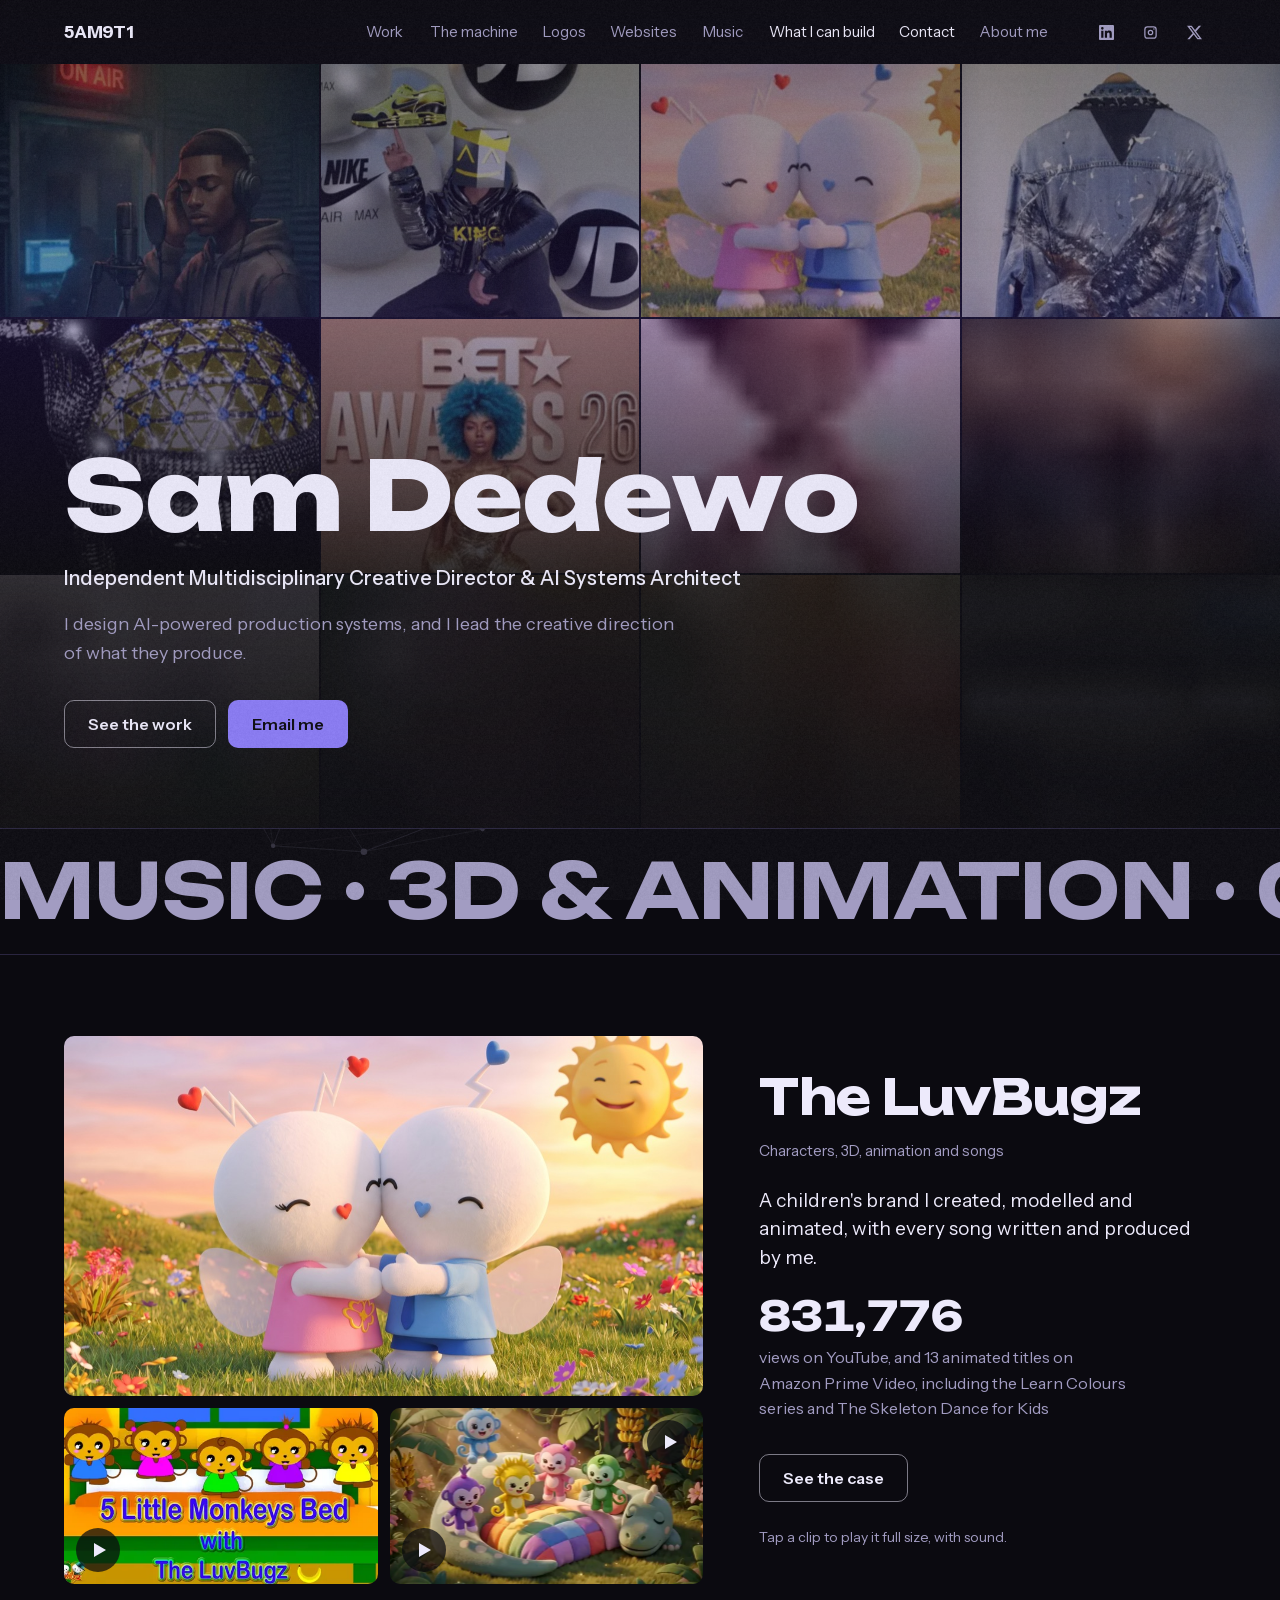
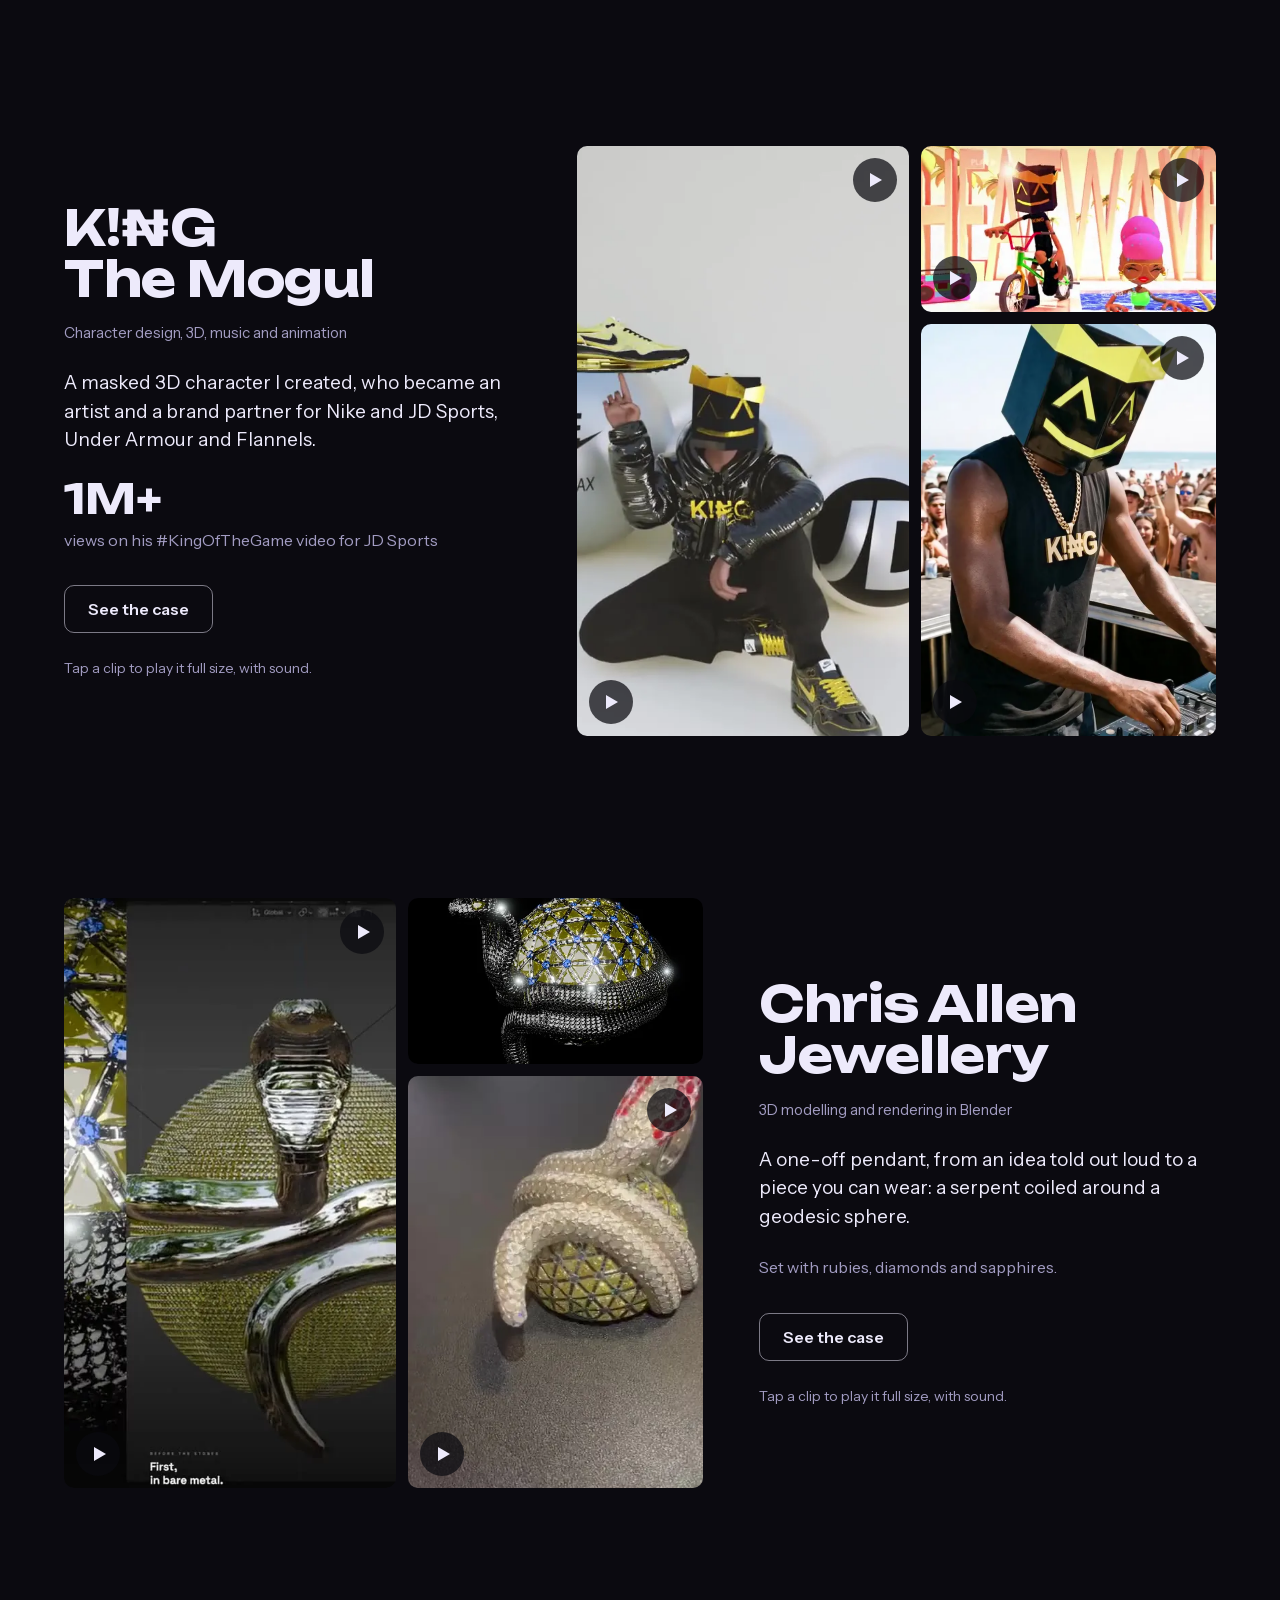
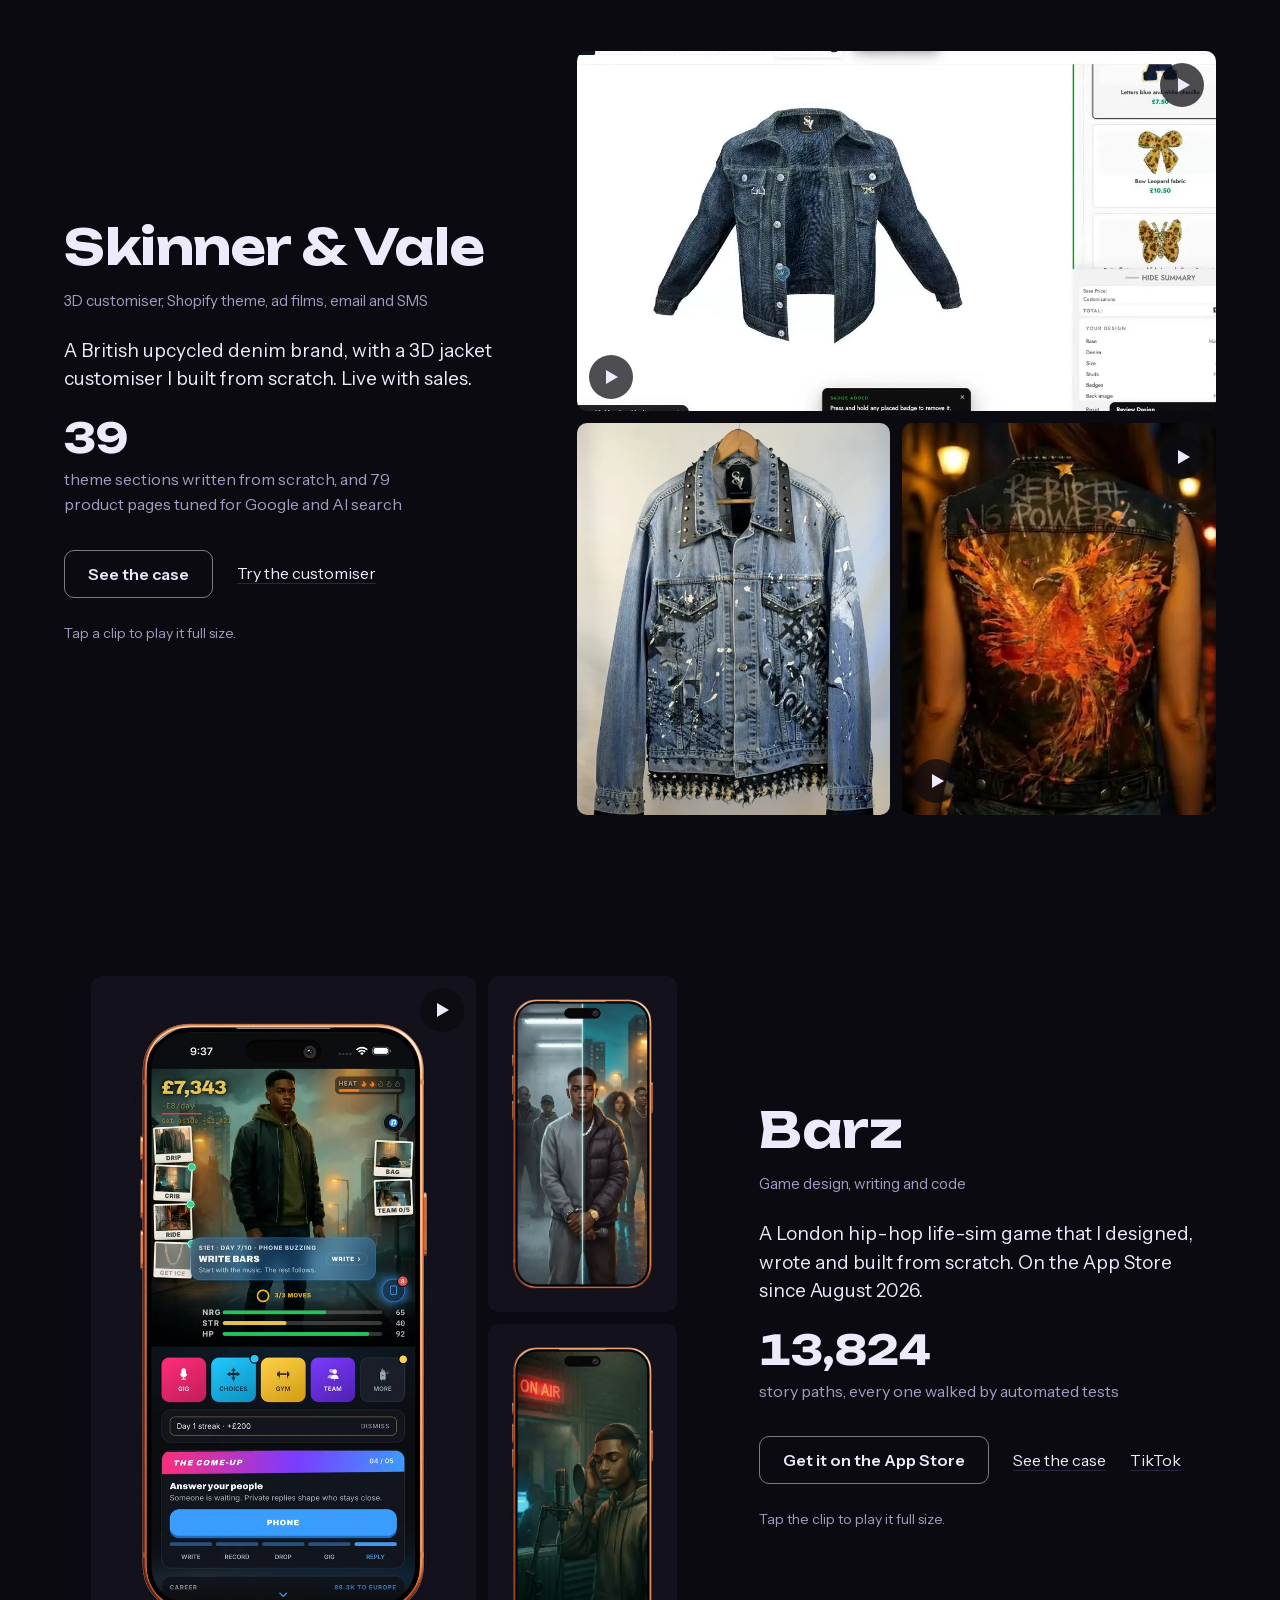
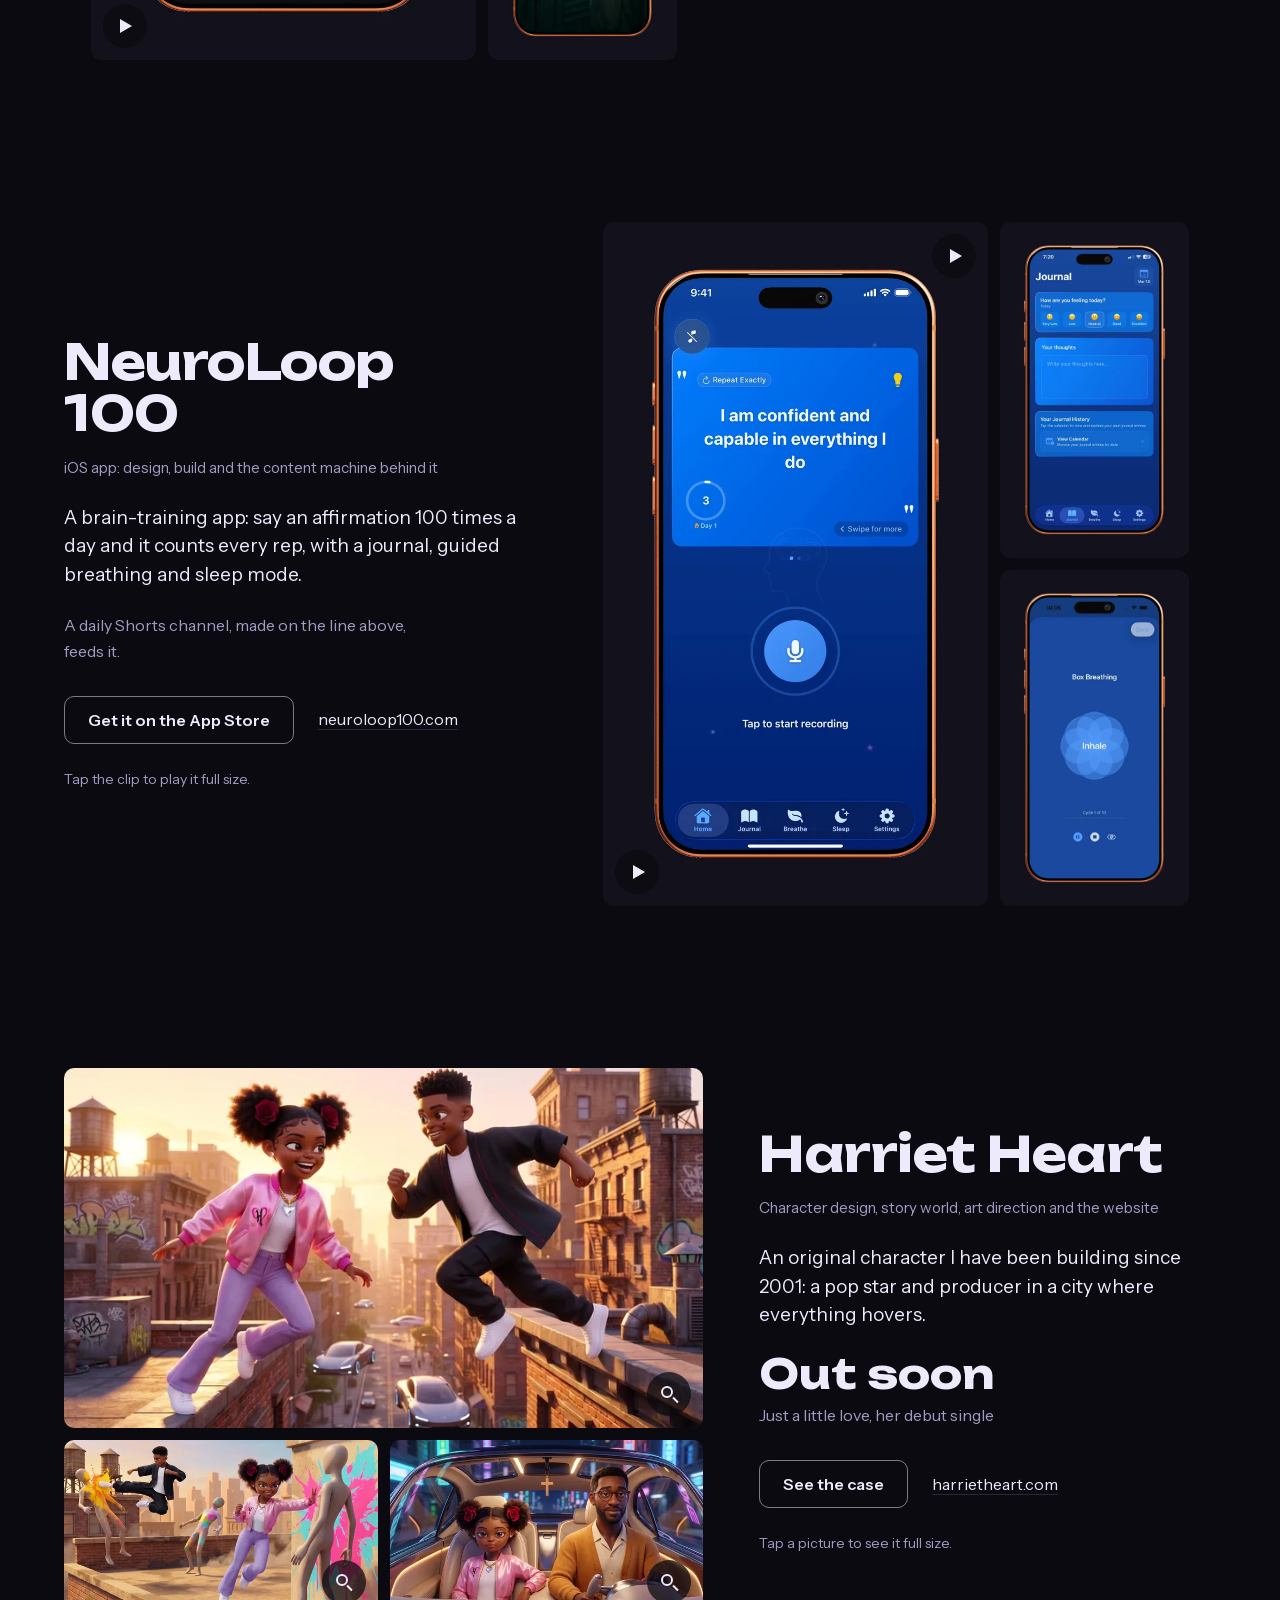
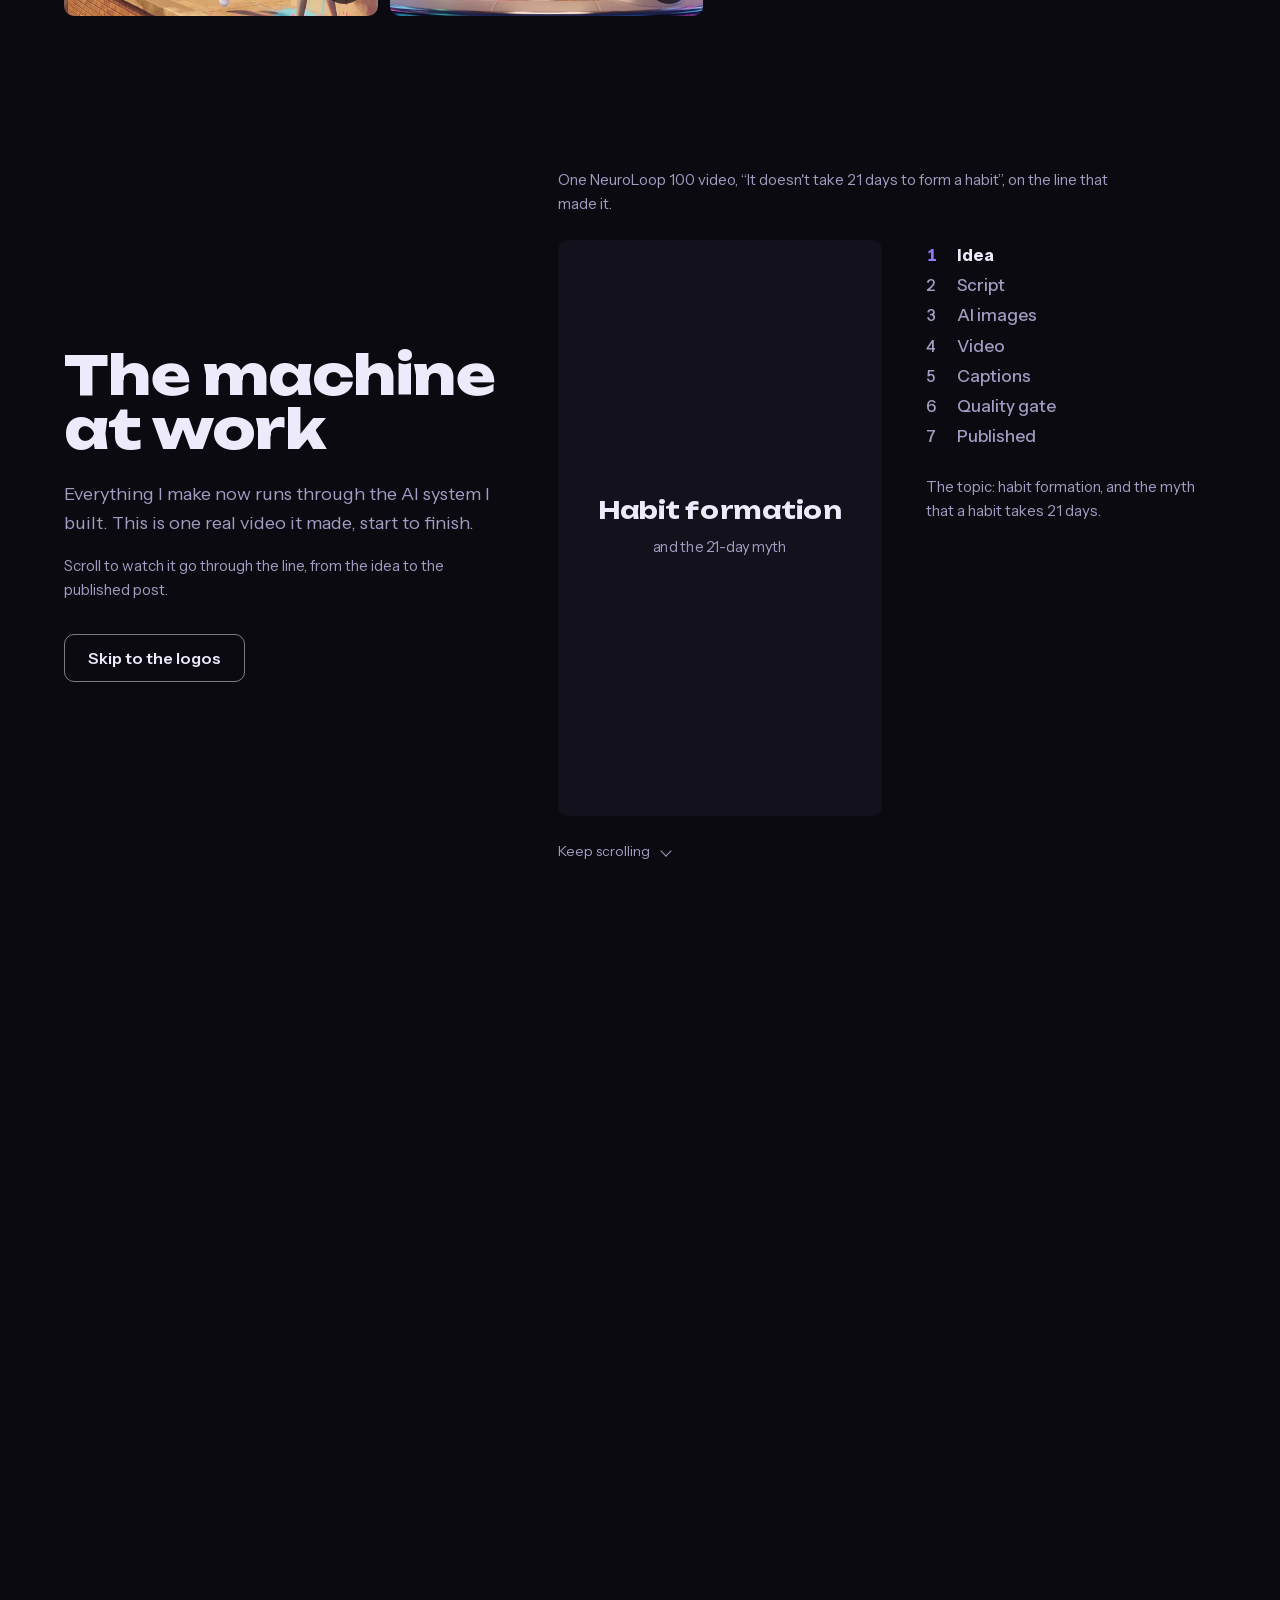
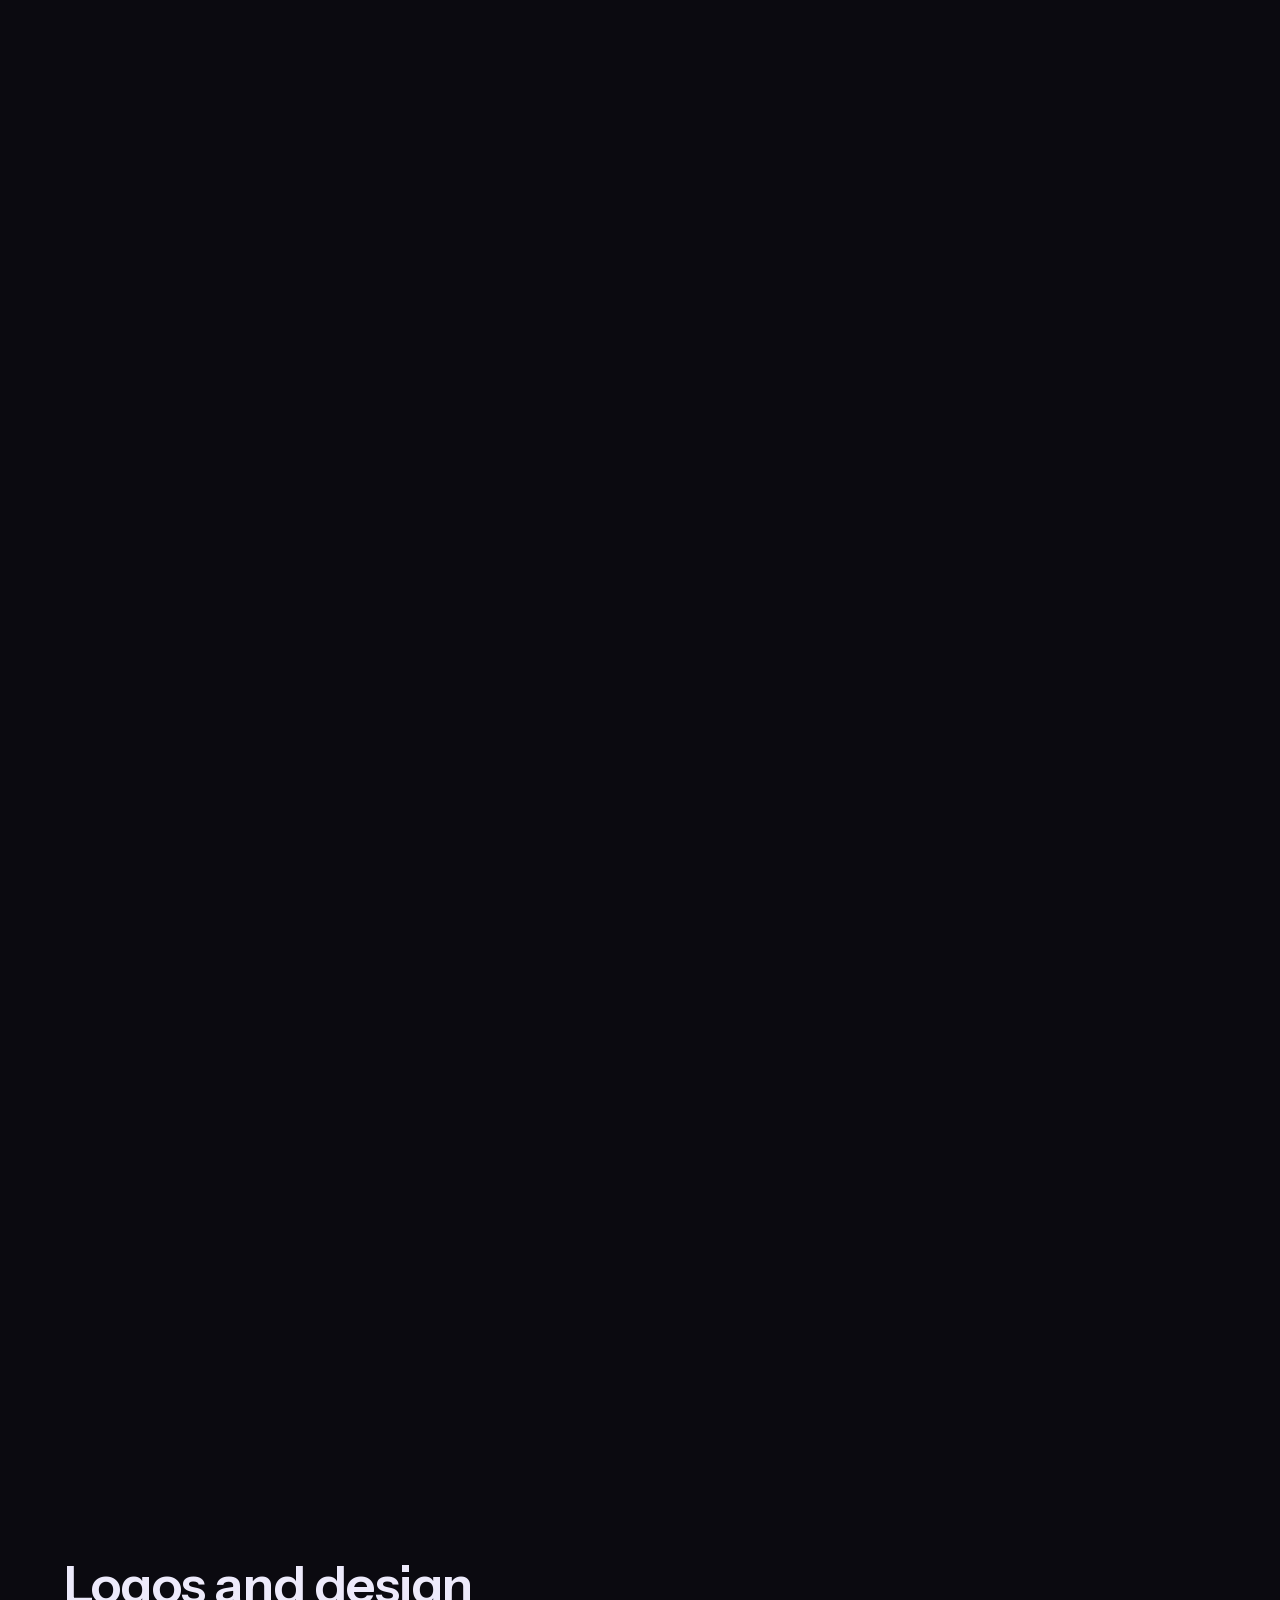
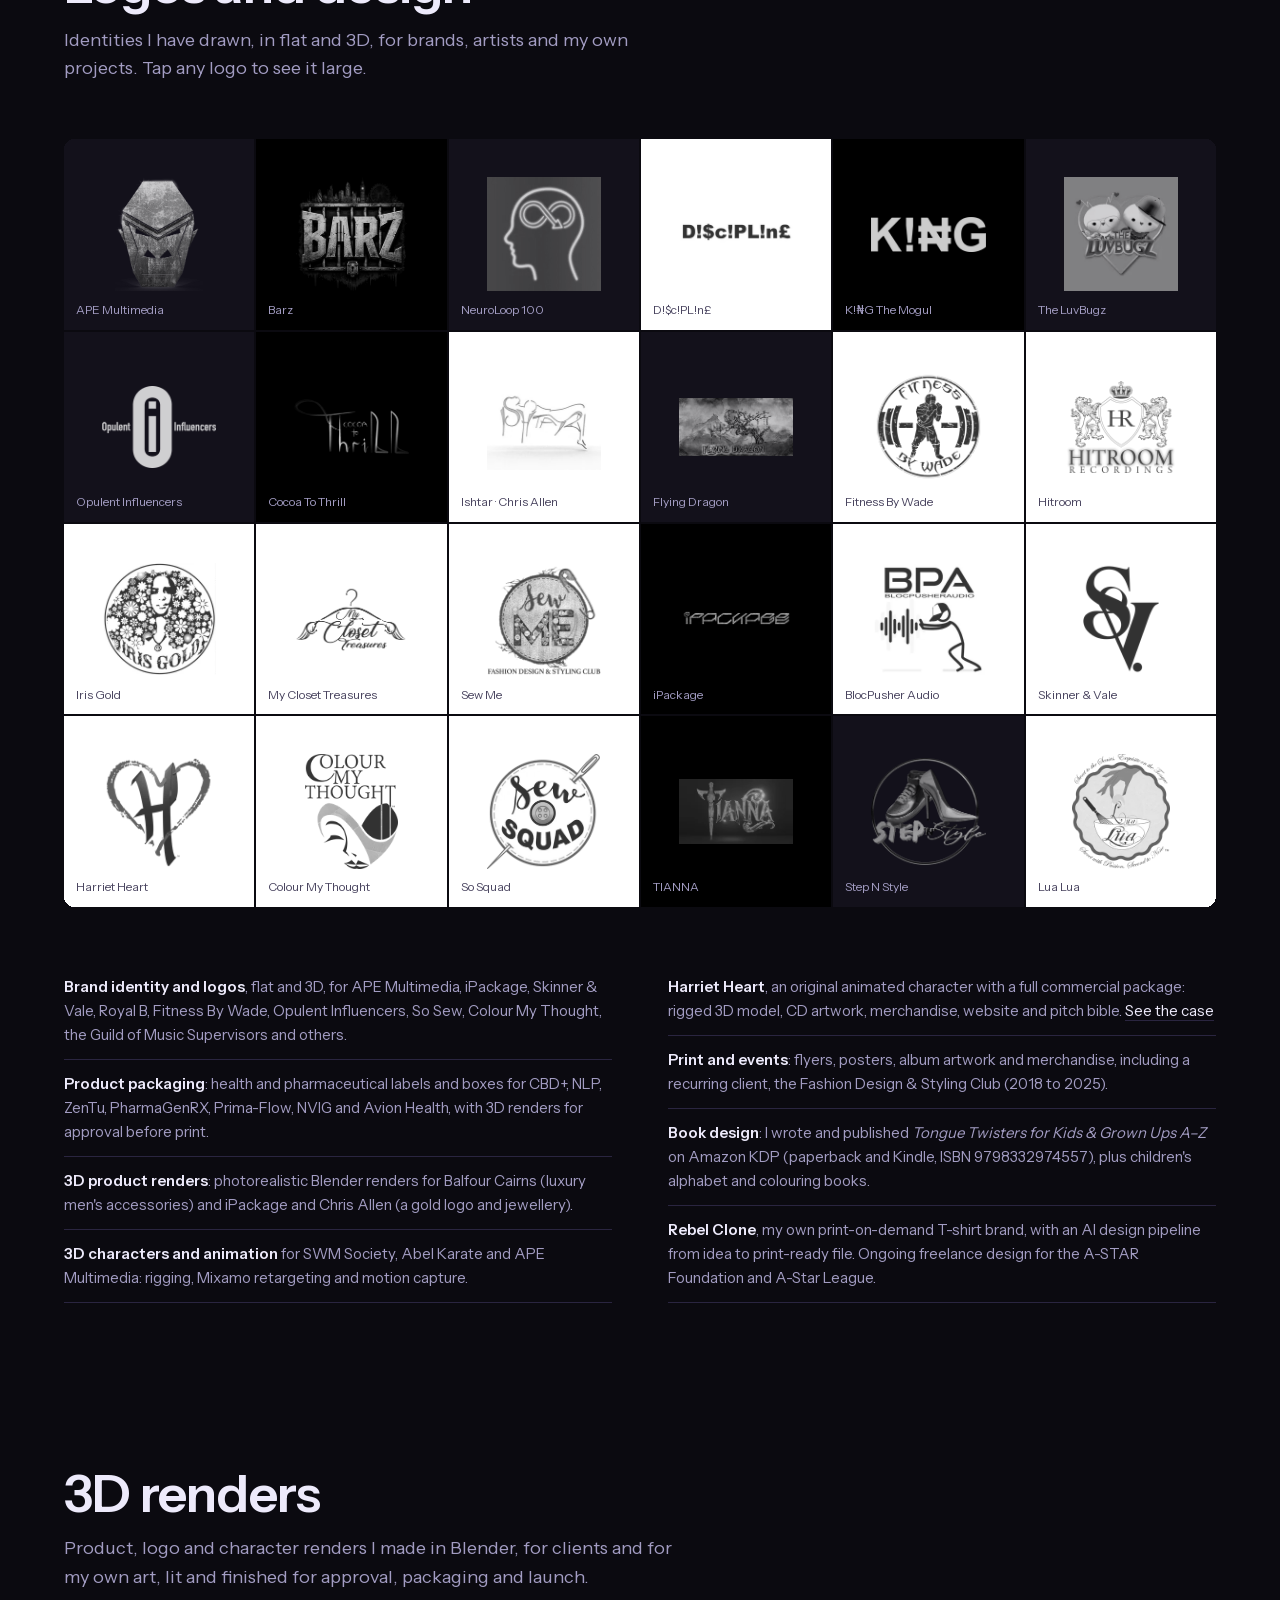
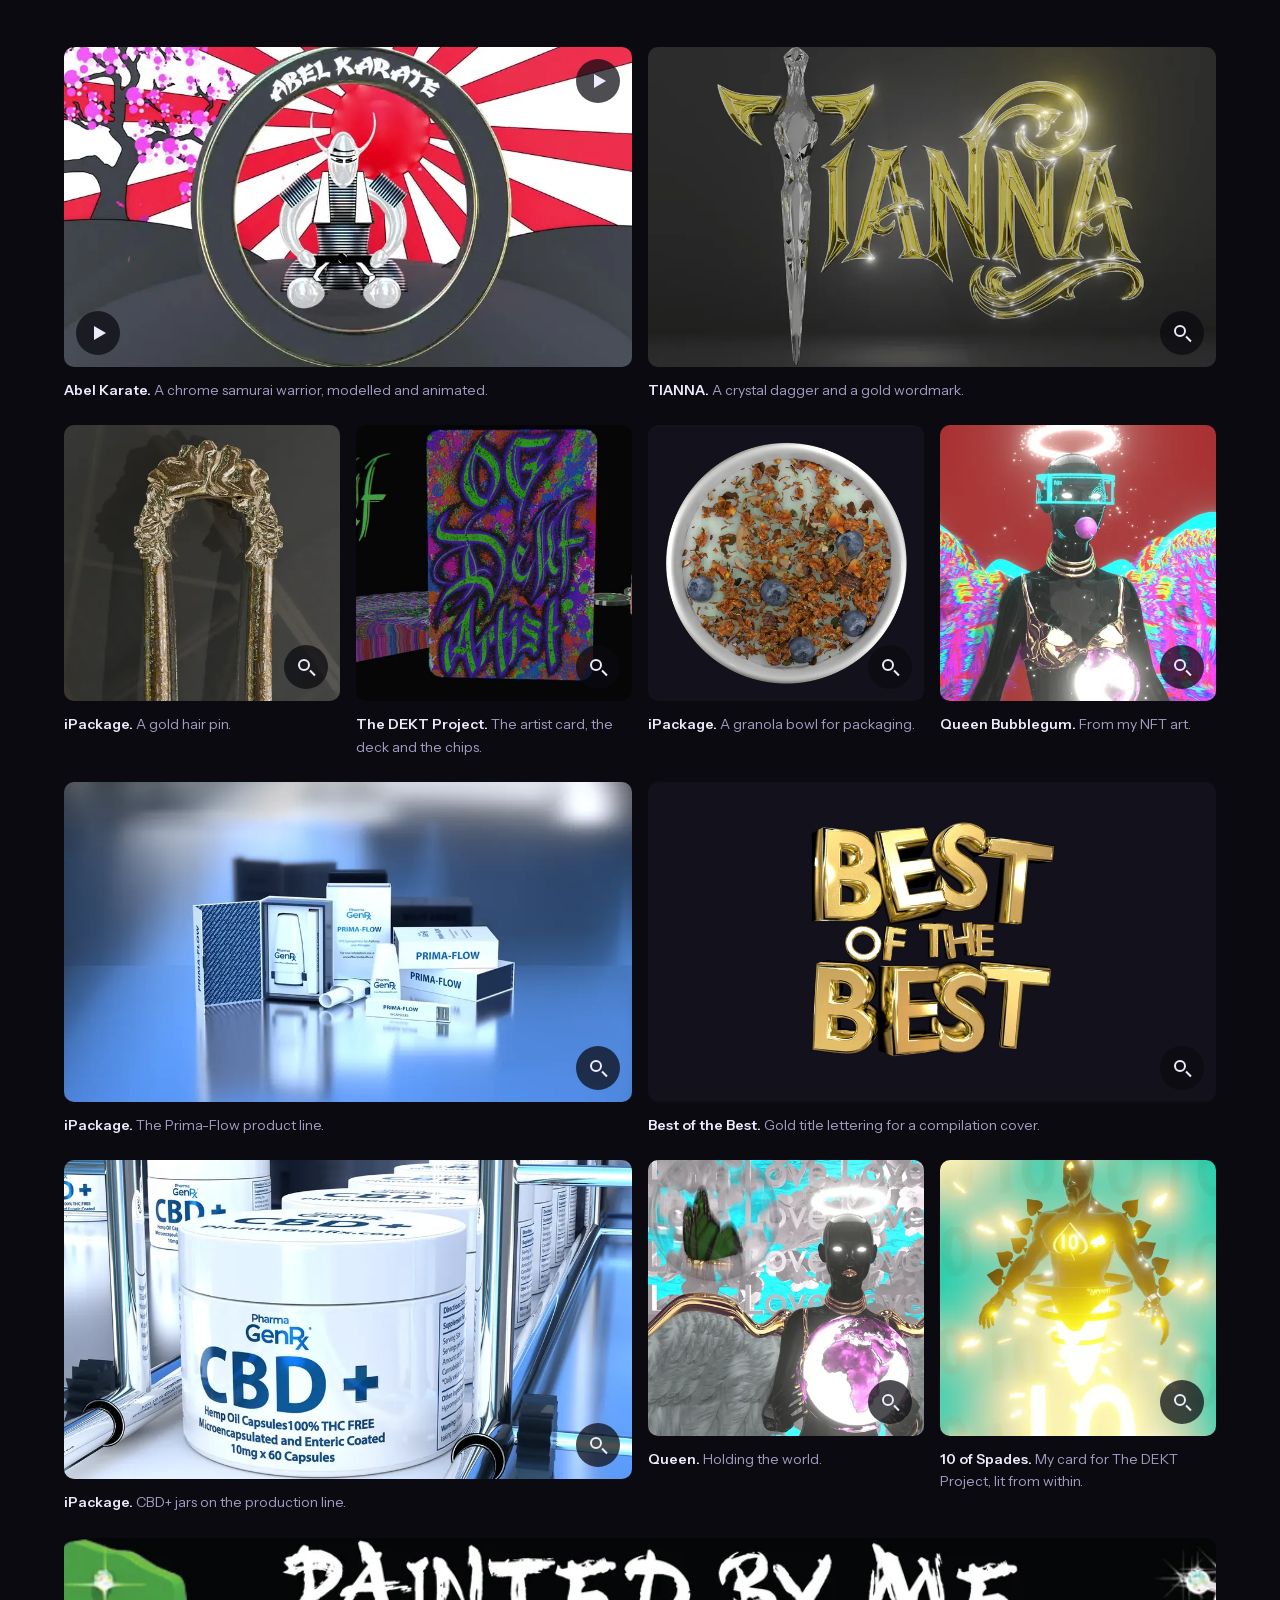
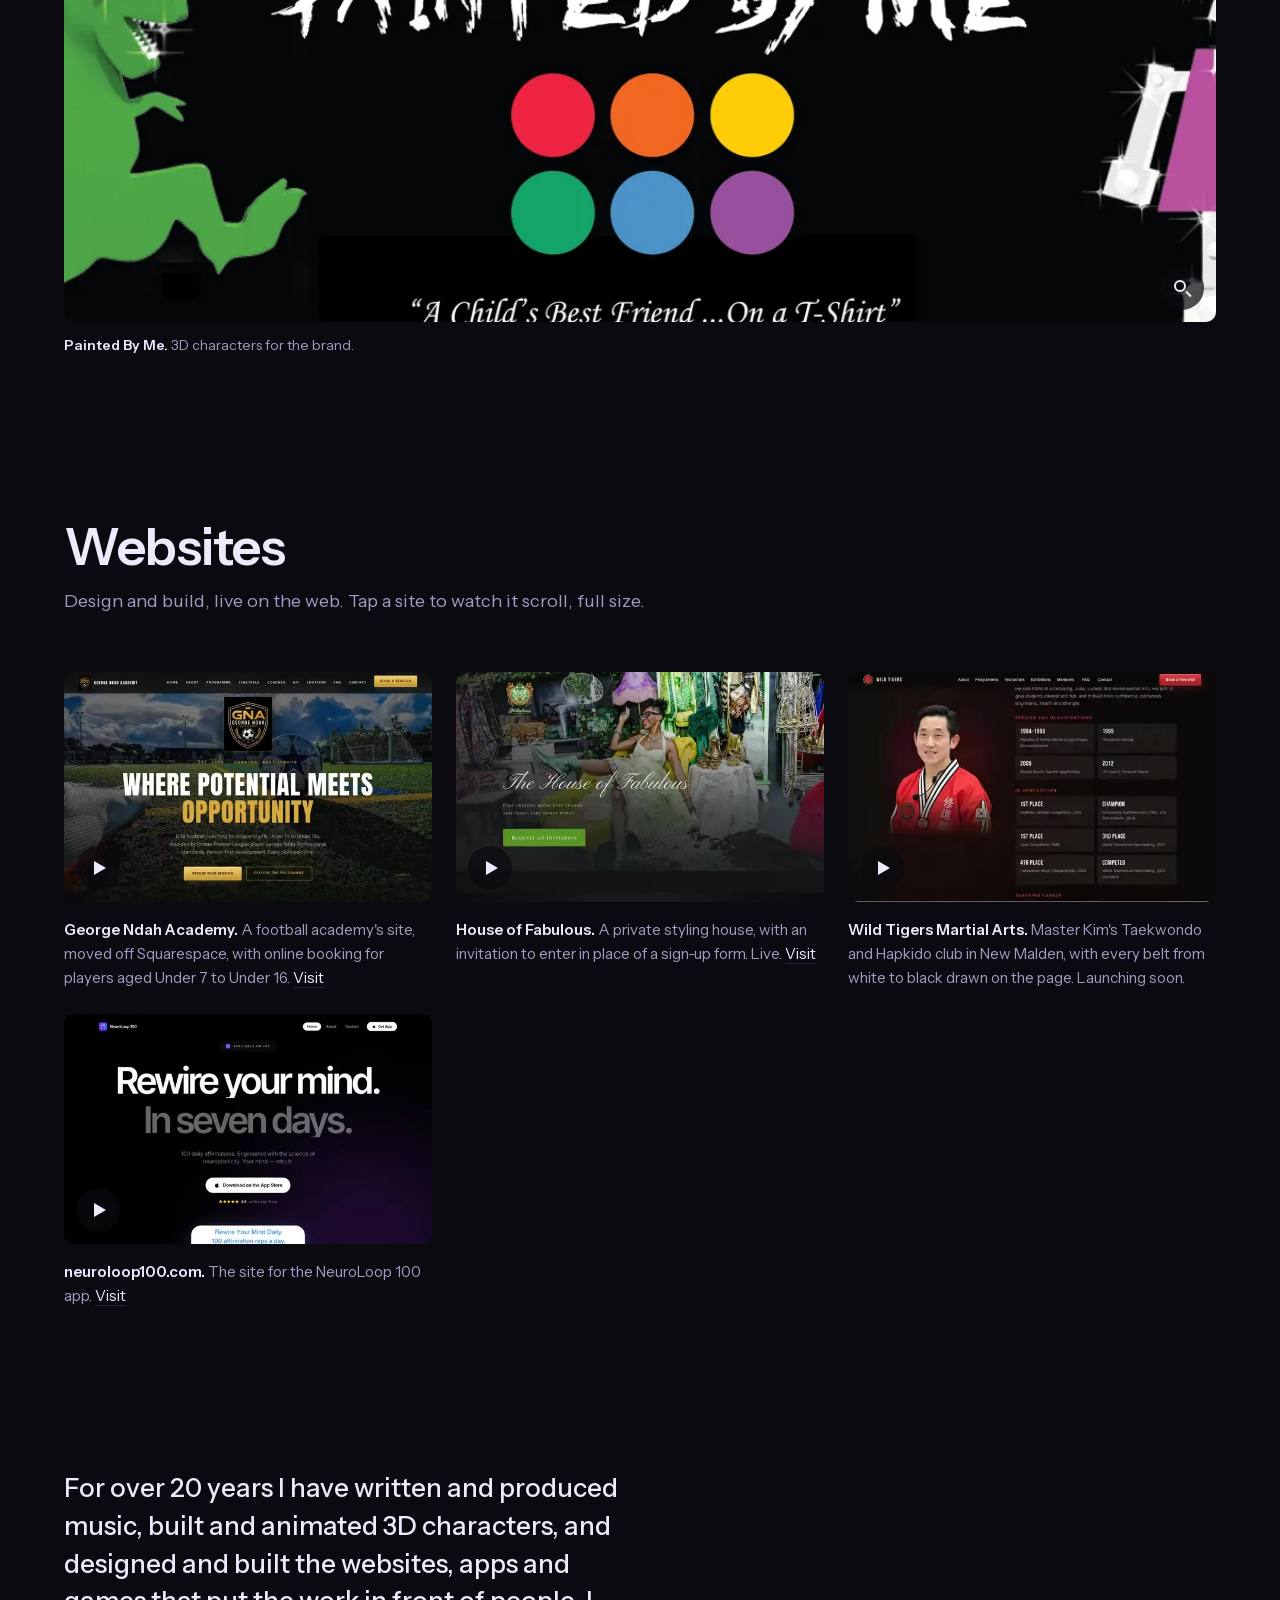
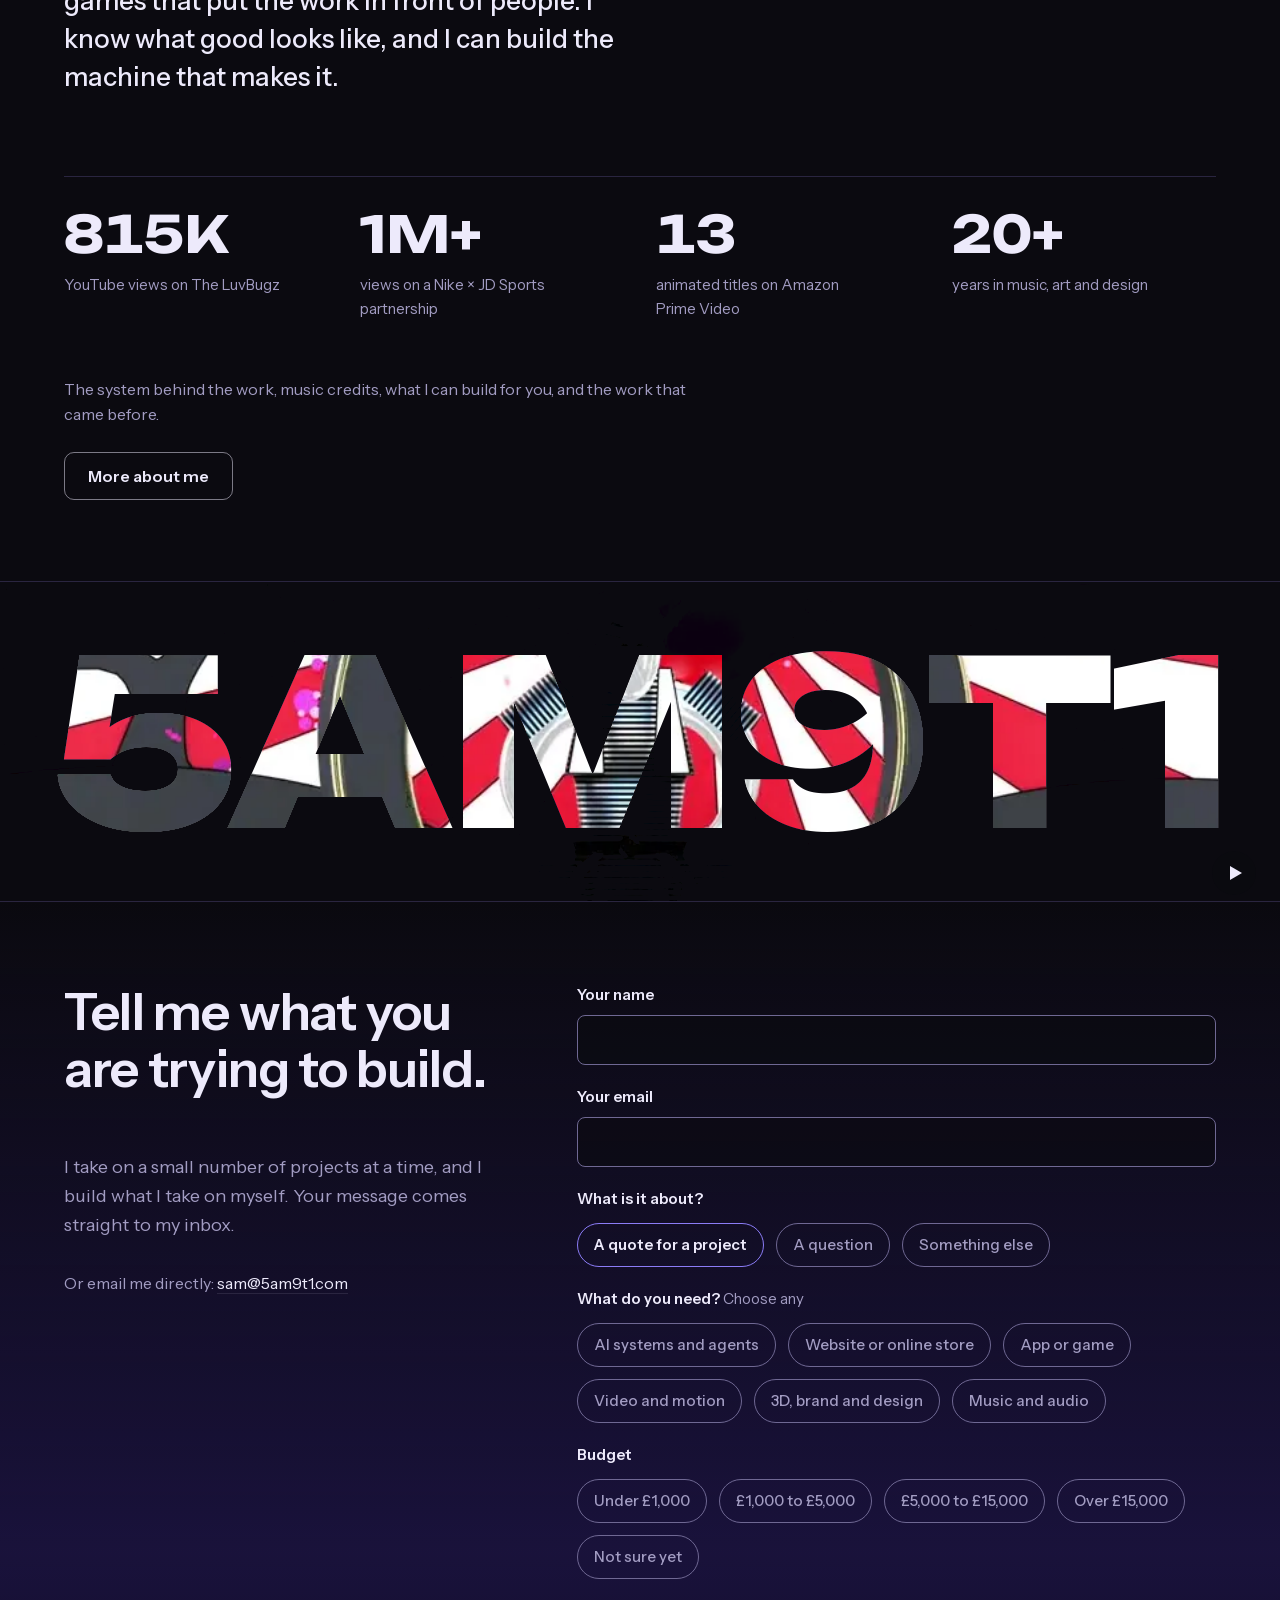
<file: index.html>
<!doctype html>
<html lang="en-GB">
<head>
<meta charset="utf-8">
<meta name="viewport" content="width=device-width, initial-scale=1">
<title>Sam Dedewo · Creative Director and AI Systems Architect · 5AM9T1</title>
<meta name="description" content="Sam Dedewo, creative director and AI systems architect. Music for film, 3D characters for Nike and JD Sports, The LuvBugz on Prime Video, games and apps.">
<link rel="canonical" href="https://5am9t1.com/">
<meta name="robots" content="index, follow, max-snippet:-1, max-image-preview:large, max-video-preview:-1">
<meta name="author" content="Sam Dedewo">
<meta name="theme-color" content="#0B0A10">
<meta property="og:type" content="profile">
<meta property="og:site_name" content="5AM9T1">
<meta property="og:locale" content="en_GB">
<meta property="og:title" content="Sam Dedewo · Creative Director and AI Systems Architect">
<meta property="og:description" content="I design AI-powered production systems, and I lead the creative direction of what they produce.">
<meta property="og:url" content="https://5am9t1.com/">
<meta property="og:image" content="https://5am9t1.com/assets/img/og-share-v4.jpg">
<meta property="og:image:width" content="1200">
<meta property="og:image:height" content="630">
<meta property="og:image:alt" content="Work by Sam Dedewo: The LuvBugz, Harriet Heart, a Skinner and Vale jacket, the Chris Allen pendant, K!₦G The Mogul and Barz">
<meta property="profile:first_name" content="Sam">
<meta property="profile:last_name" content="Dedewo">
<meta name="twitter:card" content="summary_large_image">
<meta name="twitter:site" content="@5am9t1">
<meta name="twitter:creator" content="@5am9t1">
<meta name="twitter:title" content="Sam Dedewo · Creative Director and AI Systems Architect">
<meta name="twitter:description" content="I design AI-powered production systems, and I lead the creative direction of what they produce.">
<meta name="twitter:image" content="https://5am9t1.com/assets/img/og-share-v4.jpg">
<link rel="preload" href="/assets/fonts/InstrumentSans-400-700-latin.woff2" as="font" type="font/woff2" crossorigin>
<link rel="preload" href="/assets/fonts/Unbounded-800-latin.woff2" as="font" type="font/woff2" crossorigin>
<link rel="icon" href="/favicon.svg" type="image/svg+xml">
<script src="/assets/top.js?v=20260925b"></script>
<script>try{if(sessionStorage.getItem("sd-intro"))document.documentElement.classList.add("seen-intro");else sessionStorage.setItem("sd-intro","1")}catch(e){}</script>
<link rel="stylesheet" href="/assets/site.css?v=20261112">
<link rel="stylesheet" href="/assets/dress.css?v=20261020">
<script type="application/ld+json">
{
  "@context": "https://schema.org",
  "@graph": [
    {
      "@type": "WebSite",
      "@id": "https://5am9t1.com/#website",
      "url": "https://5am9t1.com/",
      "name": "5AM9T1",
      "inLanguage": "en-GB",
      "publisher": {
        "@id": "https://5am9t1.com/#sam"
      }
    },
    {
      "@type": "ProfilePage",
      "@id": "https://5am9t1.com/#page",
      "url": "https://5am9t1.com/",
      "name": "Sam Dedewo · Creative Director and AI Systems Architect",
      "isPartOf": {
        "@id": "https://5am9t1.com/#website"
      },
      "mainEntity": {
        "@id": "https://5am9t1.com/#sam"
      },
      "dateModified": "2026-09-21",
      "speakable": {
        "@type": "SpeakableSpecification",
        "cssSelector": [
          ".hero-copy .lead",
          ".intro",
          ".proof"
        ]
      }
    },
    {
      "@type": "Person",
      "@id": "https://5am9t1.com/#sam",
      "name": "Sam Dedewo",
      "alternateName": [
        "Wilfred Samson Dedewo",
        "5AM9T1"
      ],
      "jobTitle": "Independent Multidisciplinary Creative Director and AI Systems Architect",
      "description": "Creative director, songwriter, producer and AI systems architect. Creator of The LuvBugz and K!₦G The Mogul, and builder of the Barz game and the MissionControl AI operating system.",
      "url": "https://5am9t1.com/",
      "email": "mailto:sam@5am9t1.com",
      "image": "https://5am9t1.com/assets/img/og-share-v4.jpg",
      "sameAs": [
        "https://www.linkedin.com/in/samdedewo",
        "https://www.instagram.com/5am9t1",
        "https://x.com/5am9t1",
        "https://github.com/5am9t1"
      ],
      "brand": {
        "@type": "Brand",
        "name": "5AM9T1"
      },
      "knowsAbout": [
        "Creative direction",
        "AI systems",
        "AI agents",
        "Songwriting",
        "Music production",
        "Film scoring",
        "3D character design",
        "Animation",
        "Game development",
        "iOS apps",
        "Shopify",
        "SEO",
        "Generative engine optimisation"
      ]
    },
    {
      "@type": "ItemList",
      "name": "Selected work by Sam Dedewo",
      "itemListElement": [
        {
          "@type": "ListItem",
          "position": 1,
          "item": {
            "@type": "CreativeWorkSeries",
            "name": "The LuvBugz",
            "creator": {
              "@id": "https://5am9t1.com/#sam"
            },
            "url": "https://5am9t1.com/work/the-luvbugz/",
            "description": "A children's animation brand with 13 titles on Amazon Prime Video and 831,776 YouTube views.",
            "sameAs": [
              "https://theluvbugz.net/"
            ]
          }
        },
        {
          "@type": "ListItem",
          "position": 2,
          "item": {
            "@type": "CreativeWork",
            "name": "K!₦G The Mogul",
            "creator": {
              "@id": "https://5am9t1.com/#sam"
            },
            "description": "A masked 3D character and music artist, with paid partnerships for Nike and JD Sports, Under Armour and Flannels.",
            "sameAs": [
              "https://www.tiktok.com/@kingthemogul",
              "https://www.youtube.com/@kingthemogul",
              "https://www.instagram.com/kingthemogul"
            ],
            "url": "https://5am9t1.com/work/king-the-mogul/"
          }
        },
        {
          "@type": "ListItem",
          "position": 3,
          "item": {
            "@type": "CreativeWork",
            "name": "Chris Allen Jewellery pendant",
            "creator": {
              "@id": "https://5am9t1.com/#sam"
            },
            "description": "A serpent coiled around a geodesic sphere, modelled in Blender and set with rubies, diamonds and sapphires.",
            "url": "https://5am9t1.com/work/chris-allen-pendant/"
          }
        },
        {
          "@type": "ListItem",
          "position": 4,
          "item": {
            "@type": "WebSite",
            "name": "Skinner & Vale",
            "url": "https://5am9t1.com/work/skinner-and-vale/",
            "creator": {
              "@id": "https://5am9t1.com/#sam"
            },
            "sameAs": [
              "https://skinnerandvale.com/"
            ]
          }
        },
        {
          "@type": "ListItem",
          "position": 5,
          "item": {
            "@type": "VideoGame",
            "name": "Barz: UK Rap Life Sim",
            "author": {
              "@id": "https://5am9t1.com/#sam"
            },
            "gamePlatform": "iOS",
            "url": "https://5am9t1.com/work/barz/",
            "sameAs": [
              "https://apps.apple.com/us/app/barz-uk-rap-life-sim/id6785560902"
            ]
          }
        },
        {
          "@type": "ListItem",
          "position": 6,
          "item": {
            "@type": "MobileApplication",
            "name": "NeuroLoop 100",
            "author": {
              "@id": "https://5am9t1.com/#sam"
            },
            "operatingSystem": "iOS",
            "applicationCategory": "EducationalApplication",
            "url": "https://apps.apple.com/gb/app/neuroloop-100/id6748347800"
          }
        },
        {
          "@type": "ListItem",
          "position": 7,
          "item": {
            "@type": "CreativeWork",
            "name": "Harriet Heart",
            "creator": {
              "@id": "https://5am9t1.com/#sam"
            },
            "url": "https://5am9t1.com/work/harriet-heart/",
            "description": "An original character in development since 2001: a pop star and producer in Vellacity, a city where everything hovers.",
            "sameAs": [
              "https://harrietheart.com/"
            ]
          }
        },
        {
          "@type": "ListItem",
          "position": 8,
          "item": {
            "@type": "WebSite",
            "name": "George Ndah Academy",
            "url": "https://georgendahacademy.co.uk/",
            "creator": {
              "@id": "https://5am9t1.com/#sam"
            }
          }
        },
        {
          "@type": "ListItem",
          "position": 9,
          "item": {
            "@type": "Movie",
            "name": "Reasonable Excuse",
            "director": {
              "@type": "Person",
              "name": "Samona Williams"
            },
            "musicBy": {
              "@id": "https://5am9t1.com/#sam"
            }
          }
        }
      ]
    },
    {
      "@type": "VideoObject",
      "name": "5 Little Monkeys Bed with The LuvBugz, 372,000 views",
      "description": "The most watched LuvBugz video, with 372,000 views on YouTube. Song, characters and animation by Sam Dedewo.",
      "thumbnailUrl": "https://5am9t1.com/assets/opt/luvbugz-yt-960.webp",
      "uploadDate": "2019-04-03",
      "duration": "PT4M19S",
      "creator": {
        "@id": "https://5am9t1.com/#sam"
      },
      "embedUrl": "https://www.youtube-nocookie.com/embed/95kkbQ9k9Z0",
      "url": "https://www.youtube.com/watch?v=95kkbQ9k9Z0"
    },
    {
      "@type": "VideoObject",
      "name": "The LuvBugz in 3D, the new series in production",
      "description": "The LuvBugz in 3D: a pilot from the new series Sam Dedewo is making.",
      "thumbnailUrl": "https://5am9t1.com/assets/media/luvbugz-pilot-poster.jpg",
      "uploadDate": "2026-09-22",
      "duration": "PT8S",
      "creator": {
        "@id": "https://5am9t1.com/#sam"
      },
      "contentUrl": "https://5am9t1.com/assets/media/luvbugz-pilot.mp4"
    },
    {
      "@type": "VideoObject",
      "name": "Nike Air Max, for JD Sports",
      "description": "The Nike Air Max and JD Sports partnership: K!₦G The Mogul spins an Air Max as Nike and JD balls drop around him.",
      "thumbnailUrl": "https://5am9t1.com/assets/media/ktm-jd-poster.jpg",
      "uploadDate": "2026-09-21",
      "duration": "PT15S",
      "creator": {
        "@id": "https://5am9t1.com/#sam"
      },
      "contentUrl": "https://5am9t1.com/assets/media/ktm-jd.mp4"
    },
    {
      "@type": "VideoObject",
      "name": "HEATWAVE, K!₦G The Mogul x Washington Heights",
      "description": "HEATWAVE, the music video by K!₦G The Mogul and Washington Heights. Music and animation by Sam Dedewo.",
      "thumbnailUrl": "https://5am9t1.com/assets/opt/ktm-heatwave-pool-poster.webp",
      "uploadDate": "2022-09-27",
      "duration": "PT3M6S",
      "creator": {
        "@id": "https://5am9t1.com/#sam"
      },
      "embedUrl": "https://www.youtube-nocookie.com/embed/ciSN3tahMcw",
      "url": "https://www.youtube.com/watch?v=ciSN3tahMcw"
    },
    {
      "@type": "VideoObject",
      "name": "K!₦G The Mogul on the decks",
      "description": "K!₦G The Mogul, the masked 3D character created by Sam Dedewo, on the decks at a beach party.",
      "thumbnailUrl": "https://5am9t1.com/assets/media/ktm-dj-poster.jpg",
      "uploadDate": "2026-09-21",
      "duration": "PT5S",
      "creator": {
        "@id": "https://5am9t1.com/#sam"
      },
      "contentUrl": "https://5am9t1.com/assets/media/ktm-dj.mp4"
    },
    {
      "@type": "VideoObject",
      "name": "The Chris Allen pendant, from the first block-out to the finished piece",
      "description": "The Chris Allen Jewellery pendant, from the first block-out in Blender to the finished piece in precious stones.",
      "thumbnailUrl": "https://5am9t1.com/assets/media/chris-reel-v2-poster.jpg",
      "uploadDate": "2026-09-22",
      "duration": "PT30S",
      "creator": {
        "@id": "https://5am9t1.com/#sam"
      },
      "contentUrl": "https://5am9t1.com/assets/media/chris-reel-v2.mp4"
    },
    {
      "@type": "VideoObject",
      "name": "The finished pendant, turning in the light",
      "description": "The finished pendant, a serpent coiled around a geodesic sphere, modelled in Blender by Sam Dedewo.",
      "thumbnailUrl": "https://5am9t1.com/assets/media/chris-ring-poster.jpg",
      "uploadDate": "2026-09-21",
      "duration": "PT8S",
      "creator": {
        "@id": "https://5am9t1.com/#sam"
      },
      "contentUrl": "https://5am9t1.com/assets/media/chris-ring.mp4"
    },
    {
      "@type": "VideoObject",
      "name": "The Skinner and Vale 3D customiser: badges placed on the jacket, then a turn",
      "description": "The Skinner & Vale 3D customiser built by Sam Dedewo: badges picked and placed on the jacket, then a full turn.",
      "thumbnailUrl": "https://5am9t1.com/assets/media/sv-badges-poster.jpg",
      "uploadDate": "2026-09-22",
      "duration": "PT20S",
      "creator": {
        "@id": "https://5am9t1.com/#sam"
      },
      "contentUrl": "https://5am9t1.com/assets/media/sv-badges.mp4"
    },
    {
      "@type": "VideoObject",
      "name": "The Phoenix gilet, an ad film for Skinner and Vale",
      "description": "The Phoenix gilet, an ad film for Skinner & Vale.",
      "thumbnailUrl": "https://5am9t1.com/assets/media/sv-phoenix-poster.jpg",
      "uploadDate": "2026-09-22",
      "duration": "PT5S",
      "creator": {
        "@id": "https://5am9t1.com/#sam"
      },
      "contentUrl": "https://5am9t1.com/assets/media/sv-phoenix.mp4"
    },
    {
      "@type": "VideoObject",
      "name": "Barz on an iPhone: the home screen, a fight won, writing bars, the gigs ladder and crowd control",
      "description": "Barz, the London hip-hop life-sim game by Sam Dedewo, on an iPhone: the home screen, a fight won, writing bars, the gigs ladder and crowd control.",
      "thumbnailUrl": "https://5am9t1.com/assets/media/barz-phone-poster.jpg",
      "uploadDate": "2026-09-26",
      "duration": "PT15S",
      "creator": {
        "@id": "https://5am9t1.com/#sam"
      },
      "contentUrl": "https://5am9t1.com/assets/media/barz-phone.mp4"
    },
    {
      "@type": "VideoObject",
      "name": "NeuroLoop 100 in use: an affirmation, the journal, box breathing and sleep mode",
      "description": "NeuroLoop 100, the iOS app by Sam Dedewo, in use: a daily affirmation, the journal, box breathing and sleep mode.",
      "thumbnailUrl": "https://5am9t1.com/assets/media/nl100-phone-poster.jpg",
      "uploadDate": "2026-09-22",
      "duration": "PT30S",
      "creator": {
        "@id": "https://5am9t1.com/#sam"
      },
      "contentUrl": "https://5am9t1.com/assets/media/nl100-phone.mp4"
    },
    {
      "@type": "VideoObject",
      "name": "Abel Karate: a chrome samurai warrior, modelled and animated",
      "description": "Abel Karate: a chrome samurai warrior, modelled and animated in 3D by Sam Dedewo.",
      "thumbnailUrl": "https://5am9t1.com/assets/renders/abel-karate-poster.jpg",
      "uploadDate": "2026-09-22",
      "duration": "PT11S",
      "creator": {
        "@id": "https://5am9t1.com/#sam"
      },
      "contentUrl": "https://5am9t1.com/assets/renders/abel-karate.mp4"
    },
    {
      "@type": "VideoObject",
      "name": "georgendahacademy.co.uk, from the top of the page to the bottom",
      "description": "georgendahacademy.co.uk, a website by Sam Dedewo, scrolled from top to bottom.",
      "thumbnailUrl": "https://5am9t1.com/assets/media/site-gna-poster.jpg",
      "uploadDate": "2026-09-22",
      "duration": "PT17S",
      "creator": {
        "@id": "https://5am9t1.com/#sam"
      },
      "contentUrl": "https://5am9t1.com/assets/media/site-gna.mp4"
    },
    {
      "@type": "VideoObject",
      "name": "House of Fabulous, from the top of the page to the bottom",
      "description": "House of Fabulous, a website by Sam Dedewo, scrolled from top to bottom.",
      "thumbnailUrl": "https://5am9t1.com/assets/media/site-hof-poster.jpg",
      "uploadDate": "2026-09-22",
      "duration": "PT15S",
      "creator": {
        "@id": "https://5am9t1.com/#sam"
      },
      "contentUrl": "https://5am9t1.com/assets/media/site-hof.mp4"
    },
    {
      "@type": "VideoObject",
      "name": "Wild Tigers Martial Arts, from the top of the page to the bottom",
      "description": "Wild Tigers Martial Arts, a website by Sam Dedewo for a Taekwondo and Hapkido club in New Malden, scrolled from top to bottom.",
      "thumbnailUrl": "https://5am9t1.com/assets/opt/site-wt-poster.webp",
      "uploadDate": "2026-11-08",
      "duration": "PT41S",
      "creator": {
        "@id": "https://5am9t1.com/#sam"
      },
      "contentUrl": "https://5am9t1.com/assets/media/site-wt-v2.mp4"
    },
    {
      "@type": "VideoObject",
      "name": "neuroloop100.com, from the top of the page to the bottom",
      "description": "neuroloop100.com, a website by Sam Dedewo, scrolled from top to bottom.",
      "thumbnailUrl": "https://5am9t1.com/assets/media/site-nl100-poster.jpg",
      "uploadDate": "2026-09-22",
      "duration": "PT14S",
      "creator": {
        "@id": "https://5am9t1.com/#sam"
      },
      "contentUrl": "https://5am9t1.com/assets/media/site-nl100.mp4"
    },
    {
      "@type": "VideoObject",
      "name": "It does not take 21 days to form a habit: a NeuroLoop 100 episode",
      "description": "A NeuroLoop 100 episode made by the production system Sam Dedewo built: idea, script, AI images, video, captions, quality check, published.",
      "thumbnailUrl": "https://5am9t1.com/assets/media/nl100-v8-poster.jpg",
      "uploadDate": "2026-03-27",
      "duration": "PT1M3S",
      "creator": {
        "@id": "https://5am9t1.com/#sam"
      },
      "embedUrl": "https://www.youtube-nocookie.com/embed/hjhBad4yG84",
      "url": "https://www.youtube.com/watch?v=hjhBad4yG84"
    }
  ]
}
</script>
</head>
<body>
<a class="skip" href="#main">Skip to content</a>
<div class="grain" aria-hidden="true"></div>

<header class="nav">
  <div class="wrap nav-inner">
    <a class="brand" href="/" aria-label="5AM9T1, home">5AM9T1</a>
    <nav aria-label="Sections">
      <ul class="nav-links">
        <li class="nav-hide"><a href="#work">Work</a></li>
        <li class="nav-hide"><a href="#machine">The machine</a></li>
        <li class="nav-hide"><a href="#logos">Logos</a></li>
        <li class="nav-hide"><a href="#websites">Websites</a></li>
        <li class="nav-hide"><a href="/about/#music">Music</a></li>
        <li><a class="nav-build" href="/about/#services">What I can build</a></li>
        <li><a class="nav-contact" href="#contact">Contact</a></li>
        <li class="nav-hide"><a href="/about/">About me</a></li>
        <li class="nav-social"><a class="social-icon" href="https://www.linkedin.com/in/samdedewo" aria-label="Sam Dedewo on LinkedIn" rel="me"><svg viewBox="0 0 24 24" width="18" height="18" fill="currentColor" aria-hidden="true"><path d="M20.45 20.45h-3.56v-5.57c0-1.33-.02-3.04-1.85-3.04-1.85 0-2.14 1.45-2.14 2.94v5.67H9.35V9h3.41v1.56h.05c.48-.9 1.64-1.85 3.37-1.85 3.6 0 4.27 2.37 4.27 5.46v6.28zM5.34 7.43a2.06 2.06 0 1 1 0-4.13 2.06 2.06 0 0 1 0 4.13zM7.12 20.45H3.56V9h3.56v11.45zM22.22 0H1.77C.79 0 0 .77 0 1.73v20.54C0 23.23.79 24 1.77 24h20.45c.98 0 1.78-.77 1.78-1.73V1.73C24 .77 23.2 0 22.22 0z"/></svg></a><a class="social-icon" href="https://www.instagram.com/5am9t1" aria-label="Sam Dedewo on Instagram" rel="me"><svg viewBox="0 0 24 24" width="18" height="18" fill="currentColor" aria-hidden="true"><path fill-rule="evenodd" d="M7 2h10a5 5 0 0 1 5 5v10a5 5 0 0 1-5 5H7a5 5 0 0 1-5-5V7a5 5 0 0 1 5-5zm0 2a3 3 0 0 0-3 3v10a3 3 0 0 0 3 3h10a3 3 0 0 0 3-3V7a3 3 0 0 0-3-3H7zm5 3.5a4.5 4.5 0 1 1 0 9 4.5 4.5 0 0 1 0-9zm0 2a2.5 2.5 0 1 0 0 5 2.5 2.5 0 0 0 0-5zm5.5-4.2a1.2 1.2 0 1 1 0 2.4 1.2 1.2 0 0 1 0-2.4z"/></svg></a><a class="social-icon" href="https://x.com/5am9t1" aria-label="Sam Dedewo on X" rel="me"><svg viewBox="0 0 24 24" width="18" height="18" fill="currentColor" aria-hidden="true"><path d="M18.9 1.15h3.68l-8.04 9.19L24 22.85h-7.41l-5.8-7.58-6.64 7.58H.47l8.6-9.83L0 1.15h7.59l5.24 6.93zM17.61 20.64h2.04L6.49 3.24H4.3z"/></svg></a></li>
      </ul>
    </nav>
  </div>
</header>

<main id="main">

<section class="hero" aria-labelledby="hero-title">
  <div class="wrap hero-copy">
    <h1 id="hero-title" class="bt" aria-label="Sam Dedewo"><span aria-hidden="true"><span class="bw"><span class="ch" style="--i:0">S</span><span class="ch" style="--i:1">a</span><span class="ch" style="--i:2">m</span></span> <span class="bw"><span class="ch" style="--i:3">D</span><span class="ch" style="--i:4">e</span><span class="ch" style="--i:5">d</span><span class="ch" style="--i:6">e</span><span class="ch" style="--i:7">w</span><span class="ch" style="--i:8">o</span></span></span></h1>
    <p class="role">Independent Multidisciplinary Creative Director &amp; AI Systems Architect</p>
    <p class="lead">I design AI-powered production systems, and I lead the creative direction of what they produce.</p>
    <div class="hero-actions">
      <a class="btn btn-secondary" href="#work">See the work</a>
      <a class="btn btn-primary" href="mailto:sam@5am9t1.com">Email me</a>
    </div>
  </div>

  <div class="wall">
    <a class="tile" href="#barz" aria-label="Barz, a mobile game"><img data-lqip style="background:url([data-uri]) center/cover" src="/assets/opt/barz-recording-600.webp" alt="Barz: a young man at the mic in a recording booth under an ON AIR sign" width="483" height="600" fetchpriority="high"></a>
    <a class="tile" href="#ktm" aria-label="K!₦G The Mogul, a 3D character"><img data-lqip style="background:url([data-uri]) center/cover" src="/assets/opt/ktm-jd-still-600.webp" alt="K!₦G The Mogul in his crown mask, crouched among giant JD and Nike Air Max spheres" width="514" height="600" fetchpriority="high"></a>
    <a class="tile" href="#luvbugz" aria-label="The LuvBugz, a children's brand"><img data-lqip style="background:url([data-uri]) center/cover" src="/assets/opt/luvbugz-hug-600.webp" alt="The LuvBugz hug in a meadow at sunset" width="600" height="335" fetchpriority="high"></a>
    <a class="tile" href="#sv" aria-label="Skinner and Vale, a denim brand"><img data-lqip style="background:url([data-uri]) center/cover" src="/assets/opt/sv-eagle-jacket-600.webp" alt="Skinner and Vale: a hand-painted eagle across the back of a denim jacket" width="450" height="600"></a>
    <a class="tile" href="#chris" aria-label="A pendant for Chris Allen Jewellery"><img data-lqip style="background:url([data-uri]) center/cover" src="/assets/opt/chris-gem-600.webp" alt="A render of the Chris Allen pendant: a serpent around a jewelled sphere" width="600" height="337"></a>
    <a class="tile" href="/about/#studio" aria-label="Kandi Girl, an AI artist in development"><img data-lqip style="background:url([data-uri]) center/cover" src="/assets/opt/kandi-carpet-600.webp" alt="Kandi Girl on a red carpet" width="335" height="600"></a>
    <a class="tile" href="#harriet" aria-label="Harriet Heart, an original character"><picture><source media="(min-width: 801px)" srcset="/assets/opt/hh/hh-hero-wall-720.webp"><img data-lqip style="background:url([data-uri]) center/cover;object-position:50% 8%" src="[data-uri]" alt="Harriet Heart in her pink jacket, smiling" width="720" height="894"></picture></a>
    <a class="tile" href="#barz" aria-label="Barz, a mobile game"><picture><source media="(min-width: 801px)" srcset="/assets/opt/barz-dex-600.webp"><img data-lqip style="background:url([data-uri]) center/cover" src="[data-uri]" alt="Barz: Dex walks through the estate at night" width="483" height="600"></picture></a>
    <a class="tile" href="#luvbugz" aria-label="The LuvBugz, a children's brand"><picture><source media="(min-width: 801px)" srcset="/assets/opt/luvbugz-spaceship-600.webp"><img data-lqip style="background:url([data-uri]) center/cover" src="[data-uri]" alt="The LuvBugz at the door of their spaceship" width="600" height="335"></picture></a>
    <a class="tile" href="#barz" aria-label="Barz, a mobile game"><picture><source media="(min-width: 801px)" srcset="/assets/opt/barz-estate-600.webp"><img data-lqip style="background:url([data-uri]) center/cover" src="[data-uri]" alt="Barz: a London estate at dusk" width="335" height="600"></picture></a>
    <a class="tile" href="/about/#studio" aria-label="Kandi Girl, an AI artist in development"><picture><source media="(min-width: 801px)" srcset="/assets/opt/kandi-portrait-600.webp"><img data-lqip style="background:url([data-uri]) center/cover" src="[data-uri]" alt="Kandi Girl, editorial portrait" width="337" height="600"></picture></a>
    <a class="tile" href="#websites" aria-label="George Ndah Academy website"><picture><source media="(min-width: 801px)" srcset="/assets/opt/gna-site-600.webp"><img data-lqip style="background:url([data-uri]) center/cover" src="[data-uri]" alt="The George Ndah Academy website in black and gold" width="600" height="375"></picture></a>
  </div>
  <div class="scrim"></div>
</section>

<div class="marquee" aria-hidden="true">
  <div class="marquee-track">
    <span>MUSIC · 3D &amp; ANIMATION · GAMES · APPS · E-COMMERCE · AI SYSTEMS · BRAND · FILM ·</span>
    <span>MUSIC · 3D &amp; ANIMATION · GAMES · APPS · E-COMMERCE · AI SYSTEMS · BRAND · FILM ·</span>
  </div>
</div>

<section class="chapters" id="work" aria-labelledby="work-title">
  <h2 class="visually-hidden" id="work-title">Selected work</h2>

  <article class="chapter" id="luvbugz" aria-labelledby="ch-luvbugz">
    <div class="wrap chapter-inner">
      <div class="chapter-media gallery g-land">
        <figure class="g-tile g-main">
          <img data-lqip style="background:url([data-uri]) center/cover" src="/assets/img/luvbugz-hug-1600.jpg" srcset="/assets/img/luvbugz-hug-1200.jpg 1200w, /assets/img/luvbugz-hug-1600.jpg 1600w" sizes="(max-width: 899px) 100vw, 680px" alt="The LuvBugz hug in a meadow at sunset" width="1600" height="893" loading="lazy" decoding="async">
        </figure>
        <figure class="g-tile">
          <img data-lqip style="background:url([data-uri]) center/cover" src="/assets/opt/luvbugz-yt-960.webp" alt="5 Little Monkeys Bed with The LuvBugz, the video thumbnail" width="960" height="540" loading="lazy" decoding="async">
          <button class="g-open" type="button" data-yt="95kkbQ9k9Z0" data-title="5 Little Monkeys Bed with The LuvBugz, 372,000 views" aria-label="Play 5 Little Monkeys Bed with The LuvBugz, with sound"><span class="g-play" aria-hidden="true"></span></button>
        </figure>
        <figure class="g-tile">
          <video data-lqip style="background:url([data-uri]) center/cover" muted loop playsinline preload="none" poster="/assets/opt/luvbugz-pilot-poster.webp" width="1280" height="720" aria-hidden="true"><source src="/assets/media/luvbugz-pilot.mp4" type="video/mp4"></video>
          <button class="g-open" type="button" data-src="/assets/media/luvbugz-pilot.mp4" data-title="The LuvBugz in 3D, the new series in production" aria-label="Play a shot from the new 3D LuvBugz series, full size"><span class="g-play" aria-hidden="true"></span></button>
        </figure>
      </div>
      <div class="chapter-copy">
        <h3 id="ch-luvbugz">The LuvBugz</h3>
        <p class="role">Characters, 3D, animation and songs</p>
        <p class="what">A children's brand I created, modelled and animated, with every song written and produced by me.</p>
        <p class="stat"><strong>831,776</strong> views on YouTube, and 13 animated titles on Amazon Prime Video, including the Learn Colours series and The Skeleton Dance for Kids</p>
        <div class="chapter-links"><a class="btn btn-secondary" href="/work/the-luvbugz/">See the case</a></div>
        <p class="g-hint">Tap a clip to play it full size, with sound.</p>
      </div>
    </div>
  </article>

  <article class="chapter flip" id="ktm" aria-labelledby="ch-ktm">
    <div class="wrap chapter-inner">
      <div class="chapter-media gallery g-port">
        <figure class="g-tile g-main">
          <video data-lqip style="background:url([data-uri]) center/cover" muted loop playsinline preload="none" poster="/assets/opt/ktm-jd-poster.webp" width="540" height="960" aria-hidden="true"><source src="/assets/media/ktm-jd.mp4" type="video/mp4"></video>
          <button class="g-open" type="button" data-src="/assets/media/ktm-jd.mp4" data-title="Nike Air Max, for JD Sports" aria-label="Play the Nike Air Max and JD Sports clip, with sound"><span class="g-play" aria-hidden="true"></span></button>
        </figure>
        <figure class="g-tile">
          <video data-lqip style="background:url([data-uri]) center/cover" muted loop playsinline preload="none" poster="/assets/opt/ktm-heatwave-pool-poster.webp" width="640" height="360" aria-hidden="true"><source src="/assets/media/ktm-heatwave-pool.mp4" type="video/mp4"></video>
          <button class="g-open" type="button" data-yt="ciSN3tahMcw" data-title="HEATWAVE, K!₦G The Mogul x Washington Heights" aria-label="Play the HEATWAVE music video, with sound"><span class="g-play" aria-hidden="true"></span></button>
        </figure>
        <figure class="g-tile">
          <video data-lqip style="background:url([data-uri]) center/cover" muted loop playsinline preload="none" poster="/assets/opt/ktm-dj-poster.webp" width="720" height="1280" aria-hidden="true"><source src="/assets/media/ktm-dj.mp4" type="video/mp4"></video>
          <button class="g-open" type="button" data-src="/assets/media/ktm-dj.mp4" data-title="K!₦G The Mogul on the decks" aria-label="Play K!₦G The Mogul on the decks, full size"><span class="g-play" aria-hidden="true"></span></button>
        </figure>
      </div>
      <div class="chapter-copy">
        <h3 id="ch-ktm">K!₦G The Mogul</h3>
        <p class="role">Character design, 3D, music and animation</p>
        <p class="what">A masked 3D character I created, who became an artist and a brand partner for Nike and JD Sports, Under Armour and Flannels.</p>
        <p class="stat"><strong>1M+</strong> views on his #KingOfTheGame video for JD Sports</p>
        <div class="chapter-links"><a class="btn btn-secondary" href="/work/king-the-mogul/">See the case</a></div>
        <p class="g-hint">Tap a clip to play it full size, with sound.</p>
      </div>
    </div>
  </article>

  <article class="chapter" id="chris" aria-labelledby="ch-chris">
    <div class="wrap chapter-inner">
      <div class="chapter-media gallery g-port">
        <figure class="g-tile g-main">
          <video data-lqip style="background:url([data-uri]) center/cover" muted loop playsinline preload="none" poster="/assets/opt/chris-reel-v2-poster.webp" width="540" height="960" aria-hidden="true"><source src="/assets/media/chris-reel-v2-preview.mp4" type="video/mp4"></video>
          <button class="g-open" type="button" data-src="/assets/media/chris-reel-v2.mp4" data-title="The Chris Allen pendant, from the first block-out to the finished piece" aria-label="Play the Chris Allen pendant film, with sound"><span class="g-play" aria-hidden="true"></span></button>
        </figure>
        <figure class="g-tile">
          <img data-lqip style="background:url([data-uri]) center/cover" src="/assets/opt/chris-gem-1200.webp" alt="The Blender render: a serpent coiled around a jewelled geodesic sphere" width="1200" height="675" loading="lazy" decoding="async">
        </figure>
        <figure class="g-tile">
          <video data-lqip style="background:url([data-uri]) center/cover" muted loop playsinline preload="none" poster="/assets/opt/chris-ring-poster.webp" width="464" height="832" aria-hidden="true"><source src="/assets/media/chris-ring.mp4" type="video/mp4"></video>
          <button class="g-open" type="button" data-src="/assets/media/chris-ring.mp4" data-title="The finished pendant, turning in the light" aria-label="Play the finished pendant, full size"><span class="g-play" aria-hidden="true"></span></button>
        </figure>
      </div>
      <div class="chapter-copy">
        <h3 id="ch-chris">Chris Allen Jewellery</h3>
        <p class="role">3D modelling and rendering in Blender</p>
        <p class="what">A one-off pendant, from an idea told out loud to a piece you can wear: a serpent coiled around a geodesic sphere.</p>
        <p class="stat">Set with rubies, diamonds and sapphires.</p>
        <div class="chapter-links"><a class="btn btn-secondary" href="/work/chris-allen-pendant/">See the case</a></div>
        <p class="g-hint">Tap a clip to play it full size, with sound.</p>
      </div>
    </div>
  </article>

  <article class="chapter flip" id="sv" aria-labelledby="ch-sv">
    <div class="wrap chapter-inner">
      <div class="chapter-media gallery g-land g-tall-row">
        <figure class="g-tile g-main">
          <video data-lqip style="background:url([data-uri]) center/cover" muted loop playsinline preload="none" poster="/assets/opt/sv-badges-poster.webp" width="1280" height="720" aria-hidden="true"><source src="/assets/media/sv-badges.mp4" type="video/mp4"></video>
          <button class="g-open" type="button" data-src="/assets/media/sv-badges.mp4" data-title="The Skinner and Vale 3D customiser: badges placed on the jacket, then a turn" aria-label="Play the 3D customiser, badges being placed, full size"><span class="g-play" aria-hidden="true"></span></button>
        </figure>
        <figure class="g-tile">
          <img data-lqip style="background:url([data-uri]) center/cover" src="/assets/opt/sv-eagle-900.webp" alt="The EAGLE denim jacket from Skinner and Vale, a hand-painted eagle across the back" width="900" height="1331" loading="lazy" decoding="async">
        </figure>
        <figure class="g-tile">
          <video data-lqip style="background:url([data-uri]) center/cover" muted loop playsinline preload="none" poster="/assets/opt/sv-phoenix-poster.webp" width="540" height="960" aria-hidden="true"><source src="/assets/media/sv-phoenix.mp4" type="video/mp4"></video>
          <button class="g-open" type="button" data-src="/assets/media/sv-phoenix.mp4" data-title="The Phoenix gilet, an ad film for Skinner and Vale" aria-label="Play the Phoenix gilet ad film, full size"><span class="g-play" aria-hidden="true"></span></button>
        </figure>
      </div>
      <div class="chapter-copy">
        <h3 id="ch-sv">Skinner &amp; Vale</h3>
        <p class="role">3D customiser, Shopify theme, ad films, email and SMS</p>
        <p class="what">A British upcycled denim brand, with a 3D jacket customiser I built from scratch. Live with sales.</p>
        <p class="stat"><strong>39</strong> theme sections written from scratch, and 79 product pages tuned for Google and AI search</p>
        <div class="chapter-links">
          <a class="btn btn-secondary" href="/work/skinner-and-vale/">See the case</a>
          <a class="link" href="https://skinnerandvale.com/pages/3d-customiser">Try the customiser</a>
        </div>
        <p class="g-hint">Tap a clip to play it full size.</p>
      </div>
    </div>
  </article>

  <article class="chapter" id="barz" aria-labelledby="ch-barz">
    <div class="wrap chapter-inner">
      <div class="chapter-media gallery g-port g-stack">
        <figure class="g-tile g-main">
          <video data-lqip style="background:url([data-uri]) center/cover" muted loop playsinline preload="none" poster="/assets/opt/barz-phone-poster.webp" width="720" height="1280" aria-hidden="true"><source src="/assets/media/barz-phone.mp4" type="video/mp4"></video>
          <button class="g-open" type="button" data-src="/assets/media/barz-phone.mp4" data-title="Barz on an iPhone: the home screen, a fight won, writing bars, the gigs ladder and crowd control" aria-label="Play Barz on an iPhone, full size"><span class="g-play" aria-hidden="true"></span></button>
        </figure>
        <figure class="g-tile">
          <img data-lqip style="background:url([data-uri]) center/cover" src="/assets/opt/barz-split-phone.webp" alt="Barz key art on an iPhone: one young man split down the middle, handcuffed in a prison corridor on one side, holding a mic on his estate on the other" width="540" height="960" loading="lazy" decoding="async">
        </figure>
        <figure class="g-tile">
          <img data-lqip style="background:url([data-uri]) center/cover" src="/assets/opt/barz-recording-phone.webp" alt="Barz on an iPhone: he records in the booth, headphones on, under the ON AIR sign" width="540" height="960" loading="lazy" decoding="async">
        </figure>
      </div>
      <div class="chapter-copy">
        <h3 id="ch-barz">Barz</h3>
        <p class="role">Game design, writing and code</p>
        <p class="what">A London hip-hop life-sim game that I designed, wrote and built from scratch. On the App Store since August 2026.</p>
        <p class="stat"><strong>13,824</strong> story paths, every one walked by automated tests</p>
        <div class="chapter-links">
          <a class="btn btn-secondary" href="https://apps.apple.com/us/app/barz-uk-rap-life-sim/id6785560902">Get it on the App Store</a>
          <a class="link" href="/work/barz/">See the case</a>
          <a class="link" href="https://www.tiktok.com/@barzrapgame">TikTok</a>
        </div>
        <p class="g-hint">Tap the clip to play it full size.</p>
      </div>
    </div>
  </article>

  <article class="chapter flip" id="nl100" aria-labelledby="ch-nl100">
    <div class="wrap chapter-inner">
      <div class="chapter-media gallery g-port g-stack">
        <figure class="g-tile g-main">
          <video data-lqip style="background:url([data-uri]) center/cover" muted loop playsinline preload="none" poster="/assets/opt/nl100-phone-poster.webp" width="720" height="1280" aria-hidden="true"><source src="/assets/media/nl100-phone.mp4" type="video/mp4"></video>
          <button class="g-open" type="button" data-src="/assets/media/nl100-phone.mp4" data-title="NeuroLoop 100 in use: an affirmation, the journal, box breathing and sleep mode" aria-label="Play NeuroLoop 100 in use, full size"><span class="g-play" aria-hidden="true"></span></button>
        </figure>
        <figure class="g-tile">
          <img data-lqip style="background:url([data-uri]) center/cover" src="/assets/opt/nl100-journal-phone.webp" alt="NeuroLoop 100 on an iPhone: the journal, with a mood check and a place for your thoughts" width="540" height="960" loading="lazy" decoding="async">
        </figure>
        <figure class="g-tile">
          <img data-lqip style="background:url([data-uri]) center/cover" src="/assets/opt/nl100-breathe-phone.webp" alt="NeuroLoop 100 on an iPhone: box breathing, with the Inhale cue" width="540" height="960" loading="lazy" decoding="async">
        </figure>
      </div>
      <div class="chapter-copy">
        <h3 id="ch-nl100">NeuroLoop 100</h3>
        <p class="role">iOS app: design, build and the content machine behind it</p>
        <p class="what">A brain-training app: say an affirmation 100 times a day and it counts every rep, with a journal, guided breathing and sleep mode.</p>
        <p class="stat">A daily Shorts channel, made on the line above, feeds it.</p>
        <div class="chapter-links">
          <a class="btn btn-secondary" href="https://apps.apple.com/gb/app/neuroloop-100/id6748347800">Get it on the App Store</a>
          <a class="link" href="https://neuroloop100.com/">neuroloop100.com</a>
        </div>
        <p class="g-hint">Tap the clip to play it full size.</p>
      </div>
    </div>
  </article>

  <article class="chapter" id="harriet" aria-labelledby="ch-harriet">
    <div class="wrap chapter-inner">
      <div class="chapter-media gallery g-land">
        <figure class="g-tile g-main">
          <img data-lqip style="background:url([data-uri]) center/cover" src="/assets/opt/hh/hh-k1-1360.webp" srcset="/assets/opt/hh/hh-k1-800.webp 800w, /assets/opt/hh/hh-k1-1360.webp 1360w" sizes="(max-width: 899px) 100vw, 680px" alt="Harriet Heart and her twin Hunter racing across a rooftop at sunset" width="1360" height="759" loading="lazy" decoding="async">
          <button class="g-open" type="button" data-img="/assets/img/hh/hh-k1-1920.webp" data-title="Harriet Heart and Hunter, the rooftop race" aria-label="View Harriet Heart and Hunter racing across a rooftop, full size"><span class="g-zoom" aria-hidden="true"></span></button>
        </figure>
        <figure class="g-tile">
          <img data-lqip style="background:url([data-uri]) center/cover" src="/assets/opt/hh/hh-k4-640.webp" alt="Harriet Heart and Hunter on a rooftop, paint bursting colour back onto drained grey figures" width="640" height="357" loading="lazy" decoding="async">
          <button class="g-open" type="button" data-img="/assets/img/hh/hh-k4-1920.webp" data-title="Harriet Heart gives the colour back" aria-label="View Harriet Heart and Hunter on a rooftop, paint bursting colour back, full size"><span class="g-zoom" aria-hidden="true"></span></button>
        </figure>
        <figure class="g-tile">
          <img data-lqip style="background:url([data-uri]) center/cover" src="/assets/opt/hh/hh-cab-640.webp" alt="Harriet Heart and her dad in his hover cab at night" width="640" height="357" loading="lazy" decoding="async">
          <button class="g-open" type="button" data-img="/assets/img/hh/hh-cab-1920.webp" data-title="Harriet Heart and her dad in his night cab" aria-label="View Harriet Heart and her dad in his hover cab, full size"><span class="g-zoom" aria-hidden="true"></span></button>
        </figure>
      </div>
      <div class="chapter-copy">
        <h3 id="ch-harriet">Harriet Heart</h3>
        <p class="role">Character design, story world, art direction and the website</p>
        <p class="what">An original character I have been building since 2001: a pop star and producer in a city where everything hovers.</p>
        <p class="stat"><strong>Out soon</strong> Just a little love, her debut single</p>
        <div class="chapter-links">
          <a class="btn btn-secondary" href="/work/harriet-heart/">See the case</a>
          <a class="link" href="https://harrietheart.com/">harrietheart.com</a>
        </div>
        <p class="g-hint">Tap a picture to see it full size.</p>
      </div>
    </div>
  </article>
</section>

<section class="reel" id="machine" aria-labelledby="machine-title">
  <div class="wrap reel-grid">
    <div class="line-copy">
      <h2 id="machine-title">The machine at work</h2>
      <p class="lead">Everything I make now runs through the AI system I built. This is one real video it made, start to finish.</p>
      <p class="hero-note">Scroll to watch it go through the line, from the idea to the published post.</p>
      <div class="hero-actions">
        <a class="btn btn-secondary" href="#logos">Skip to the logos</a>
      </div>
    </div>

    <figure class="line" aria-labelledby="line-title">
      <figcaption class="line-title" id="line-title">One NeuroLoop 100 video, “It doesn't take 21 days to form a habit”, on the line that made it.</figcaption>
      <div class="stage">
        <div class="s-layer s-idea" data-at="1">
          <p class="s-topic">Habit formation</p>
          <p class="s-sub">and the 21-day myth</p>
        </div>
        <ol class="s-layer s-script" data-at="2">
          <li style="--i:0"><strong>It doesn't take 21 days to form a habit.</strong> That number was never real.</li>
          <li style="--i:1"><strong>The real average is 66 days.</strong></li>
          <li style="--i:2"><strong>Missing one day doesn't break the habit.</strong></li>
          <li style="--i:3"><strong>66 days</strong> to automate a behaviour.</li>
          <li style="--i:4">Follow for daily brain facts.</li>
        </ol>
        <img class="s-layer s-bg" data-from="3" src="/assets/opt/nl100-v8-bg-540.webp" alt="The AI-made background: a transparent figure in profile with a glowing violet brain" width="540" height="960" decoding="async">
        <video class="s-layer s-video" data-from="4" data-reel muted loop playsinline preload="none" poster="/assets/opt/nl100-v8-poster.webp" width="540" height="960" aria-label="The finished video: the script's text over the background, with music"><source src="/assets/media/nl100-v8.mp4" type="video/mp4"></video>
      </div>
      <div class="line-progress" aria-hidden="true"><span></span><span></span><span></span><span></span><span></span><span></span><span></span></div>
      <ol class="steps">
        <li>
          <h3>Idea</h3>
          <div class="detail"><p>The topic: habit formation, and the myth that a habit takes 21 days.</p></div>
        </li>
        <li>
          <h3>Script</h3>
          <div class="detail"><p>A hook, three facts and a close, in the channel's 5-scene format. The facts come from a 2010 UCL study.</p></div>
        </li>
        <li>
          <h3>AI images</h3>
          <div class="detail">
            <p>The image prompt, written with the script:</p>
            <blockquote>“Transparent Black male figure in a purposeful standing pose … deep purple and violet bioluminescent habit loop circuits …”</blockquote>
            <p>One background, generated from it.</p>
          </div>
        </li>
        <li>
          <h3>Video</h3>
          <div class="detail">
            <p>The script's text and a music bed laid over the image, rendered in code with Remotion.</p>
            <p class="spec">63 seconds · 1080 × 1920 · 30 fps</p>
          </div>
        </li>
        <li>
          <h3>Captions</h3>
          <div class="detail">
            <p>A caption for each platform, written with the script. The Instagram one opens:</p>
            <blockquote>“21 days to form a habit? That was never backed by science.”</blockquote>
          </div>
        </li>
        <li>
          <h3>Quality gate</h3>
          <div class="detail">
            <p>The render check, run again on this exact file in September 2026:</p>
            <ul class="checks">
              <li style="--i:0">1080 × 1920, 1,890 frames at 30 fps</li>
              <li style="--i:1">Stereo audio present</li>
              <li style="--i:2">32 frames read by a vision model: no broken frames, no caption typos</li>
            </ul>
          </div>
        </li>
        <li>
          <h3>Published</h3>
          <div class="detail">
            <p>On YouTube since 27 March 2026, and scheduled the same day to TikTok, Instagram and X. <a class="link" href="https://www.youtube.com/shorts/hjhBad4yG84">Watch it on YouTube</a></p>
            <p class="line-proof"><strong>260+</strong> videos made on this line, for NeuroLoop 100 and DailyPrayersFirst.</p>
          </div>
        </li>
      </ol>
      <div class="line-foot">
        <p class="scroll-cue" aria-hidden="true">Keep scrolling</p>
        <a class="line-skip link" href="#logos">Skip to the logos</a>
      </div>
    </figure>
    <div class="reel-runway" aria-hidden="true"></div>
  </div>
</section>

<section class="section" id="logos" aria-labelledby="logos-title">
  <div class="wrap">
    <h2 id="logos-title">Logos and design</h2>
    <p class="section-lead">Identities I have drawn, in flat and 3D, for brands, artists and my own projects. Tap any logo to see it large.</p>
    <!--
      THE LOGO WALL. To add a logo:
        1. Put the file in /assets/logos/ (SVG best, or a transparent PNG/WebP about 600px wide).
        2. Copy the APE Multimedia <li> below, change the file name, the alt text and the name.
        3. A logo drawn in black: add class="logo on-light" so it sits on a light tile.
        4. Delete one placeholder <li data-placeholder> for each real logo you add.
      The grid reflows by itself at every width; there is no count to update.
    -->
    <ul class="logo-wall">
      <li class="logo">
        <img src="/assets/opt/ape-multimedia.webp" alt="APE Multimedia gorilla logo" width="460" height="600" loading="lazy">
        <span class="logo-name">APE Multimedia</span>
        <button class="g-open" type="button" data-img="/assets/logos/large/ape-multimedia.webp" data-bg="surface" data-title="APE Multimedia" aria-label="View the APE Multimedia logo full size"></button>
      </li>
      <li class="logo on-black">
        <img src="/assets/opt/barz.webp" alt="The Barz logo: a metal wordmark over the London skyline" width="583" height="600" loading="lazy">
        <span class="logo-name">Barz</span>
        <button class="g-open" type="button" data-img="/assets/logos/large/barz.webp" data-bg="black" data-title="Barz" aria-label="View the Barz logo full size"></button>
      </li>
      <li class="logo">
        <img src="/assets/opt/neuroloop-100.webp" alt="The NeuroLoop 100 app icon: a head in neon with an infinity loop" width="600" height="600" loading="lazy">
        <span class="logo-name">NeuroLoop 100</span>
        <button class="g-open" type="button" data-img="/assets/logos/large/neuroloop-100.webp" data-bg="surface" data-title="NeuroLoop 100" aria-label="View the NeuroLoop 100 logo full size"></button>
      </li>
      <li class="logo on-white">
        <img src="/assets/opt/discipline.webp" alt="The D!$c!PL!n£ wordmark" width="600" height="296" loading="lazy">
        <span class="logo-name">D!$c!PL!n£</span>
        <button class="g-open" type="button" data-img="/assets/logos/large/discipline.webp" data-bg="white" data-title="D!$c!PL!n£" aria-label="View the D!$c!PL!n£ logo full size"></button>
      </li>
      <li class="logo on-black">
        <img src="/assets/opt/king-the-mogul.webp" alt="The K!₦G wordmark" width="600" height="184" loading="lazy">
        <span class="logo-name">K!₦G The Mogul</span>
        <button class="g-open" type="button" data-img="/assets/logos/large/king-the-mogul.webp" data-bg="black" data-title="K!₦G The Mogul" aria-label="View the K!₦G The Mogul logo full size"></button>
      </li>
      <li class="logo">
        <img src="/assets/opt/the-luvbugz.webp" alt="The LuvBugz logo with Mr and Mrs LuvBug" width="600" height="600" loading="lazy">
        <span class="logo-name">The LuvBugz</span>
        <button class="g-open" type="button" data-img="/assets/logos/large/the-luvbugz.webp" data-bg="surface" data-title="The LuvBugz" aria-label="View the The LuvBugz logo full size"></button>
      </li>
      <li class="logo">
        <img src="/assets/opt/opulent-influencers.webp" alt="The Opulent Influencers logo" width="409" height="295" loading="lazy">
        <span class="logo-name">Opulent Influencers</span>
        <button class="g-open" type="button" data-img="/assets/logos/large/opulent-influencers.webp" data-bg="surface" data-title="Opulent Influencers" aria-label="View the Opulent Influencers logo full size"></button>
      </li>
      <li class="logo on-black">
        <img src="/assets/opt/cocoa-to-thrill.webp" alt="The Cocoa To Thrill logo in metal gold, rendered in Blender" width="600" height="287" loading="lazy">
        <span class="logo-name">Cocoa To Thrill</span>
        <button class="g-open" type="button" data-img="/assets/logos/large/cocoa-to-thrill.webp" data-bg="black" data-title="Cocoa To Thrill" aria-label="View the Cocoa To Thrill logo full size"></button>
      </li>
      <li class="logo on-white">
        <img src="/assets/opt/ishtar.webp" alt="The Ishtar logo in gold script" width="600" height="450" loading="lazy">
        <span class="logo-name">Ishtar · Chris Allen</span>
        <button class="g-open" type="button" data-img="/assets/logos/large/ishtar.webp" data-bg="white" data-title="Ishtar · Chris Allen" aria-label="View the Ishtar · Chris Allen logo full size"></button>
      </li>
      <li class="logo">
        <img src="/assets/opt/flying-dragon.webp" alt="Flying Dragon logo: a blossom tree over a mountain" width="600" height="303" loading="lazy">
        <span class="logo-name">Flying Dragon</span>
        <button class="g-open" type="button" data-img="/assets/logos/large/flying-dragon.webp" data-bg="surface" data-title="Flying Dragon" aria-label="View the Flying Dragon logo full size"></button>
      </li>
      <li class="logo on-white">
        <img src="/assets/opt/fitness-by-wade.webp" alt="Fitness By Wade logo" width="600" height="600" loading="lazy">
        <span class="logo-name">Fitness By Wade</span>
        <button class="g-open" type="button" data-img="/assets/logos/large/fitness-by-wade.webp" data-bg="white" data-title="Fitness By Wade" aria-label="View the Fitness By Wade logo full size"></button>
      </li>
      <li class="logo on-white">
        <img src="/assets/opt/hitroom.webp" alt="Hitroom crest and wordmark" width="600" height="485" loading="lazy">
        <span class="logo-name">Hitroom</span>
        <button class="g-open" type="button" data-img="/assets/logos/large/hitroom.webp" data-bg="white" data-title="Hitroom" aria-label="View the Hitroom logo full size"></button>
      </li>
      <li class="logo on-white">
        <img src="/assets/opt/iris-gold.webp" alt="Iris Gold logo, a portrait framed in flowers" width="600" height="589" loading="lazy">
        <span class="logo-name">Iris Gold</span>
        <button class="g-open" type="button" data-img="/assets/logos/large/iris-gold.webp" data-bg="white" data-title="Iris Gold" aria-label="View the Iris Gold logo full size"></button>
      </li>
      <li class="logo on-white">
        <img src="/assets/opt/my-closet-treasures.webp" alt="My Closet Treasures logo" width="600" height="362" loading="lazy">
        <span class="logo-name">My Closet Treasures</span>
        <button class="g-open" type="button" data-img="/assets/logos/large/my-closet-treasures.webp" data-bg="white" data-title="My Closet Treasures" aria-label="View the My Closet Treasures logo full size"></button>
      </li>
      <li class="logo on-white">
        <img src="/assets/opt/sew-me.webp" alt="Sew Me fashion design and styling club logo" width="600" height="600" loading="lazy">
        <span class="logo-name">Sew Me</span>
        <button class="g-open" type="button" data-img="/assets/logos/large/sew-me.webp" data-bg="white" data-title="Sew Me" aria-label="View the Sew Me logo full size"></button>
      </li>
      <li class="logo on-black">
        <img src="/assets/opt/ipackage.webp" alt="iPackage wordmark in gold" width="600" height="182" loading="lazy">
        <span class="logo-name">iPackage</span>
        <button class="g-open" type="button" data-img="/assets/logos/large/ipackage.webp" data-bg="black" data-title="iPackage" aria-label="View the iPackage logo full size"></button>
      </li>
      <li class="logo on-white">
        <img src="/assets/opt/blocpusher-audio.webp" alt="BPA, BlocPusher Audio logo" width="600" height="600" loading="lazy">
        <span class="logo-name">BlocPusher Audio</span>
        <button class="g-open" type="button" data-img="/assets/logos/large/blocpusher-audio.webp" data-bg="white" data-title="BlocPusher Audio" aria-label="View the BlocPusher Audio logo full size"></button>
      </li>
      <li class="logo on-white">
        <img src="/assets/opt/skinner-and-vale.webp" alt="Skinner and Vale SV monogram" width="600" height="600" loading="lazy">
        <span class="logo-name">Skinner &amp; Vale</span>
        <button class="g-open" type="button" data-img="/assets/logos/large/skinner-and-vale.webp" data-bg="white" data-title="Skinner &amp; Vale" aria-label="View the Skinner &amp; Vale logo full size"></button>
      </li>
      <li class="logo on-white">
        <img src="/assets/opt/harriet-heart.webp" alt="Harriet Heart logo, a pink heart around an H" width="600" height="600" loading="lazy">
        <span class="logo-name">Harriet Heart</span>
        <button class="g-open" type="button" data-img="/assets/logos/large/harriet-heart.webp" data-bg="white" data-title="Harriet Heart" aria-label="View the Harriet Heart logo full size"></button>
      </li>
      <li class="logo on-white">
        <img src="/assets/opt/colour-my-thought.webp" alt="The Colour My Thought logo: a pink profile and script lettering" width="490" height="600" loading="lazy">
        <span class="logo-name">Colour My Thought</span>
        <button class="g-open" type="button" data-img="/assets/logos/large/colour-my-thought.webp" data-bg="white" data-title="Colour My Thought" aria-label="View the Colour My Thought logo full size"></button>
      </li>
      <li class="logo on-white">
        <img src="/assets/opt/so-squad.webp" alt="The So Squad logo: a needle and button in a stitched circle" width="444" height="450" loading="lazy">
        <span class="logo-name">So Squad</span>
        <button class="g-open" type="button" data-img="/assets/logos/large/so-squad.webp" data-bg="white" data-title="So Squad" aria-label="View the So Squad logo full size"></button>
      </li>
      <li class="logo on-black">
        <img src="/assets/opt/tianna-logo.webp" alt="The TIANNA logo: a crystal dagger through a gold chrome wordmark" width="600" height="337" loading="lazy">
        <span class="logo-name">TIANNA</span>
        <button class="g-open" type="button" data-img="/assets/logos/large/tianna.webp" data-bg="black" data-title="TIANNA" aria-label="View the TIANNA logo full size"></button>
      </li>
      <li class="logo">
        <img src="/assets/opt/step-n-style.webp" alt="The Step N Style logo: a trainer and a heel in glossy 3D" width="600" height="563" loading="lazy">
        <span class="logo-name">Step N Style</span>
        <button class="g-open" type="button" data-img="/assets/logos/large/step-n-style.webp" data-bg="surface" data-title="Step N Style" aria-label="View the Step N Style logo full size"></button>
      </li>
      <li class="logo on-white">
        <img src="/assets/opt/lua-lua.webp" alt="Lua Lua logo: a hand drops an egg into a mixing bowl inside a scalloped blue badge" width="514" height="600" loading="lazy">
        <span class="logo-name">Lua Lua</span>
        <button class="g-open" type="button" data-img="/assets/logos/large/lua-lua.webp" data-bg="white" data-title="Lua Lua" aria-label="View the Lua Lua logo full size"></button>
      </li>
    </ul>
    <div class="design-more">
      <ul class="plain">
        <li><strong>Brand identity and logos</strong>, flat and 3D, for APE Multimedia, iPackage, Skinner &amp; Vale, Royal B, Fitness By Wade, Opulent Influencers, So Sew, Colour My Thought, the Guild of Music Supervisors and others.</li>
        <li><strong>Product packaging</strong>: health and pharmaceutical labels and boxes for CBD+, NLP, ZenTu, PharmaGenRX, Prima-Flow, NVIG and Avion Health, with 3D renders for approval before print.</li>
        <li><strong>3D product renders</strong>: photorealistic Blender renders for Balfour Cairns (luxury men's accessories) and iPackage and Chris Allen (a gold logo and jewellery).</li>
        <li><strong>3D characters and animation</strong> for SWM Society, Abel Karate and APE Multimedia: rigging, Mixamo retargeting and motion capture.</li>
      </ul>
      <ul class="plain">
        <li><strong>Harriet Heart</strong>, an original animated character with a full commercial package: rigged 3D model, CD artwork, merchandise, website and pitch bible. <a class="link" href="/work/harriet-heart/">See the case</a></li>
        <li><strong>Print and events</strong>: flyers, posters, album artwork and merchandise, including a recurring client, the Fashion Design &amp; Styling Club (2018 to 2025).</li>
        <li><strong>Book design</strong>: I wrote and published <em>Tongue Twisters for Kids &amp; Grown Ups A–Z</em> on Amazon KDP (paperback and Kindle, ISBN 9798332974557), plus children's alphabet and colouring books.</li>
        <li><strong>Rebel Clone</strong>, my own print-on-demand T-shirt brand, with an AI design pipeline from idea to print-ready file. Ongoing freelance design for the A-STAR Foundation and A-Star League.</li>
      </ul>
    </div>
  </div>
</section>

<section class="section" id="renders" aria-labelledby="renders-title">
  <div class="wrap">
    <h2 id="renders-title">3D renders</h2>
    <p class="section-lead">Product, logo and character renders I made in Blender, for clients and for my own art, lit and finished for approval, packaging and launch.</p>
    <div class="render-grid">
      <figure class="render r-wide">
        <div class="g-tile"><video data-lqip style="background:url([data-uri]) center/cover" muted loop playsinline preload="none" poster="/assets/opt/abel-karate-poster.webp" width="960" height="540" aria-hidden="true"><source src="/assets/renders/abel-karate.mp4" type="video/mp4"></video>
          <button class="g-open" type="button" data-src="/assets/renders/abel-karate.mp4" data-title="Abel Karate: a chrome samurai warrior, modelled and animated" aria-label="Play the Abel Karate animation, with sound"><span class="g-play" aria-hidden="true"></span></button></div>
        <figcaption><strong>Abel Karate.</strong> A chrome samurai warrior, modelled and animated.</figcaption>
      </figure>
      <figure class="render r-wide">
        <div class="g-tile"><img data-lqip style="background:url([data-uri]) center/cover" src="/assets/opt/tianna.webp" alt="TIANNA logo: a crystal dagger through a gold chrome wordmark" width="1200" height="675" loading="lazy" decoding="async">
          <button class="g-open" type="button" data-img="/assets/renders/tianna.webp" data-title="TIANNA: a crystal dagger and a gold wordmark" aria-label="View the TIANNA render full size"><span class="g-zoom" aria-hidden="true"></span></button></div>
        <figcaption><strong>TIANNA.</strong> A crystal dagger and a gold wordmark.</figcaption>
      </figure>
      <figure class="render">
        <div class="g-tile"><img data-lqip style="background:url([data-uri]) center/cover" src="/assets/opt/ipackage-hair-pin.webp" alt="A gold hair pin with a textured head, rendered for iPackage" width="1200" height="1200" loading="lazy" decoding="async">
          <button class="g-open" type="button" data-img="/assets/renders/ipackage-hair-pin.webp" data-title="iPackage: a gold hair pin" aria-label="View the hair pin render full size"><span class="g-zoom" aria-hidden="true"></span></button></div>
        <figcaption><strong>iPackage.</strong> A gold hair pin.</figcaption>
      </figure>
      <figure class="render">
        <div class="g-tile"><img data-lqip style="background:url([data-uri]) center/cover" src="/assets/opt/dekt-artist-card.webp" alt="A graffiti playing card reading OG DEKT Artist, with a fanned deck and poker chips on black" width="1080" height="1080" loading="lazy" decoding="async">
          <button class="g-open" type="button" data-img="/assets/renders/dekt-artist-card.webp" data-title="The DEKT Project: the artist card, the deck and the chips" aria-label="View the DEKT artist card render full size"><span class="g-zoom" aria-hidden="true"></span></button></div>
        <figcaption><strong>The DEKT Project.</strong> The artist card, the deck and the chips.</figcaption>
      </figure>
      <figure class="render r-contain">
        <div class="g-tile"><img src="/assets/opt/ipackage-granola.webp" alt="A bowl of granola with blueberries, seen from above" width="1200" height="1200" loading="lazy" decoding="async">
          <button class="g-open" type="button" data-img="/assets/renders/ipackage-granola.webp" data-title="iPackage: a granola bowl for packaging" aria-label="View the granola render full size"><span class="g-zoom" aria-hidden="true"></span></button></div>
        <figcaption><strong>iPackage.</strong> A granola bowl for packaging.</figcaption>
      </figure>
      <figure class="render">
        <div class="g-tile"><img data-lqip style="background:url([data-uri]) center/cover" src="/assets/opt/queen-bubblegum.webp" alt="A chrome figure with a halo, a visor and rainbow wings, blowing a bubble" width="1200" height="1200" loading="lazy" decoding="async">
          <button class="g-open" type="button" data-img="/assets/renders/queen-bubblegum.webp" data-title="Queen Bubblegum" aria-label="View A chrome figure with a halo, a visor and rainbow wings, blowing a bubble full size"><span class="g-zoom" aria-hidden="true"></span></button></div>
        <figcaption><strong>Queen Bubblegum.</strong> From my NFT art.</figcaption>
      </figure>
      <figure class="render r-wide">
        <div class="g-tile"><img data-lqip style="background:url([data-uri]) center/cover" src="/assets/opt/prima-flow.webp" alt="The Prima-Flow product line, boxes and bottles, lit on a blue stage" width="1200" height="675" loading="lazy" decoding="async">
          <button class="g-open" type="button" data-img="/assets/renders/prima-flow.webp" data-title="iPackage: the Prima-Flow product line" aria-label="View The Prima-Flow product line, boxes and bottles, lit on a blue stage full size"><span class="g-zoom" aria-hidden="true"></span></button></div>
        <figcaption><strong>iPackage.</strong> The Prima-Flow product line.</figcaption>
      </figure>
      <figure class="render r-wide r-contain">
        <div class="g-tile"><img src="/assets/opt/best-of-the-best.webp" alt="Best of the Best in gold 3D lettering" width="1200" height="675" loading="lazy" decoding="async">
          <button class="g-open" type="button" data-img="/assets/renders/best-of-the-best.webp" data-title="Best of the Best: gold title lettering" aria-label="View the Best of the Best render full size"><span class="g-zoom" aria-hidden="true"></span></button></div>
        <figcaption><strong>Best of the Best.</strong> Gold title lettering for a compilation cover.</figcaption>
      </figure>
      <figure class="render r-wide">
        <div class="g-tile"><img data-lqip style="background:url([data-uri]) center/cover" src="/assets/opt/cbd-production-line.webp" alt="White CBD+ jars moving along a factory production line in blue light" width="1200" height="675" loading="lazy" decoding="async">
          <button class="g-open" type="button" data-img="/assets/renders/cbd-production-line.webp" data-title="iPackage: CBD+ jars on the production line" aria-label="View the CBD+ production line render full size"><span class="g-zoom" aria-hidden="true"></span></button></div>
        <figcaption><strong>iPackage.</strong> CBD+ jars on the production line.</figcaption>
      </figure>
      <figure class="render">
        <div class="g-tile"><img data-lqip style="background:url([data-uri]) center/cover" src="/assets/opt/queen-globe.webp" alt="A chrome figure with a halo and grey wings, holding a glowing globe" width="1200" height="1200" loading="lazy" decoding="async">
          <button class="g-open" type="button" data-img="/assets/renders/queen-globe.webp" data-title="Queen, holding the world" aria-label="View A chrome figure with a halo and grey wings, holding a glowing globe full size"><span class="g-zoom" aria-hidden="true"></span></button></div>
        <figcaption><strong>Queen.</strong> Holding the world.</figcaption>
      </figure>
      <figure class="render">
        <div class="g-tile"><img data-lqip style="background:url([data-uri]) center/cover" src="/assets/opt/ten-of-spades.webp" alt="A gold figure glowing over a large 10, on a teal background" width="1200" height="1200" loading="lazy" decoding="async">
          <button class="g-open" type="button" data-img="/assets/renders/ten-of-spades.webp" data-title="10 of Spades: my card for The DEKT Project" aria-label="View the 10 of Spades render full size"><span class="g-zoom" aria-hidden="true"></span></button></div>
        <figcaption><strong>10 of Spades.</strong> My card for The DEKT Project, lit from within.</figcaption>
      </figure>
      <figure class="render r-full r-contain">
        <div class="g-tile"><img src="/assets/renders/painted-by-me.webp" alt="The Painted By Me banner: 3D toy characters and a dinosaur around the logo" width="1200" height="397" loading="lazy" decoding="async">
          <button class="g-open" type="button" data-img="/assets/renders/painted-by-me.webp" data-title="Painted By Me: 3D characters for the brand" aria-label="View the Painted By Me banner full size"><span class="g-zoom" aria-hidden="true"></span></button></div>
        <figcaption><strong>Painted By Me.</strong> 3D characters for the brand.</figcaption>
      </figure>
    </div>
  </div>
</section>

<section class="section" id="websites" aria-labelledby="websites-title">
  <div class="wrap">
    <h2 id="websites-title">Websites</h2>
    <p class="section-lead">Design and build, live on the web. Tap a site to watch it scroll, full size.</p>
    <ul class="site-row">
        <li>
          <figure class="g-tile"><img data-lqip style="background:url([data-uri]) center/cover" src="/assets/opt/site-gna-poster.webp" alt="The home page of the George Ndah Academy website" width="960" height="600" loading="lazy" decoding="async"><button class="g-open" type="button" data-src="/assets/media/site-gna.mp4" data-href="https://georgendahacademy.co.uk/" data-site="the George Ndah Academy website" data-title="georgendahacademy.co.uk, from the top of the page to the bottom" aria-label="Play the George Ndah Academy website scrolling, full size"><span class="g-play" aria-hidden="true"></span></button></figure>
          <p><strong>George Ndah Academy.</strong> A football academy's site, moved off Squarespace, with online booking for players aged Under 7 to Under 16. <a class="link" href="https://georgendahacademy.co.uk/">Visit</a></p>
        </li>
        <li>
          <figure class="g-tile"><img data-lqip style="background:url([data-uri]) center/cover" src="/assets/opt/site-hof-poster.webp" alt="The home page of the House of Fabulous website" width="960" height="600" loading="lazy" decoding="async"><button class="g-open" type="button" data-src="/assets/media/site-hof.mp4" data-href="https://thehouseoffabulous.com/" data-site="the House of Fabulous website" data-title="House of Fabulous, from the top of the page to the bottom" aria-label="Play the House of Fabulous website scrolling, full size"><span class="g-play" aria-hidden="true"></span></button></figure>
          <p><strong>House of Fabulous.</strong> A private styling house, with an invitation to enter in place of a sign-up form. Live. <a class="link" href="https://thehouseoffabulous.com/">Visit</a></p>
        </li>
        <li>
          <figure class="g-tile"><img data-lqip style="background:url([data-uri]) center/cover" src="/assets/opt/site-wt-poster.webp" alt="Master Kim's section of the Wild Tigers Martial Arts website" width="960" height="600" loading="lazy" decoding="async"><button class="g-open" type="button" data-src="/assets/media/site-wt-v2.mp4" data-note="Launching soon" data-title="Wild Tigers Martial Arts, from the top of the page to the bottom" aria-label="Play the Wild Tigers Martial Arts website scrolling, full size"><span class="g-play" aria-hidden="true"></span></button></figure>
          <p><strong>Wild Tigers Martial Arts.</strong> Master Kim's Taekwondo and Hapkido club in New Malden, with every belt from white to black drawn on the page. Launching soon.</p>
        </li>
        <li>
          <figure class="g-tile"><img data-lqip style="background:url([data-uri]) center/cover" src="/assets/opt/site-nl100-poster.webp" alt="The home page of the NeuroLoop 100 website" width="960" height="600" loading="lazy" decoding="async"><button class="g-open" type="button" data-src="/assets/media/site-nl100.mp4" data-href="https://neuroloop100.com/" data-site="the NeuroLoop 100 website" data-title="neuroloop100.com, from the top of the page to the bottom" aria-label="Play the NeuroLoop 100 website scrolling, full size"><span class="g-play" aria-hidden="true"></span></button></figure>
          <p><strong>neuroloop100.com.</strong> The site for the NeuroLoop 100 app. <a class="link" href="https://neuroloop100.com/">Visit</a></p>
        </li>
      </ul>
  </div>
</section>

<section class="section" id="about" aria-label="About">
  <div class="wrap">
    <p class="intro">For over 20 years I have written and produced music, built and animated 3D characters, and designed and built the websites, apps and games that put the work in front of people. I know what good looks like, and I can build the machine that makes it.</p>
    <dl class="proof">
      <div><dt>831K</dt><dd>YouTube views on The LuvBugz</dd></div>
      <div><dt>1M+</dt><dd>views on a Nike × JD Sports partnership</dd></div>
      <div><dt>13</dt><dd>animated titles on Amazon Prime Video</dd></div>
      <div><dt>20+</dt><dd>years in music, art and design</dd></div>
    </dl>
    <div class="about-more"><p>The system behind the work, music credits, what I can build for you, and the work that came before.</p><a class="btn btn-secondary" href="/about/">More about me</a></div>
  </div>
</section>

<div class="vtext">
  <video muted loop playsinline preload="none" poster="/assets/opt/abel-karate-poster.webp" width="960" height="540" aria-hidden="true"><source src="/assets/renders/abel-karate.mp4" type="video/mp4"></video>
  <p class="vtext-mask" aria-hidden="true">5AM9T1</p>
</div>

<section class="section contact" id="contact" aria-labelledby="contact-title">
  <div class="wrap contact-grid">
    <div>
      <h2 id="contact-title">Tell me what you are trying to build.</h2>
      <p>I take on a small number of projects at a time, and I build what I take on myself. Your message comes straight to my inbox.</p>
      <p class="contact-direct">Or email me directly: <a class="link" href="mailto:sam@5am9t1.com">sam@5am9t1.com</a></p>
    </div>
    <!-- FORM: posts to contact.php on this server, which emails sam@5am9t1.com. No third party. -->
    <form class="contact-form" action="/contact.php" method="POST" data-contact novalidate>
      <p class="hp" aria-hidden="true"><label>Leave this empty <input type="text" name="_gotcha" tabindex="-1" autocomplete="off"></label></p>
      <div class="field">
        <label for="cf-name">Your name</label>
        <input id="cf-name" name="name" type="text" autocomplete="name" required>
      </div>
      <div class="field">
        <label for="cf-email">Your email</label>
        <input id="cf-email" name="email" type="email" autocomplete="email" required>
      </div>
      <fieldset class="field choice" data-kind>
        <legend>What is it about?</legend>
        <label class="chip"><input type="radio" name="enquiry" value="A quote for a project" checked> A quote for a project</label>
        <label class="chip"><input type="radio" name="enquiry" value="A question"> A question</label>
        <label class="chip"><input type="radio" name="enquiry" value="Something else"> Something else</label>
      </fieldset>
      <div class="quote-fields" data-quote>
        <fieldset class="field choice">
          <legend>What do you need? <span class="hint">Choose any</span></legend>
          <label class="chip"><input type="checkbox" name="needs[]" value="AI systems and agents"> AI systems and agents</label>
          <label class="chip"><input type="checkbox" name="needs[]" value="Website or online store"> Website or online store</label>
          <label class="chip"><input type="checkbox" name="needs[]" value="App or game"> App or game</label>
          <label class="chip"><input type="checkbox" name="needs[]" value="Video and motion"> Video and motion</label>
          <label class="chip"><input type="checkbox" name="needs[]" value="3D, brand and design"> 3D, brand and design</label>
          <label class="chip"><input type="checkbox" name="needs[]" value="Music and audio"> Music and audio</label>
        </fieldset>
        <fieldset class="field choice">
          <legend>Budget</legend>
          <label class="chip"><input type="radio" name="budget" value="Under £1,000"> Under £1,000</label>
          <label class="chip"><input type="radio" name="budget" value="£1,000 to £5,000"> £1,000 to £5,000</label>
          <label class="chip"><input type="radio" name="budget" value="£5,000 to £15,000"> £5,000 to £15,000</label>
          <label class="chip"><input type="radio" name="budget" value="Over £15,000"> Over £15,000</label>
          <label class="chip"><input type="radio" name="budget" value="Not sure yet"> Not sure yet</label>
        </fieldset>
        <fieldset class="field choice">
          <legend>When do you need it?</legend>
          <label class="chip"><input type="radio" name="timeframe" value="As soon as possible"> As soon as possible</label>
          <label class="chip"><input type="radio" name="timeframe" value="In 1 to 3 months"> In 1 to 3 months</label>
          <label class="chip"><input type="radio" name="timeframe" value="No fixed date"> No fixed date</label>
        </fieldset>
      </div>
      <div class="field">
        <label for="cf-message">Tell me about it</label>
        <textarea id="cf-message" name="message" rows="6" required placeholder="What you want to make, who it is for, and any links that help."></textarea>
      </div>
      <button class="btn btn-primary" type="submit">Send message</button>
      <p class="form-status" role="status" aria-live="polite"></p>
      <p class="form-note">Your message goes straight to my inbox. I use your details only to reply. For a quote, I reply with a written quote before any work starts. <a class="link" href="/privacy/">How I handle your details</a>.</p>
    </form>
  </div>
</section>

</main>

<footer class="footer">
  <div class="wrap footer-inner">
    <p>5AM9T1 is the studio of Sam Dedewo (Wilfred Samson Dedewo). © 2026</p>
    <p><a class="link" href="/privacy/">Privacy notice</a></p>
    <p class="socials"><a class="social-icon" href="https://www.linkedin.com/in/samdedewo" aria-label="Sam Dedewo on LinkedIn" rel="me"><svg viewBox="0 0 24 24" width="18" height="18" fill="currentColor" aria-hidden="true"><path d="M20.45 20.45h-3.56v-5.57c0-1.33-.02-3.04-1.85-3.04-1.85 0-2.14 1.45-2.14 2.94v5.67H9.35V9h3.41v1.56h.05c.48-.9 1.64-1.85 3.37-1.85 3.6 0 4.27 2.37 4.27 5.46v6.28zM5.34 7.43a2.06 2.06 0 1 1 0-4.13 2.06 2.06 0 0 1 0 4.13zM7.12 20.45H3.56V9h3.56v11.45zM22.22 0H1.77C.79 0 0 .77 0 1.73v20.54C0 23.23.79 24 1.77 24h20.45c.98 0 1.78-.77 1.78-1.73V1.73C24 .77 23.2 0 22.22 0z"/></svg></a><a class="social-icon" href="https://www.instagram.com/5am9t1" aria-label="Sam Dedewo on Instagram" rel="me"><svg viewBox="0 0 24 24" width="18" height="18" fill="currentColor" aria-hidden="true"><path fill-rule="evenodd" d="M7 2h10a5 5 0 0 1 5 5v10a5 5 0 0 1-5 5H7a5 5 0 0 1-5-5V7a5 5 0 0 1 5-5zm0 2a3 3 0 0 0-3 3v10a3 3 0 0 0 3 3h10a3 3 0 0 0 3-3V7a3 3 0 0 0-3-3H7zm5 3.5a4.5 4.5 0 1 1 0 9 4.5 4.5 0 0 1 0-9zm0 2a2.5 2.5 0 1 0 0 5 2.5 2.5 0 0 0 0-5zm5.5-4.2a1.2 1.2 0 1 1 0 2.4 1.2 1.2 0 0 1 0-2.4z"/></svg></a><a class="social-icon" href="https://x.com/5am9t1" aria-label="Sam Dedewo on X" rel="me"><svg viewBox="0 0 24 24" width="18" height="18" fill="currentColor" aria-hidden="true"><path d="M18.9 1.15h3.68l-8.04 9.19L24 22.85h-7.41l-5.8-7.58-6.64 7.58H.47l8.6-9.83L0 1.15h7.59l5.24 6.93zM17.61 20.64h2.04L6.49 3.24H4.3z"/></svg></a><a class="footer-link" href="https://5am9t1.github.io/barz/">Barz support</a></p>
  </div>
</footer>

<script src="/assets/network.js" defer></script>
<script src="/assets/reel.js" defer></script>
<script src="/assets/media.js?v=20260925b" defer></script>
<script src="/assets/gallery.js?v=20261112" defer></script>
<script src="/assets/contact.js?v=20260923" defer></script>
<script src="/assets/dress.js?v=20261020" defer></script>
</body>
</html>
</file>
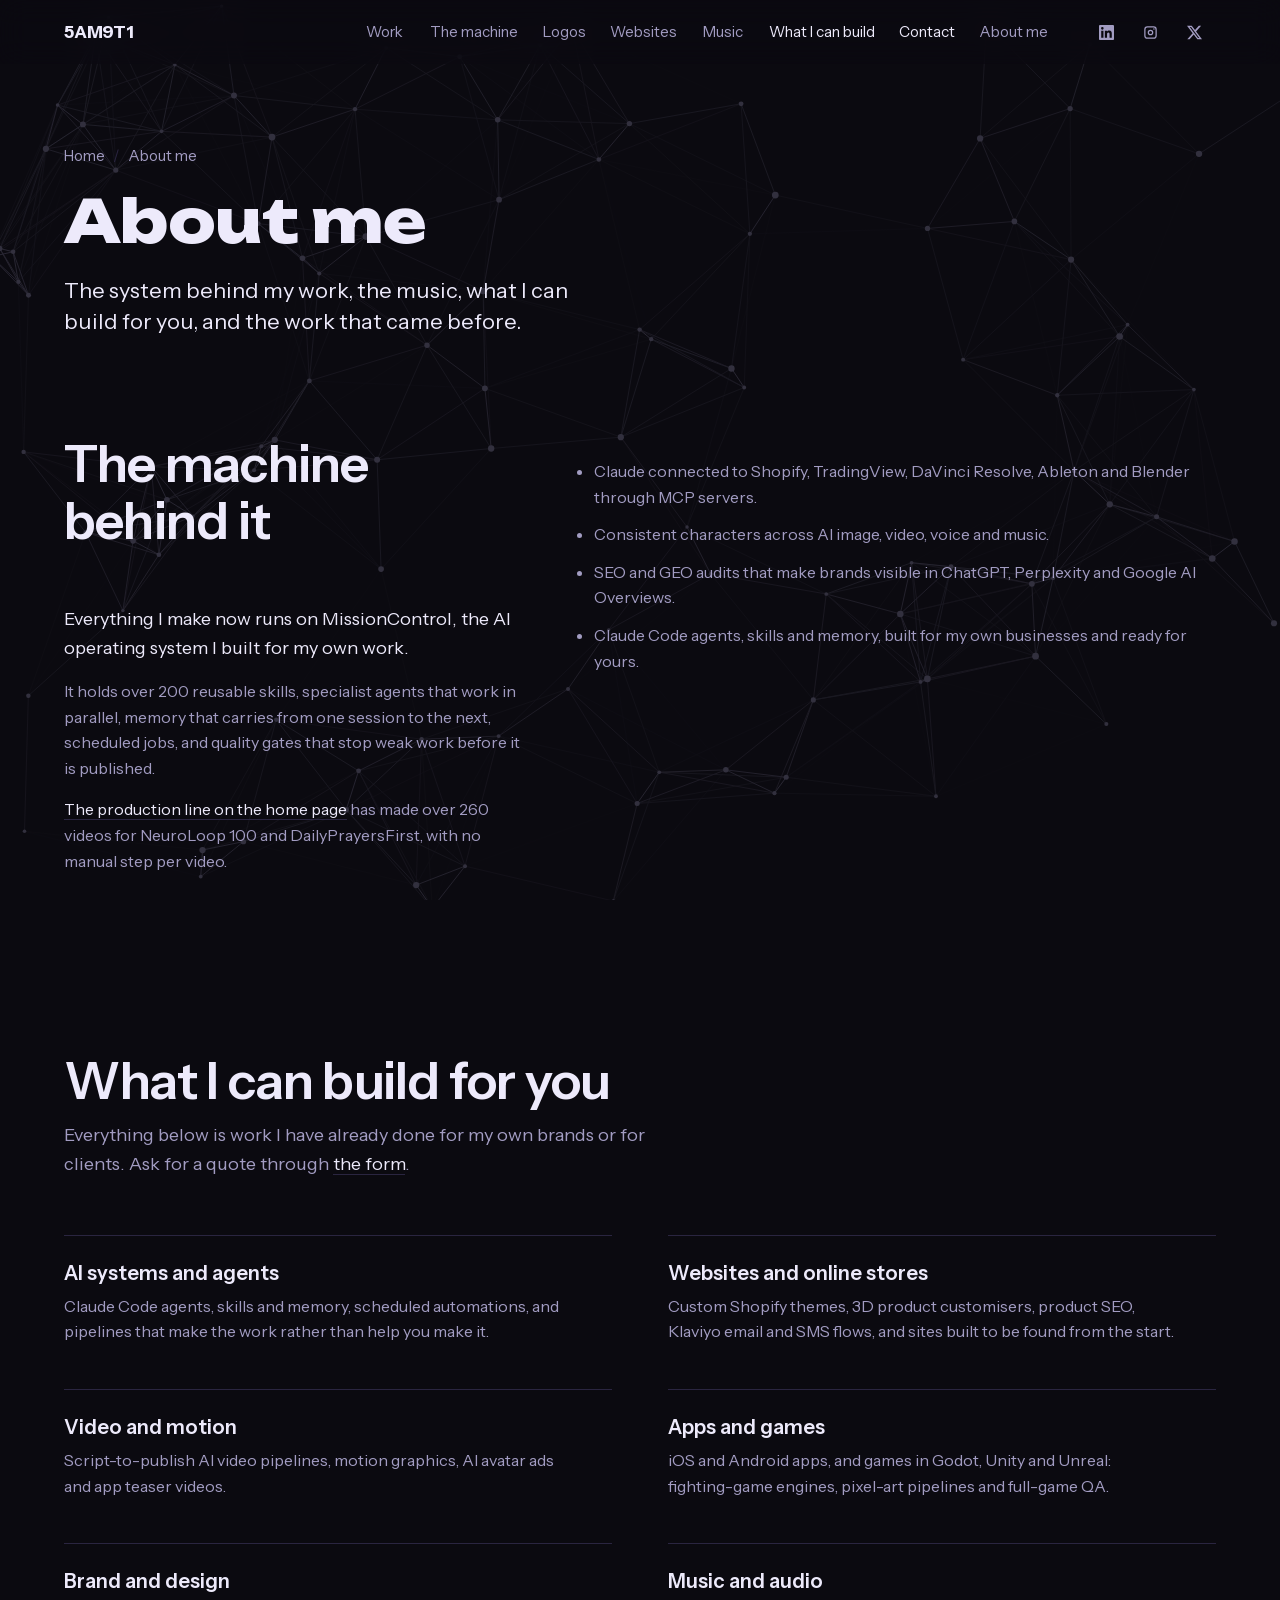
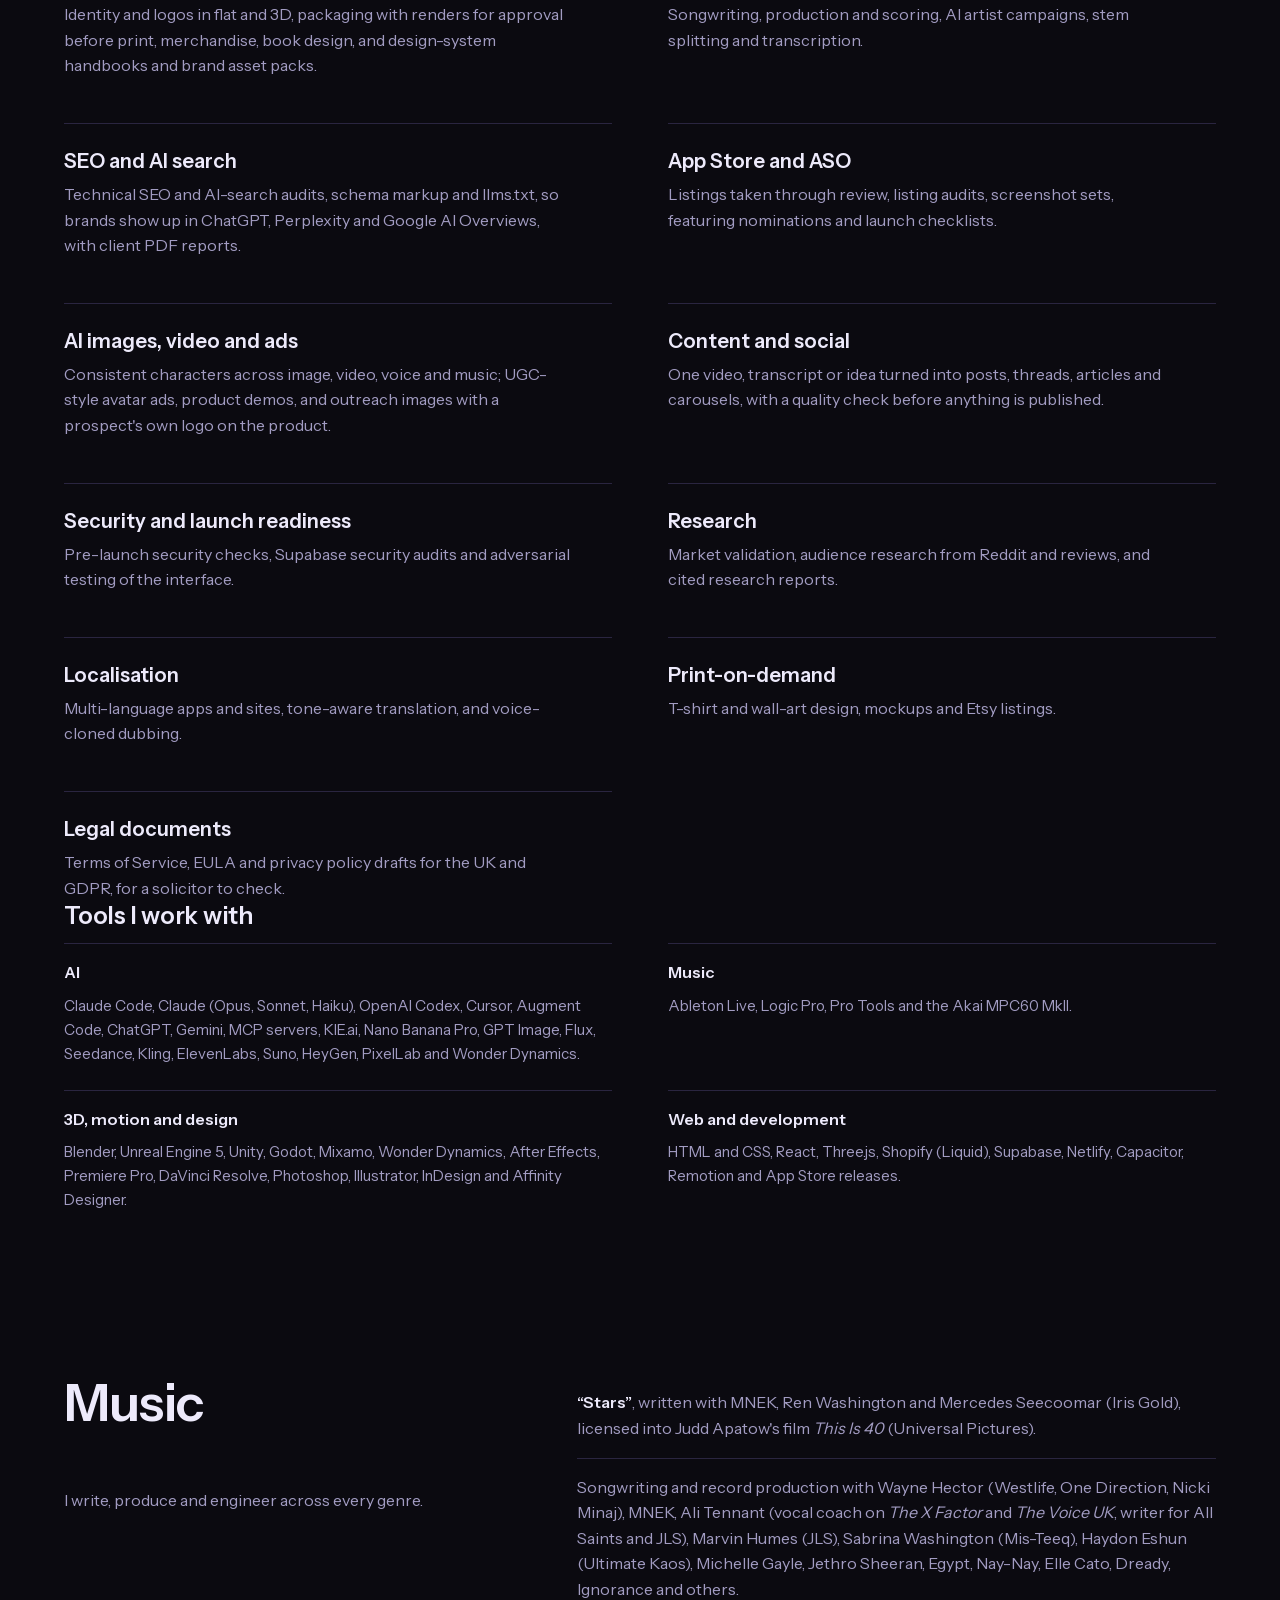
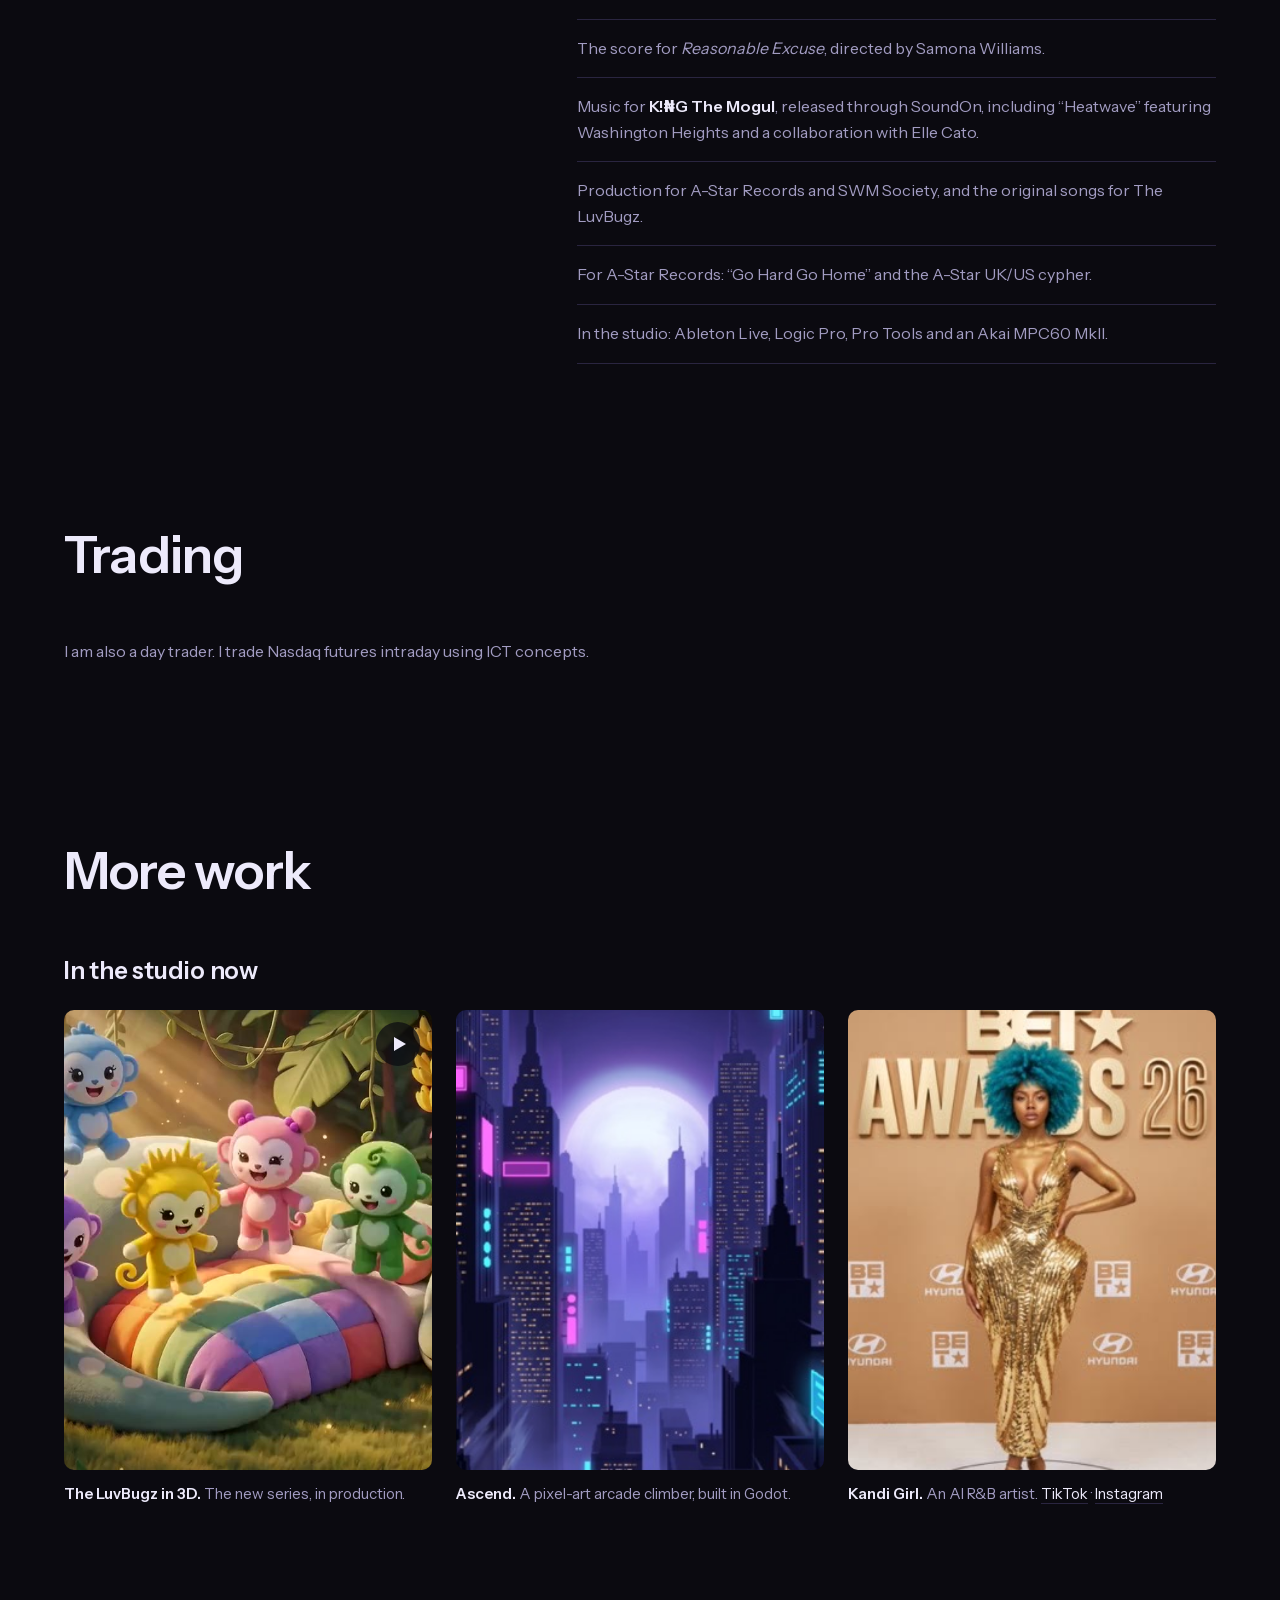
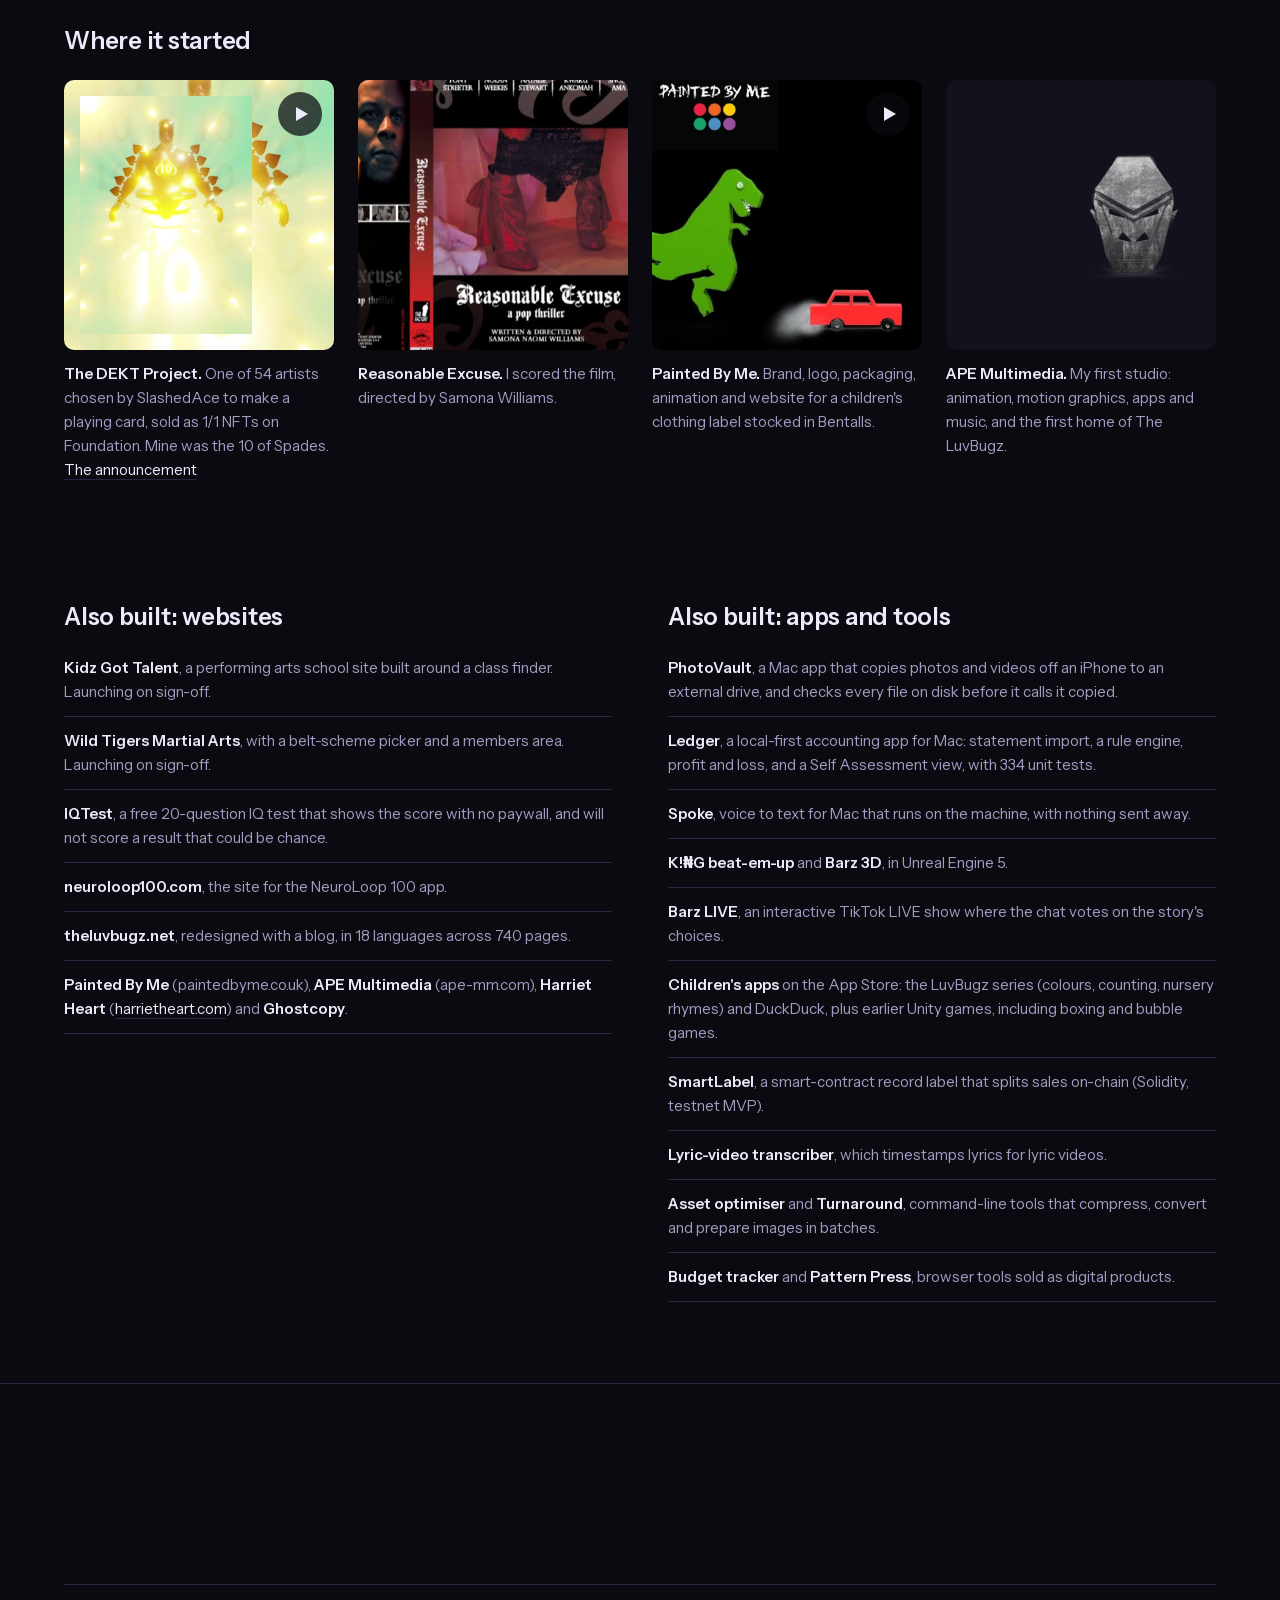
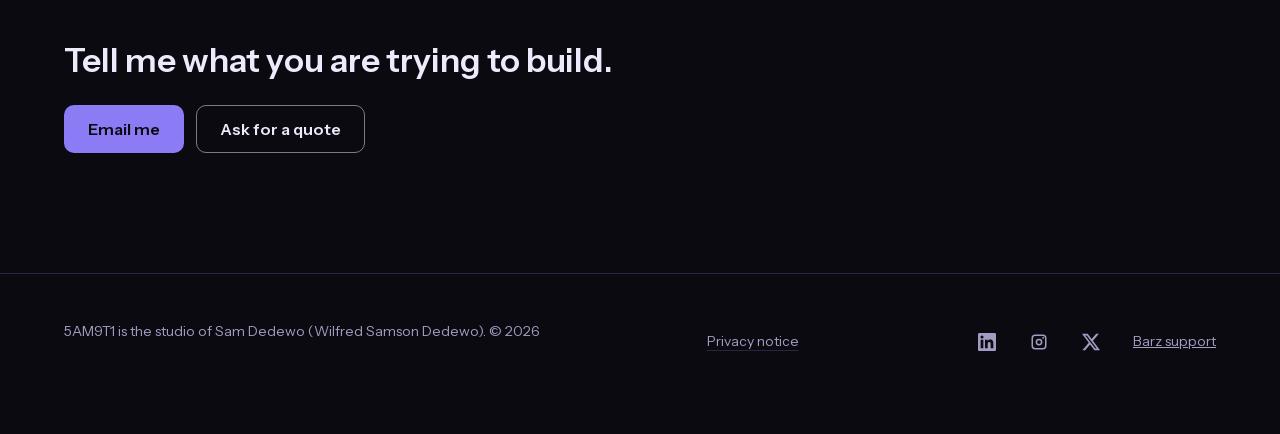
<file: about/index.html>
<!doctype html>
<html lang="en-GB">
<head>
<meta charset="utf-8">
<meta name="viewport" content="width=device-width, initial-scale=1">
<title>About Sam Dedewo · music, services and earlier work · 5AM9T1</title>
<meta name="description" content="More about Sam Dedewo: MissionControl, the AI system behind his work, song credits with MNEK, Wayne Hector and Marvin Humes, and what he can build for you.">
<link rel="canonical" href="https://5am9t1.com/about/">
<meta name="robots" content="index, follow, max-snippet:-1, max-image-preview:large, max-video-preview:-1">
<meta name="author" content="Sam Dedewo">
<meta name="theme-color" content="#0B0A10">
<meta property="og:type" content="profile">
<meta property="og:site_name" content="5AM9T1">
<meta property="og:locale" content="en_GB">
<meta property="og:title" content="About Sam Dedewo">
<meta property="og:description" content="More about Sam Dedewo: MissionControl, the AI system behind his work, song credits with MNEK, Wayne Hector and Marvin Humes, and what he can build for you.">
<meta property="og:url" content="https://5am9t1.com/about/">
<meta property="og:image" content="https://5am9t1.com/assets/img/og-share-v4.jpg">
<meta property="og:image:alt" content="Work by Sam Dedewo: The LuvBugz, Harriet Heart, a Skinner and Vale jacket, the Chris Allen pendant, K!₦G The Mogul and Barz">
<meta name="twitter:card" content="summary_large_image">
<meta name="twitter:site" content="@5am9t1">
<meta name="twitter:creator" content="@5am9t1">
<meta name="twitter:title" content="About Sam Dedewo">
<meta name="twitter:description" content="More about Sam Dedewo: MissionControl, the AI system behind his work, song credits with MNEK, Wayne Hector and Marvin Humes, and what he can build for you.">
<meta name="twitter:image" content="https://5am9t1.com/assets/img/og-share-v4.jpg">
<link rel="preload" href="/assets/fonts/InstrumentSans-400-700-latin.woff2" as="font" type="font/woff2" crossorigin>
<link rel="preload" href="/assets/fonts/Unbounded-800-latin.woff2" as="font" type="font/woff2" crossorigin>
<link rel="icon" href="/favicon.svg" type="image/svg+xml">
<script src="/assets/top.js?v=20260925b"></script>
<link rel="stylesheet" href="/assets/site.css?v=20261112">
<script type="application/ld+json">
{
  "@context": "https://schema.org",
  "@graph": [
    {
      "@type": "AboutPage",
      "@id": "https://5am9t1.com/about/#page",
      "url": "https://5am9t1.com/about/",
      "name": "About Sam Dedewo · music, services and earlier work · 5AM9T1",
      "inLanguage": "en-GB",
      "isPartOf": {
        "@id": "https://5am9t1.com/#website"
      },
      "about": {
        "@id": "https://5am9t1.com/#sam"
      },
      "mainEntity": {
        "@id": "https://5am9t1.com/#sam"
      },
      "breadcrumb": {
        "@id": "https://5am9t1.com/about/#crumbs"
      },
      "dateModified": "2026-09-22"
    },
    {
      "@type": "BreadcrumbList",
      "@id": "https://5am9t1.com/about/#crumbs",
      "itemListElement": [
        {
          "@type": "ListItem",
          "position": 1,
          "name": "Home",
          "item": "https://5am9t1.com/"
        },
        {
          "@type": "ListItem",
          "position": 2,
          "name": "About me",
          "item": "https://5am9t1.com/about/"
        }
      ]
    }
  ]
}
</script>
</head>
<body>
<a class="skip" href="#main">Skip to content</a>

<header class="nav">
  <div class="wrap nav-inner">
    <a class="brand" href="/" aria-label="5AM9T1, home">5AM9T1</a>
    <nav aria-label="Sections">
      <ul class="nav-links">
        <li class="nav-hide"><a href="/#work">Work</a></li>
        <li class="nav-hide"><a href="/#machine">The machine</a></li>
        <li class="nav-hide"><a href="/#logos">Logos</a></li>
        <li class="nav-hide"><a href="/#websites">Websites</a></li>
        <li class="nav-hide"><a href="/about/#music">Music</a></li>
        <li><a class="nav-build" href="/about/#services">What I can build</a></li>
        <li><a class="nav-contact" href="/#contact">Contact</a></li>
        <li class="nav-hide"><a href="/about/">About me</a></li>
        <li class="nav-social"><a class="social-icon" href="https://www.linkedin.com/in/samdedewo" aria-label="Sam Dedewo on LinkedIn" rel="me"><svg viewBox="0 0 24 24" width="18" height="18" fill="currentColor" aria-hidden="true"><path d="M20.45 20.45h-3.56v-5.57c0-1.33-.02-3.04-1.85-3.04-1.85 0-2.14 1.45-2.14 2.94v5.67H9.35V9h3.41v1.56h.05c.48-.9 1.64-1.85 3.37-1.85 3.6 0 4.27 2.37 4.27 5.46v6.28zM5.34 7.43a2.06 2.06 0 1 1 0-4.13 2.06 2.06 0 0 1 0 4.13zM7.12 20.45H3.56V9h3.56v11.45zM22.22 0H1.77C.79 0 0 .77 0 1.73v20.54C0 23.23.79 24 1.77 24h20.45c.98 0 1.78-.77 1.78-1.73V1.73C24 .77 23.2 0 22.22 0z"/></svg></a><a class="social-icon" href="https://www.instagram.com/5am9t1" aria-label="Sam Dedewo on Instagram" rel="me"><svg viewBox="0 0 24 24" width="18" height="18" fill="currentColor" aria-hidden="true"><path fill-rule="evenodd" d="M7 2h10a5 5 0 0 1 5 5v10a5 5 0 0 1-5 5H7a5 5 0 0 1-5-5V7a5 5 0 0 1 5-5zm0 2a3 3 0 0 0-3 3v10a3 3 0 0 0 3 3h10a3 3 0 0 0 3-3V7a3 3 0 0 0-3-3H7zm5 3.5a4.5 4.5 0 1 1 0 9 4.5 4.5 0 0 1 0-9zm0 2a2.5 2.5 0 1 0 0 5 2.5 2.5 0 0 0 0-5zm5.5-4.2a1.2 1.2 0 1 1 0 2.4 1.2 1.2 0 0 1 0-2.4z"/></svg></a><a class="social-icon" href="https://x.com/5am9t1" aria-label="Sam Dedewo on X" rel="me"><svg viewBox="0 0 24 24" width="18" height="18" fill="currentColor" aria-hidden="true"><path d="M18.9 1.15h3.68l-8.04 9.19L24 22.85h-7.41l-5.8-7.58-6.64 7.58H.47l8.6-9.83L0 1.15h7.59l5.24 6.93zM17.61 20.64h2.04L6.49 3.24H4.3z"/></svg></a></li>
      </ul>
    </nav>
  </div>
</header>

<main id="main">

<section class="case-hero about-hero" aria-labelledby="about-title">
  <div class="wrap">
    <nav class="crumbs" aria-label="Breadcrumb">
      <ol><li><a href="/">Home</a></li><li><span aria-current="page">About me</span></li></ol>
    </nav>
    <h1 id="about-title">About me</h1>
    <p class="what">The system behind my work, the music, what I can build for you, and the work that came before.</p>
  </div>
</section>

<section class="section" id="system" aria-labelledby="system-title">
  <div class="wrap machine-grid">
    <div>
      <h2 id="system-title">The machine behind it</h2>
      <p class="what">Everything I make now runs on MissionControl, the AI operating system I built for my own work.</p>
      <p>It holds over 200 reusable skills, specialist agents that work in parallel, memory that carries from one session to the next, scheduled jobs, and quality gates that stop weak work before it is published.</p>
      <p><a class="link" href="/#machine">The production line on the home page</a> has made over 260 videos for NeuroLoop 100 and DailyPrayersFirst, with no manual step per video.</p>
    </div>
    <ul class="bullets">
      <li>Claude connected to Shopify, TradingView, DaVinci Resolve, Ableton and Blender through MCP servers.</li>
      <li>Consistent characters across AI image, video, voice and music.</li>
      <li>SEO and GEO audits that make brands visible in ChatGPT, Perplexity and Google AI Overviews.</li>
      <li>Claude Code agents, skills and memory, built for my own businesses and ready for yours.</li>
    </ul>
  </div>
</section>

<section class="section" id="services" aria-labelledby="offer-title">
  <div class="wrap">
    <h2 id="offer-title">What I can build for you</h2>
    <p class="section-lead">Everything below is work I have already done for my own brands or for clients. Ask for a quote through <a class="link" href="/#contact">the form</a>.</p>
    <dl class="offers">
      <div><dt>AI systems and agents</dt><dd>Claude Code agents, skills and memory, scheduled automations, and pipelines that make the work rather than help you make it.</dd></div>
      <div><dt>Websites and online stores</dt><dd>Custom Shopify themes, 3D product customisers, product SEO, Klaviyo email and SMS flows, and sites built to be found from the start.</dd></div>
      <div><dt>Video and motion</dt><dd>Script-to-publish AI video pipelines, motion graphics, AI avatar ads and app teaser videos.</dd></div>
      <div><dt>Apps and games</dt><dd>iOS and Android apps, and games in Godot, Unity and Unreal: fighting-game engines, pixel-art pipelines and full-game QA.</dd></div>
      <div><dt>Brand and design</dt><dd>Identity and logos in flat and 3D, packaging with renders for approval before print, merchandise, book design, and design-system handbooks and brand asset packs.</dd></div>
      <div><dt>Music and audio</dt><dd>Songwriting, production and scoring, AI artist campaigns, stem splitting and transcription.</dd></div>
      <div><dt>SEO and AI search</dt><dd>Technical SEO and AI-search audits, schema markup and llms.txt, so brands show up in ChatGPT, Perplexity and Google AI Overviews, with client PDF reports.</dd></div>
      <div><dt>App Store and ASO</dt><dd>Listings taken through review, listing audits, screenshot sets, featuring nominations and launch checklists.</dd></div>
      <div><dt>AI images, video and ads</dt><dd>Consistent characters across image, video, voice and music; UGC-style avatar ads, product demos, and outreach images with a prospect's own logo on the product.</dd></div>
      <div><dt>Content and social</dt><dd>One video, transcript or idea turned into posts, threads, articles and carousels, with a quality check before anything is published.</dd></div>
      <div><dt>Security and launch readiness</dt><dd>Pre-launch security checks, Supabase security audits and adversarial testing of the interface.</dd></div>
      <div><dt>Research</dt><dd>Market validation, audience research from Reddit and reviews, and cited research reports.</dd></div>
      <div><dt>Localisation</dt><dd>Multi-language apps and sites, tone-aware translation, and voice-cloned dubbing.</dd></div>
      <div><dt>Print-on-demand</dt><dd>T-shirt and wall-art design, mockups and Etsy listings.</dd></div>
      <div><dt>Legal documents</dt><dd>Terms of Service, EULA and privacy policy drafts for the UK and GDPR, for a solicitor to check.</dd></div>
    </dl>

    <h3 class="tools-head">Tools I work with</h3>
    <dl class="tools">
      <div><dt>AI</dt><dd>Claude Code, Claude (Opus, Sonnet, Haiku), OpenAI Codex, Cursor, Augment Code, ChatGPT, Gemini, MCP servers, KIE.ai, Nano Banana Pro, GPT Image, Flux, Seedance, Kling, ElevenLabs, Suno, HeyGen, PixelLab and Wonder Dynamics.</dd></div>
      <div><dt>Music</dt><dd>Ableton Live, Logic Pro, Pro Tools and the Akai MPC60 MkII.</dd></div>
      <div><dt>3D, motion and design</dt><dd>Blender, Unreal Engine 5, Unity, Godot, Mixamo, Wonder Dynamics, After Effects, Premiere Pro, DaVinci Resolve, Photoshop, Illustrator, InDesign and Affinity Designer.</dd></div>
      <div><dt>Web and development</dt><dd>HTML and CSS, React, Three.js, Shopify (Liquid), Supabase, Netlify, Capacitor, Remotion and App Store releases.</dd></div>
    </dl>
  </div>
</section>

<section class="section" id="music" aria-labelledby="music-title">
  <div class="wrap music">
    <div>
      <h2 id="music-title">Music</h2>
      <p class="muted">I write, produce and engineer across every genre.</p>
    </div>
    <ul class="plain">
      <li><strong>“Stars”</strong>, written with MNEK, Ren Washington and Mercedes Seecoomar (Iris Gold), licensed into Judd Apatow's film <em>This Is 40</em> (Universal Pictures).</li>
      <li>Songwriting and record production with Wayne Hector (Westlife, One Direction, Nicki Minaj), MNEK, Ali Tennant (vocal coach on <em>The X Factor</em> and <em>The Voice UK</em>, writer for All Saints and JLS), Marvin Humes (JLS), Sabrina Washington (Mis-Teeq), Haydon Eshun (Ultimate Kaos), Michelle Gayle, Jethro Sheeran, Egypt, Nay-Nay, Elle Cato, Dready, Ignorance and others.</li>
      <li>The score for <em>Reasonable Excuse</em>, directed by Samona Williams.</li>
      <li>Music for <strong>K!₦G The Mogul</strong>, released through SoundOn, including “Heatwave” featuring Washington Heights and a collaboration with Elle Cato.</li>
      <li>Production for A-Star Records and SWM Society, and the original songs for The LuvBugz.</li>
      <li>For A-Star Records: “Go Hard Go Home” and the A-Star UK/US cypher.</li>
      <li>In the studio: Ableton Live, Logic Pro, Pro Tools and an Akai MPC60 MkII.</li>
    </ul>
  </div>
</section>

<section class="section" id="trading" aria-labelledby="trading-title">
  <div class="wrap">
    <h2 id="trading-title">Trading</h2>
    <p class="muted">I am also a day trader. I trade Nasdaq futures intraday using ICT concepts.</p>
  </div>
</section>

<section class="section" id="more-work" aria-labelledby="more-title">
  <div class="wrap">
    <h2 id="more-title">More work</h2>
    <h3 class="studio-head" id="studio">In the studio now</h3>
    <div class="studio">
      <figure>
        <div class="shot"><video muted loop playsinline preload="none" poster="/assets/media/luvbugz-pilot-poster.jpg" width="1280" height="720" aria-label="A shot from the new 3D LuvBugz series"><source src="/assets/media/luvbugz-pilot.mp4" type="video/mp4"></video></div>
        <figcaption><strong>The LuvBugz in 3D.</strong> The new series, in production.</figcaption>
      </figure>
      <figure>
        <div class="shot"><img src="/assets/img/ascend-night-600.jpg" alt="Ascend: a neon city at night under a full moon" width="335" height="600" loading="lazy"></div>
        <figcaption><strong>Ascend.</strong> A pixel-art arcade climber, built in Godot.</figcaption>
      </figure>
      <figure>
        <div class="shot"><img src="/assets/img/kandi-awards-600.jpg" alt="Kandi Girl at an awards night" width="335" height="600" loading="lazy"></div>
        <figcaption><strong>Kandi Girl.</strong> An AI R&amp;B artist. <a class="link" href="https://www.tiktok.com/@kandigirl_xo">TikTok</a> · <a class="link" href="https://www.instagram.com/kandigirl_xo">Instagram</a></figcaption>
      </figure>
    </div>

    <h3 class="studio-head" id="earlier">Where it started</h3>
    <div class="early">
      <figure>
        <div class="shot card"><video muted loop playsinline preload="none" poster="/assets/media/dekt-10s-poster.jpg" width="540" height="746" aria-label="The 10 of Spades from the DEKT deck, animated: a glowing bronze figure ringed with spades"><source src="/assets/media/dekt-10s.mp4" type="video/mp4"></video></div>
        <figcaption><strong>The DEKT Project.</strong> One of 54 artists chosen by SlashedAce to make a playing card, sold as 1/1 NFTs on Foundation. Mine was the 10 of Spades. <a class="link" href="https://x.com/5am9t1/status/1433067944305647622">The announcement</a></figcaption>
      </figure>
      <figure>
        <div class="shot"><img src="/assets/img/rezex-cover-600.jpg" alt="The DVD cover of Reasonable Excuse" width="600" height="405" loading="lazy"></div>
        <figcaption><strong>Reasonable Excuse.</strong> I scored the film, directed by Samona Williams.</figcaption>
      </figure>
      <figure>
        <div class="shot"><video muted loop playsinline preload="none" poster="/assets/media/pbm-motion-poster.jpg" width="720" height="402" aria-label="Painted By Me: an animated dinosaur chases a red car past the logo"><source src="/assets/media/pbm-motion.mp4" type="video/mp4"></video></div>
        <figcaption><strong>Painted By Me.</strong> Brand, logo, packaging, animation and website for a children's clothing label stocked in Bentalls.</figcaption>
      </figure>
      <figure>
        <div class="shot logo"><img src="/assets/img/ape-logo-600.webp" alt="The APE Multimedia gorilla logo" width="460" height="600" loading="lazy"></div>
        <figcaption><strong>APE Multimedia.</strong> My first studio: animation, motion graphics, apps and music, and the first home of The LuvBugz.</figcaption>
      </figure>
    </div>

    <div class="also">
      <div>
        <h3>Also built: websites</h3>
        <ul class="plain">
          <li><strong>Kidz Got Talent</strong>, a performing arts school site built around a class finder. Launching on sign-off.</li>
          <li><strong>Wild Tigers Martial Arts</strong>, with a belt-scheme picker and a members area. Launching on sign-off.</li>
          <li><strong>IQTest</strong>, a free 20-question IQ test that shows the score with no paywall, and will not score a result that could be chance.</li>
          <li><strong>neuroloop100.com</strong>, the site for the NeuroLoop 100 app.</li>
          <li><strong>theluvbugz.net</strong>, redesigned with a blog, in 18 languages across 740 pages.</li>
          <li><strong>Painted By Me</strong> (paintedbyme.co.uk), <strong>APE Multimedia</strong> (ape-mm.com), <strong>Harriet Heart</strong> (<a class="link" href="https://harrietheart.com/">harrietheart.com</a>) and <strong>Ghostcopy</strong>.</li>
        </ul>
      </div>
      <div>
        <h3>Also built: apps and tools</h3>
        <ul class="plain">
          <li><strong>PhotoVault</strong>, a Mac app that copies photos and videos off an iPhone to an external drive, and checks every file on disk before it calls it copied.</li>
          <li><strong>Ledger</strong>, a local-first accounting app for Mac: statement import, a rule engine, profit and loss, and a Self Assessment view, with 334 unit tests.</li>
          <li><strong>Spoke</strong>, voice to text for Mac that runs on the machine, with nothing sent away.</li>
          <li><strong>K!₦G beat-em-up</strong> and <strong>Barz 3D</strong>, in Unreal Engine 5.</li>
          <li><strong>Barz LIVE</strong>, an interactive TikTok LIVE show where the chat votes on the story's choices.</li>
          <li><strong>Children's apps</strong> on the App Store: the LuvBugz series (colours, counting, nursery rhymes) and DuckDuck, plus earlier Unity games, including boxing and bubble games.</li>
          <li><strong>SmartLabel</strong>, a smart-contract record label that splits sales on-chain (Solidity, testnet MVP).</li>
          <li><strong>Lyric-video transcriber</strong>, which timestamps lyrics for lyric videos.</li>
          <li><strong>Asset optimiser</strong> and <strong>Turnaround</strong>, command-line tools that compress, convert and prepare images in batches.</li>
          <li><strong>Budget tracker</strong> and <strong>Pattern Press</strong>, browser tools sold as digital products.</li>
        </ul>
      </div>
    </div>
  </div>
</section>

<section class="case-section case-end" aria-label="Contact">
  <div class="wrap">
    <div class="case-contact">
      <p>Tell me what you are trying to build.</p>
      <div class="hero-actions">
        <a class="btn btn-primary" href="mailto:sam@5am9t1.com">Email me</a>
        <a class="btn btn-secondary" href="/#contact">Ask for a quote</a>
      </div>
    </div>
  </div>
</section>

</main>

<footer class="footer">
  <div class="wrap footer-inner">
    <p>5AM9T1 is the studio of Sam Dedewo (Wilfred Samson Dedewo). © 2026</p>
    <p><a class="link" href="/privacy/">Privacy notice</a></p>
    <p class="socials"><a class="social-icon" href="https://www.linkedin.com/in/samdedewo" aria-label="Sam Dedewo on LinkedIn" rel="me"><svg viewBox="0 0 24 24" width="18" height="18" fill="currentColor" aria-hidden="true"><path d="M20.45 20.45h-3.56v-5.57c0-1.33-.02-3.04-1.85-3.04-1.85 0-2.14 1.45-2.14 2.94v5.67H9.35V9h3.41v1.56h.05c.48-.9 1.64-1.85 3.37-1.85 3.6 0 4.27 2.37 4.27 5.46v6.28zM5.34 7.43a2.06 2.06 0 1 1 0-4.13 2.06 2.06 0 0 1 0 4.13zM7.12 20.45H3.56V9h3.56v11.45zM22.22 0H1.77C.79 0 0 .77 0 1.73v20.54C0 23.23.79 24 1.77 24h20.45c.98 0 1.78-.77 1.78-1.73V1.73C24 .77 23.2 0 22.22 0z"/></svg></a><a class="social-icon" href="https://www.instagram.com/5am9t1" aria-label="Sam Dedewo on Instagram" rel="me"><svg viewBox="0 0 24 24" width="18" height="18" fill="currentColor" aria-hidden="true"><path fill-rule="evenodd" d="M7 2h10a5 5 0 0 1 5 5v10a5 5 0 0 1-5 5H7a5 5 0 0 1-5-5V7a5 5 0 0 1 5-5zm0 2a3 3 0 0 0-3 3v10a3 3 0 0 0 3 3h10a3 3 0 0 0 3-3V7a3 3 0 0 0-3-3H7zm5 3.5a4.5 4.5 0 1 1 0 9 4.5 4.5 0 0 1 0-9zm0 2a2.5 2.5 0 1 0 0 5 2.5 2.5 0 0 0 0-5zm5.5-4.2a1.2 1.2 0 1 1 0 2.4 1.2 1.2 0 0 1 0-2.4z"/></svg></a><a class="social-icon" href="https://x.com/5am9t1" aria-label="Sam Dedewo on X" rel="me"><svg viewBox="0 0 24 24" width="18" height="18" fill="currentColor" aria-hidden="true"><path d="M18.9 1.15h3.68l-8.04 9.19L24 22.85h-7.41l-5.8-7.58-6.64 7.58H.47l8.6-9.83L0 1.15h7.59l5.24 6.93zM17.61 20.64h2.04L6.49 3.24H4.3z"/></svg></a><a class="footer-link" href="https://5am9t1.github.io/barz/">Barz support</a></p>
  </div>
</footer>

<script src="/assets/network.js" defer></script>
<script src="/assets/media.js?v=20260925b" defer></script>
<script src="/assets/gallery.js?v=20261112" defer></script>
</body>
</html>
</file>
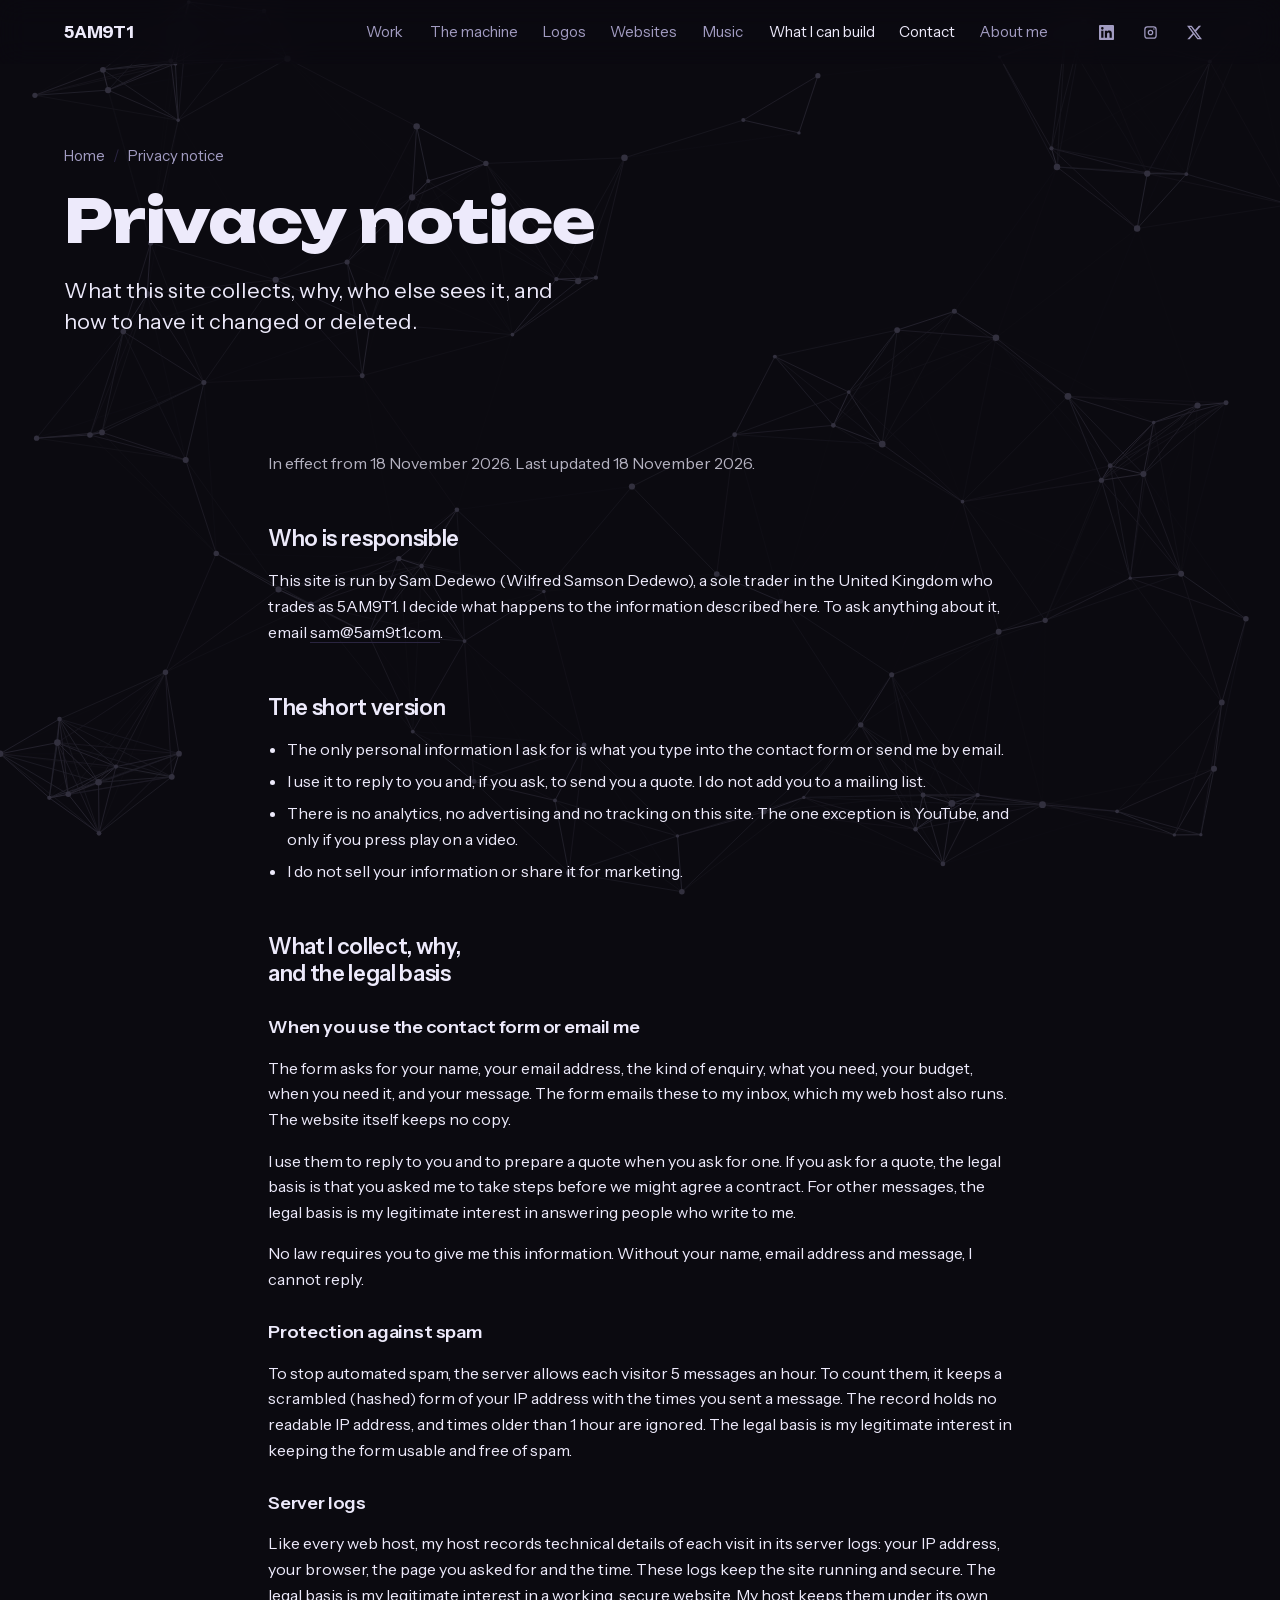
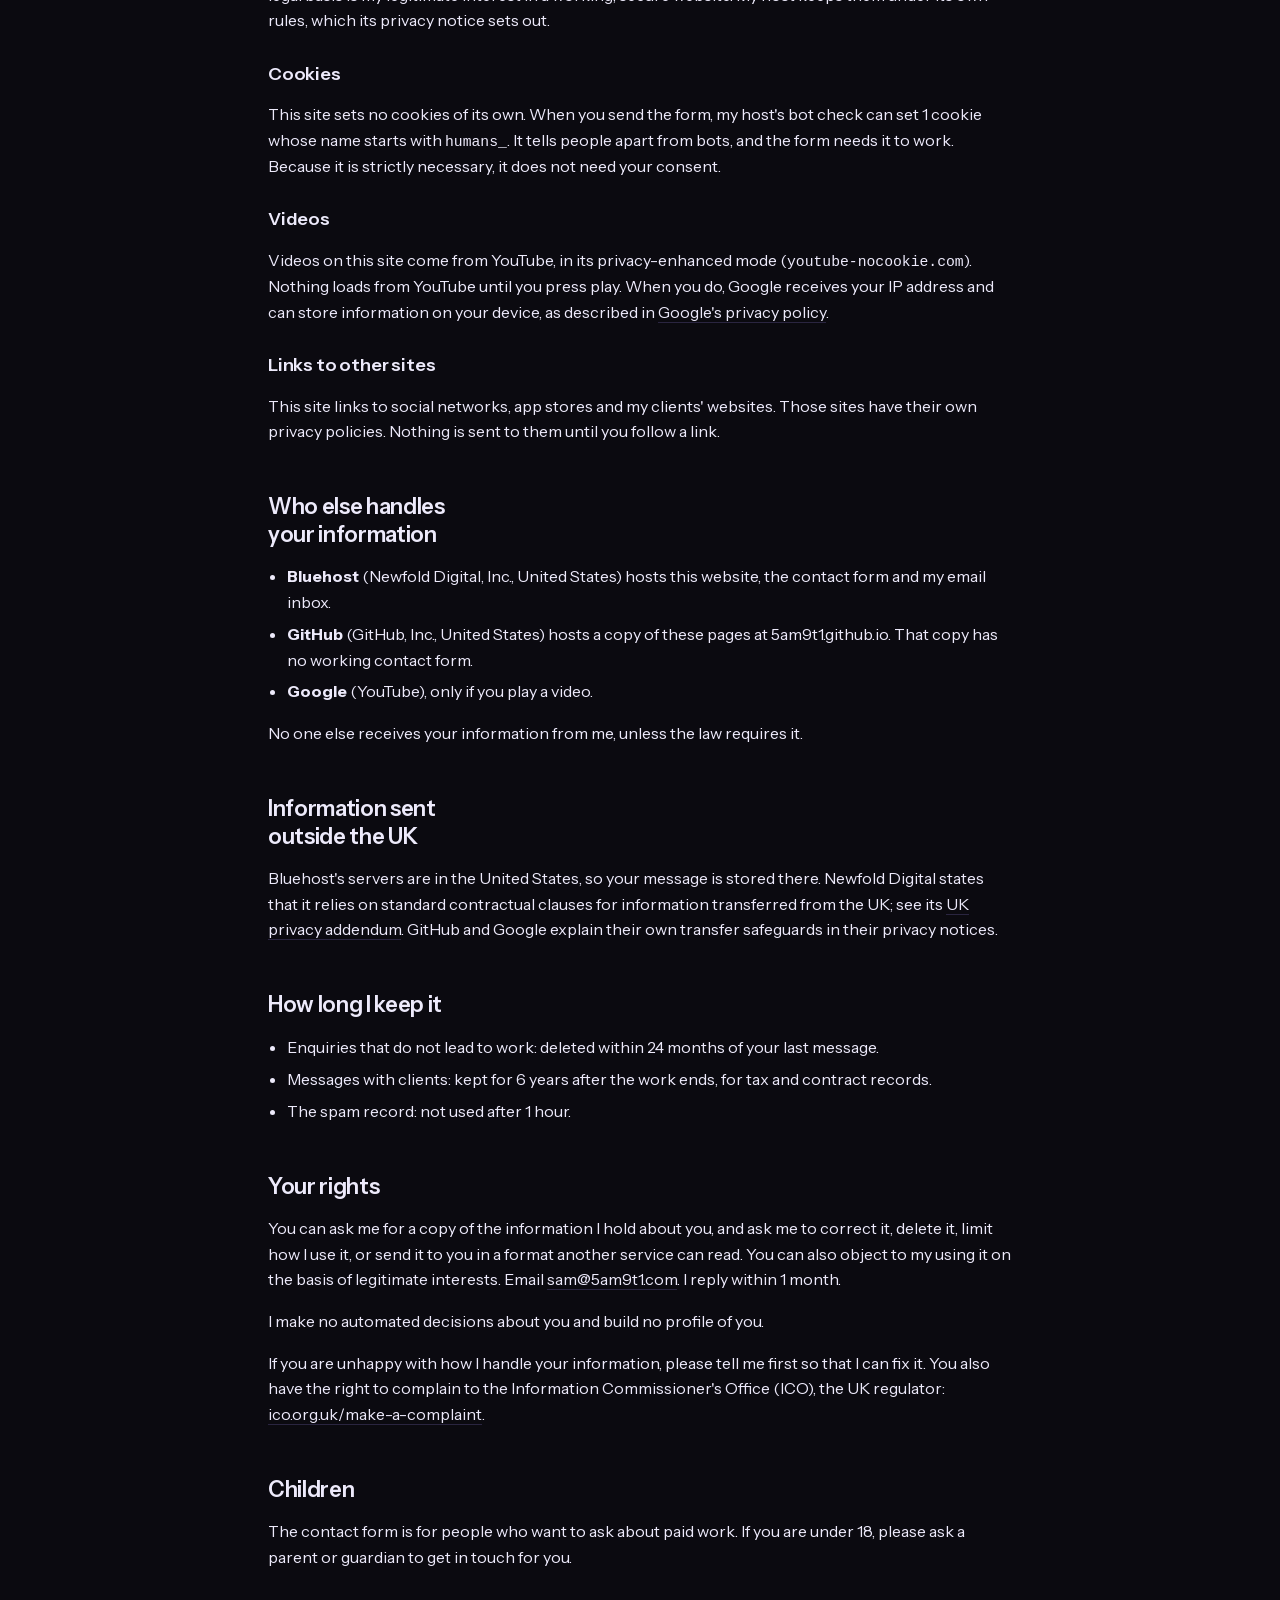
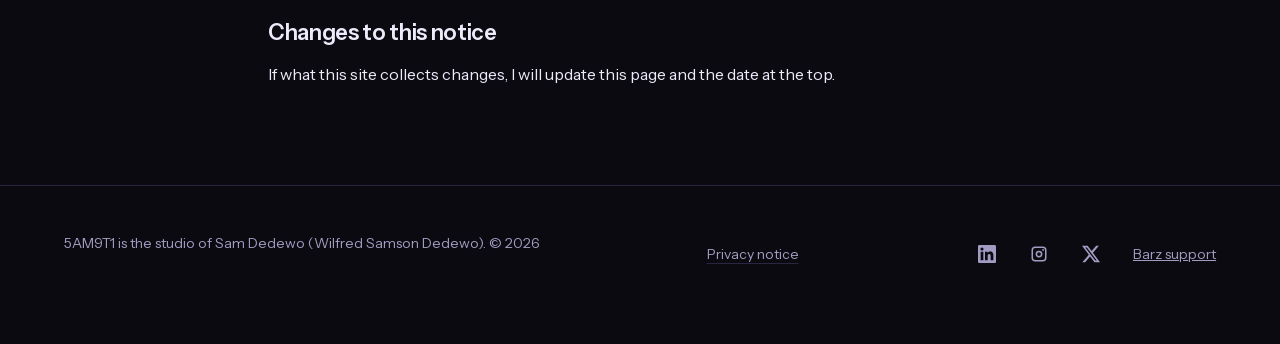
<file: privacy/index.html>
<!doctype html>
<html lang="en-GB">
<head>
<meta charset="utf-8">
<meta name="viewport" content="width=device-width, initial-scale=1">
<title>Privacy notice · 5AM9T1</title>
<meta name="description" content="How 5am9t1.com handles your information: the contact form, spam protection, server logs, cookies, videos, who else sees it, how long it is kept and your rights.">
<link rel="canonical" href="https://5am9t1.com/privacy/">
<meta name="robots" content="index, follow">
<meta name="author" content="Sam Dedewo">
<meta name="theme-color" content="#0B0A10">
<meta property="og:type" content="website">
<meta property="og:site_name" content="5AM9T1">
<meta property="og:locale" content="en_GB">
<meta property="og:title" content="Privacy notice · 5AM9T1">
<meta property="og:description" content="How 5am9t1.com handles your information: the contact form, spam protection, server logs, cookies, videos, who else sees it, how long it is kept and your rights.">
<meta property="og:url" content="https://5am9t1.com/privacy/">
<meta property="og:image" content="https://5am9t1.com/assets/img/og-share-v4.jpg">
<meta property="og:image:alt" content="Work by Sam Dedewo: The LuvBugz, Harriet Heart, a Skinner and Vale jacket, the Chris Allen pendant, K!₦G The Mogul and Barz">
<meta name="twitter:card" content="summary_large_image">
<meta name="twitter:site" content="@5am9t1">
<meta name="twitter:image" content="https://5am9t1.com/assets/img/og-share-v4.jpg">
<link rel="preload" href="/assets/fonts/InstrumentSans-400-700-latin.woff2" as="font" type="font/woff2" crossorigin>
<link rel="preload" href="/assets/fonts/Unbounded-800-latin.woff2" as="font" type="font/woff2" crossorigin>
<link rel="icon" href="/favicon.svg" type="image/svg+xml">
<script src="/assets/top.js?v=20260925b"></script>
<link rel="stylesheet" href="/assets/site.css?v=20261112">
<style>
.notice .wrap { max-width: 72ch; }
.notice h2 { margin: 2.2em 0 .5em; font-size: 22px; line-height: 1.25; }
.notice h3 { margin: 1.6em 0 .4em; font-size: 18px; line-height: 1.3; }
.notice p, .notice li { line-height: 1.6; }
.notice ul { padding-left: 1.2em; }
.notice li + li { margin-top: .4em; }
.notice code { font-size: .92em; overflow-wrap: anywhere; }
.notice-date { color: var(--ink); opacity: .75; }
</style>
</head>
<body>
<a class="skip" href="#main">Skip to content</a>

<header class="nav">
  <div class="wrap nav-inner">
    <a class="brand" href="/" aria-label="5AM9T1, home">5AM9T1</a>
    <nav aria-label="Sections">
      <ul class="nav-links">
        <li class="nav-hide"><a href="/#work">Work</a></li>
        <li class="nav-hide"><a href="/#machine">The machine</a></li>
        <li class="nav-hide"><a href="/#logos">Logos</a></li>
        <li class="nav-hide"><a href="/#websites">Websites</a></li>
        <li class="nav-hide"><a href="/about/#music">Music</a></li>
        <li><a class="nav-build" href="/about/#services">What I can build</a></li>
        <li><a class="nav-contact" href="/#contact">Contact</a></li>
        <li class="nav-hide"><a href="/about/">About me</a></li>
        <li class="nav-social"><a class="social-icon" href="https://www.linkedin.com/in/samdedewo" aria-label="Sam Dedewo on LinkedIn" rel="me"><svg viewBox="0 0 24 24" width="18" height="18" fill="currentColor" aria-hidden="true"><path d="M20.45 20.45h-3.56v-5.57c0-1.33-.02-3.04-1.85-3.04-1.85 0-2.14 1.45-2.14 2.94v5.67H9.35V9h3.41v1.56h.05c.48-.9 1.64-1.85 3.37-1.85 3.6 0 4.27 2.37 4.27 5.46v6.28zM5.34 7.43a2.06 2.06 0 1 1 0-4.13 2.06 2.06 0 0 1 0 4.13zM7.12 20.45H3.56V9h3.56v11.45zM22.22 0H1.77C.79 0 0 .77 0 1.73v20.54C0 23.23.79 24 1.77 24h20.45c.98 0 1.78-.77 1.78-1.73V1.73C24 .77 23.2 0 22.22 0z"/></svg></a><a class="social-icon" href="https://www.instagram.com/5am9t1" aria-label="Sam Dedewo on Instagram" rel="me"><svg viewBox="0 0 24 24" width="18" height="18" fill="currentColor" aria-hidden="true"><path fill-rule="evenodd" d="M7 2h10a5 5 0 0 1 5 5v10a5 5 0 0 1-5 5H7a5 5 0 0 1-5-5V7a5 5 0 0 1 5-5zm0 2a3 3 0 0 0-3 3v10a3 3 0 0 0 3 3h10a3 3 0 0 0 3-3V7a3 3 0 0 0-3-3H7zm5 3.5a4.5 4.5 0 1 1 0 9 4.5 4.5 0 0 1 0-9zm0 2a2.5 2.5 0 1 0 0 5 2.5 2.5 0 0 0 0-5zm5.5-4.2a1.2 1.2 0 1 1 0 2.4 1.2 1.2 0 0 1 0-2.4z"/></svg></a><a class="social-icon" href="https://x.com/5am9t1" aria-label="Sam Dedewo on X" rel="me"><svg viewBox="0 0 24 24" width="18" height="18" fill="currentColor" aria-hidden="true"><path d="M18.9 1.15h3.68l-8.04 9.19L24 22.85h-7.41l-5.8-7.58-6.64 7.58H.47l8.6-9.83L0 1.15h7.59l5.24 6.93zM17.61 20.64h2.04L6.49 3.24H4.3z"/></svg></a></li>
      </ul>
    </nav>
  </div>
</header>

<main id="main">

<section class="case-hero about-hero" aria-labelledby="privacy-title">
  <div class="wrap">
    <nav class="crumbs" aria-label="Breadcrumb">
      <ol><li><a href="/">Home</a></li><li><span aria-current="page">Privacy notice</span></li></ol>
    </nav>
    <h1 id="privacy-title">Privacy notice</h1>
    <p class="what">What this site collects, why, who else sees it, and how to have it changed or deleted.</p>
  </div>
</section>

<section class="section notice" aria-label="Privacy notice">
  <div class="wrap">
    <p class="notice-date">In effect from 18 November 2026. Last updated 18 November 2026.</p>

    <h2>Who is responsible</h2>
    <p>This site is run by Sam Dedewo (Wilfred Samson Dedewo), a sole trader in the United Kingdom who trades as 5AM9T1. I decide what happens to the information described here. To ask anything about it, email <a class="link" href="mailto:sam@5am9t1.com">sam@5am9t1.com</a>.</p>

    <h2>The short version</h2>
    <ul>
      <li>The only personal information I ask for is what you type into the contact form or send me by email.</li>
      <li>I use it to reply to you and, if you ask, to send you a quote. I do not add you to a mailing list.</li>
      <li>There is no analytics, no advertising and no tracking on this site. The one exception is YouTube, and only if you press play on a video.</li>
      <li>I do not sell your information or share it for marketing.</li>
    </ul>

    <h2>What I collect, why, and the legal basis</h2>
    <h3>When you use the contact form or email me</h3>
    <p>The form asks for your name, your email address, the kind of enquiry, what you need, your budget, when you need it, and your message. The form emails these to my inbox, which my web host also runs. The website itself keeps no copy.</p>
    <p>I use them to reply to you and to prepare a quote when you ask for one. If you ask for a quote, the legal basis is that you asked me to take steps before we might agree a contract. For other messages, the legal basis is my legitimate interest in answering people who write to me.</p>
    <p>No law requires you to give me this information. Without your name, email address and message, I cannot reply.</p>

    <h3>Protection against spam</h3>
    <p>To stop automated spam, the server allows each visitor 5 messages an hour. To count them, it keeps a scrambled (hashed) form of your IP address with the times you sent a message. The record holds no readable IP address, and times older than 1 hour are ignored. The legal basis is my legitimate interest in keeping the form usable and free of spam.</p>

    <h3>Server logs</h3>
    <p>Like every web host, my host records technical details of each visit in its server logs: your IP address, your browser, the page you asked for and the time. These logs keep the site running and secure. The legal basis is my legitimate interest in a working, secure website. My host keeps them under its own rules, which its privacy notice sets out.</p>

    <h3>Cookies</h3>
    <p>This site sets no cookies of its own. When you send the form, my host's bot check can set 1 cookie whose name starts with <code>humans_</code>. It tells people apart from bots, and the form needs it to work. Because it is strictly necessary, it does not need your consent.</p>

    <h3>Videos</h3>
    <p>Videos on this site come from YouTube, in its privacy-enhanced mode (<code>youtube-nocookie.com</code>). Nothing loads from YouTube until you press play. When you do, Google receives your IP address and can store information on your device, as described in <a class="link" href="https://policies.google.com/privacy" rel="noopener">Google's privacy policy</a>.</p>

    <h3>Links to other sites</h3>
    <p>This site links to social networks, app stores and my clients' websites. Those sites have their own privacy policies. Nothing is sent to them until you follow a link.</p>

    <h2>Who else handles your information</h2>
    <ul>
      <li><strong>Bluehost</strong> (Newfold Digital, Inc., United States) hosts this website, the contact form and my email inbox.</li>
      <li><strong>GitHub</strong> (GitHub, Inc., United States) hosts a copy of these pages at 5am9t1.github.io. That copy has no working contact form.</li>
      <li><strong>Google</strong> (YouTube), only if you play a video.</li>
    </ul>
    <p>No one else receives your information from me, unless the law requires it.</p>

    <h2>Information sent outside the UK</h2>
    <p>Bluehost's servers are in the United States, so your message is stored there. Newfold Digital states that it relies on standard contractual clauses for information transferred from the UK; see its <a class="link" href="https://newfold.com/privacy-center/addendum-uk-gdpr" rel="noopener">UK privacy addendum</a>. GitHub and Google explain their own transfer safeguards in their privacy notices.</p>

    <h2>How long I keep it</h2>
    <ul>
      <li>Enquiries that do not lead to work: deleted within 24 months of your last message.</li>
      <li>Messages with clients: kept for 6 years after the work ends, for tax and contract records.</li>
      <li>The spam record: not used after 1 hour.</li>
    </ul>

    <h2>Your rights</h2>
    <p>You can ask me for a copy of the information I hold about you, and ask me to correct it, delete it, limit how I use it, or send it to you in a format another service can read. You can also object to my using it on the basis of legitimate interests. Email <a class="link" href="mailto:sam@5am9t1.com">sam@5am9t1.com</a>. I reply within 1 month.</p>
    <p>I make no automated decisions about you and build no profile of you.</p>
    <p>If you are unhappy with how I handle your information, please tell me first so that I can fix it. You also have the right to complain to the Information Commissioner's Office (ICO), the UK regulator: <a class="link" href="https://ico.org.uk/make-a-complaint/" rel="noopener">ico.org.uk/make-a-complaint</a>.</p>

    <h2>Children</h2>
    <p>The contact form is for people who want to ask about paid work. If you are under 18, please ask a parent or guardian to get in touch for you.</p>

    <h2>Changes to this notice</h2>
    <p>If what this site collects changes, I will update this page and the date at the top.</p>
  </div>
</section>

</main>

<footer class="footer">
  <div class="wrap footer-inner">
    <p>5AM9T1 is the studio of Sam Dedewo (Wilfred Samson Dedewo). © 2026</p>
    <p><a class="link" href="/privacy/">Privacy notice</a></p>
    <p class="socials"><a class="social-icon" href="https://www.linkedin.com/in/samdedewo" aria-label="Sam Dedewo on LinkedIn" rel="me"><svg viewBox="0 0 24 24" width="18" height="18" fill="currentColor" aria-hidden="true"><path d="M20.45 20.45h-3.56v-5.57c0-1.33-.02-3.04-1.85-3.04-1.85 0-2.14 1.45-2.14 2.94v5.67H9.35V9h3.41v1.56h.05c.48-.9 1.64-1.85 3.37-1.85 3.6 0 4.27 2.37 4.27 5.46v6.28zM5.34 7.43a2.06 2.06 0 1 1 0-4.13 2.06 2.06 0 0 1 0 4.13zM7.12 20.45H3.56V9h3.56v11.45zM22.22 0H1.77C.79 0 0 .77 0 1.73v20.54C0 23.23.79 24 1.77 24h20.45c.98 0 1.78-.77 1.78-1.73V1.73C24 .77 23.2 0 22.22 0z"/></svg></a><a class="social-icon" href="https://www.instagram.com/5am9t1" aria-label="Sam Dedewo on Instagram" rel="me"><svg viewBox="0 0 24 24" width="18" height="18" fill="currentColor" aria-hidden="true"><path fill-rule="evenodd" d="M7 2h10a5 5 0 0 1 5 5v10a5 5 0 0 1-5 5H7a5 5 0 0 1-5-5V7a5 5 0 0 1 5-5zm0 2a3 3 0 0 0-3 3v10a3 3 0 0 0 3 3h10a3 3 0 0 0 3-3V7a3 3 0 0 0-3-3H7zm5 3.5a4.5 4.5 0 1 1 0 9 4.5 4.5 0 0 1 0-9zm0 2a2.5 2.5 0 1 0 0 5 2.5 2.5 0 0 0 0-5zm5.5-4.2a1.2 1.2 0 1 1 0 2.4 1.2 1.2 0 0 1 0-2.4z"/></svg></a><a class="social-icon" href="https://x.com/5am9t1" aria-label="Sam Dedewo on X" rel="me"><svg viewBox="0 0 24 24" width="18" height="18" fill="currentColor" aria-hidden="true"><path d="M18.9 1.15h3.68l-8.04 9.19L24 22.85h-7.41l-5.8-7.58-6.64 7.58H.47l8.6-9.83L0 1.15h7.59l5.24 6.93zM17.61 20.64h2.04L6.49 3.24H4.3z"/></svg></a><a class="footer-link" href="https://5am9t1.github.io/barz/">Barz support</a></p>
  </div>
</footer>

<script src="/assets/network.js" defer></script>
</body>
</html>
</file>
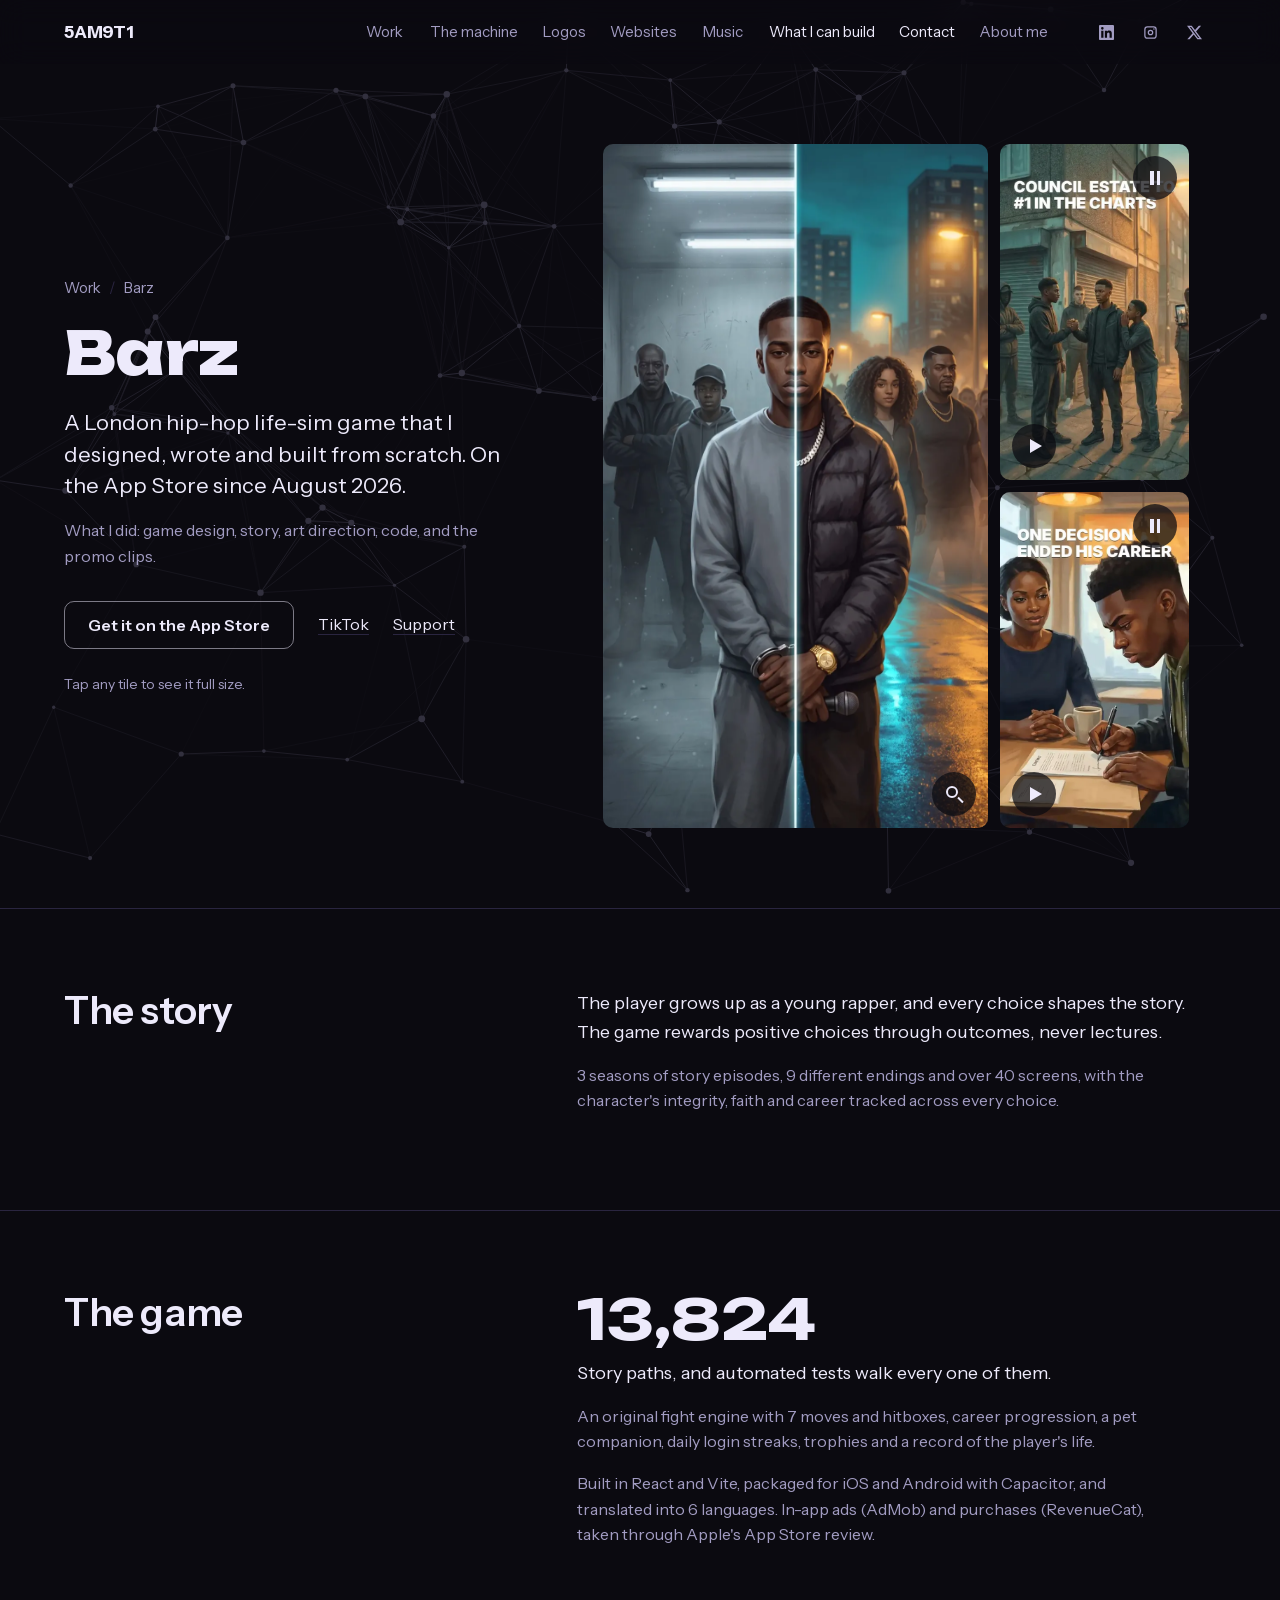
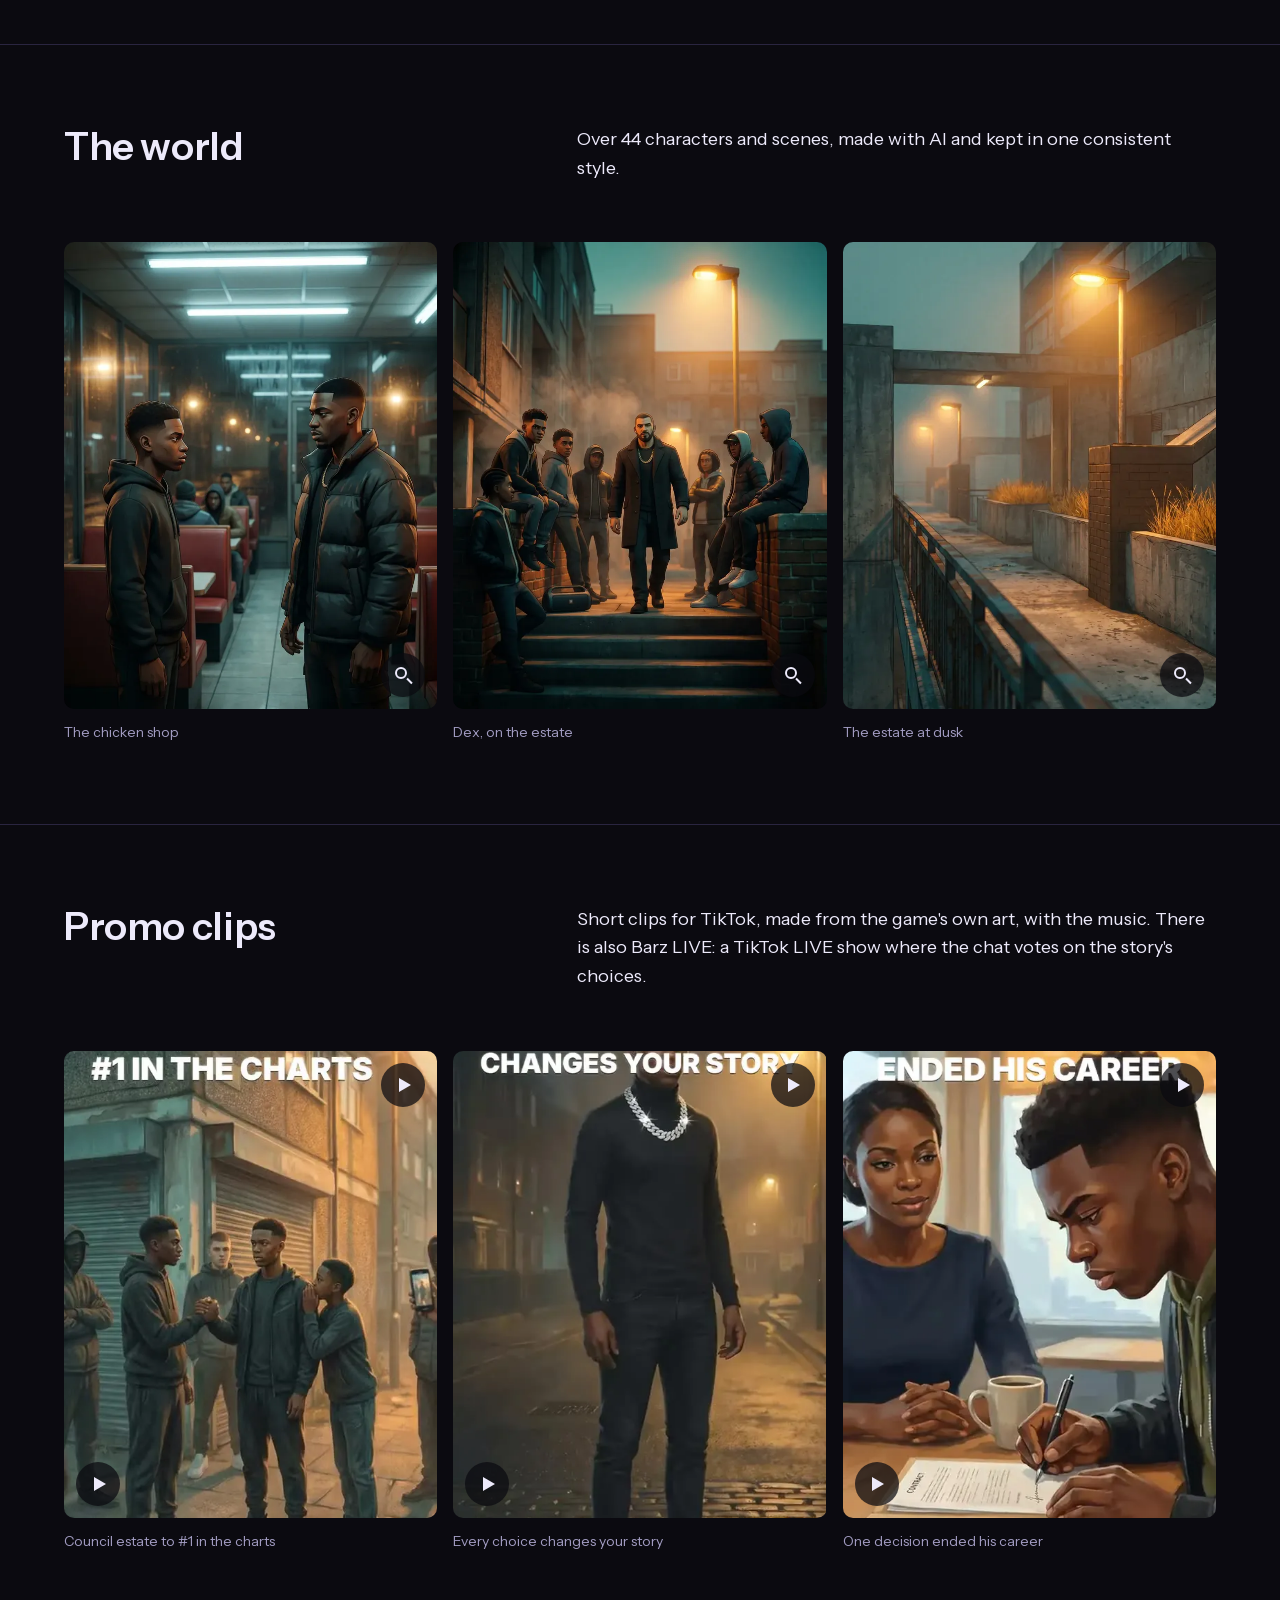
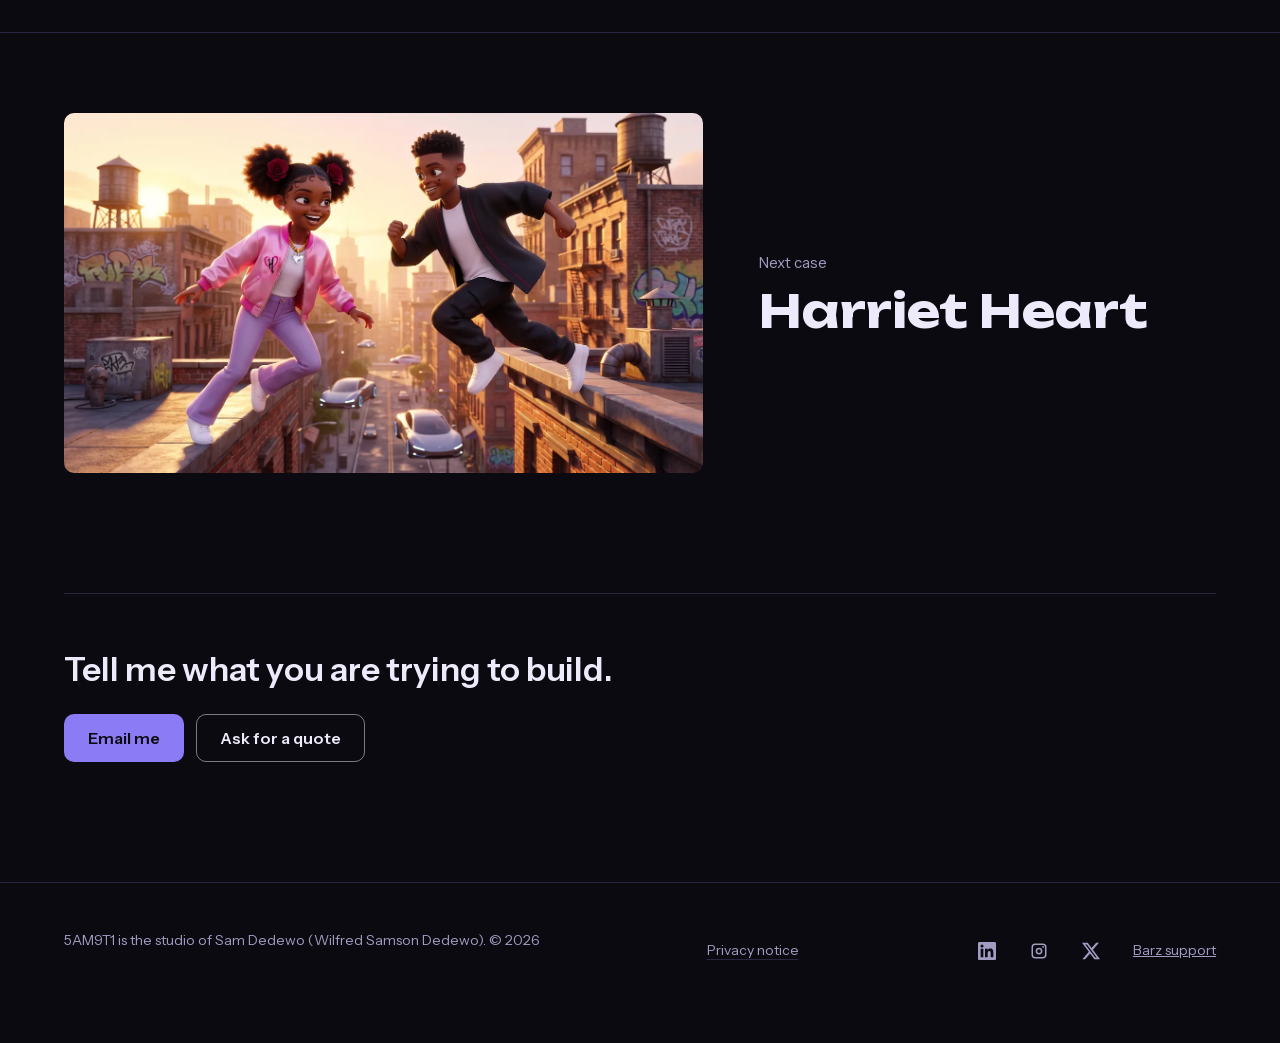
<file: work/barz/index.html>
<!doctype html>
<html lang="en-GB">
<head>
<meta charset="utf-8">
<meta name="viewport" content="width=device-width, initial-scale=1">
<title>Barz · Case · Sam Dedewo</title>
<meta name="description" content="Barz, a London hip-hop life-sim game built from scratch by Sam Dedewo: 3 seasons, 9 endings and an original fight engine. On the App Store since August 2026.">
<link rel="canonical" href="https://5am9t1.com/work/barz/">
<meta name="robots" content="index, follow, max-snippet:-1, max-image-preview:large, max-video-preview:-1">
<meta name="author" content="Sam Dedewo">
<meta name="theme-color" content="#0B0A10">
<meta property="og:type" content="article">
<meta property="og:site_name" content="5AM9T1">
<meta property="og:locale" content="en_GB">
<meta property="og:title" content="Barz · a case by Sam Dedewo">
<meta property="og:description" content="Barz, a London hip-hop life-sim game built from scratch by Sam Dedewo: 3 seasons, 9 endings and an original fight engine. On the App Store since August 2026.">
<meta property="og:url" content="https://5am9t1.com/work/barz/">
<meta property="og:image" content="https://5am9t1.com/assets/img/barz-split-900.jpg">
<meta property="og:image:alt" content="Barz key art: one young man split between a prison corridor and his estate">
<meta name="twitter:card" content="summary_large_image">
<meta name="twitter:site" content="@5am9t1">
<meta name="twitter:creator" content="@5am9t1">
<meta name="twitter:title" content="Barz · a case by Sam Dedewo">
<meta name="twitter:description" content="Barz, a London hip-hop life-sim game built from scratch by Sam Dedewo: 3 seasons, 9 endings and an original fight engine. On the App Store since August 2026.">
<meta name="twitter:image" content="https://5am9t1.com/assets/img/barz-split-900.jpg">
<link rel="preload" href="/assets/fonts/InstrumentSans-400-700-latin.woff2" as="font" type="font/woff2" crossorigin>
<link rel="preload" href="/assets/fonts/Unbounded-800-latin.woff2" as="font" type="font/woff2" crossorigin>
<link rel="icon" href="/favicon.svg" type="image/svg+xml">
<script src="/assets/top.js?v=20260925b"></script>
<link rel="stylesheet" href="/assets/site.css?v=20261112">
<script type="application/ld+json">
{
  "@context": "https://schema.org",
  "@graph": [
    {
      "@type": "WebPage",
      "@id": "https://5am9t1.com/work/barz/#page",
      "url": "https://5am9t1.com/work/barz/",
      "name": "Barz · Case · Sam Dedewo",
      "inLanguage": "en-GB",
      "isPartOf": {
        "@id": "https://5am9t1.com/#website"
      },
      "about": {
        "@id": "https://5am9t1.com/work/barz/#work"
      },
      "author": {
        "@id": "https://5am9t1.com/#sam"
      },
      "breadcrumb": {
        "@id": "https://5am9t1.com/work/barz/#crumbs"
      },
      "dateModified": "2026-09-22"
    },
    {
      "@type": "BreadcrumbList",
      "@id": "https://5am9t1.com/work/barz/#crumbs",
      "itemListElement": [
        {
          "@type": "ListItem",
          "position": 1,
          "name": "Work",
          "item": "https://5am9t1.com/#work"
        },
        {
          "@type": "ListItem",
          "position": 2,
          "name": "Barz",
          "item": "https://5am9t1.com/work/barz/"
        }
      ]
    },
    {
      "@type": "VideoGame",
      "name": "Barz: UK Rap Life Sim",
      "author": {
        "@id": "https://5am9t1.com/#sam"
      },
      "gamePlatform": "iOS",
      "sameAs": [
        "https://apps.apple.com/us/app/barz-uk-rap-life-sim/id6785560902"
      ],
      "description": "A London hip-hop life-sim game where every choice shapes the story.",
      "@id": "https://5am9t1.com/work/barz/#work",
      "url": "https://5am9t1.com/work/barz/"
    },
    {
      "@type": "VideoObject",
      "name": "Barz: council estate to number 1 in the charts",
      "description": "A promo for Barz, the London hip-hop life-sim game by Sam Dedewo: from a council estate to number 1 in the charts.",
      "thumbnailUrl": "https://5am9t1.com/assets/media/barz-clip1-poster.jpg",
      "uploadDate": "2026-09-22",
      "duration": "PT13S",
      "creator": {
        "@id": "https://5am9t1.com/#sam"
      },
      "contentUrl": "https://5am9t1.com/assets/media/barz-clip1.mp4"
    },
    {
      "@type": "VideoObject",
      "name": "Barz: one decision ended his career",
      "description": "A promo for Barz, the London hip-hop life-sim game by Sam Dedewo: one decision ended his career.",
      "thumbnailUrl": "https://5am9t1.com/assets/media/barz-clip3-poster.jpg",
      "uploadDate": "2026-09-22",
      "duration": "PT13S",
      "creator": {
        "@id": "https://5am9t1.com/#sam"
      },
      "contentUrl": "https://5am9t1.com/assets/media/barz-clip3.mp4"
    },
    {
      "@type": "VideoObject",
      "name": "Barz: every choice changes your story",
      "description": "A promo for Barz, the London hip-hop life-sim game by Sam Dedewo: every choice changes your story.",
      "thumbnailUrl": "https://5am9t1.com/assets/media/barz-clip2-poster.jpg",
      "uploadDate": "2026-09-22",
      "duration": "PT13S",
      "creator": {
        "@id": "https://5am9t1.com/#sam"
      },
      "contentUrl": "https://5am9t1.com/assets/media/barz-clip2.mp4"
    }
  ]
}
</script>
</head>
<body>
<a class="skip" href="#main">Skip to content</a>

<header class="nav">
  <div class="wrap nav-inner">
    <a class="brand" href="/" aria-label="5AM9T1, home">5AM9T1</a>
    <nav aria-label="Sections">
      <ul class="nav-links">
        <li class="nav-hide"><a href="/#work">Work</a></li>
        <li class="nav-hide"><a href="/#machine">The machine</a></li>
<li class="nav-hide"><a href="/#logos">Logos</a></li>
<li class="nav-hide"><a href="/#websites">Websites</a></li>
        <li class="nav-hide"><a href="/about/#music">Music</a></li>
        <li><a class="nav-build" href="/about/#services">What I can build</a></li>
        <li><a class="nav-contact" href="/#contact">Contact</a></li>
        <li class="nav-hide"><a href="/about/">About me</a></li>
        <li class="nav-social"><a class="social-icon" href="https://www.linkedin.com/in/samdedewo" aria-label="Sam Dedewo on LinkedIn" rel="me"><svg viewBox="0 0 24 24" width="18" height="18" fill="currentColor" aria-hidden="true"><path d="M20.45 20.45h-3.56v-5.57c0-1.33-.02-3.04-1.85-3.04-1.85 0-2.14 1.45-2.14 2.94v5.67H9.35V9h3.41v1.56h.05c.48-.9 1.64-1.85 3.37-1.85 3.6 0 4.27 2.37 4.27 5.46v6.28zM5.34 7.43a2.06 2.06 0 1 1 0-4.13 2.06 2.06 0 0 1 0 4.13zM7.12 20.45H3.56V9h3.56v11.45zM22.22 0H1.77C.79 0 0 .77 0 1.73v20.54C0 23.23.79 24 1.77 24h20.45c.98 0 1.78-.77 1.78-1.73V1.73C24 .77 23.2 0 22.22 0z"/></svg></a><a class="social-icon" href="https://www.instagram.com/5am9t1" aria-label="Sam Dedewo on Instagram" rel="me"><svg viewBox="0 0 24 24" width="18" height="18" fill="currentColor" aria-hidden="true"><path fill-rule="evenodd" d="M7 2h10a5 5 0 0 1 5 5v10a5 5 0 0 1-5 5H7a5 5 0 0 1-5-5V7a5 5 0 0 1 5-5zm0 2a3 3 0 0 0-3 3v10a3 3 0 0 0 3 3h10a3 3 0 0 0 3-3V7a3 3 0 0 0-3-3H7zm5 3.5a4.5 4.5 0 1 1 0 9 4.5 4.5 0 0 1 0-9zm0 2a2.5 2.5 0 1 0 0 5 2.5 2.5 0 0 0 0-5zm5.5-4.2a1.2 1.2 0 1 1 0 2.4 1.2 1.2 0 0 1 0-2.4z"/></svg></a><a class="social-icon" href="https://x.com/5am9t1" aria-label="Sam Dedewo on X" rel="me"><svg viewBox="0 0 24 24" width="18" height="18" fill="currentColor" aria-hidden="true"><path d="M18.9 1.15h3.68l-8.04 9.19L24 22.85h-7.41l-5.8-7.58-6.64 7.58H.47l8.6-9.83L0 1.15h7.59l5.24 6.93zM17.61 20.64h2.04L6.49 3.24H4.3z"/></svg></a></li>
      </ul>
    </nav>
  </div>
</header>
<main id="main">

<section class="case-hero" aria-labelledby="case-title">
  <div class="wrap case-hero-grid">
    <div class="case-hero-copy">
      <nav class="crumbs" aria-label="Breadcrumb">
        <ol><li><a href="/#work">Work</a></li><li><span aria-current="page">Barz</span></li></ol>
      </nav>
      <h1 id="case-title">Barz</h1>
      <p class="what">A London hip-hop life-sim game that I designed, wrote and built from scratch. On the App Store since August 2026.</p>
      <p class="role">What I did: game design, story, art direction, code, and the promo clips.</p>
      <div class="chapter-links case-links"><a class="btn btn-secondary" href="https://apps.apple.com/us/app/barz-uk-rap-life-sim/id6785560902">Get it on the App Store</a><a class="link" href="https://www.tiktok.com/@barzrapgame">TikTok</a><a class="link" href="https://5am9t1.github.io/barz/">Support</a></div>
      <p class="g-hint">Tap any tile to see it full size.</p>
    </div>
    <div class="chapter-media gallery g-port g-stack"><figure class="g-tile g-main"><img data-lqip style="background:url([data-uri]) center/cover" fetchpriority="high" src="/assets/opt/barz-split-900-w1278.webp" alt="Barz key art: one young man split between a prison corridor and his estate" width="900" height="1612" decoding="async"><button class="g-open" type="button" data-img="/assets/img/barz-split-900.jpg" data-title="Barz key art" aria-label="View Barz key art: one young man split between a prison corridor and his estate full size"><span class="g-zoom" aria-hidden="true"></span></button></figure><figure class="g-tile"><video data-lqip style="background:url([data-uri]) center/cover" muted loop playsinline preload="none" poster="/assets/opt/barz-clip1-poster-w746.webp" width="540" height="960" aria-hidden="true"><source src="/assets/media/barz-clip1.mp4" type="video/mp4"></video><button class="g-open" type="button" data-src="/assets/media/barz-clip1.mp4" data-title="Barz: council estate to number 1 in the charts" aria-label="Play the clip Council estate to number 1, with sound"><span class="g-play" aria-hidden="true"></span></button></figure><figure class="g-tile"><video data-lqip style="background:url([data-uri]) center/cover" muted loop playsinline preload="none" poster="/assets/opt/barz-clip3-poster-w746.webp" width="540" height="960" aria-hidden="true"><source src="/assets/media/barz-clip3.mp4" type="video/mp4"></video><button class="g-open" type="button" data-src="/assets/media/barz-clip3.mp4" data-title="Barz: one decision ended his career" aria-label="Play the clip One decision ended his career, with sound"><span class="g-play" aria-hidden="true"></span></button></figure></div>
  </div>
</section>

<section class="case-section" aria-label="The story">
<div class="wrap case-row"><h2>The story</h2><div><p class="lede">The player grows up as a young rapper, and every choice shapes the story. The game rewards positive choices through outcomes, never lectures.</p><p>3 seasons of story episodes, 9 different endings and over 40 screens, with the character's integrity, faith and career tracked across every choice.</p></div></div>
</section>
<section class="case-section" aria-label="The game">
<div class="wrap case-row"><h2>The game</h2><div><p class="big-stat">13,824</p><p class="lede">Story paths, and automated tests walk every one of them.</p><p>An original fight engine with 7 moves and hitboxes, career progression, a pet companion, daily login streaks, trophies and a record of the player's life.</p><p>Built in React and Vite, packaged for iOS and Android with Capacitor, and translated into 6 languages. In-app ads (AdMob) and purchases (RevenueCat), taken through Apple's App Store review.</p></div></div>
</section>
<section class="case-section" aria-label="The world">
<div class="wrap case-row"><h2>The world</h2><div><p class="lede">Over 44 characters and scenes, made with AI and kept in one consistent style.</p></div></div><div class="wrap case-grid case-grid-3 case-grid-tall"><div class="case-cell"><figure class="g-tile"><img data-lqip style="background:url([data-uri]) center/cover" src="/assets/opt/barz-chicken-shop.webp" alt="Two characters face off in a late-night chicken shop" width="967" height="1200" loading="lazy" decoding="async"><button class="g-open" type="button" data-img="/assets/img/barz-chicken-shop.webp" data-title="Barz: the chicken shop" aria-label="View Two characters face off in a late-night chicken shop full size"><span class="g-zoom" aria-hidden="true"></span></button></figure><p class="case-cap">The chicken shop</p></div><div class="case-cell"><figure class="g-tile"><img data-lqip style="background:url([data-uri]) center/cover" src="/assets/opt/barz-dex.webp" alt="Dex walks through the estate at night" width="967" height="1200" loading="lazy" decoding="async"><button class="g-open" type="button" data-img="/assets/img/barz-dex.webp" data-title="Barz: Dex on the estate" aria-label="View Dex walks through the estate at night full size"><span class="g-zoom" aria-hidden="true"></span></button></figure><p class="case-cap">Dex, on the estate</p></div><div class="case-cell"><figure class="g-tile"><img data-lqip style="background:url([data-uri]) center/cover" src="/assets/opt/barz-estate.webp" alt="A London estate at dusk" width="670" height="1200" loading="lazy" decoding="async"><button class="g-open" type="button" data-img="/assets/img/barz-estate.webp" data-title="Barz: the estate at dusk" aria-label="View A London estate at dusk full size"><span class="g-zoom" aria-hidden="true"></span></button></figure><p class="case-cap">The estate at dusk</p></div></div>
</section>
<section class="case-section" aria-label="Promo clips">
<div class="wrap case-row"><h2>Promo clips</h2><div><p class="lede">Short clips for TikTok, made from the game's own art, with the music. There is also Barz LIVE: a TikTok LIVE show where the chat votes on the story's choices.</p></div></div><div class="wrap case-grid case-grid-3 case-grid-tall"><div class="case-cell"><figure class="g-tile"><video data-lqip style="background:url([data-uri]) center/cover" muted loop playsinline preload="none" poster="/assets/opt/barz-clip1-poster-w746.webp" width="540" height="960" aria-hidden="true"><source src="/assets/media/barz-clip1.mp4" type="video/mp4"></video><button class="g-open" type="button" data-src="/assets/media/barz-clip1.mp4" data-title="Barz: council estate to number 1" aria-label="Play the clip, with sound"><span class="g-play" aria-hidden="true"></span></button></figure><p class="case-cap">Council estate to #1 in the charts</p></div><div class="case-cell"><figure class="g-tile"><video data-lqip style="background:url([data-uri]) center/cover" muted loop playsinline preload="none" poster="/assets/opt/barz-clip2-poster.webp" width="540" height="960" aria-hidden="true"><source src="/assets/media/barz-clip2.mp4" type="video/mp4"></video><button class="g-open" type="button" data-src="/assets/media/barz-clip2.mp4" data-title="Barz: every choice changes your story" aria-label="Play the clip, with sound"><span class="g-play" aria-hidden="true"></span></button></figure><p class="case-cap">Every choice changes your story</p></div><div class="case-cell"><figure class="g-tile"><video data-lqip style="background:url([data-uri]) center/cover" muted loop playsinline preload="none" poster="/assets/opt/barz-clip3-poster-w746.webp" width="540" height="960" aria-hidden="true"><source src="/assets/media/barz-clip3.mp4" type="video/mp4"></video><button class="g-open" type="button" data-src="/assets/media/barz-clip3.mp4" data-title="Barz: one decision ended his career" aria-label="Play the clip, with sound"><span class="g-play" aria-hidden="true"></span></button></figure><p class="case-cap">One decision ended his career</p></div></div>
</section>

<section class="case-section case-end" aria-label="Next">
  <div class="wrap">
    <a class="case-next" href="/work/harriet-heart/">
      <span class="case-next-media"><img data-lqip style="background:url([data-uri]) center/cover" src="/assets/opt/hh/hh-k1-1360.webp" alt="" width="1360" height="759" loading="lazy" decoding="async"></span>
      <span class="case-next-copy">
        <span class="case-next-label">Next case</span>
        <span class="case-next-title">Harriet Heart</span>
      </span>
    </a>
    <div class="case-contact">
      <p>Tell me what you are trying to build.</p>
      <div class="hero-actions">
        <a class="btn btn-primary" href="mailto:sam@5am9t1.com">Email me</a>
        <a class="btn btn-secondary" href="/#contact">Ask for a quote</a>
      </div>
    </div>
  </div>
</section>

</main>

<footer class="footer">
  <div class="wrap footer-inner">
    <p>5AM9T1 is the studio of Sam Dedewo (Wilfred Samson Dedewo). © 2026</p>
    <p><a class="link" href="/privacy/">Privacy notice</a></p>
    <p class="socials"><a class="social-icon" href="https://www.linkedin.com/in/samdedewo" aria-label="Sam Dedewo on LinkedIn" rel="me"><svg viewBox="0 0 24 24" width="18" height="18" fill="currentColor" aria-hidden="true"><path d="M20.45 20.45h-3.56v-5.57c0-1.33-.02-3.04-1.85-3.04-1.85 0-2.14 1.45-2.14 2.94v5.67H9.35V9h3.41v1.56h.05c.48-.9 1.64-1.85 3.37-1.85 3.6 0 4.27 2.37 4.27 5.46v6.28zM5.34 7.43a2.06 2.06 0 1 1 0-4.13 2.06 2.06 0 0 1 0 4.13zM7.12 20.45H3.56V9h3.56v11.45zM22.22 0H1.77C.79 0 0 .77 0 1.73v20.54C0 23.23.79 24 1.77 24h20.45c.98 0 1.78-.77 1.78-1.73V1.73C24 .77 23.2 0 22.22 0z"/></svg></a><a class="social-icon" href="https://www.instagram.com/5am9t1" aria-label="Sam Dedewo on Instagram" rel="me"><svg viewBox="0 0 24 24" width="18" height="18" fill="currentColor" aria-hidden="true"><path fill-rule="evenodd" d="M7 2h10a5 5 0 0 1 5 5v10a5 5 0 0 1-5 5H7a5 5 0 0 1-5-5V7a5 5 0 0 1 5-5zm0 2a3 3 0 0 0-3 3v10a3 3 0 0 0 3 3h10a3 3 0 0 0 3-3V7a3 3 0 0 0-3-3H7zm5 3.5a4.5 4.5 0 1 1 0 9 4.5 4.5 0 0 1 0-9zm0 2a2.5 2.5 0 1 0 0 5 2.5 2.5 0 0 0 0-5zm5.5-4.2a1.2 1.2 0 1 1 0 2.4 1.2 1.2 0 0 1 0-2.4z"/></svg></a><a class="social-icon" href="https://x.com/5am9t1" aria-label="Sam Dedewo on X" rel="me"><svg viewBox="0 0 24 24" width="18" height="18" fill="currentColor" aria-hidden="true"><path d="M18.9 1.15h3.68l-8.04 9.19L24 22.85h-7.41l-5.8-7.58-6.64 7.58H.47l8.6-9.83L0 1.15h7.59l5.24 6.93zM17.61 20.64h2.04L6.49 3.24H4.3z"/></svg></a><a class="footer-link" href="https://5am9t1.github.io/barz/">Barz support</a></p>
  </div>
</footer>

<script src="/assets/network.js" defer></script>
<script src="/assets/media.js?v=20260925b" defer></script>
<script src="/assets/gallery.js?v=20261112" defer></script>
</body>
</html>
</file>
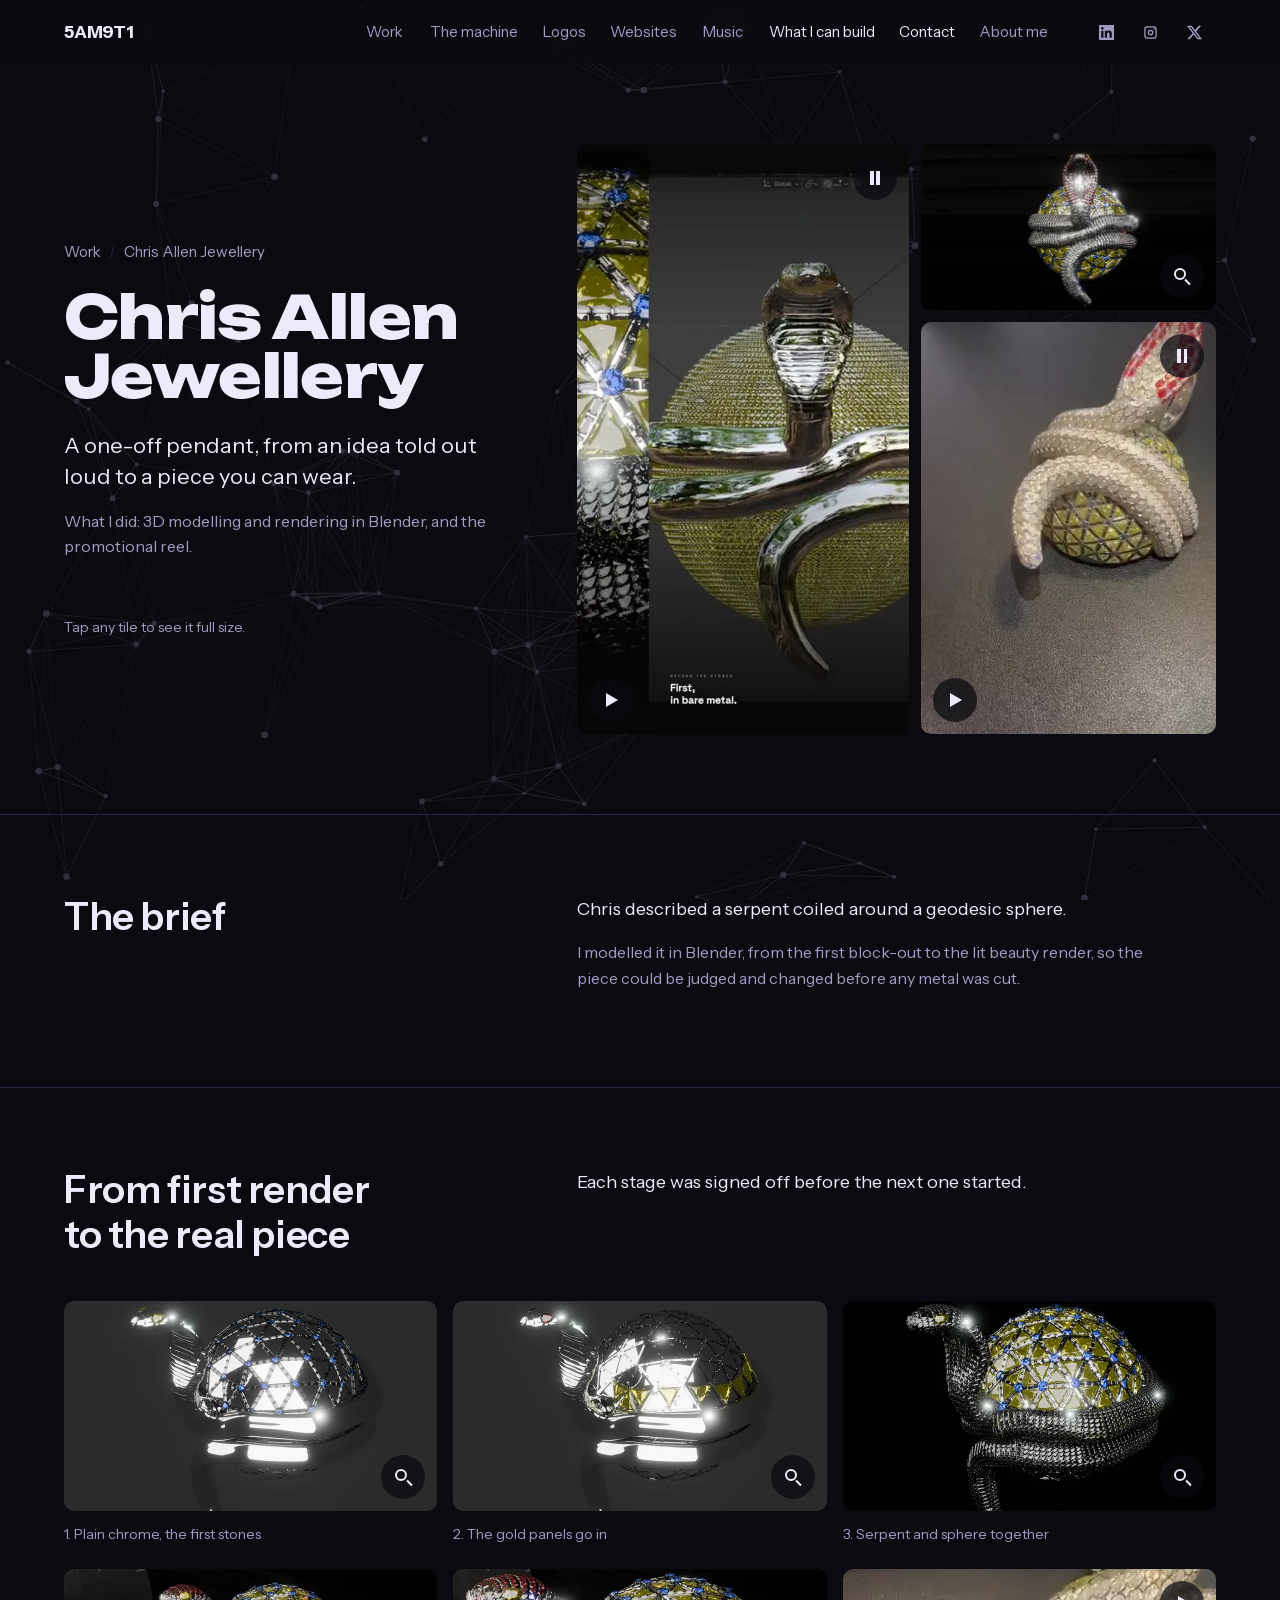
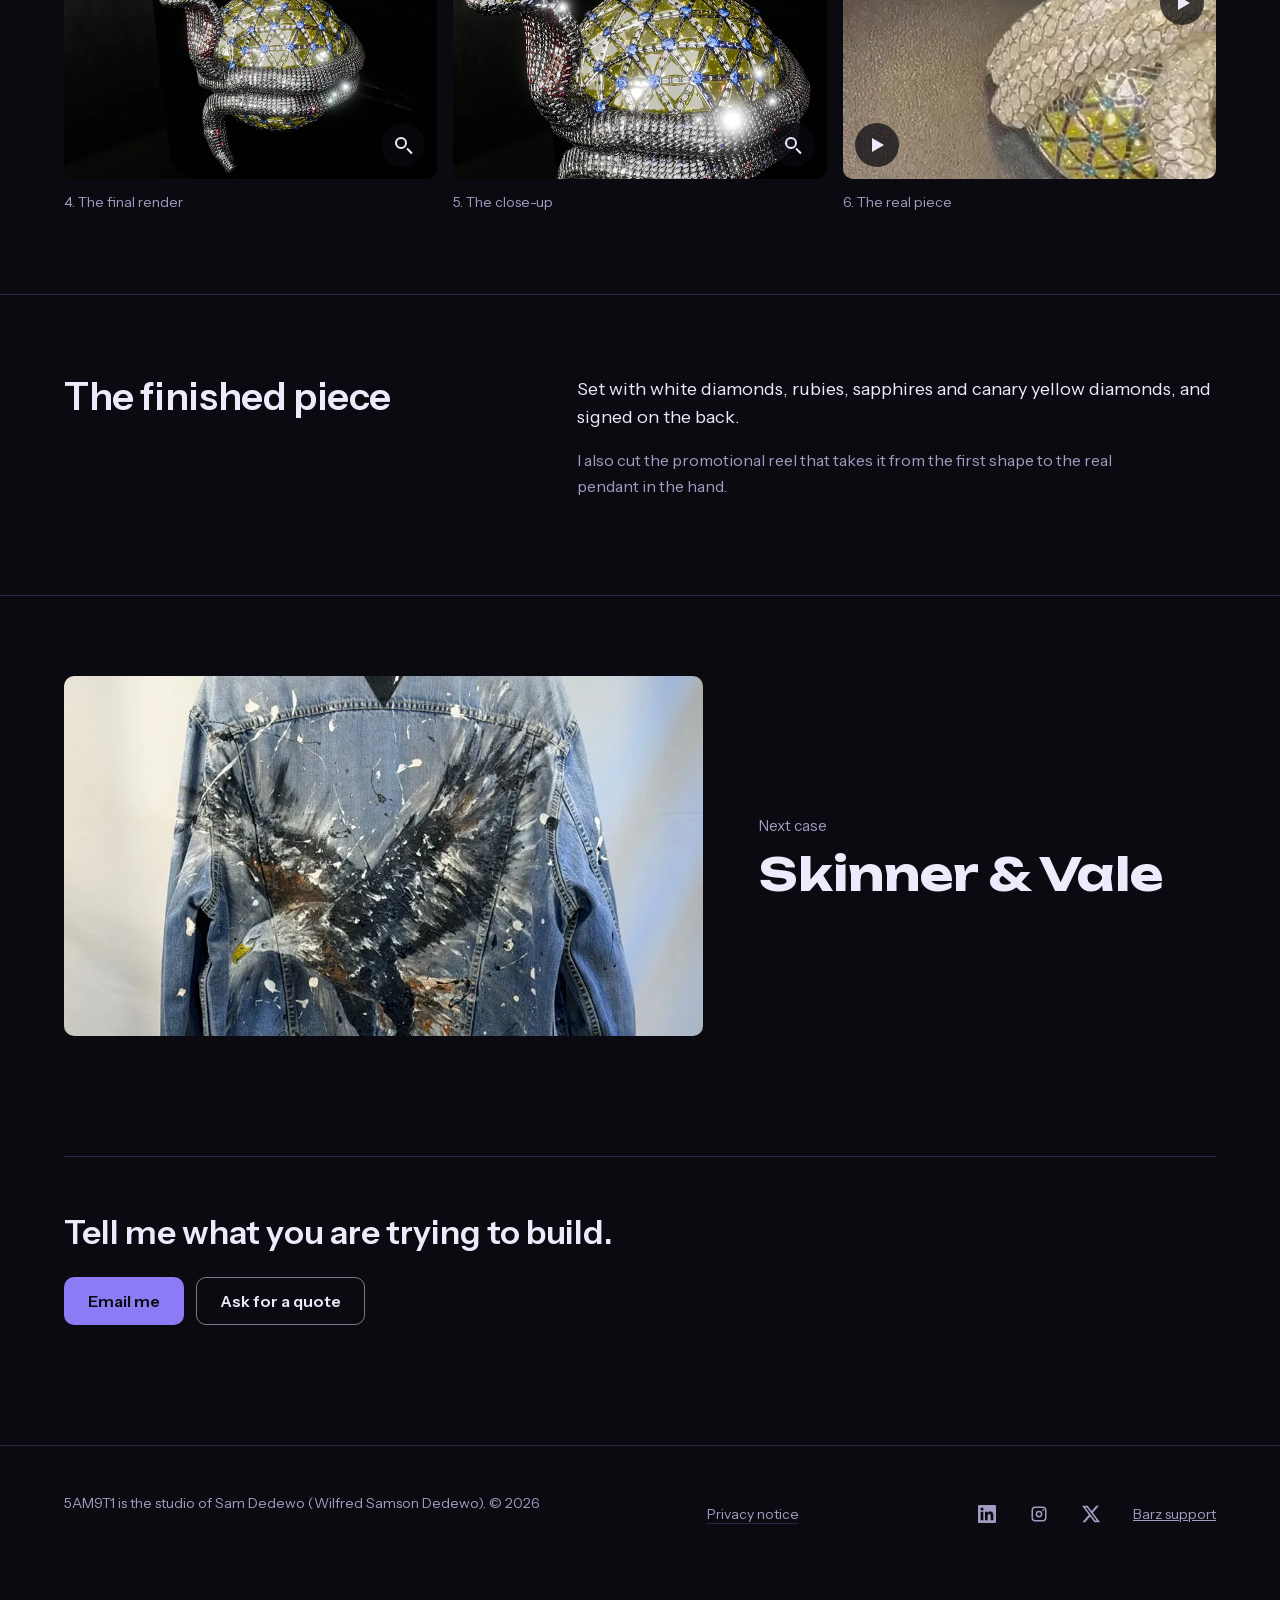
<file: work/chris-allen-pendant/index.html>
<!doctype html>
<html lang="en-GB">
<head>
<meta charset="utf-8">
<meta name="viewport" content="width=device-width, initial-scale=1">
<title>Chris Allen Jewellery · Case · Sam Dedewo</title>
<meta name="description" content="A one-off pendant for Chris Allen Jewellery: a serpent coiled around a geodesic sphere, modelled in Blender by Sam Dedewo and made up in precious stones.">
<link rel="canonical" href="https://5am9t1.com/work/chris-allen-pendant/">
<meta name="robots" content="index, follow, max-snippet:-1, max-image-preview:large, max-video-preview:-1">
<meta name="author" content="Sam Dedewo">
<meta name="theme-color" content="#0B0A10">
<meta property="og:type" content="article">
<meta property="og:site_name" content="5AM9T1">
<meta property="og:locale" content="en_GB">
<meta property="og:title" content="Chris Allen Jewellery · a case by Sam Dedewo">
<meta property="og:description" content="A one-off pendant for Chris Allen Jewellery: a serpent coiled around a geodesic sphere, modelled in Blender by Sam Dedewo and made up in precious stones.">
<meta property="og:url" content="https://5am9t1.com/work/chris-allen-pendant/">
<meta property="og:image" content="https://5am9t1.com/assets/img/chris-gem-1200.jpg">
<meta property="og:image:alt" content="A serpent coiled around a jewelled geodesic sphere">
<meta name="twitter:card" content="summary_large_image">
<meta name="twitter:site" content="@5am9t1">
<meta name="twitter:creator" content="@5am9t1">
<meta name="twitter:title" content="Chris Allen Jewellery · a case by Sam Dedewo">
<meta name="twitter:description" content="A one-off pendant for Chris Allen Jewellery: a serpent coiled around a geodesic sphere, modelled in Blender by Sam Dedewo and made up in precious stones.">
<meta name="twitter:image" content="https://5am9t1.com/assets/img/chris-gem-1200.jpg">
<link rel="preload" href="/assets/fonts/InstrumentSans-400-700-latin.woff2" as="font" type="font/woff2" crossorigin>
<link rel="preload" href="/assets/fonts/Unbounded-800-latin.woff2" as="font" type="font/woff2" crossorigin>
<link rel="icon" href="/favicon.svg" type="image/svg+xml">
<script src="/assets/top.js?v=20260925b"></script>
<link rel="stylesheet" href="/assets/site.css?v=20261112">
<script type="application/ld+json">
{
  "@context": "https://schema.org",
  "@graph": [
    {
      "@type": "WebPage",
      "@id": "https://5am9t1.com/work/chris-allen-pendant/#page",
      "url": "https://5am9t1.com/work/chris-allen-pendant/",
      "name": "Chris Allen Jewellery · Case · Sam Dedewo",
      "inLanguage": "en-GB",
      "isPartOf": {
        "@id": "https://5am9t1.com/#website"
      },
      "about": {
        "@id": "https://5am9t1.com/work/chris-allen-pendant/#work"
      },
      "author": {
        "@id": "https://5am9t1.com/#sam"
      },
      "breadcrumb": {
        "@id": "https://5am9t1.com/work/chris-allen-pendant/#crumbs"
      },
      "dateModified": "2026-09-22"
    },
    {
      "@type": "BreadcrumbList",
      "@id": "https://5am9t1.com/work/chris-allen-pendant/#crumbs",
      "itemListElement": [
        {
          "@type": "ListItem",
          "position": 1,
          "name": "Work",
          "item": "https://5am9t1.com/#work"
        },
        {
          "@type": "ListItem",
          "position": 2,
          "name": "Chris Allen Jewellery",
          "item": "https://5am9t1.com/work/chris-allen-pendant/"
        }
      ]
    },
    {
      "@type": "CreativeWork",
      "name": "Chris Allen Jewellery pendant",
      "creator": {
        "@id": "https://5am9t1.com/#sam"
      },
      "description": "A serpent coiled around a geodesic sphere, modelled in Blender and set with rubies, diamonds and sapphires.",
      "@id": "https://5am9t1.com/work/chris-allen-pendant/#work",
      "url": "https://5am9t1.com/work/chris-allen-pendant/"
    },
    {
      "@type": "VideoObject",
      "name": "The Chris Allen pendant, from the first block-out to the finished piece",
      "description": "The Chris Allen Jewellery pendant, from the first block-out in Blender to the finished piece in precious stones.",
      "thumbnailUrl": "https://5am9t1.com/assets/media/chris-reel-v2-poster.jpg",
      "uploadDate": "2026-09-22",
      "duration": "PT30S",
      "creator": {
        "@id": "https://5am9t1.com/#sam"
      },
      "contentUrl": "https://5am9t1.com/assets/media/chris-reel-v2.mp4"
    },
    {
      "@type": "VideoObject",
      "name": "The finished pendant, turning in the light",
      "description": "The finished pendant, a serpent coiled around a geodesic sphere, modelled in Blender by Sam Dedewo.",
      "thumbnailUrl": "https://5am9t1.com/assets/media/chris-ring-poster.jpg",
      "uploadDate": "2026-09-21",
      "duration": "PT8S",
      "creator": {
        "@id": "https://5am9t1.com/#sam"
      },
      "contentUrl": "https://5am9t1.com/assets/media/chris-ring.mp4"
    },
    {
      "@type": "VideoObject",
      "name": "The real pendant, close up",
      "description": "The real Chris Allen Jewellery pendant, close up.",
      "thumbnailUrl": "https://5am9t1.com/assets/media/chris-detail-poster.jpg",
      "uploadDate": "2026-09-22",
      "duration": "PT10S",
      "creator": {
        "@id": "https://5am9t1.com/#sam"
      },
      "contentUrl": "https://5am9t1.com/assets/media/chris-detail.mp4"
    }
  ]
}
</script>
</head>
<body>
<a class="skip" href="#main">Skip to content</a>

<header class="nav">
  <div class="wrap nav-inner">
    <a class="brand" href="/" aria-label="5AM9T1, home">5AM9T1</a>
    <nav aria-label="Sections">
      <ul class="nav-links">
        <li class="nav-hide"><a href="/#work">Work</a></li>
        <li class="nav-hide"><a href="/#machine">The machine</a></li>
<li class="nav-hide"><a href="/#logos">Logos</a></li>
<li class="nav-hide"><a href="/#websites">Websites</a></li>
        <li class="nav-hide"><a href="/about/#music">Music</a></li>
        <li><a class="nav-build" href="/about/#services">What I can build</a></li>
        <li><a class="nav-contact" href="/#contact">Contact</a></li>
        <li class="nav-hide"><a href="/about/">About me</a></li>
        <li class="nav-social"><a class="social-icon" href="https://www.linkedin.com/in/samdedewo" aria-label="Sam Dedewo on LinkedIn" rel="me"><svg viewBox="0 0 24 24" width="18" height="18" fill="currentColor" aria-hidden="true"><path d="M20.45 20.45h-3.56v-5.57c0-1.33-.02-3.04-1.85-3.04-1.85 0-2.14 1.45-2.14 2.94v5.67H9.35V9h3.41v1.56h.05c.48-.9 1.64-1.85 3.37-1.85 3.6 0 4.27 2.37 4.27 5.46v6.28zM5.34 7.43a2.06 2.06 0 1 1 0-4.13 2.06 2.06 0 0 1 0 4.13zM7.12 20.45H3.56V9h3.56v11.45zM22.22 0H1.77C.79 0 0 .77 0 1.73v20.54C0 23.23.79 24 1.77 24h20.45c.98 0 1.78-.77 1.78-1.73V1.73C24 .77 23.2 0 22.22 0z"/></svg></a><a class="social-icon" href="https://www.instagram.com/5am9t1" aria-label="Sam Dedewo on Instagram" rel="me"><svg viewBox="0 0 24 24" width="18" height="18" fill="currentColor" aria-hidden="true"><path fill-rule="evenodd" d="M7 2h10a5 5 0 0 1 5 5v10a5 5 0 0 1-5 5H7a5 5 0 0 1-5-5V7a5 5 0 0 1 5-5zm0 2a3 3 0 0 0-3 3v10a3 3 0 0 0 3 3h10a3 3 0 0 0 3-3V7a3 3 0 0 0-3-3H7zm5 3.5a4.5 4.5 0 1 1 0 9 4.5 4.5 0 0 1 0-9zm0 2a2.5 2.5 0 1 0 0 5 2.5 2.5 0 0 0 0-5zm5.5-4.2a1.2 1.2 0 1 1 0 2.4 1.2 1.2 0 0 1 0-2.4z"/></svg></a><a class="social-icon" href="https://x.com/5am9t1" aria-label="Sam Dedewo on X" rel="me"><svg viewBox="0 0 24 24" width="18" height="18" fill="currentColor" aria-hidden="true"><path d="M18.9 1.15h3.68l-8.04 9.19L24 22.85h-7.41l-5.8-7.58-6.64 7.58H.47l8.6-9.83L0 1.15h7.59l5.24 6.93zM17.61 20.64h2.04L6.49 3.24H4.3z"/></svg></a></li>
      </ul>
    </nav>
  </div>
</header>
<main id="main">

<section class="case-hero" aria-labelledby="case-title">
  <div class="wrap case-hero-grid">
    <div class="case-hero-copy">
      <nav class="crumbs" aria-label="Breadcrumb">
        <ol><li><a href="/#work">Work</a></li><li><span aria-current="page">Chris Allen Jewellery</span></li></ol>
      </nav>
      <h1 id="case-title">Chris Allen Jewellery</h1>
      <p class="what">A one-off pendant, from an idea told out loud to a piece you can wear.</p>
      <p class="role">What I did: 3D modelling and rendering in Blender, and the promotional reel.</p>
      <div class="chapter-links case-links"></div>
      <p class="g-hint">Tap any tile to see it full size.</p>
    </div>
    <div class="chapter-media gallery g-port"><figure class="g-tile g-main"><video data-lqip style="background:url([data-uri]) center/cover" muted loop playsinline preload="none" poster="/assets/opt/chris-reel-v2-poster.webp" width="540" height="960" aria-hidden="true"><source src="/assets/media/chris-reel-v2-preview.mp4" type="video/mp4"></video><button class="g-open" type="button" data-src="/assets/media/chris-reel-v2.mp4" data-title="The Chris Allen pendant, from the first block-out to the finished piece" aria-label="Play the pendant film, with sound"><span class="g-play" aria-hidden="true"></span></button></figure><figure class="g-tile"><img data-lqip style="background:url([data-uri]) center/cover" fetchpriority="high" src="/assets/opt/chris-10-front.webp" alt="The final render of the pendant from the front" width="1200" height="675" decoding="async"><button class="g-open" type="button" data-img="/assets/img/chris-10-front.webp" data-title="The final render, front" aria-label="View The final render of the pendant from the front full size"><span class="g-zoom" aria-hidden="true"></span></button></figure><figure class="g-tile"><video data-lqip style="background:url([data-uri]) center/cover" muted loop playsinline preload="none" poster="/assets/opt/chris-ring-poster.webp" width="464" height="832" aria-hidden="true"><source src="/assets/media/chris-ring.mp4" type="video/mp4"></video><button class="g-open" type="button" data-src="/assets/media/chris-ring.mp4" data-title="The finished pendant, turning in the light" aria-label="Play the finished pendant, full size"><span class="g-play" aria-hidden="true"></span></button></figure></div>
  </div>
</section>

<section class="case-section" aria-label="The brief">
<div class="wrap case-row"><h2>The brief</h2><div><p class="lede">Chris described a serpent coiled around a geodesic sphere.</p><p>I modelled it in Blender, from the first block-out to the lit beauty render, so the piece could be judged and changed before any metal was cut.</p></div></div>
</section>
<section class="case-section" aria-label="From first render to the real piece">
<div class="wrap case-row"><h2>From first render to the real piece</h2><div><p class="lede">Each stage was signed off before the next one started.</p></div></div><div class="wrap case-grid case-grid-3"><div class="case-cell"><figure class="g-tile"><img data-lqip style="background:url([data-uri]) center/cover" src="/assets/opt/chris-01-blockout.webp" alt="The early model in plain chrome, with the first blue stones" width="1200" height="675" loading="lazy" decoding="async"><button class="g-open" type="button" data-img="/assets/img/chris-01-blockout.webp" data-title="Stage 1: plain chrome and the first stones" aria-label="View The early model in plain chrome, with the first blue stones full size"><span class="g-zoom" aria-hidden="true"></span></button></figure><p class="case-cap">1. Plain chrome, the first stones</p></div><div class="case-cell"><figure class="g-tile"><img data-lqip style="background:url([data-uri]) center/cover" src="/assets/opt/chris-02-blockout-gold.webp" alt="Gold panels added to the sphere" width="1200" height="675" loading="lazy" decoding="async"><button class="g-open" type="button" data-img="/assets/img/chris-02-blockout-gold.webp" data-title="Stage 2: the gold panels go in" aria-label="View Gold panels added to the sphere full size"><span class="g-zoom" aria-hidden="true"></span></button></figure><p class="case-cap">2. The gold panels go in</p></div><div class="case-cell"><figure class="g-tile"><img data-lqip style="background:url([data-uri]) center/cover" src="/assets/opt/chris-03-gem-reveal.webp" alt="The serpent coiled around the gold and stone sphere" width="1200" height="675" loading="lazy" decoding="async"><button class="g-open" type="button" data-img="/assets/img/chris-03-gem-reveal.webp" data-title="Stage 3: serpent and sphere together" aria-label="View The serpent coiled around the gold and stone sphere full size"><span class="g-zoom" aria-hidden="true"></span></button></figure><p class="case-cap">3. Serpent and sphere together</p></div><div class="case-cell"><figure class="g-tile"><img data-lqip style="background:url([data-uri]) center/cover" src="/assets/opt/chris-11-two-five.webp" alt="The final render from a three-quarter angle" width="1200" height="675" loading="lazy" decoding="async"><button class="g-open" type="button" data-img="/assets/img/chris-11-two-five.webp" data-title="The final render, three-quarter" aria-label="View The final render from a three-quarter angle full size"><span class="g-zoom" aria-hidden="true"></span></button></figure><p class="case-cap">4. The final render</p></div><div class="case-cell"><figure class="g-tile"><img data-lqip style="background:url([data-uri]) center/cover" src="/assets/opt/chris-16-closeup.webp" alt="A close-up of the serpent head and stones" width="1200" height="675" loading="lazy" decoding="async"><button class="g-open" type="button" data-img="/assets/img/chris-16-closeup.webp" data-title="The final render, close-up" aria-label="View A close-up of the serpent head and stones full size"><span class="g-zoom" aria-hidden="true"></span></button></figure><p class="case-cap">5. The close-up</p></div><div class="case-cell"><figure class="g-tile"><video data-lqip style="background:url([data-uri]) center/cover" muted loop playsinline preload="none" poster="/assets/opt/chris-detail-poster.webp" width="464" height="832" aria-hidden="true"><source src="/assets/media/chris-detail.mp4" type="video/mp4"></video><button class="g-open" type="button" data-src="/assets/media/chris-detail.mp4" data-title="The real pendant, close up" aria-label="Play the real pendant close up, full size"><span class="g-play" aria-hidden="true"></span></button></figure><p class="case-cap">6. The real piece</p></div></div>
</section>
<section class="case-section" aria-label="The finished piece">
<div class="wrap case-row"><h2>The finished piece</h2><div><p class="lede">Set with white diamonds, rubies, sapphires and canary yellow diamonds, and signed on the back.</p><p>I also cut the promotional reel that takes it from the first shape to the real pendant in the hand.</p></div></div>
</section>

<section class="case-section case-end" aria-label="Next">
  <div class="wrap">
    <a class="case-next" href="/work/skinner-and-vale/">
      <span class="case-next-media"><img data-lqip style="background:url([data-uri]) center/cover" src="/assets/opt/sv-eagle-jacket-1200.webp" alt="" width="1200" height="669" loading="lazy" decoding="async"></span>
      <span class="case-next-copy">
        <span class="case-next-label">Next case</span>
        <span class="case-next-title">Skinner &amp; Vale</span>
      </span>
    </a>
    <div class="case-contact">
      <p>Tell me what you are trying to build.</p>
      <div class="hero-actions">
        <a class="btn btn-primary" href="mailto:sam@5am9t1.com">Email me</a>
        <a class="btn btn-secondary" href="/#contact">Ask for a quote</a>
      </div>
    </div>
  </div>
</section>

</main>

<footer class="footer">
  <div class="wrap footer-inner">
    <p>5AM9T1 is the studio of Sam Dedewo (Wilfred Samson Dedewo). © 2026</p>
    <p><a class="link" href="/privacy/">Privacy notice</a></p>
    <p class="socials"><a class="social-icon" href="https://www.linkedin.com/in/samdedewo" aria-label="Sam Dedewo on LinkedIn" rel="me"><svg viewBox="0 0 24 24" width="18" height="18" fill="currentColor" aria-hidden="true"><path d="M20.45 20.45h-3.56v-5.57c0-1.33-.02-3.04-1.85-3.04-1.85 0-2.14 1.45-2.14 2.94v5.67H9.35V9h3.41v1.56h.05c.48-.9 1.64-1.85 3.37-1.85 3.6 0 4.27 2.37 4.27 5.46v6.28zM5.34 7.43a2.06 2.06 0 1 1 0-4.13 2.06 2.06 0 0 1 0 4.13zM7.12 20.45H3.56V9h3.56v11.45zM22.22 0H1.77C.79 0 0 .77 0 1.73v20.54C0 23.23.79 24 1.77 24h20.45c.98 0 1.78-.77 1.78-1.73V1.73C24 .77 23.2 0 22.22 0z"/></svg></a><a class="social-icon" href="https://www.instagram.com/5am9t1" aria-label="Sam Dedewo on Instagram" rel="me"><svg viewBox="0 0 24 24" width="18" height="18" fill="currentColor" aria-hidden="true"><path fill-rule="evenodd" d="M7 2h10a5 5 0 0 1 5 5v10a5 5 0 0 1-5 5H7a5 5 0 0 1-5-5V7a5 5 0 0 1 5-5zm0 2a3 3 0 0 0-3 3v10a3 3 0 0 0 3 3h10a3 3 0 0 0 3-3V7a3 3 0 0 0-3-3H7zm5 3.5a4.5 4.5 0 1 1 0 9 4.5 4.5 0 0 1 0-9zm0 2a2.5 2.5 0 1 0 0 5 2.5 2.5 0 0 0 0-5zm5.5-4.2a1.2 1.2 0 1 1 0 2.4 1.2 1.2 0 0 1 0-2.4z"/></svg></a><a class="social-icon" href="https://x.com/5am9t1" aria-label="Sam Dedewo on X" rel="me"><svg viewBox="0 0 24 24" width="18" height="18" fill="currentColor" aria-hidden="true"><path d="M18.9 1.15h3.68l-8.04 9.19L24 22.85h-7.41l-5.8-7.58-6.64 7.58H.47l8.6-9.83L0 1.15h7.59l5.24 6.93zM17.61 20.64h2.04L6.49 3.24H4.3z"/></svg></a><a class="footer-link" href="https://5am9t1.github.io/barz/">Barz support</a></p>
  </div>
</footer>

<script src="/assets/network.js" defer></script>
<script src="/assets/media.js?v=20260925b" defer></script>
<script src="/assets/gallery.js?v=20261112" defer></script>
</body>
</html>
</file>
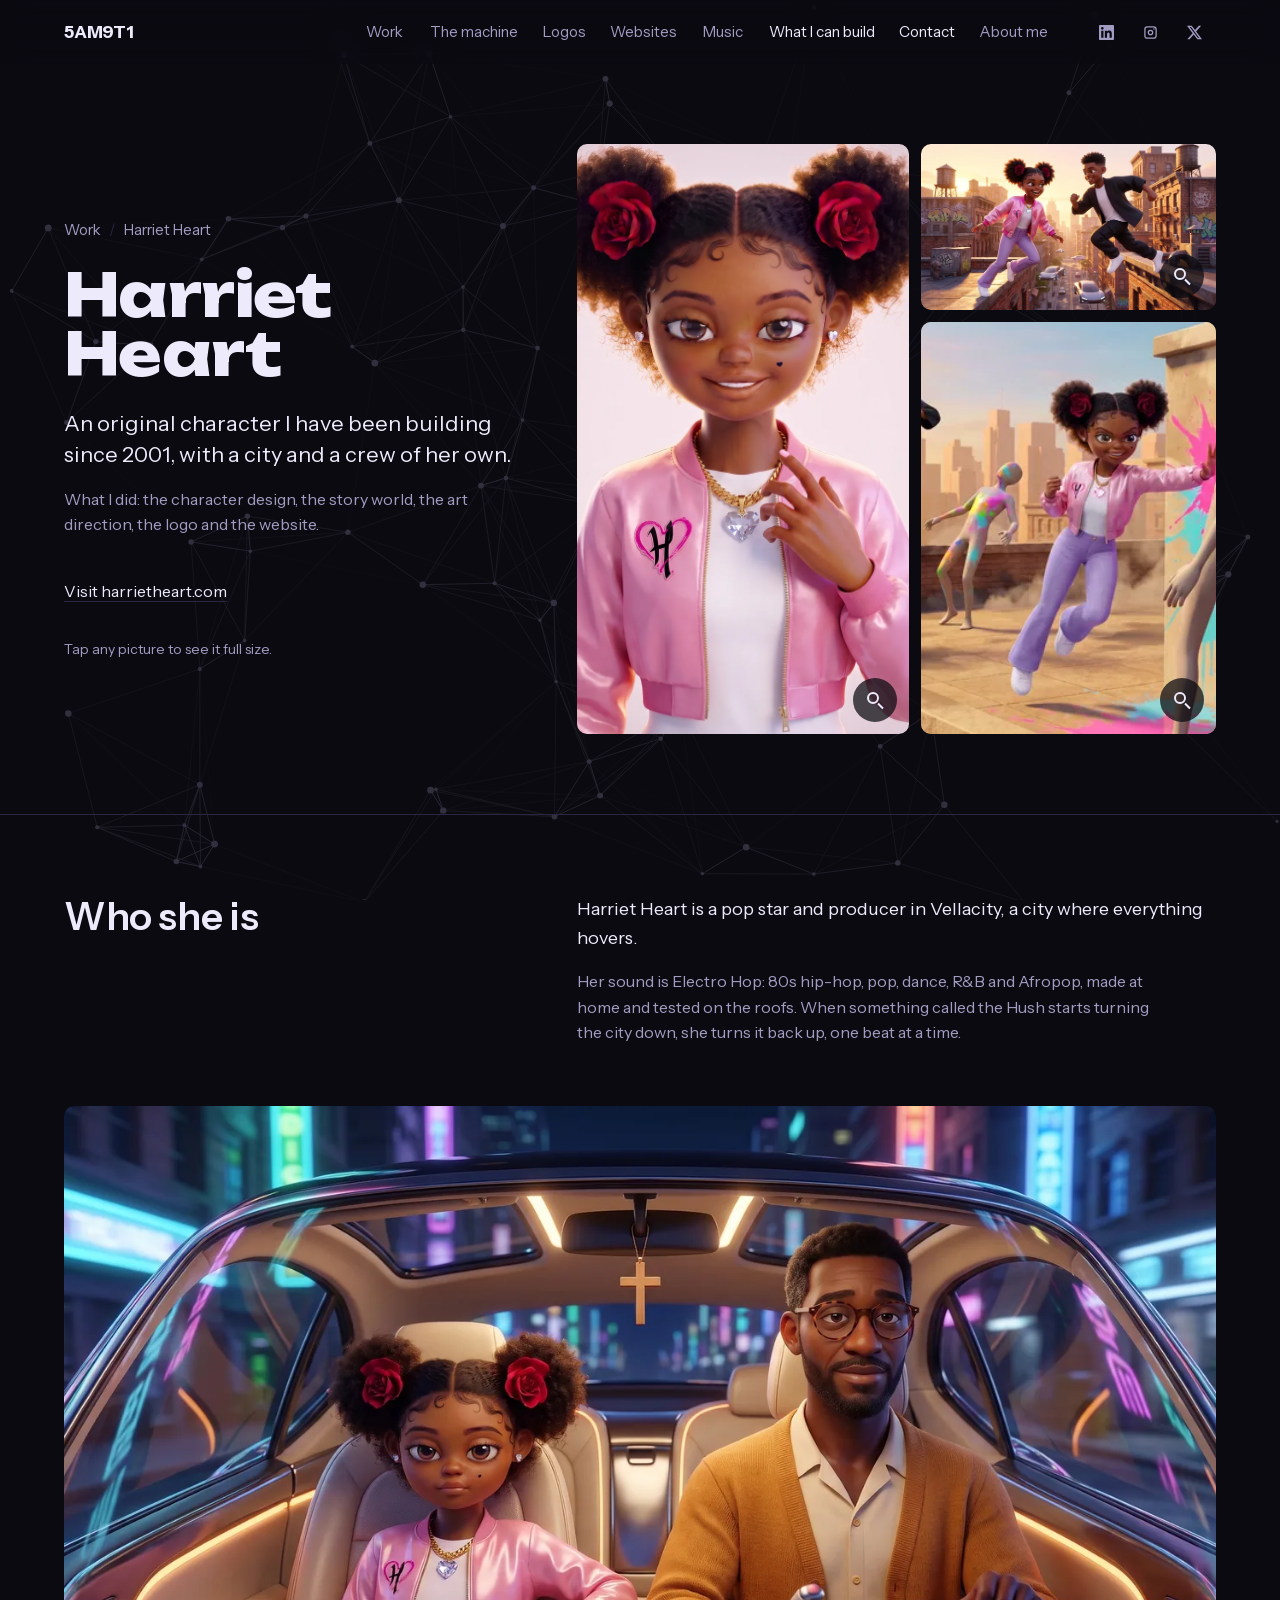
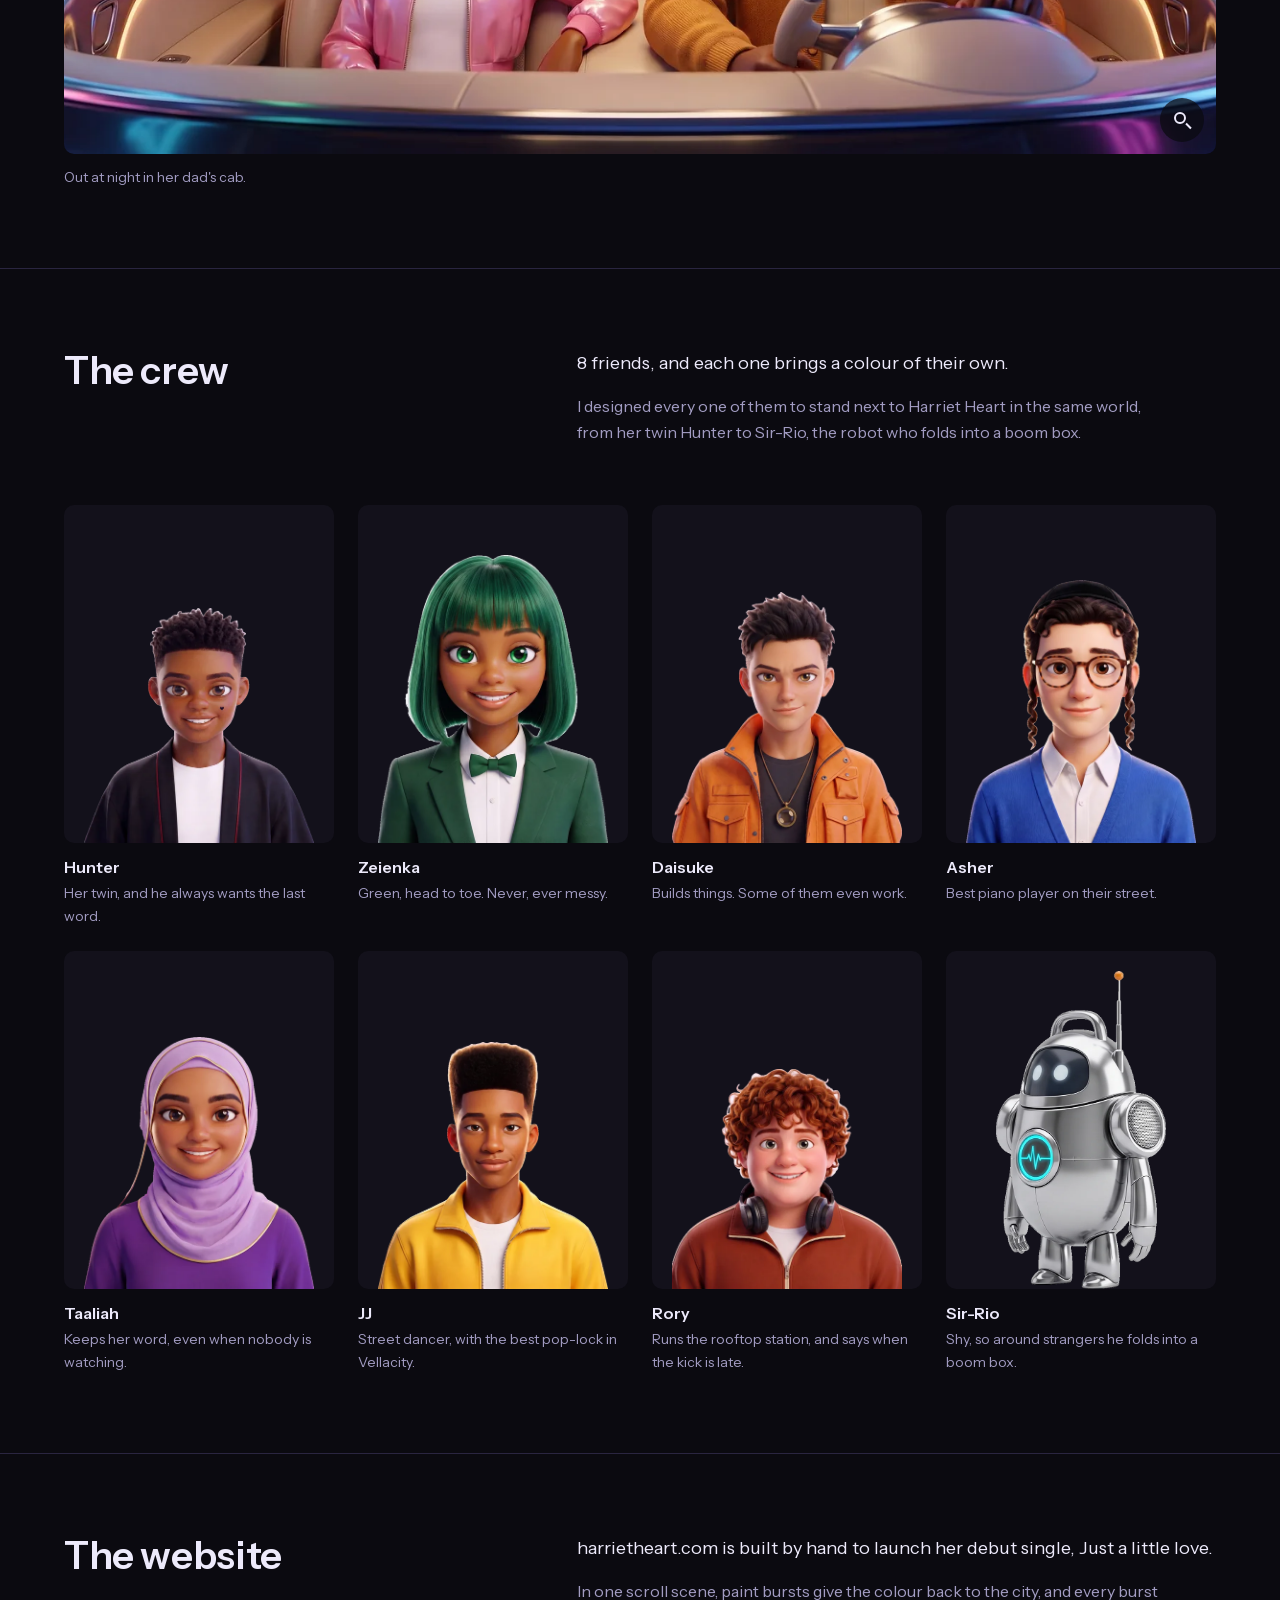
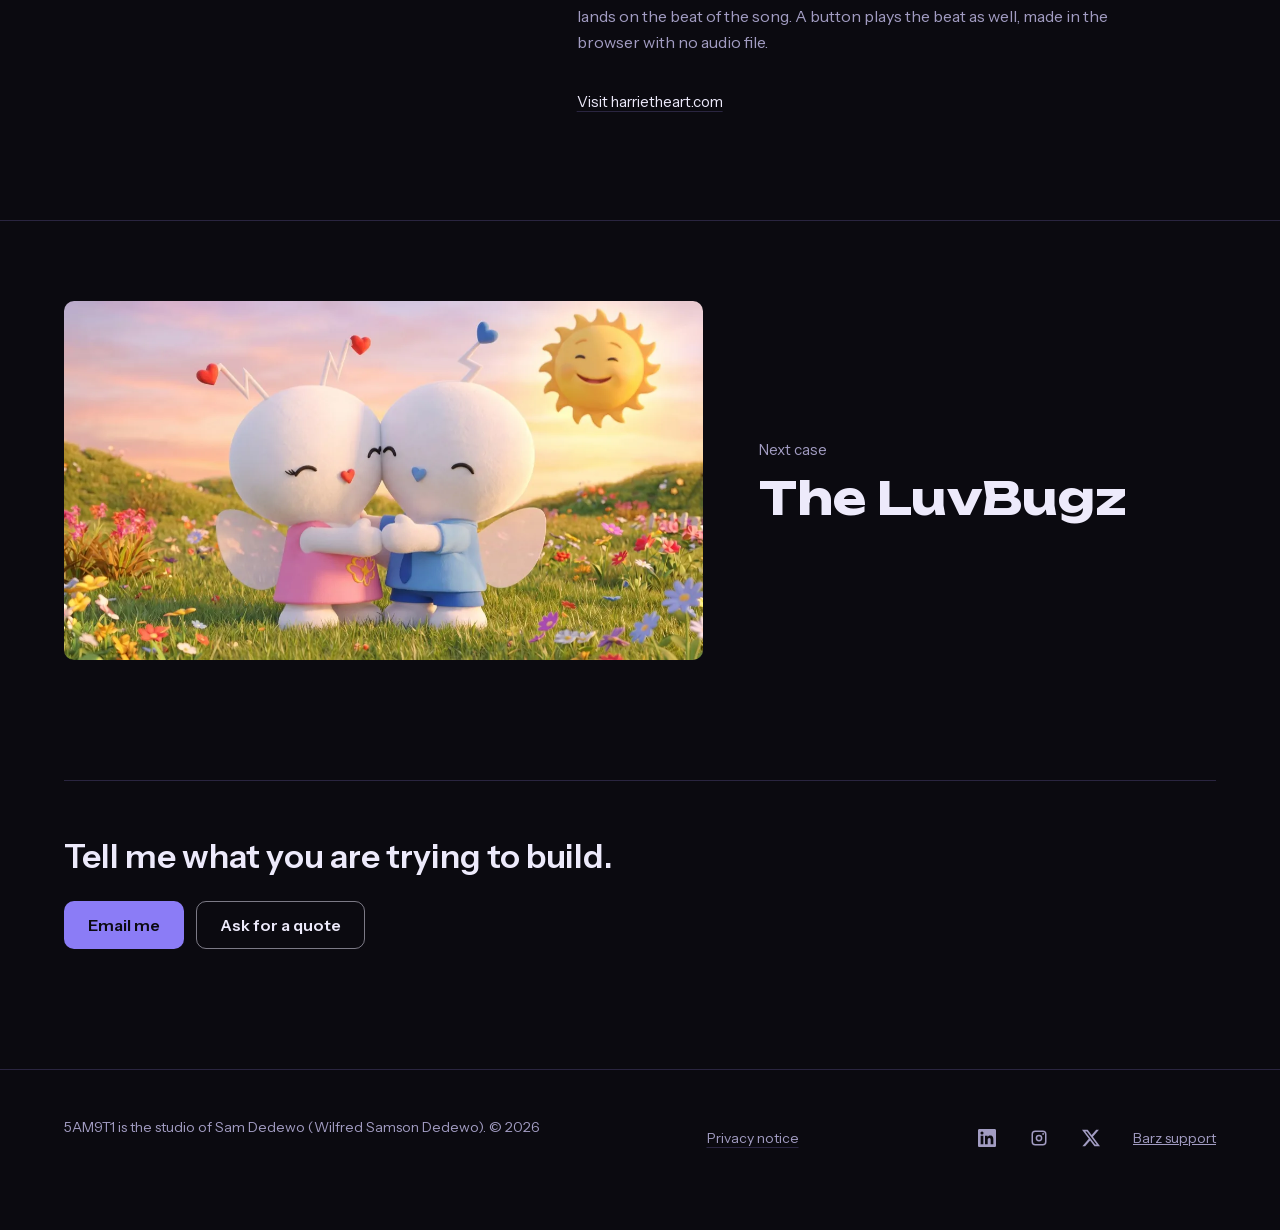
<file: work/harriet-heart/index.html>
<!doctype html>
<html lang="en-GB">
<head>
<meta charset="utf-8">
<meta name="viewport" content="width=device-width, initial-scale=1">
<title>Harriet Heart · Case · Sam Dedewo</title>
<meta name="description" content="Harriet Heart, an original character by Sam Dedewo: a pop star and producer in Vellacity, a city where everything hovers. Character design, story world, art direction and the website.">
<link rel="canonical" href="https://5am9t1.com/work/harriet-heart/">
<meta name="robots" content="index, follow, max-snippet:-1, max-image-preview:large, max-video-preview:-1">
<meta name="author" content="Sam Dedewo">
<meta name="theme-color" content="#0B0A10">
<meta property="og:type" content="article">
<meta property="og:site_name" content="5AM9T1">
<meta property="og:locale" content="en_GB">
<meta property="og:title" content="Harriet Heart · a case by Sam Dedewo">
<meta property="og:description" content="Harriet Heart, an original character by Sam Dedewo: a pop star and producer in Vellacity, a city where everything hovers. Character design, story world, art direction and the website.">
<meta property="og:url" content="https://5am9t1.com/work/harriet-heart/">
<meta property="og:image" content="https://5am9t1.com/assets/img/hh/harriet-heart-og.jpg">
<meta property="og:image:alt" content="Harriet Heart and Hunter on a rooftop, with the Harriet Heart wordmark">
<meta name="twitter:card" content="summary_large_image">
<meta name="twitter:site" content="@5am9t1">
<meta name="twitter:creator" content="@5am9t1">
<meta name="twitter:title" content="Harriet Heart · a case by Sam Dedewo">
<meta name="twitter:description" content="Harriet Heart, an original character by Sam Dedewo: a pop star and producer in Vellacity, a city where everything hovers. Character design, story world, art direction and the website.">
<meta name="twitter:image" content="https://5am9t1.com/assets/img/hh/harriet-heart-og.jpg">
<link rel="preload" href="/assets/fonts/InstrumentSans-400-700-latin.woff2" as="font" type="font/woff2" crossorigin>
<link rel="preload" href="/assets/fonts/Unbounded-800-latin.woff2" as="font" type="font/woff2" crossorigin>
<link rel="icon" href="/favicon.svg" type="image/svg+xml">
<script src="/assets/top.js?v=20260925b"></script>
<link rel="stylesheet" href="/assets/site.css?v=20261112">
<link rel="stylesheet" href="/assets/dress.css?v=20261020">
<script type="application/ld+json">
{
  "@context": "https://schema.org",
  "@graph": [
    {
      "@type": "WebPage",
      "@id": "https://5am9t1.com/work/harriet-heart/#page",
      "url": "https://5am9t1.com/work/harriet-heart/",
      "name": "Harriet Heart · Case · Sam Dedewo",
      "inLanguage": "en-GB",
      "isPartOf": {
        "@id": "https://5am9t1.com/#website"
      },
      "about": {
        "@id": "https://5am9t1.com/work/harriet-heart/#work"
      },
      "author": {
        "@id": "https://5am9t1.com/#sam"
      },
      "breadcrumb": {
        "@id": "https://5am9t1.com/work/harriet-heart/#crumbs"
      },
      "dateModified": "2026-10-20"
    },
    {
      "@type": "BreadcrumbList",
      "@id": "https://5am9t1.com/work/harriet-heart/#crumbs",
      "itemListElement": [
        {
          "@type": "ListItem",
          "position": 1,
          "name": "Work",
          "item": "https://5am9t1.com/#work"
        },
        {
          "@type": "ListItem",
          "position": 2,
          "name": "Harriet Heart",
          "item": "https://5am9t1.com/work/harriet-heart/"
        }
      ]
    },
    {
      "@type": "CreativeWork",
      "@id": "https://5am9t1.com/work/harriet-heart/#work",
      "url": "https://5am9t1.com/work/harriet-heart/",
      "name": "Harriet Heart",
      "creator": {
        "@id": "https://5am9t1.com/#sam"
      },
      "sameAs": [
        "https://harrietheart.com/"
      ],
      "description": "An original character: a pop star and producer in Vellacity, a city where everything hovers.",
      "image": "https://5am9t1.com/assets/img/hh/harriet-heart-og.jpg"
    }
  ]
}
</script>
</head>
<body>
<a class="skip" href="#main">Skip to content</a>

<header class="nav">
  <div class="wrap nav-inner">
    <a class="brand" href="/" aria-label="5AM9T1, home">5AM9T1</a>
    <nav aria-label="Sections">
      <ul class="nav-links">
        <li class="nav-hide"><a href="/#work">Work</a></li>
        <li class="nav-hide"><a href="/#machine">The machine</a></li>
<li class="nav-hide"><a href="/#logos">Logos</a></li>
<li class="nav-hide"><a href="/#websites">Websites</a></li>
        <li class="nav-hide"><a href="/about/#music">Music</a></li>
        <li><a class="nav-build" href="/about/#services">What I can build</a></li>
        <li><a class="nav-contact" href="/#contact">Contact</a></li>
        <li class="nav-hide"><a href="/about/">About me</a></li>
        <li class="nav-social"><a class="social-icon" href="https://www.linkedin.com/in/samdedewo" aria-label="Sam Dedewo on LinkedIn" rel="me"><svg viewBox="0 0 24 24" width="18" height="18" fill="currentColor" aria-hidden="true"><path d="M20.45 20.45h-3.56v-5.57c0-1.33-.02-3.04-1.85-3.04-1.85 0-2.14 1.45-2.14 2.94v5.67H9.35V9h3.41v1.56h.05c.48-.9 1.64-1.85 3.37-1.85 3.6 0 4.27 2.37 4.27 5.46v6.28zM5.34 7.43a2.06 2.06 0 1 1 0-4.13 2.06 2.06 0 0 1 0 4.13zM7.12 20.45H3.56V9h3.56v11.45zM22.22 0H1.77C.79 0 0 .77 0 1.73v20.54C0 23.23.79 24 1.77 24h20.45c.98 0 1.78-.77 1.78-1.73V1.73C24 .77 23.2 0 22.22 0z"/></svg></a><a class="social-icon" href="https://www.instagram.com/5am9t1" aria-label="Sam Dedewo on Instagram" rel="me"><svg viewBox="0 0 24 24" width="18" height="18" fill="currentColor" aria-hidden="true"><path fill-rule="evenodd" d="M7 2h10a5 5 0 0 1 5 5v10a5 5 0 0 1-5 5H7a5 5 0 0 1-5-5V7a5 5 0 0 1 5-5zm0 2a3 3 0 0 0-3 3v10a3 3 0 0 0 3 3h10a3 3 0 0 0 3-3V7a3 3 0 0 0-3-3H7zm5 3.5a4.5 4.5 0 1 1 0 9 4.5 4.5 0 0 1 0-9zm0 2a2.5 2.5 0 1 0 0 5 2.5 2.5 0 0 0 0-5zm5.5-4.2a1.2 1.2 0 1 1 0 2.4 1.2 1.2 0 0 1 0-2.4z"/></svg></a><a class="social-icon" href="https://x.com/5am9t1" aria-label="Sam Dedewo on X" rel="me"><svg viewBox="0 0 24 24" width="18" height="18" fill="currentColor" aria-hidden="true"><path d="M18.9 1.15h3.68l-8.04 9.19L24 22.85h-7.41l-5.8-7.58-6.64 7.58H.47l8.6-9.83L0 1.15h7.59l5.24 6.93zM17.61 20.64h2.04L6.49 3.24H4.3z"/></svg></a></li>
      </ul>
    </nav>
  </div>
</header>

<main id="main">

<section class="case-hero" aria-labelledby="case-title">
  <div class="wrap case-hero-grid">
    <div class="case-hero-copy">
      <nav class="crumbs" aria-label="Breadcrumb">
        <ol><li><a href="/#work">Work</a></li><li><span aria-current="page">Harriet Heart</span></li></ol>
      </nav>
      <h1 id="case-title">Harriet Heart</h1>
      <p class="what">An original character I have been building since 2001, with a city and a crew of her own.</p>
      <p class="role">What I did: the character design, the story world, the art direction, the logo and the website.</p>
      <div class="chapter-links case-links"><a class="link" href="https://harrietheart.com/">Visit harrietheart.com</a></div>
      <p class="g-hint">Tap any picture to see it full size.</p>
    </div>
    <div class="chapter-media gallery g-port"><figure class="g-tile g-main"><img data-lqip style="background:url([data-uri]) center/cover" src="/assets/opt/hh/hh-hero-960.webp" alt="Harriet Heart in her pink jacket with the heart mark and her crystal heart pendant, smiling" width="960" height="1192" loading="lazy" decoding="async"><button class="g-open" type="button" data-img="/assets/img/hh/hh-hero-1500.webp" data-title="Harriet Heart" aria-label="View Harriet Heart in her pink jacket with the heart mark and her crystal heart pendant, smiling full size"><span class="g-zoom" aria-hidden="true"></span></button></figure><figure class="g-tile"><img data-lqip style="background:url([data-uri]) center/cover" src="/assets/opt/hh/hh-k1-640.webp" alt="Harriet Heart and her twin Hunter racing across a rooftop at sunset" width="640" height="357" loading="lazy" decoding="async"><button class="g-open" type="button" data-img="/assets/img/hh/hh-k1-1920.webp" data-title="Harriet Heart and Hunter, the rooftop race" aria-label="View Harriet Heart and her twin Hunter racing across a rooftop at sunset full size"><span class="g-zoom" aria-hidden="true"></span></button></figure><figure class="g-tile"><img data-lqip style="background:url([data-uri]) center/cover;object-position:62% 50%" src="/assets/opt/hh/hh-k4-640.webp" alt="Harriet Heart and Hunter on a rooftop, paint bursting colour back onto drained grey figures" width="640" height="357" loading="lazy" decoding="async"><button class="g-open" type="button" data-img="/assets/img/hh/hh-k4-1920.webp" data-title="Harriet Heart gives the colour back" aria-label="View Harriet Heart and Hunter on a rooftop, paint bursting colour back onto drained grey figures full size"><span class="g-zoom" aria-hidden="true"></span></button></figure></div>
  </div>
</section>

<section class="case-section" aria-label="Who she is">
<div class="wrap case-row"><h2>Who she is</h2><div><p class="lede">Harriet Heart is a pop star and producer in Vellacity, a city where everything hovers.</p><p>Her sound is Electro Hop: 80s hip-hop, pop, dance, R&amp;B and Afropop, made at home and tested on the roofs. When something called the Hush starts turning the city down, she turns it back up, one beat at a time.</p></div></div><div class="wrap case-grid" style="grid-template-columns:minmax(0,1fr)"><div class="case-cell"><figure class="g-tile"><img data-lqip style="background:url([data-uri]) center/cover" src="/assets/opt/hh/hh-cab-1360.webp" srcset="/assets/opt/hh/hh-cab-640.webp 640w, /assets/opt/hh/hh-cab-1360.webp 1360w" sizes="(max-width: 1248px) calc(100vw - 48px), 1200px" alt="Harriet Heart and her dad in his hover cab at night" width="1360" height="759" loading="lazy" decoding="async"><button class="g-open" type="button" data-img="/assets/img/hh/hh-cab-1920.webp" data-title="Harriet Heart and her dad in his night cab" aria-label="View Harriet Heart and her dad in his hover cab at night full size"><span class="g-zoom" aria-hidden="true"></span></button></figure><p class="case-cap">Out at night in her dad's cab.</p></div></div>
</section>

<section class="case-section" aria-label="The crew">
<div class="wrap case-row"><h2>The crew</h2><div><p class="lede">8 friends, and each one brings a colour of their own.</p><p>I designed every one of them to stand next to Harriet Heart in the same world, from her twin Hunter to Sir-Rio, the robot who folds into a boom box.</p></div></div>
<div class="wrap"><ul class="crew-grid"><li><div class="crew-art"><img src="/assets/opt/hh/crew-hunter.webp" alt="Hunter, one of Harriet Heart's crew" width="480" height="489" loading="lazy" decoding="async"></div><p class="crew-name">Hunter</p><p class="crew-line">Her twin, and he always wants the last word.</p></li><li><div class="crew-art"><img src="/assets/opt/hh/crew-zeienka.webp" alt="Zeienka, one of Harriet Heart's crew" width="480" height="601" loading="lazy" decoding="async"></div><p class="crew-name">Zeienka</p><p class="crew-line">Green, head to toe. Never, ever messy.</p></li><li><div class="crew-art"><img src="/assets/opt/hh/crew-daisuke.webp" alt="Daisuke, one of Harriet Heart's crew" width="480" height="524" loading="lazy" decoding="async"></div><p class="crew-name">Daisuke</p><p class="crew-line">Builds things. Some of them even work.</p></li><li><div class="crew-art"><img src="/assets/opt/hh/crew-asher.webp" alt="Asher, one of Harriet Heart's crew" width="480" height="548" loading="lazy" decoding="async"></div><p class="crew-name">Asher</p><p class="crew-line">Best piano player on their street.</p></li><li><div class="crew-art"><img src="/assets/opt/hh/crew-taaliah.webp" alt="Taaliah, one of Harriet Heart's crew" width="480" height="526" loading="lazy" decoding="async"></div><p class="crew-name">Taaliah</p><p class="crew-line">Keeps her word, even when nobody is watching.</p></li><li><div class="crew-art"><img src="/assets/opt/hh/crew-jj.webp" alt="JJ, one of Harriet Heart's crew" width="480" height="515" loading="lazy" decoding="async"></div><p class="crew-name">JJ</p><p class="crew-line">Street dancer, with the best pop-lock in Vellacity.</p></li><li><div class="crew-art"><img src="/assets/opt/hh/crew-rory.webp" alt="Rory, one of Harriet Heart's crew" width="480" height="458" loading="lazy" decoding="async"></div><p class="crew-name">Rory</p><p class="crew-line">Runs the rooftop station, and says when the kick is late.</p></li><li><div class="crew-art"><img src="/assets/opt/hh/crew-sirrio.webp" alt="Sir-Rio, one of Harriet Heart's crew" width="480" height="901" loading="lazy" decoding="async"></div><p class="crew-name">Sir-Rio</p><p class="crew-line">Shy, so around strangers he folds into a boom box.</p></li></ul></div>
</section>

<section class="case-section" aria-label="The website">
<div class="wrap case-row"><h2>The website</h2><div><p class="lede">harrietheart.com is built by hand to launch her debut single, Just a little love.</p><p>In one scroll scene, paint bursts give the colour back to the city, and every burst lands on the beat of the song. A button plays the beat as well, made in the browser with no audio file.</p><p class="where"><a class="link" href="https://harrietheart.com/">Visit harrietheart.com</a></p></div></div>
</section>

<section class="case-section case-end" aria-label="Next">
  <div class="wrap">
    <a class="case-next" href="/work/the-luvbugz/">
      <span class="case-next-media"><img data-lqip style="background:url([data-uri]) center/cover" src="/assets/opt/luvbugz-hug-1200.webp" alt="" width="1200" height="669" loading="lazy" decoding="async"></span>
      <span class="case-next-copy">
        <span class="case-next-label">Next case</span>
        <span class="case-next-title">The LuvBugz</span>
      </span>
    </a>
    <div class="case-contact">
      <p>Tell me what you are trying to build.</p>
      <div class="hero-actions">
        <a class="btn btn-primary" href="mailto:sam@5am9t1.com">Email me</a>
        <a class="btn btn-secondary" href="/#contact">Ask for a quote</a>
      </div>
    </div>
  </div>
</section>

</main>

<footer class="footer">
  <div class="wrap footer-inner">
    <p>5AM9T1 is the studio of Sam Dedewo (Wilfred Samson Dedewo). © 2026</p>
    <p><a class="link" href="/privacy/">Privacy notice</a></p>
    <p class="socials"><a class="social-icon" href="https://www.linkedin.com/in/samdedewo" aria-label="Sam Dedewo on LinkedIn" rel="me"><svg viewBox="0 0 24 24" width="18" height="18" fill="currentColor" aria-hidden="true"><path d="M20.45 20.45h-3.56v-5.57c0-1.33-.02-3.04-1.85-3.04-1.85 0-2.14 1.45-2.14 2.94v5.67H9.35V9h3.41v1.56h.05c.48-.9 1.64-1.85 3.37-1.85 3.6 0 4.27 2.37 4.27 5.46v6.28zM5.34 7.43a2.06 2.06 0 1 1 0-4.13 2.06 2.06 0 0 1 0 4.13zM7.12 20.45H3.56V9h3.56v11.45zM22.22 0H1.77C.79 0 0 .77 0 1.73v20.54C0 23.23.79 24 1.77 24h20.45c.98 0 1.78-.77 1.78-1.73V1.73C24 .77 23.2 0 22.22 0z"/></svg></a><a class="social-icon" href="https://www.instagram.com/5am9t1" aria-label="Sam Dedewo on Instagram" rel="me"><svg viewBox="0 0 24 24" width="18" height="18" fill="currentColor" aria-hidden="true"><path fill-rule="evenodd" d="M7 2h10a5 5 0 0 1 5 5v10a5 5 0 0 1-5 5H7a5 5 0 0 1-5-5V7a5 5 0 0 1 5-5zm0 2a3 3 0 0 0-3 3v10a3 3 0 0 0 3 3h10a3 3 0 0 0 3-3V7a3 3 0 0 0-3-3H7zm5 3.5a4.5 4.5 0 1 1 0 9 4.5 4.5 0 0 1 0-9zm0 2a2.5 2.5 0 1 0 0 5 2.5 2.5 0 0 0 0-5zm5.5-4.2a1.2 1.2 0 1 1 0 2.4 1.2 1.2 0 0 1 0-2.4z"/></svg></a><a class="social-icon" href="https://x.com/5am9t1" aria-label="Sam Dedewo on X" rel="me"><svg viewBox="0 0 24 24" width="18" height="18" fill="currentColor" aria-hidden="true"><path d="M18.9 1.15h3.68l-8.04 9.19L24 22.85h-7.41l-5.8-7.58-6.64 7.58H.47l8.6-9.83L0 1.15h7.59l5.24 6.93zM17.61 20.64h2.04L6.49 3.24H4.3z"/></svg></a><a class="footer-link" href="https://5am9t1.github.io/barz/">Barz support</a></p>
  </div>
</footer>

<script src="/assets/network.js" defer></script>
<script src="/assets/media.js?v=20260925b" defer></script>
<script src="/assets/gallery.js?v=20261112" defer></script>
</body>
</html>
</file>
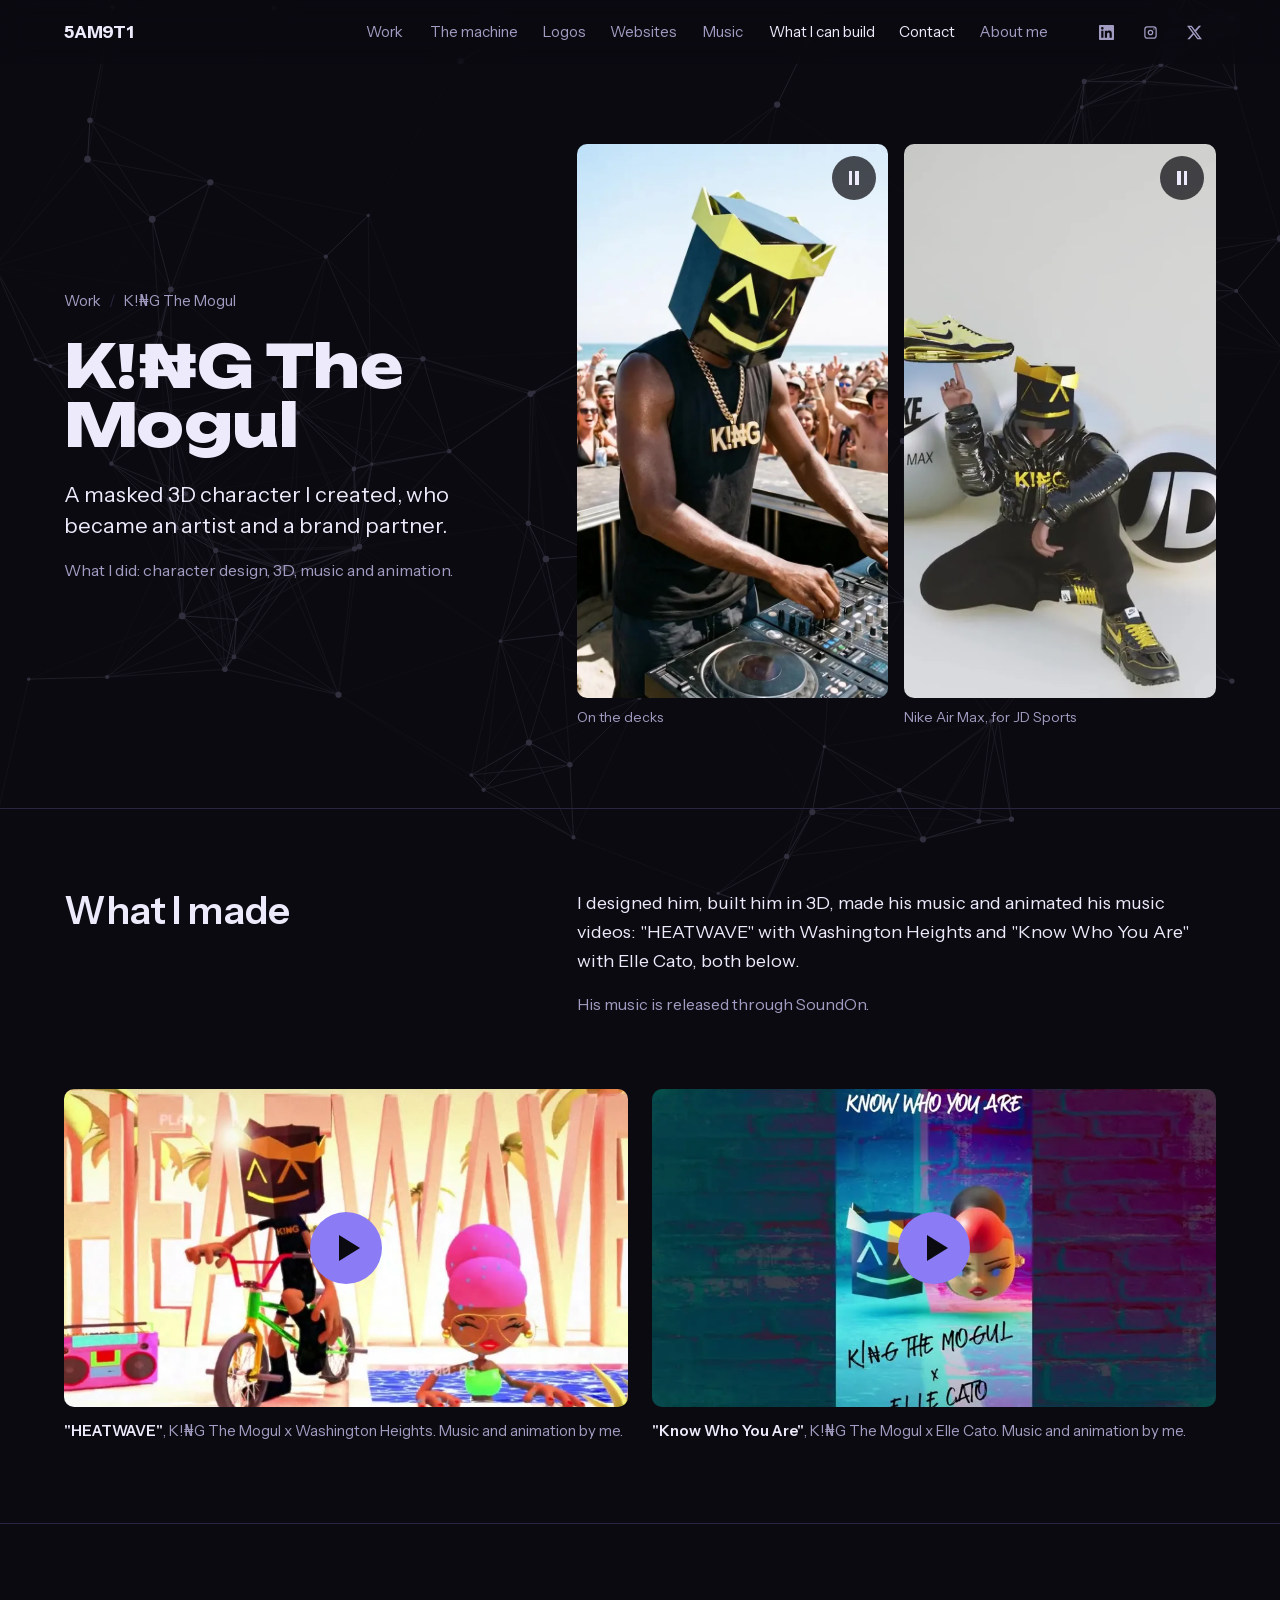
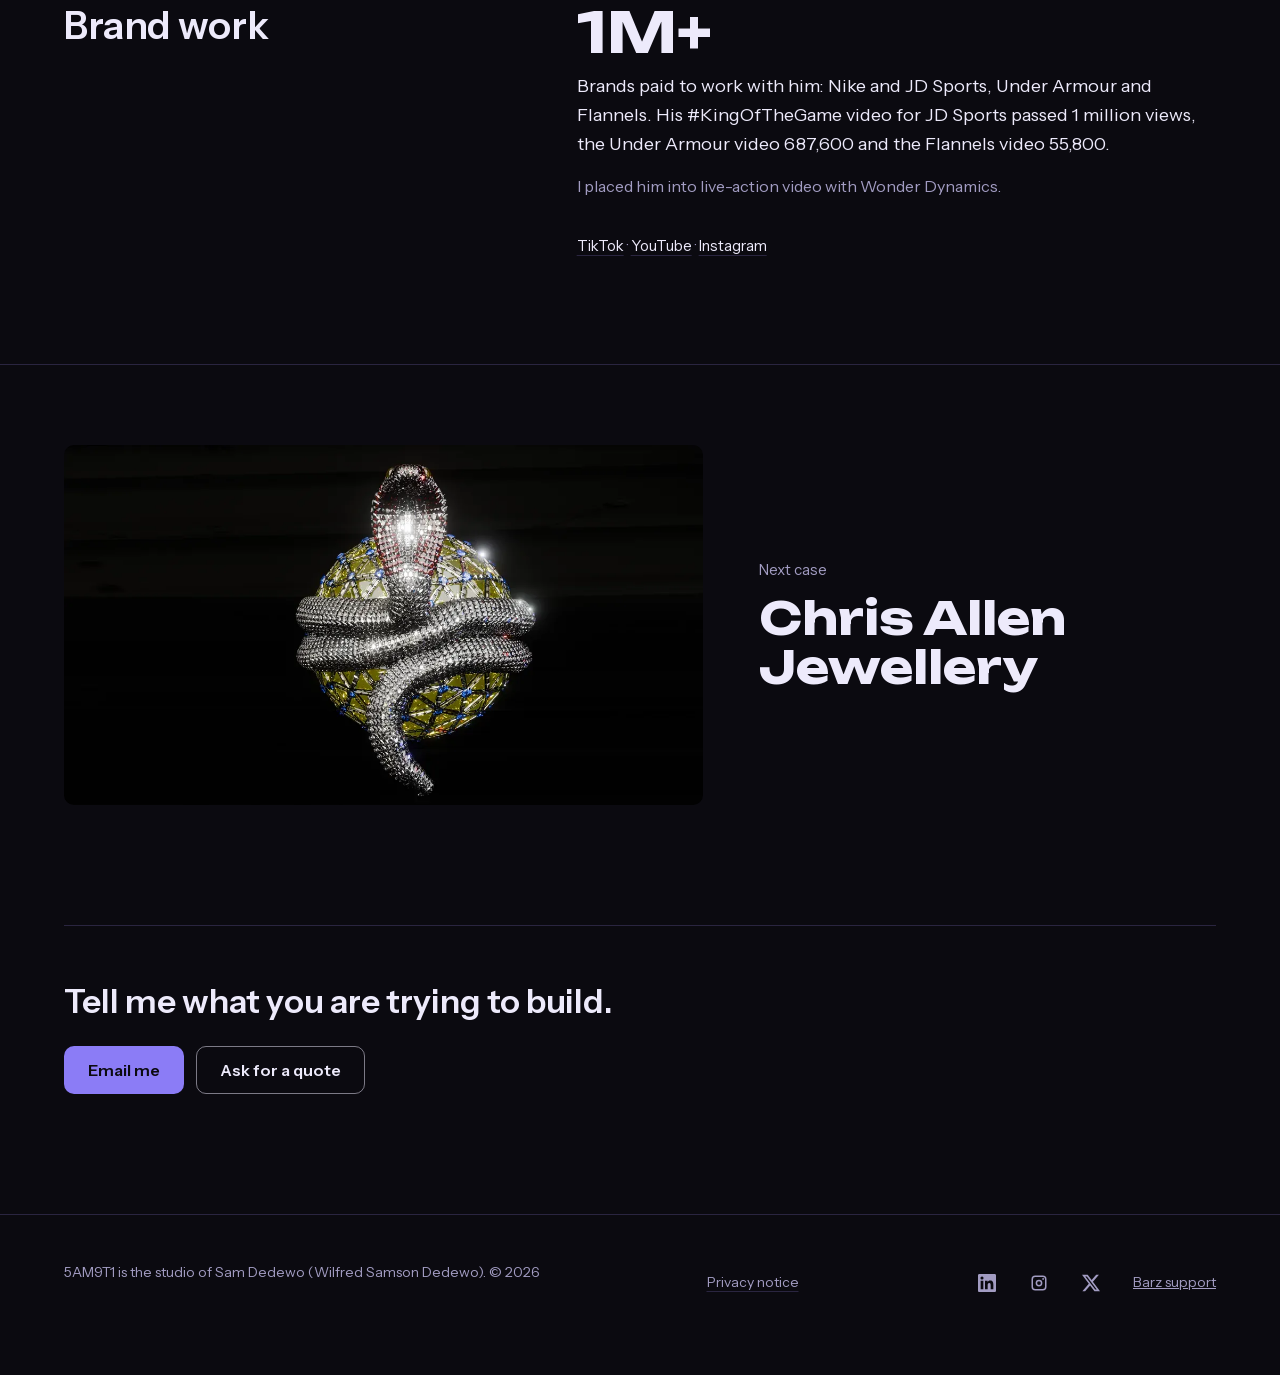
<file: work/king-the-mogul/index.html>
<!doctype html>
<html lang="en-GB">
<head>
<meta charset="utf-8">
<meta name="viewport" content="width=device-width, initial-scale=1">
<title>K!₦G The Mogul · Case · Sam Dedewo</title>
<meta name="description" content="K!₦G The Mogul, a masked 3D character by Sam Dedewo, with brand work for Nike, JD Sports, Under Armour and Flannels. His JD Sports video passed 1 million views.">
<link rel="canonical" href="https://5am9t1.com/work/king-the-mogul/">
<meta name="robots" content="index, follow, max-snippet:-1, max-image-preview:large, max-video-preview:-1">
<meta name="author" content="Sam Dedewo">
<meta name="theme-color" content="#0B0A10">
<meta property="og:type" content="article">
<meta property="og:site_name" content="5AM9T1">
<meta property="og:locale" content="en_GB">
<meta property="og:title" content="K!₦G The Mogul · a case by Sam Dedewo">
<meta property="og:description" content="A masked 3D character who became an artist and a brand partner. Character, 3D, music and animation by Sam Dedewo.">
<meta property="og:url" content="https://5am9t1.com/work/king-the-mogul/">
<meta property="og:image" content="https://5am9t1.com/assets/img/ktm-dj-1200.jpg">
<meta property="og:image:alt" content="K!₦G The Mogul in his gold crown mask on the decks at a beach party">
<meta name="twitter:card" content="summary_large_image">
<meta name="twitter:site" content="@5am9t1">
<meta name="twitter:creator" content="@5am9t1">
<meta name="twitter:title" content="K!₦G The Mogul · a case by Sam Dedewo">
<meta name="twitter:description" content="A masked 3D character who became an artist and a brand partner. Character, 3D, music and animation by Sam Dedewo.">
<meta name="twitter:image" content="https://5am9t1.com/assets/img/ktm-dj-1200.jpg">
<link rel="preload" href="/assets/fonts/InstrumentSans-400-700-latin.woff2" as="font" type="font/woff2" crossorigin>
<link rel="preload" href="/assets/fonts/Unbounded-800-latin.woff2" as="font" type="font/woff2" crossorigin>
<link rel="icon" href="/favicon.svg" type="image/svg+xml">
<script src="/assets/top.js?v=20260925b"></script>
<link rel="stylesheet" href="/assets/site.css?v=20261112">
<script type="application/ld+json">
{
  "@context": "https://schema.org",
  "@graph": [
    {
      "@type": "WebPage",
      "@id": "https://5am9t1.com/work/king-the-mogul/#page",
      "url": "https://5am9t1.com/work/king-the-mogul/",
      "name": "K!₦G The Mogul · Case · Sam Dedewo",
      "inLanguage": "en-GB",
      "isPartOf": {
        "@id": "https://5am9t1.com/#website"
      },
      "about": {
        "@id": "https://5am9t1.com/work/king-the-mogul/#work"
      },
      "author": {
        "@id": "https://5am9t1.com/#sam"
      },
      "breadcrumb": {
        "@id": "https://5am9t1.com/work/king-the-mogul/#crumbs"
      },
      "dateModified": "2026-09-22"
    },
    {
      "@type": "BreadcrumbList",
      "@id": "https://5am9t1.com/work/king-the-mogul/#crumbs",
      "itemListElement": [
        {
          "@type": "ListItem",
          "position": 1,
          "name": "Work",
          "item": "https://5am9t1.com/#work"
        },
        {
          "@type": "ListItem",
          "position": 2,
          "name": "K!₦G The Mogul",
          "item": "https://5am9t1.com/work/king-the-mogul/"
        }
      ]
    },
    {
      "@type": "CreativeWork",
      "@id": "https://5am9t1.com/work/king-the-mogul/#work",
      "name": "K!₦G The Mogul",
      "url": "https://5am9t1.com/work/king-the-mogul/",
      "creator": {
        "@id": "https://5am9t1.com/#sam"
      },
      "description": "A masked 3D character and music artist, with paid partnerships for Nike and JD Sports, Under Armour and Flannels.",
      "sameAs": [
        "https://www.tiktok.com/@kingthemogul",
        "https://www.youtube.com/@kingthemogul",
        "https://www.instagram.com/kingthemogul"
      ]
    },
    {
      "@type": "VideoObject",
      "name": "HEATWAVE, K!₦G The Mogul x Washington Heights",
      "description": "HEATWAVE, the music video by K!₦G The Mogul and Washington Heights. Music and animation by Sam Dedewo.",
      "thumbnailUrl": "https://5am9t1.com/assets/opt/ktm-heatwave-960.webp",
      "uploadDate": "2022-09-27",
      "duration": "PT3M6S",
      "creator": {
        "@id": "https://5am9t1.com/#sam"
      },
      "embedUrl": "https://www.youtube-nocookie.com/embed/ciSN3tahMcw",
      "url": "https://www.youtube.com/watch?v=ciSN3tahMcw"
    },
    {
      "@type": "VideoObject",
      "name": "Know Who You Are, K!₦G The Mogul x Elle Cato",
      "description": "Know Who You Are, by K!₦G The Mogul and Elle Cato. Music and animation by Sam Dedewo.",
      "thumbnailUrl": "https://5am9t1.com/assets/opt/ktm-kwya-960.webp",
      "uploadDate": "2024-04-09",
      "duration": "PT3M12S",
      "creator": {
        "@id": "https://5am9t1.com/#sam"
      },
      "embedUrl": "https://www.youtube-nocookie.com/embed/uW--G0L_Ik0",
      "url": "https://www.youtube.com/watch?v=uW--G0L_Ik0"
    },
    {
      "@type": "VideoObject",
      "name": "K!₦G The Mogul on the decks at a beach party",
      "description": "K!₦G The Mogul, the masked 3D character created by Sam Dedewo, on the decks at a beach party.",
      "thumbnailUrl": "https://5am9t1.com/assets/opt/ktm-dj-poster.webp",
      "uploadDate": "2026-09-21",
      "duration": "PT5S",
      "creator": {
        "@id": "https://5am9t1.com/#sam"
      },
      "contentUrl": "https://5am9t1.com/assets/media/ktm-dj.mp4"
    },
    {
      "@type": "VideoObject",
      "name": "K!₦G The Mogul in Nike Air Max, from the JD Sports campaign",
      "description": "The Nike Air Max and JD Sports partnership: K!₦G The Mogul spins an Air Max as Nike and JD balls drop around him.",
      "thumbnailUrl": "https://5am9t1.com/assets/opt/ktm-jd-poster.webp",
      "uploadDate": "2026-09-21",
      "duration": "PT15S",
      "creator": {
        "@id": "https://5am9t1.com/#sam"
      },
      "contentUrl": "https://5am9t1.com/assets/media/ktm-jd.mp4"
    }
  ]
}
</script>
</head>
<body>
<a class="skip" href="#main">Skip to content</a>

<header class="nav">
  <div class="wrap nav-inner">
    <a class="brand" href="/" aria-label="5AM9T1, home">5AM9T1</a>
    <nav aria-label="Sections">
      <ul class="nav-links">
        <li class="nav-hide"><a href="/#work">Work</a></li>
        <li class="nav-hide"><a href="/#machine">The machine</a></li>
<li class="nav-hide"><a href="/#logos">Logos</a></li>
<li class="nav-hide"><a href="/#websites">Websites</a></li>
        <li class="nav-hide"><a href="/about/#music">Music</a></li>
        <li><a class="nav-build" href="/about/#services">What I can build</a></li>
        <li><a class="nav-contact" href="/#contact">Contact</a></li>
        <li class="nav-hide"><a href="/about/">About me</a></li>
        <li class="nav-social"><a class="social-icon" href="https://www.linkedin.com/in/samdedewo" aria-label="Sam Dedewo on LinkedIn" rel="me"><svg viewBox="0 0 24 24" width="18" height="18" fill="currentColor" aria-hidden="true"><path d="M20.45 20.45h-3.56v-5.57c0-1.33-.02-3.04-1.85-3.04-1.85 0-2.14 1.45-2.14 2.94v5.67H9.35V9h3.41v1.56h.05c.48-.9 1.64-1.85 3.37-1.85 3.6 0 4.27 2.37 4.27 5.46v6.28zM5.34 7.43a2.06 2.06 0 1 1 0-4.13 2.06 2.06 0 0 1 0 4.13zM7.12 20.45H3.56V9h3.56v11.45zM22.22 0H1.77C.79 0 0 .77 0 1.73v20.54C0 23.23.79 24 1.77 24h20.45c.98 0 1.78-.77 1.78-1.73V1.73C24 .77 23.2 0 22.22 0z"/></svg></a><a class="social-icon" href="https://www.instagram.com/5am9t1" aria-label="Sam Dedewo on Instagram" rel="me"><svg viewBox="0 0 24 24" width="18" height="18" fill="currentColor" aria-hidden="true"><path fill-rule="evenodd" d="M7 2h10a5 5 0 0 1 5 5v10a5 5 0 0 1-5 5H7a5 5 0 0 1-5-5V7a5 5 0 0 1 5-5zm0 2a3 3 0 0 0-3 3v10a3 3 0 0 0 3 3h10a3 3 0 0 0 3-3V7a3 3 0 0 0-3-3H7zm5 3.5a4.5 4.5 0 1 1 0 9 4.5 4.5 0 0 1 0-9zm0 2a2.5 2.5 0 1 0 0 5 2.5 2.5 0 0 0 0-5zm5.5-4.2a1.2 1.2 0 1 1 0 2.4 1.2 1.2 0 0 1 0-2.4z"/></svg></a><a class="social-icon" href="https://x.com/5am9t1" aria-label="Sam Dedewo on X" rel="me"><svg viewBox="0 0 24 24" width="18" height="18" fill="currentColor" aria-hidden="true"><path d="M18.9 1.15h3.68l-8.04 9.19L24 22.85h-7.41l-5.8-7.58-6.64 7.58H.47l8.6-9.83L0 1.15h7.59l5.24 6.93zM17.61 20.64h2.04L6.49 3.24H4.3z"/></svg></a></li>
      </ul>
    </nav>
  </div>
</header>

<main id="main">

<section class="case-hero" aria-labelledby="case-title">
  <div class="wrap case-hero-grid">
    <div class="case-hero-copy">
      <nav class="crumbs" aria-label="Breadcrumb">
        <ol><li><a href="/#work">Work</a></li><li><span aria-current="page">K!₦G The Mogul</span></li></ol>
      </nav>
      <h1 id="case-title">K!₦G The Mogul</h1>
      <p class="what">A masked 3D character I created, who became an artist and a brand partner.</p>
      <p class="role">What I did: character design, 3D, music and animation.</p>
    </div>
    <div class="pair tall">
      <figure class="clip">
        <video data-lqip style="background:url([data-uri]) center/cover" muted loop playsinline preload="none" poster="/assets/opt/ktm-dj-poster.webp" width="720" height="1280" aria-label="K!₦G The Mogul on the decks at a beach party"><source src="/assets/media/ktm-dj.mp4" type="video/mp4"></video>
        <figcaption>On the decks</figcaption>
      </figure>
      <figure class="clip">
        <video data-lqip style="background:url([data-uri]) center/cover" muted loop playsinline preload="none" poster="/assets/opt/ktm-jd-poster.webp" width="540" height="960" aria-label="K!₦G The Mogul in Nike Air Max, from the JD Sports campaign"><source src="/assets/media/ktm-jd.mp4" type="video/mp4"></video>
        <figcaption>Nike Air Max, for JD Sports</figcaption>
      </figure>
    </div>
  </div>
</section>

<section class="case-section" aria-labelledby="made-title">
  <div class="wrap case-row">
    <h2 id="made-title">What I made</h2>
    <div>
      <p class="lede">I designed him, built him in 3D, made his music and animated his music videos: "HEATWAVE" with Washington Heights and "Know Who You Are" with Elle Cato, both below.</p>
      <p>His music is released through SoundOn.</p>
    </div>
  </div>
  <div class="wrap mv case-mv">
    <figure>
      <div class="yt" data-yt="ciSN3tahMcw">
        <button class="yt-play" type="button" aria-label="Play HEATWAVE, K!₦G The Mogul x Washington Heights, on YouTube">
          <img data-lqip style="background:url([data-uri]) center/cover" src="/assets/opt/ktm-heatwave-960.webp" alt="HEATWAVE by K!₦G The Mogul and Washington Heights, the video thumbnail" width="960" height="540" loading="lazy">
          <span class="yt-icon" aria-hidden="true"></span>
        </button>
      </div>
      <figcaption><strong>"HEATWAVE"</strong>, K!₦G The Mogul x Washington Heights. Music and animation by me.</figcaption>
    </figure>
    <figure>
      <div class="yt" data-yt="uW--G0L_Ik0">
        <button class="yt-play" type="button" aria-label="Play Know Who You Are, K!₦G The Mogul x Elle Cato, on YouTube">
          <img data-lqip style="background:url([data-uri]) center/cover" src="/assets/opt/ktm-kwya-960.webp" alt="Know Who You Are by K!₦G The Mogul and Elle Cato, the video thumbnail" width="960" height="540" loading="lazy">
          <span class="yt-icon" aria-hidden="true"></span>
        </button>
      </div>
      <figcaption><strong>"Know Who You Are"</strong>, K!₦G The Mogul x Elle Cato. Music and animation by me.</figcaption>
    </figure>
  </div>
</section>

<section class="case-section" aria-labelledby="brands-title">
  <div class="wrap case-row">
    <h2 id="brands-title">Brand work</h2>
    <div>
      <p class="big-stat">1M+</p>
      <p class="lede">Brands paid to work with him: Nike and JD Sports, Under Armour and Flannels. His #KingOfTheGame video for JD Sports passed 1 million views, the Under Armour video 687,600 and the Flannels video 55,800.</p>
      <p>I placed him into live-action video with Wonder Dynamics.</p>
      <p class="where"><a class="link" href="https://www.tiktok.com/@kingthemogul">TikTok</a> · <a class="link" href="https://www.youtube.com/@kingthemogul">YouTube</a> · <a class="link" href="https://www.instagram.com/kingthemogul">Instagram</a></p>
    </div>
  </div>
</section>

<section class="case-section case-end" aria-label="Next">
  <div class="wrap">
    <a class="case-next" href="/work/chris-allen-pendant/">
      <span class="case-next-media"><img data-lqip style="background:url([data-uri]) center/cover" src="/assets/opt/chris-10-front.webp" alt="" width="1200" height="675" loading="lazy" decoding="async"></span>
      <span class="case-next-copy">
        <span class="case-next-label">Next case</span>
        <span class="case-next-title">Chris Allen Jewellery</span>
      </span>
    </a>
    <div class="case-contact">
      <p>Tell me what you are trying to build.</p>
      <div class="hero-actions">
        <a class="btn btn-primary" href="mailto:sam@5am9t1.com">Email me</a>
        <a class="btn btn-secondary" href="/#contact">Ask for a quote</a>
      </div>
    </div>
  </div>
</section>

</main>

<footer class="footer">
  <div class="wrap footer-inner">
    <p>5AM9T1 is the studio of Sam Dedewo (Wilfred Samson Dedewo). © 2026</p>
    <p><a class="link" href="/privacy/">Privacy notice</a></p>
    <p class="socials"><a class="social-icon" href="https://www.linkedin.com/in/samdedewo" aria-label="Sam Dedewo on LinkedIn" rel="me"><svg viewBox="0 0 24 24" width="18" height="18" fill="currentColor" aria-hidden="true"><path d="M20.45 20.45h-3.56v-5.57c0-1.33-.02-3.04-1.85-3.04-1.85 0-2.14 1.45-2.14 2.94v5.67H9.35V9h3.41v1.56h.05c.48-.9 1.64-1.85 3.37-1.85 3.6 0 4.27 2.37 4.27 5.46v6.28zM5.34 7.43a2.06 2.06 0 1 1 0-4.13 2.06 2.06 0 0 1 0 4.13zM7.12 20.45H3.56V9h3.56v11.45zM22.22 0H1.77C.79 0 0 .77 0 1.73v20.54C0 23.23.79 24 1.77 24h20.45c.98 0 1.78-.77 1.78-1.73V1.73C24 .77 23.2 0 22.22 0z"/></svg></a><a class="social-icon" href="https://www.instagram.com/5am9t1" aria-label="Sam Dedewo on Instagram" rel="me"><svg viewBox="0 0 24 24" width="18" height="18" fill="currentColor" aria-hidden="true"><path fill-rule="evenodd" d="M7 2h10a5 5 0 0 1 5 5v10a5 5 0 0 1-5 5H7a5 5 0 0 1-5-5V7a5 5 0 0 1 5-5zm0 2a3 3 0 0 0-3 3v10a3 3 0 0 0 3 3h10a3 3 0 0 0 3-3V7a3 3 0 0 0-3-3H7zm5 3.5a4.5 4.5 0 1 1 0 9 4.5 4.5 0 0 1 0-9zm0 2a2.5 2.5 0 1 0 0 5 2.5 2.5 0 0 0 0-5zm5.5-4.2a1.2 1.2 0 1 1 0 2.4 1.2 1.2 0 0 1 0-2.4z"/></svg></a><a class="social-icon" href="https://x.com/5am9t1" aria-label="Sam Dedewo on X" rel="me"><svg viewBox="0 0 24 24" width="18" height="18" fill="currentColor" aria-hidden="true"><path d="M18.9 1.15h3.68l-8.04 9.19L24 22.85h-7.41l-5.8-7.58-6.64 7.58H.47l8.6-9.83L0 1.15h7.59l5.24 6.93zM17.61 20.64h2.04L6.49 3.24H4.3z"/></svg></a><a class="footer-link" href="https://5am9t1.github.io/barz/">Barz support</a></p>
  </div>
</footer>

<script src="/assets/network.js" defer></script>
<script src="/assets/media.js?v=20260925b" defer></script>
</body>
</html>
</file>
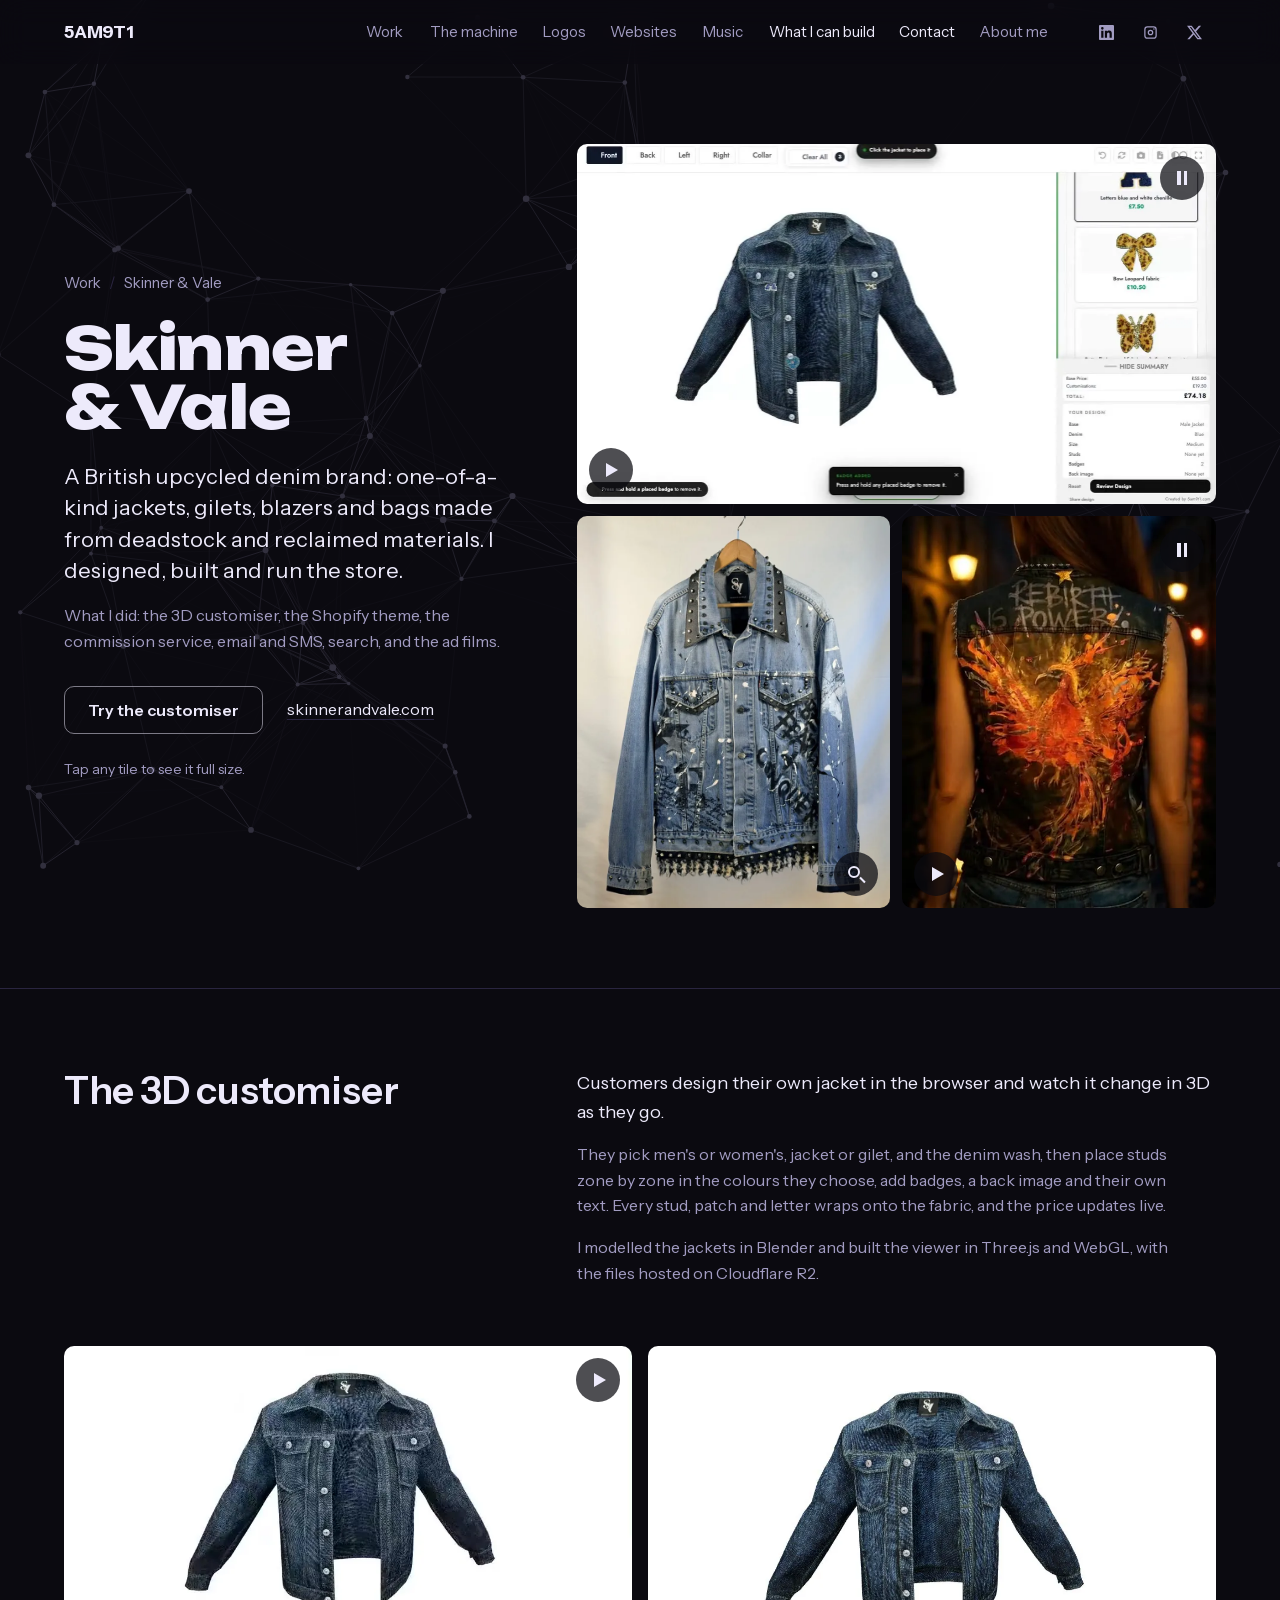
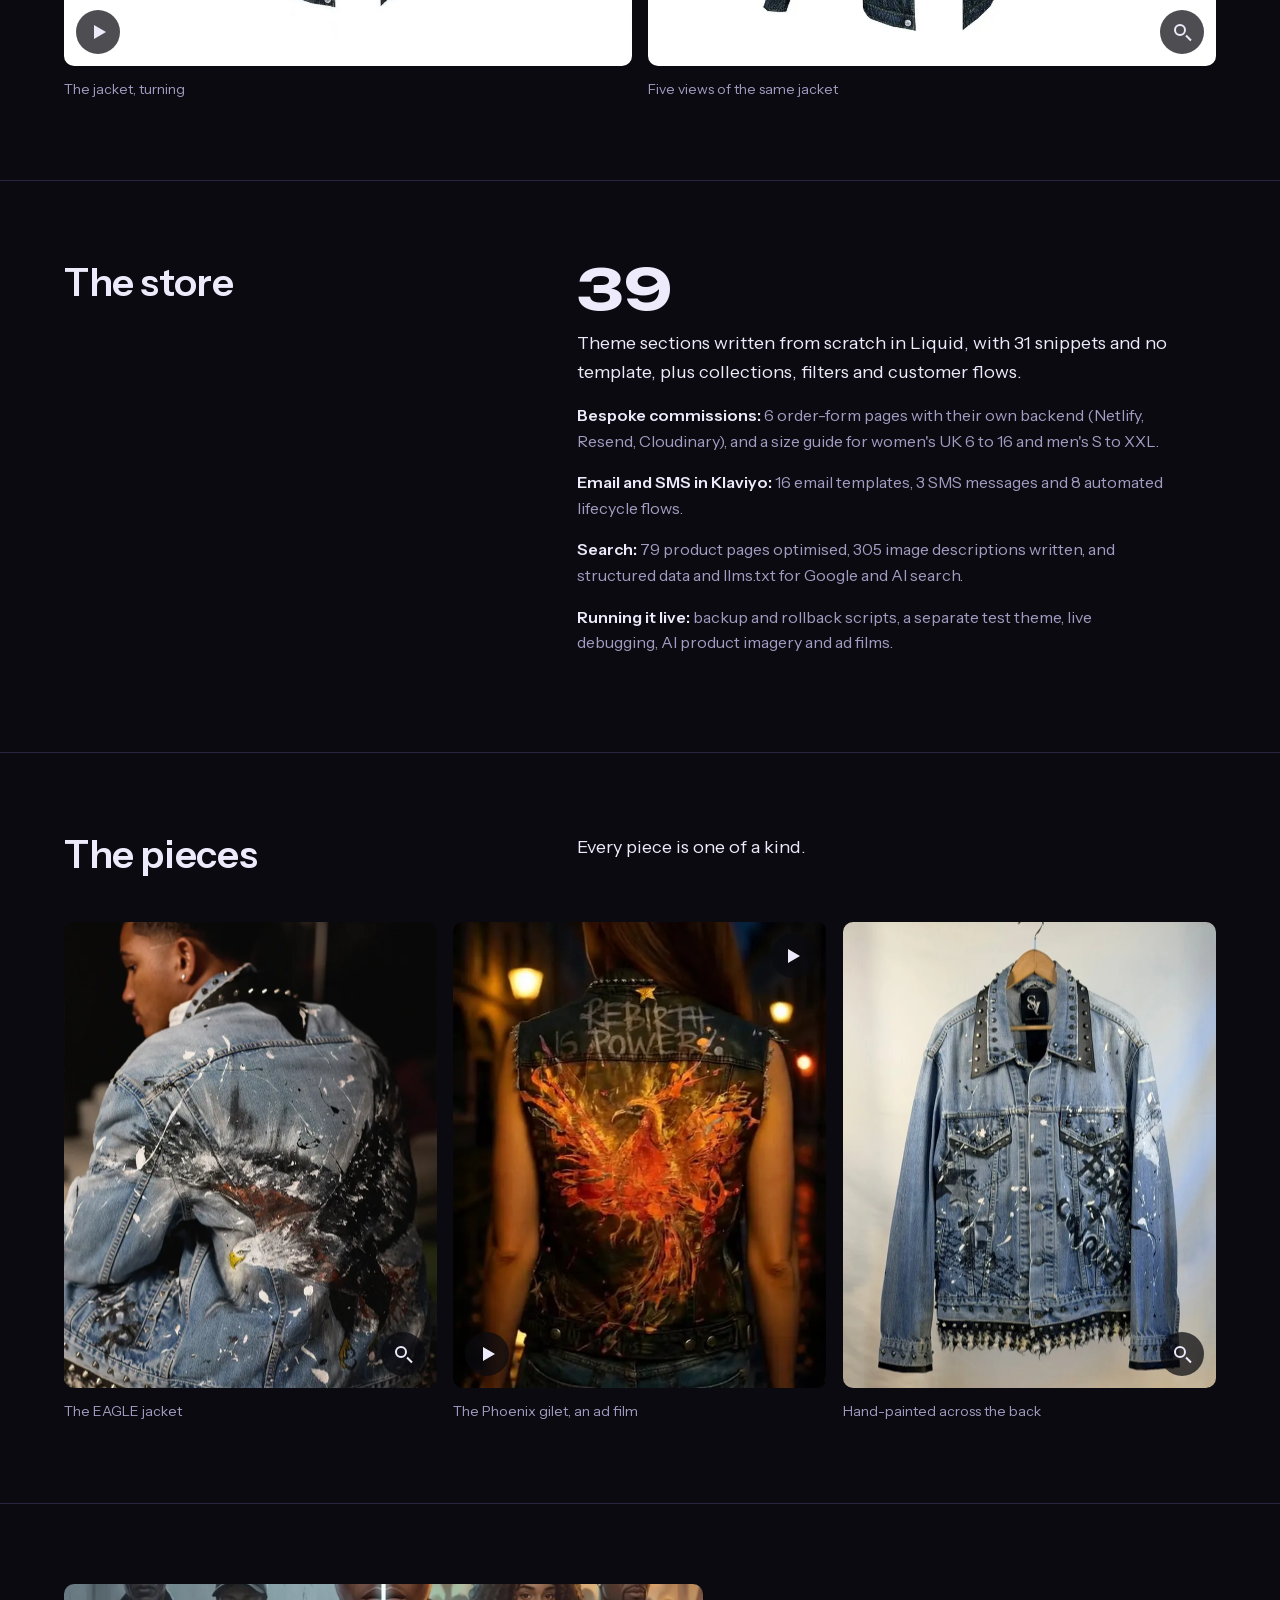
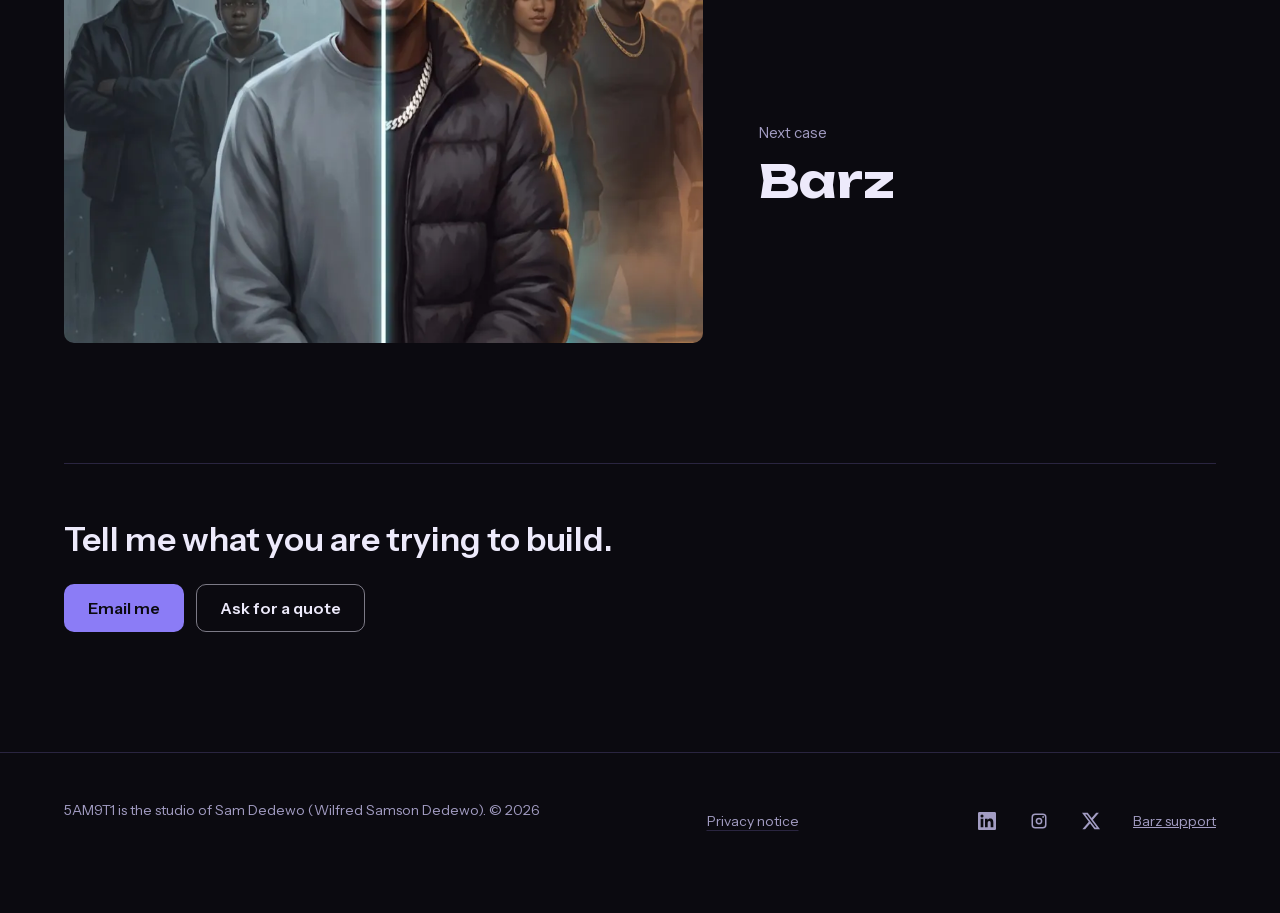
<file: work/skinner-and-vale/index.html>
<!doctype html>
<html lang="en-GB">
<head>
<meta charset="utf-8">
<meta name="viewport" content="width=device-width, initial-scale=1">
<title>Skinner &amp; Vale · Case · Sam Dedewo</title>
<meta name="description" content="Skinner &amp; Vale, British upcycled denim. Sam Dedewo built and runs the store: a 3D jacket customiser, a hand-written Shopify theme and bespoke commissions.">
<link rel="canonical" href="https://5am9t1.com/work/skinner-and-vale/">
<meta name="robots" content="index, follow, max-snippet:-1, max-image-preview:large, max-video-preview:-1">
<meta name="author" content="Sam Dedewo">
<meta name="theme-color" content="#0B0A10">
<meta property="og:type" content="article">
<meta property="og:site_name" content="5AM9T1">
<meta property="og:locale" content="en_GB">
<meta property="og:title" content="Skinner &amp; Vale · a case by Sam Dedewo">
<meta property="og:description" content="Skinner &amp; Vale, British upcycled denim. Sam Dedewo built and runs the store: a 3D jacket customiser, a hand-written Shopify theme and bespoke commissions.">
<meta property="og:url" content="https://5am9t1.com/work/skinner-and-vale/">
<meta property="og:image" content="https://5am9t1.com/assets/img/sv-eagle-jacket-1200.jpg">
<meta property="og:image:alt" content="A hand-painted eagle across the back of a denim jacket">
<meta name="twitter:card" content="summary_large_image">
<meta name="twitter:site" content="@5am9t1">
<meta name="twitter:creator" content="@5am9t1">
<meta name="twitter:title" content="Skinner &amp; Vale · a case by Sam Dedewo">
<meta name="twitter:description" content="Skinner &amp; Vale, British upcycled denim. Sam Dedewo built and runs the store: a 3D jacket customiser, a hand-written Shopify theme and bespoke commissions.">
<meta name="twitter:image" content="https://5am9t1.com/assets/img/sv-eagle-jacket-1200.jpg">
<link rel="preload" href="/assets/fonts/InstrumentSans-400-700-latin.woff2" as="font" type="font/woff2" crossorigin>
<link rel="preload" href="/assets/fonts/Unbounded-800-latin.woff2" as="font" type="font/woff2" crossorigin>
<link rel="icon" href="/favicon.svg" type="image/svg+xml">
<script src="/assets/top.js?v=20260925b"></script>
<link rel="stylesheet" href="/assets/site.css?v=20261112">
<script type="application/ld+json">
{
  "@context": "https://schema.org",
  "@graph": [
    {
      "@type": "WebPage",
      "@id": "https://5am9t1.com/work/skinner-and-vale/#page",
      "url": "https://5am9t1.com/work/skinner-and-vale/",
      "name": "Skinner & Vale · Case · Sam Dedewo",
      "inLanguage": "en-GB",
      "isPartOf": {
        "@id": "https://5am9t1.com/#website"
      },
      "about": {
        "@id": "https://5am9t1.com/work/skinner-and-vale/#work"
      },
      "author": {
        "@id": "https://5am9t1.com/#sam"
      },
      "breadcrumb": {
        "@id": "https://5am9t1.com/work/skinner-and-vale/#crumbs"
      },
      "dateModified": "2026-09-22"
    },
    {
      "@type": "BreadcrumbList",
      "@id": "https://5am9t1.com/work/skinner-and-vale/#crumbs",
      "itemListElement": [
        {
          "@type": "ListItem",
          "position": 1,
          "name": "Work",
          "item": "https://5am9t1.com/#work"
        },
        {
          "@type": "ListItem",
          "position": 2,
          "name": "Skinner & Vale",
          "item": "https://5am9t1.com/work/skinner-and-vale/"
        }
      ]
    },
    {
      "@type": "WebSite",
      "name": "Skinner & Vale",
      "creator": {
        "@id": "https://5am9t1.com/#sam"
      },
      "sameAs": [
        "https://skinnerandvale.com/"
      ],
      "description": "The online store for a British upcycled denim brand, with a 3D jacket customiser.",
      "@id": "https://5am9t1.com/work/skinner-and-vale/#work",
      "url": "https://5am9t1.com/work/skinner-and-vale/"
    },
    {
      "@type": "VideoObject",
      "name": "The 3D customiser: badges placed on the jacket, then a turn",
      "description": "The Skinner & Vale 3D customiser built by Sam Dedewo: badges picked and placed on the jacket, then a full turn.",
      "thumbnailUrl": "https://5am9t1.com/assets/media/sv-badges-poster.jpg",
      "uploadDate": "2026-09-22",
      "duration": "PT20S",
      "creator": {
        "@id": "https://5am9t1.com/#sam"
      },
      "contentUrl": "https://5am9t1.com/assets/media/sv-badges.mp4"
    },
    {
      "@type": "VideoObject",
      "name": "The Phoenix gilet, an ad film for Skinner and Vale",
      "description": "The Phoenix gilet, an ad film for Skinner & Vale.",
      "thumbnailUrl": "https://5am9t1.com/assets/media/sv-phoenix-poster.jpg",
      "uploadDate": "2026-09-22",
      "duration": "PT5S",
      "creator": {
        "@id": "https://5am9t1.com/#sam"
      },
      "contentUrl": "https://5am9t1.com/assets/media/sv-phoenix.mp4"
    },
    {
      "@type": "VideoObject",
      "name": "The jacket turning in the 3D customiser",
      "description": "A Skinner & Vale jacket turning in the 3D customiser built by Sam Dedewo.",
      "thumbnailUrl": "https://5am9t1.com/assets/media/sv-turn-poster.jpg",
      "uploadDate": "2026-09-22",
      "duration": "PT11S",
      "creator": {
        "@id": "https://5am9t1.com/#sam"
      },
      "contentUrl": "https://5am9t1.com/assets/media/sv-turn.mp4"
    }
  ]
}
</script>
</head>
<body>
<a class="skip" href="#main">Skip to content</a>

<header class="nav">
  <div class="wrap nav-inner">
    <a class="brand" href="/" aria-label="5AM9T1, home">5AM9T1</a>
    <nav aria-label="Sections">
      <ul class="nav-links">
        <li class="nav-hide"><a href="/#work">Work</a></li>
        <li class="nav-hide"><a href="/#machine">The machine</a></li>
<li class="nav-hide"><a href="/#logos">Logos</a></li>
<li class="nav-hide"><a href="/#websites">Websites</a></li>
        <li class="nav-hide"><a href="/about/#music">Music</a></li>
        <li><a class="nav-build" href="/about/#services">What I can build</a></li>
        <li><a class="nav-contact" href="/#contact">Contact</a></li>
        <li class="nav-hide"><a href="/about/">About me</a></li>
        <li class="nav-social"><a class="social-icon" href="https://www.linkedin.com/in/samdedewo" aria-label="Sam Dedewo on LinkedIn" rel="me"><svg viewBox="0 0 24 24" width="18" height="18" fill="currentColor" aria-hidden="true"><path d="M20.45 20.45h-3.56v-5.57c0-1.33-.02-3.04-1.85-3.04-1.85 0-2.14 1.45-2.14 2.94v5.67H9.35V9h3.41v1.56h.05c.48-.9 1.64-1.85 3.37-1.85 3.6 0 4.27 2.37 4.27 5.46v6.28zM5.34 7.43a2.06 2.06 0 1 1 0-4.13 2.06 2.06 0 0 1 0 4.13zM7.12 20.45H3.56V9h3.56v11.45zM22.22 0H1.77C.79 0 0 .77 0 1.73v20.54C0 23.23.79 24 1.77 24h20.45c.98 0 1.78-.77 1.78-1.73V1.73C24 .77 23.2 0 22.22 0z"/></svg></a><a class="social-icon" href="https://www.instagram.com/5am9t1" aria-label="Sam Dedewo on Instagram" rel="me"><svg viewBox="0 0 24 24" width="18" height="18" fill="currentColor" aria-hidden="true"><path fill-rule="evenodd" d="M7 2h10a5 5 0 0 1 5 5v10a5 5 0 0 1-5 5H7a5 5 0 0 1-5-5V7a5 5 0 0 1 5-5zm0 2a3 3 0 0 0-3 3v10a3 3 0 0 0 3 3h10a3 3 0 0 0 3-3V7a3 3 0 0 0-3-3H7zm5 3.5a4.5 4.5 0 1 1 0 9 4.5 4.5 0 0 1 0-9zm0 2a2.5 2.5 0 1 0 0 5 2.5 2.5 0 0 0 0-5zm5.5-4.2a1.2 1.2 0 1 1 0 2.4 1.2 1.2 0 0 1 0-2.4z"/></svg></a><a class="social-icon" href="https://x.com/5am9t1" aria-label="Sam Dedewo on X" rel="me"><svg viewBox="0 0 24 24" width="18" height="18" fill="currentColor" aria-hidden="true"><path d="M18.9 1.15h3.68l-8.04 9.19L24 22.85h-7.41l-5.8-7.58-6.64 7.58H.47l8.6-9.83L0 1.15h7.59l5.24 6.93zM17.61 20.64h2.04L6.49 3.24H4.3z"/></svg></a></li>
      </ul>
    </nav>
  </div>
</header>
<main id="main">

<section class="case-hero" aria-labelledby="case-title">
  <div class="wrap case-hero-grid">
    <div class="case-hero-copy">
      <nav class="crumbs" aria-label="Breadcrumb">
        <ol><li><a href="/#work">Work</a></li><li><span aria-current="page">Skinner &amp; Vale</span></li></ol>
      </nav>
      <h1 id="case-title">Skinner &amp; Vale</h1>
      <p class="what">A British upcycled denim brand: one-of-a-kind jackets, gilets, blazers and bags made from deadstock and reclaimed materials. I designed, built and run the store.</p>
      <p class="role">What I did: the 3D customiser, the Shopify theme, the commission service, email and SMS, search, and the ad films.</p>
      <div class="chapter-links case-links"><a class="btn btn-secondary" href="https://skinnerandvale.com/pages/3d-customiser">Try the customiser</a><a class="link" href="https://skinnerandvale.com/">skinnerandvale.com</a></div>
      <p class="g-hint">Tap any tile to see it full size.</p>
    </div>
    <div class="chapter-media gallery g-land g-tall-row"><figure class="g-tile g-main"><video data-lqip style="background:url([data-uri]) center/cover" muted loop playsinline preload="none" poster="/assets/opt/sv-badges-poster.webp" width="1280" height="720" aria-hidden="true"><source src="/assets/media/sv-badges.mp4" type="video/mp4"></video><button class="g-open" type="button" data-src="/assets/media/sv-badges.mp4" data-title="The 3D customiser: badges placed on the jacket, then a turn" aria-label="Play the 3D customiser, full size"><span class="g-play" aria-hidden="true"></span></button></figure><figure class="g-tile"><img data-lqip style="background:url([data-uri]) center/cover" fetchpriority="high" src="/assets/opt/sv-eagle-900-w746.webp" alt="The EAGLE denim jacket, a hand-painted eagle across the back" width="900" height="1331" decoding="async"><button class="g-open" type="button" data-img="/assets/img/sv-eagle-900.jpg" data-title="The EAGLE jacket" aria-label="View The EAGLE denim jacket, a hand-painted eagle across the back full size"><span class="g-zoom" aria-hidden="true"></span></button></figure><figure class="g-tile"><video data-lqip style="background:url([data-uri]) center/cover" muted loop playsinline preload="none" poster="/assets/opt/sv-phoenix-poster.webp" width="540" height="960" aria-hidden="true"><source src="/assets/media/sv-phoenix.mp4" type="video/mp4"></video><button class="g-open" type="button" data-src="/assets/media/sv-phoenix.mp4" data-title="The Phoenix gilet, an ad film for Skinner and Vale" aria-label="Play the Phoenix gilet ad film, full size"><span class="g-play" aria-hidden="true"></span></button></figure></div>
  </div>
</section>

<section class="case-section" aria-label="The 3D customiser">
<div class="wrap case-row"><h2>The 3D customiser</h2><div><p class="lede">Customers design their own jacket in the browser and watch it change in 3D as they go.</p><p>They pick men's or women's, jacket or gilet, and the denim wash, then place studs zone by zone in the colours they choose, add badges, a back image and their own text. Every stud, patch and letter wraps onto the fabric, and the price updates live.</p><p>I modelled the jackets in Blender and built the viewer in Three.js and WebGL, with the files hosted on Cloudflare R2.</p></div></div><div class="wrap case-grid case-grid-2"><div class="case-cell"><figure class="g-tile"><video data-lqip style="background:url([data-uri]) center/cover" muted loop playsinline preload="none" poster="/assets/opt/sv-turn-poster.webp" width="960" height="668" aria-hidden="true"><source src="/assets/media/sv-turn.mp4" type="video/mp4"></video><button class="g-open" type="button" data-src="/assets/media/sv-turn.mp4" data-title="The jacket turning in the 3D customiser" aria-label="Play the jacket turning, full size"><span class="g-play" aria-hidden="true"></span></button></figure><p class="case-cap">The jacket, turning</p></div><div class="case-cell"><figure class="g-tile"><img data-lqip style="background:url([data-uri]) center/cover" src="/assets/opt/sv-customiser-1040.webp" alt="The customiser with front, back, left, right and collar views" width="1040" height="820" loading="lazy" decoding="async"><button class="g-open" type="button" data-img="/assets/img/sv-customiser-1040.jpg" data-title="The customiser views" aria-label="View The customiser with front, back, left, right and collar views full size"><span class="g-zoom" aria-hidden="true"></span></button></figure><p class="case-cap">Five views of the same jacket</p></div></div>
</section>
<section class="case-section" aria-label="The store">
<div class="wrap case-row"><h2>The store</h2><div><p class="big-stat">39</p><p class="lede">Theme sections written from scratch in Liquid, with 31 snippets and no template, plus collections, filters and customer flows.</p><p><strong>Bespoke commissions:</strong> 6 order-form pages with their own backend (Netlify, Resend, Cloudinary), and a size guide for women's UK 6 to 16 and men's S to XXL.</p><p><strong>Email and SMS in Klaviyo:</strong> 16 email templates, 3 SMS messages and 8 automated lifecycle flows.</p><p><strong>Search:</strong> 79 product pages optimised, 305 image descriptions written, and structured data and llms.txt for Google and AI search.</p><p><strong>Running it live:</strong> backup and rollback scripts, a separate test theme, live debugging, AI product imagery and ad films.</p></div></div>
</section>
<section class="case-section" aria-label="The pieces">
<div class="wrap case-row"><h2>The pieces</h2><div><p class="lede">Every piece is one of a kind.</p></div></div><div class="wrap case-grid case-grid-3 case-grid-tall"><div class="case-cell"><figure class="g-tile"><img data-lqip style="background:url([data-uri]) center/cover" src="/assets/opt/sv-eagle-2.webp" alt="The EAGLE jacket, a second view" width="800" height="1200" loading="lazy" decoding="async"><button class="g-open" type="button" data-img="/assets/img/sv-eagle-2.webp" data-title="The EAGLE jacket, second view" aria-label="View The EAGLE jacket, a second view full size"><span class="g-zoom" aria-hidden="true"></span></button></figure><p class="case-cap">The EAGLE jacket</p></div><div class="case-cell"><figure class="g-tile"><video data-lqip style="background:url([data-uri]) center/cover" muted loop playsinline preload="none" poster="/assets/opt/sv-phoenix-poster.webp" width="540" height="960" aria-hidden="true"><source src="/assets/media/sv-phoenix.mp4" type="video/mp4"></video><button class="g-open" type="button" data-src="/assets/media/sv-phoenix.mp4" data-title="The Phoenix gilet ad film" aria-label="Play the Phoenix gilet ad film, full size"><span class="g-play" aria-hidden="true"></span></button></figure><p class="case-cap">The Phoenix gilet, an ad film</p></div><div class="case-cell"><figure class="g-tile"><img data-lqip style="background:url([data-uri]) center/cover" fetchpriority="high" src="/assets/opt/sv-eagle-900-w746.webp" alt="The EAGLE jacket from the back" width="900" height="1331" decoding="async"><button class="g-open" type="button" data-img="/assets/img/sv-eagle-900.jpg" data-title="The EAGLE jacket, the back" aria-label="View The EAGLE jacket from the back full size"><span class="g-zoom" aria-hidden="true"></span></button></figure><p class="case-cap">Hand-painted across the back</p></div></div>
</section>

<section class="case-section case-end" aria-label="Next">
  <div class="wrap">
    <a class="case-next" href="/work/barz/">
      <span class="case-next-media"><img data-lqip style="background:url([data-uri]) center/cover" src="/assets/opt/barz-split-900-w1278.webp" alt="" width="1200" height="669" loading="lazy" decoding="async"></span>
      <span class="case-next-copy">
        <span class="case-next-label">Next case</span>
        <span class="case-next-title">Barz</span>
      </span>
    </a>
    <div class="case-contact">
      <p>Tell me what you are trying to build.</p>
      <div class="hero-actions">
        <a class="btn btn-primary" href="mailto:sam@5am9t1.com">Email me</a>
        <a class="btn btn-secondary" href="/#contact">Ask for a quote</a>
      </div>
    </div>
  </div>
</section>

</main>

<footer class="footer">
  <div class="wrap footer-inner">
    <p>5AM9T1 is the studio of Sam Dedewo (Wilfred Samson Dedewo). © 2026</p>
    <p><a class="link" href="/privacy/">Privacy notice</a></p>
    <p class="socials"><a class="social-icon" href="https://www.linkedin.com/in/samdedewo" aria-label="Sam Dedewo on LinkedIn" rel="me"><svg viewBox="0 0 24 24" width="18" height="18" fill="currentColor" aria-hidden="true"><path d="M20.45 20.45h-3.56v-5.57c0-1.33-.02-3.04-1.85-3.04-1.85 0-2.14 1.45-2.14 2.94v5.67H9.35V9h3.41v1.56h.05c.48-.9 1.64-1.85 3.37-1.85 3.6 0 4.27 2.37 4.27 5.46v6.28zM5.34 7.43a2.06 2.06 0 1 1 0-4.13 2.06 2.06 0 0 1 0 4.13zM7.12 20.45H3.56V9h3.56v11.45zM22.22 0H1.77C.79 0 0 .77 0 1.73v20.54C0 23.23.79 24 1.77 24h20.45c.98 0 1.78-.77 1.78-1.73V1.73C24 .77 23.2 0 22.22 0z"/></svg></a><a class="social-icon" href="https://www.instagram.com/5am9t1" aria-label="Sam Dedewo on Instagram" rel="me"><svg viewBox="0 0 24 24" width="18" height="18" fill="currentColor" aria-hidden="true"><path fill-rule="evenodd" d="M7 2h10a5 5 0 0 1 5 5v10a5 5 0 0 1-5 5H7a5 5 0 0 1-5-5V7a5 5 0 0 1 5-5zm0 2a3 3 0 0 0-3 3v10a3 3 0 0 0 3 3h10a3 3 0 0 0 3-3V7a3 3 0 0 0-3-3H7zm5 3.5a4.5 4.5 0 1 1 0 9 4.5 4.5 0 0 1 0-9zm0 2a2.5 2.5 0 1 0 0 5 2.5 2.5 0 0 0 0-5zm5.5-4.2a1.2 1.2 0 1 1 0 2.4 1.2 1.2 0 0 1 0-2.4z"/></svg></a><a class="social-icon" href="https://x.com/5am9t1" aria-label="Sam Dedewo on X" rel="me"><svg viewBox="0 0 24 24" width="18" height="18" fill="currentColor" aria-hidden="true"><path d="M18.9 1.15h3.68l-8.04 9.19L24 22.85h-7.41l-5.8-7.58-6.64 7.58H.47l8.6-9.83L0 1.15h7.59l5.24 6.93zM17.61 20.64h2.04L6.49 3.24H4.3z"/></svg></a><a class="footer-link" href="https://5am9t1.github.io/barz/">Barz support</a></p>
  </div>
</footer>

<script src="/assets/network.js" defer></script>
<script src="/assets/media.js?v=20260925b" defer></script>
<script src="/assets/gallery.js?v=20261112" defer></script>
</body>
</html>
</file>
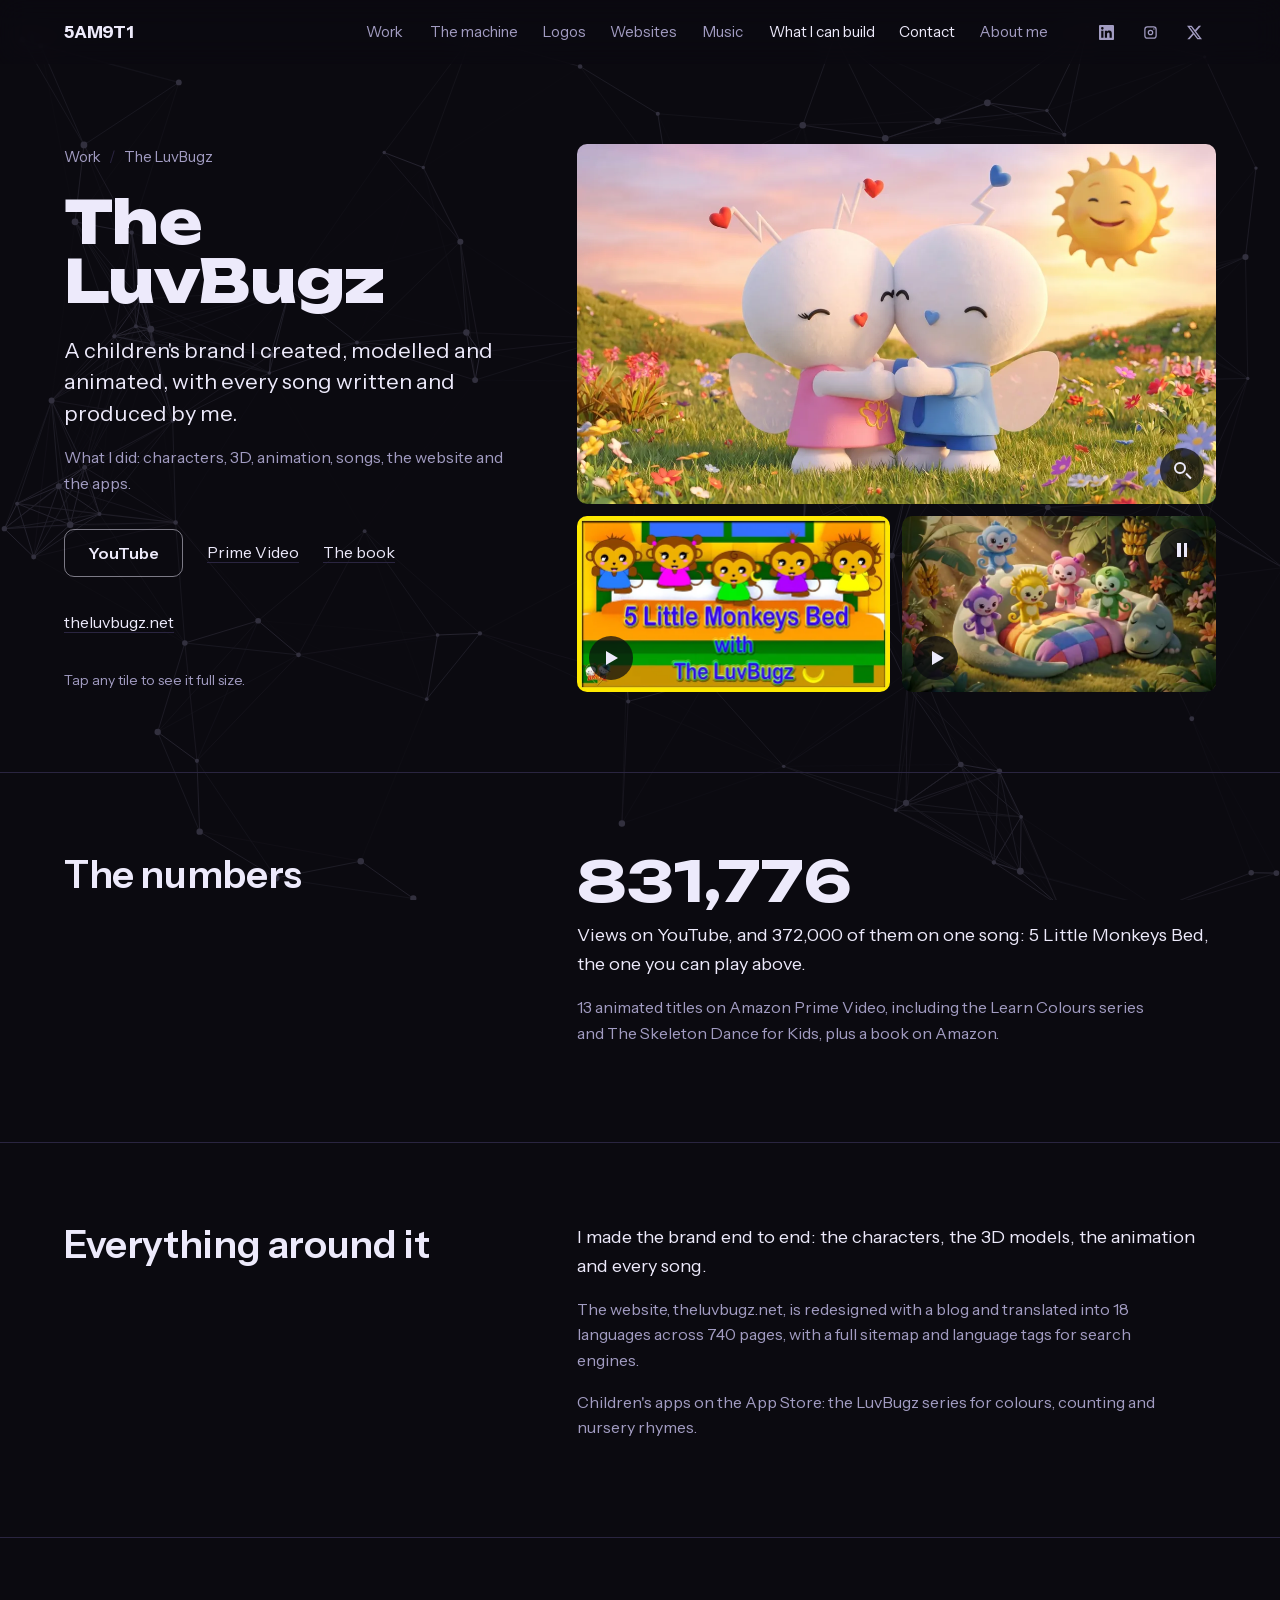
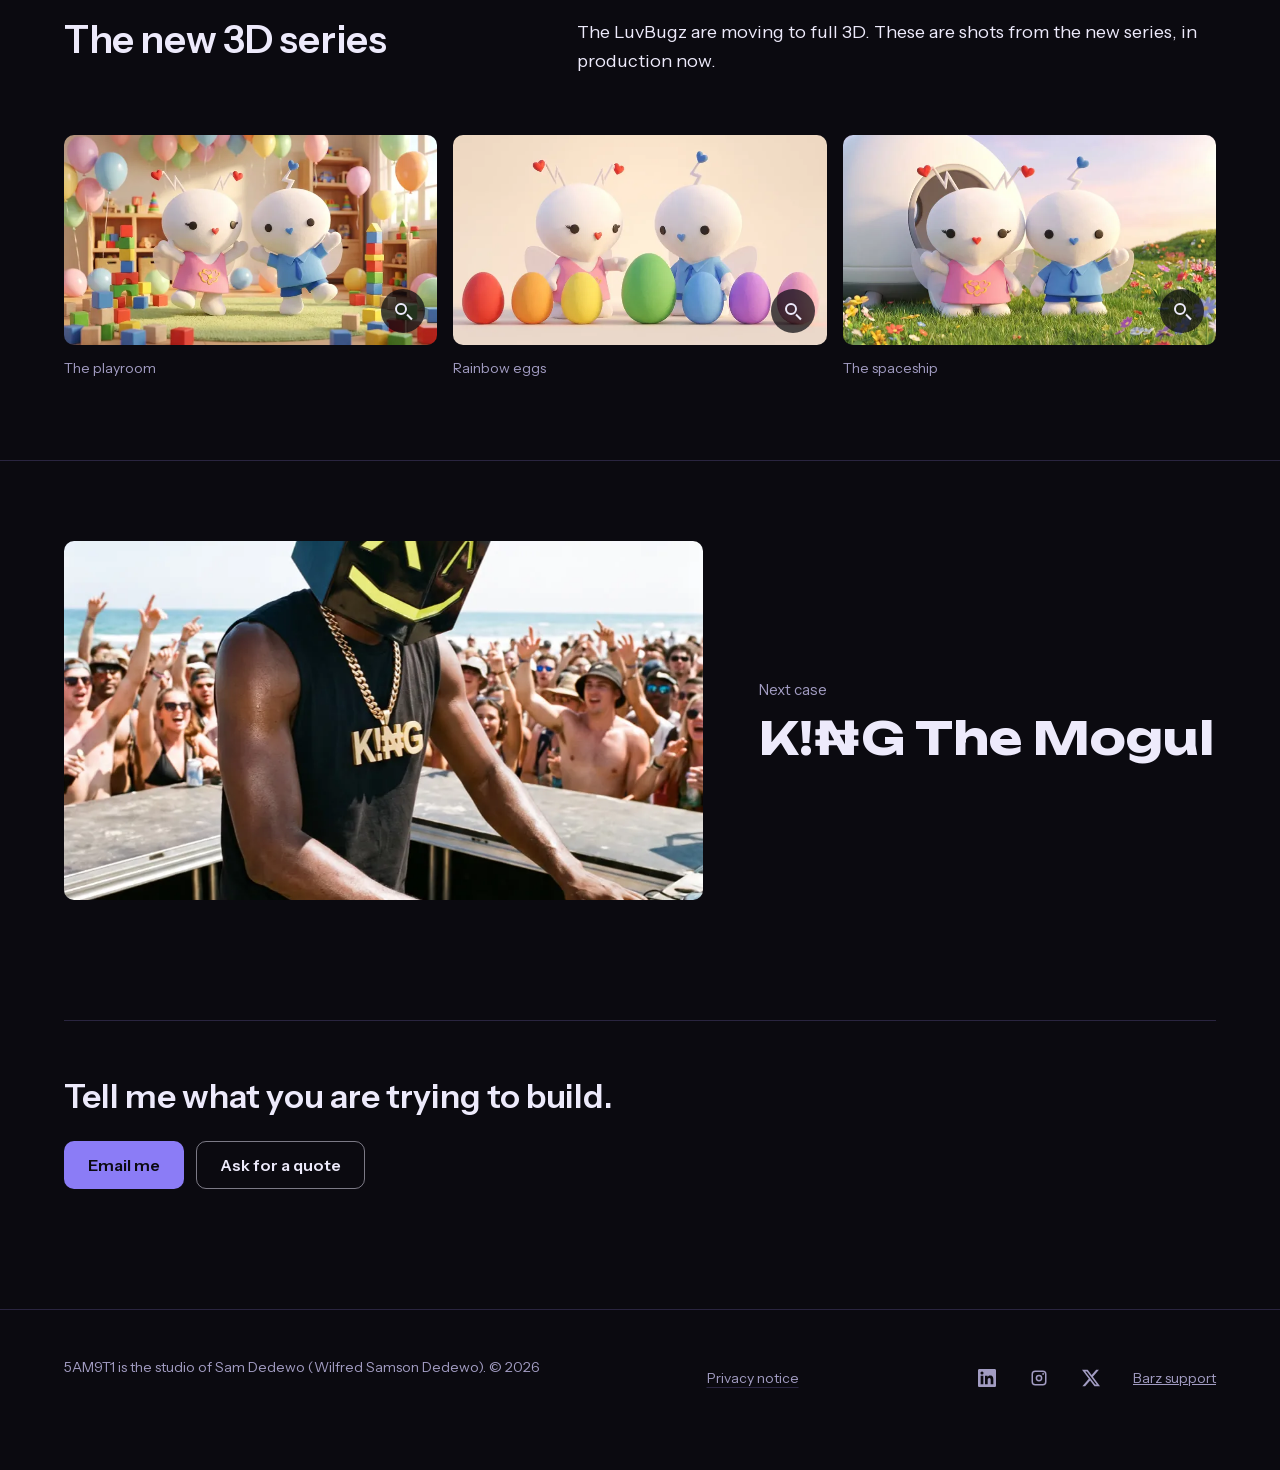
<file: work/the-luvbugz/index.html>
<!doctype html>
<html lang="en-GB">
<head>
<meta charset="utf-8">
<meta name="viewport" content="width=device-width, initial-scale=1">
<title>The LuvBugz · Case · Sam Dedewo</title>
<meta name="description" content="The LuvBugz, a children&#x27;s brand created, animated and scored by Sam Dedewo: 831,776 YouTube views, 13 titles on Amazon Prime Video and a site in 18 languages.">
<link rel="canonical" href="https://5am9t1.com/work/the-luvbugz/">
<meta name="robots" content="index, follow, max-snippet:-1, max-image-preview:large, max-video-preview:-1">
<meta name="author" content="Sam Dedewo">
<meta name="theme-color" content="#0B0A10">
<meta property="og:type" content="article">
<meta property="og:site_name" content="5AM9T1">
<meta property="og:locale" content="en_GB">
<meta property="og:title" content="The LuvBugz · a case by Sam Dedewo">
<meta property="og:description" content="The LuvBugz, a children&#x27;s brand created, animated and scored by Sam Dedewo: 831,776 YouTube views, 13 titles on Amazon Prime Video and a site in 18 languages.">
<meta property="og:url" content="https://5am9t1.com/work/the-luvbugz/">
<meta property="og:image" content="https://5am9t1.com/assets/img/luvbugz-hug-1200.jpg">
<meta property="og:image:alt" content="The LuvBugz hug in a meadow at sunset">
<meta name="twitter:card" content="summary_large_image">
<meta name="twitter:site" content="@5am9t1">
<meta name="twitter:creator" content="@5am9t1">
<meta name="twitter:title" content="The LuvBugz · a case by Sam Dedewo">
<meta name="twitter:description" content="The LuvBugz, a children&#x27;s brand created, animated and scored by Sam Dedewo: 831,776 YouTube views, 13 titles on Amazon Prime Video and a site in 18 languages.">
<meta name="twitter:image" content="https://5am9t1.com/assets/img/luvbugz-hug-1200.jpg">
<link rel="preload" href="/assets/fonts/InstrumentSans-400-700-latin.woff2" as="font" type="font/woff2" crossorigin>
<link rel="preload" href="/assets/fonts/Unbounded-800-latin.woff2" as="font" type="font/woff2" crossorigin>
<link rel="icon" href="/favicon.svg" type="image/svg+xml">
<script src="/assets/top.js?v=20260925b"></script>
<link rel="stylesheet" href="/assets/site.css?v=20261112">
<script type="application/ld+json">
{
  "@context": "https://schema.org",
  "@graph": [
    {
      "@type": "WebPage",
      "@id": "https://5am9t1.com/work/the-luvbugz/#page",
      "url": "https://5am9t1.com/work/the-luvbugz/",
      "name": "The LuvBugz · Case · Sam Dedewo",
      "inLanguage": "en-GB",
      "isPartOf": {
        "@id": "https://5am9t1.com/#website"
      },
      "about": {
        "@id": "https://5am9t1.com/work/the-luvbugz/#work"
      },
      "author": {
        "@id": "https://5am9t1.com/#sam"
      },
      "breadcrumb": {
        "@id": "https://5am9t1.com/work/the-luvbugz/#crumbs"
      },
      "dateModified": "2026-09-22"
    },
    {
      "@type": "BreadcrumbList",
      "@id": "https://5am9t1.com/work/the-luvbugz/#crumbs",
      "itemListElement": [
        {
          "@type": "ListItem",
          "position": 1,
          "name": "Work",
          "item": "https://5am9t1.com/#work"
        },
        {
          "@type": "ListItem",
          "position": 2,
          "name": "The LuvBugz",
          "item": "https://5am9t1.com/work/the-luvbugz/"
        }
      ]
    },
    {
      "@type": "CreativeWorkSeries",
      "name": "The LuvBugz",
      "creator": {
        "@id": "https://5am9t1.com/#sam"
      },
      "sameAs": [
        "https://theluvbugz.net/",
        "https://www.youtube.com/@TheLuvBugz"
      ],
      "description": "A children's animation brand with 13 titles on Amazon Prime Video and 831,776 YouTube views.",
      "@id": "https://5am9t1.com/work/the-luvbugz/#work",
      "url": "https://5am9t1.com/work/the-luvbugz/"
    },
    {
      "@type": "VideoObject",
      "name": "5 Little Monkeys Bed with The LuvBugz, 372,000 views",
      "description": "The most watched LuvBugz video, with 372,000 views on YouTube. Song, characters and animation by Sam Dedewo.",
      "thumbnailUrl": "https://5am9t1.com/assets/opt/luvbugz-yt-960-w628.webp",
      "uploadDate": "2019-04-03",
      "duration": "PT4M19S",
      "creator": {
        "@id": "https://5am9t1.com/#sam"
      },
      "embedUrl": "https://www.youtube-nocookie.com/embed/95kkbQ9k9Z0",
      "url": "https://www.youtube.com/watch?v=95kkbQ9k9Z0"
    },
    {
      "@type": "VideoObject",
      "name": "The LuvBugz in 3D, the new series in production",
      "description": "The LuvBugz in 3D: a pilot from the new series Sam Dedewo is making.",
      "thumbnailUrl": "https://5am9t1.com/assets/media/luvbugz-pilot-poster.jpg",
      "uploadDate": "2026-09-22",
      "duration": "PT8S",
      "creator": {
        "@id": "https://5am9t1.com/#sam"
      },
      "contentUrl": "https://5am9t1.com/assets/media/luvbugz-pilot.mp4"
    }
  ]
}
</script>
</head>
<body>
<a class="skip" href="#main">Skip to content</a>

<header class="nav">
  <div class="wrap nav-inner">
    <a class="brand" href="/" aria-label="5AM9T1, home">5AM9T1</a>
    <nav aria-label="Sections">
      <ul class="nav-links">
        <li class="nav-hide"><a href="/#work">Work</a></li>
        <li class="nav-hide"><a href="/#machine">The machine</a></li>
<li class="nav-hide"><a href="/#logos">Logos</a></li>
<li class="nav-hide"><a href="/#websites">Websites</a></li>
        <li class="nav-hide"><a href="/about/#music">Music</a></li>
        <li><a class="nav-build" href="/about/#services">What I can build</a></li>
        <li><a class="nav-contact" href="/#contact">Contact</a></li>
        <li class="nav-hide"><a href="/about/">About me</a></li>
        <li class="nav-social"><a class="social-icon" href="https://www.linkedin.com/in/samdedewo" aria-label="Sam Dedewo on LinkedIn" rel="me"><svg viewBox="0 0 24 24" width="18" height="18" fill="currentColor" aria-hidden="true"><path d="M20.45 20.45h-3.56v-5.57c0-1.33-.02-3.04-1.85-3.04-1.85 0-2.14 1.45-2.14 2.94v5.67H9.35V9h3.41v1.56h.05c.48-.9 1.64-1.85 3.37-1.85 3.6 0 4.27 2.37 4.27 5.46v6.28zM5.34 7.43a2.06 2.06 0 1 1 0-4.13 2.06 2.06 0 0 1 0 4.13zM7.12 20.45H3.56V9h3.56v11.45zM22.22 0H1.77C.79 0 0 .77 0 1.73v20.54C0 23.23.79 24 1.77 24h20.45c.98 0 1.78-.77 1.78-1.73V1.73C24 .77 23.2 0 22.22 0z"/></svg></a><a class="social-icon" href="https://www.instagram.com/5am9t1" aria-label="Sam Dedewo on Instagram" rel="me"><svg viewBox="0 0 24 24" width="18" height="18" fill="currentColor" aria-hidden="true"><path fill-rule="evenodd" d="M7 2h10a5 5 0 0 1 5 5v10a5 5 0 0 1-5 5H7a5 5 0 0 1-5-5V7a5 5 0 0 1 5-5zm0 2a3 3 0 0 0-3 3v10a3 3 0 0 0 3 3h10a3 3 0 0 0 3-3V7a3 3 0 0 0-3-3H7zm5 3.5a4.5 4.5 0 1 1 0 9 4.5 4.5 0 0 1 0-9zm0 2a2.5 2.5 0 1 0 0 5 2.5 2.5 0 0 0 0-5zm5.5-4.2a1.2 1.2 0 1 1 0 2.4 1.2 1.2 0 0 1 0-2.4z"/></svg></a><a class="social-icon" href="https://x.com/5am9t1" aria-label="Sam Dedewo on X" rel="me"><svg viewBox="0 0 24 24" width="18" height="18" fill="currentColor" aria-hidden="true"><path d="M18.9 1.15h3.68l-8.04 9.19L24 22.85h-7.41l-5.8-7.58-6.64 7.58H.47l8.6-9.83L0 1.15h7.59l5.24 6.93zM17.61 20.64h2.04L6.49 3.24H4.3z"/></svg></a></li>
      </ul>
    </nav>
  </div>
</header>
<main id="main">

<section class="case-hero" aria-labelledby="case-title">
  <div class="wrap case-hero-grid">
    <div class="case-hero-copy">
      <nav class="crumbs" aria-label="Breadcrumb">
        <ol><li><a href="/#work">Work</a></li><li><span aria-current="page">The LuvBugz</span></li></ol>
      </nav>
      <h1 id="case-title">The LuvBugz</h1>
      <p class="what">A children's brand I created, modelled and animated, with every song written and produced by me.</p>
      <p class="role">What I did: characters, 3D, animation, songs, the website and the apps.</p>
      <div class="chapter-links case-links"><a class="btn btn-secondary" href="https://www.youtube.com/@TheLuvBugz">YouTube</a><a class="link" href="https://www.amazon.com/gp/video/detail/B0DH84JDTC">Prime Video</a><a class="link" href="https://www.amazon.com/dp/B0BLYHPL72">The book</a><a class="link" href="https://theluvbugz.net/">theluvbugz.net</a></div>
      <p class="g-hint">Tap any tile to see it full size.</p>
    </div>
    <div class="chapter-media gallery g-land"><figure class="g-tile g-main"><img data-lqip style="background:url([data-uri]) center/cover" fetchpriority="high" src="/assets/opt/luvbugz-hug-1600.webp" alt="The LuvBugz hug in a meadow at sunset" width="1600" height="893" decoding="async"><button class="g-open" type="button" data-img="/assets/img/luvbugz-hug-1600.jpg" data-title="The LuvBugz, the new 3D look" aria-label="View The LuvBugz hug in a meadow at sunset full size"><span class="g-zoom" aria-hidden="true"></span></button></figure><figure class="g-tile"><img data-lqip style="background:url([data-uri]) center/cover" fetchpriority="high" src="/assets/opt/luvbugz-yt-960-w628.webp" alt="5 Little Monkeys Bed with The LuvBugz, the video thumbnail" width="960" height="540" decoding="async"><button class="g-open" type="button" data-yt="95kkbQ9k9Z0" data-title="5 Little Monkeys Bed with The LuvBugz, 372,000 views" aria-label="Play 5 Little Monkeys Bed with The LuvBugz, 372,000 views, with sound"><span class="g-play" aria-hidden="true"></span></button></figure><figure class="g-tile"><video data-lqip style="background:url([data-uri]) center/cover" muted loop playsinline preload="none" poster="/assets/opt/luvbugz-pilot-poster.webp" width="1280" height="720" aria-hidden="true"><source src="/assets/media/luvbugz-pilot.mp4" type="video/mp4"></video><button class="g-open" type="button" data-src="/assets/media/luvbugz-pilot.mp4" data-title="The LuvBugz in 3D, the new series in production" aria-label="Play a shot from the new 3D series, full size"><span class="g-play" aria-hidden="true"></span></button></figure></div>
  </div>
</section>

<section class="case-section" aria-label="The numbers">
<div class="wrap case-row"><h2>The numbers</h2><div><p class="big-stat">831,776</p><p class="lede">Views on YouTube, and 372,000 of them on one song: 5 Little Monkeys Bed, the one you can play above.</p><p>13 animated titles on Amazon Prime Video, including the Learn Colours series and The Skeleton Dance for Kids, plus a book on Amazon.</p></div></div>
</section>
<section class="case-section" aria-label="Everything around it">
<div class="wrap case-row"><h2>Everything around it</h2><div><p class="lede">I made the brand end to end: the characters, the 3D models, the animation and every song.</p><p>The website, theluvbugz.net, is redesigned with a blog and translated into 18 languages across 740 pages, with a full sitemap and language tags for search engines.</p><p>Children's apps on the App Store: the LuvBugz series for colours, counting and nursery rhymes.</p></div></div>
</section>
<section class="case-section" aria-label="The new 3D series">
<div class="wrap case-row"><h2>The new 3D series</h2><div><p class="lede">The LuvBugz are moving to full 3D. These are shots from the new series, in production now.</p></div></div><div class="wrap case-grid "><div class="case-cell"><figure class="g-tile"><img data-lqip style="background:url([data-uri]) center/cover" src="/assets/opt/luvbugz-dance.webp" alt="The LuvBugz dancing in a playroom" width="1200" height="670" loading="lazy" decoding="async"><button class="g-open" type="button" data-img="/assets/img/luvbugz-dance.webp" data-title="The LuvBugz in 3D: the playroom" aria-label="View The LuvBugz dancing in a playroom full size"><span class="g-zoom" aria-hidden="true"></span></button></figure><p class="case-cap">The playroom</p></div><div class="case-cell"><figure class="g-tile"><img data-lqip style="background:url([data-uri]) center/cover" src="/assets/opt/luvbugz-rainbow-eggs.webp" alt="The LuvBugz with a row of rainbow eggs" width="1200" height="670" loading="lazy" decoding="async"><button class="g-open" type="button" data-img="/assets/img/luvbugz-rainbow-eggs.webp" data-title="The LuvBugz in 3D: rainbow eggs" aria-label="View The LuvBugz with a row of rainbow eggs full size"><span class="g-zoom" aria-hidden="true"></span></button></figure><p class="case-cap">Rainbow eggs</p></div><div class="case-cell"><figure class="g-tile"><img data-lqip style="background:url([data-uri]) center/cover" src="/assets/opt/luvbugz-spaceship-1200.webp" alt="The LuvBugz at the door of their spaceship" width="1200" height="669" loading="lazy" decoding="async"><button class="g-open" type="button" data-img="/assets/img/luvbugz-spaceship-1200.jpg" data-title="The LuvBugz in 3D: the spaceship" aria-label="View The LuvBugz at the door of their spaceship full size"><span class="g-zoom" aria-hidden="true"></span></button></figure><p class="case-cap">The spaceship</p></div></div>
</section>

<section class="case-section case-end" aria-label="Next">
  <div class="wrap">
    <a class="case-next" href="/work/king-the-mogul/">
      <span class="case-next-media"><img data-lqip style="background:url([data-uri]) center/cover" src="/assets/opt/ktm-dj-1200.webp" alt="" width="1200" height="669" loading="lazy" decoding="async"></span>
      <span class="case-next-copy">
        <span class="case-next-label">Next case</span>
        <span class="case-next-title">K!₦G The Mogul</span>
      </span>
    </a>
    <div class="case-contact">
      <p>Tell me what you are trying to build.</p>
      <div class="hero-actions">
        <a class="btn btn-primary" href="mailto:sam@5am9t1.com">Email me</a>
        <a class="btn btn-secondary" href="/#contact">Ask for a quote</a>
      </div>
    </div>
  </div>
</section>

</main>

<footer class="footer">
  <div class="wrap footer-inner">
    <p>5AM9T1 is the studio of Sam Dedewo (Wilfred Samson Dedewo). © 2026</p>
    <p><a class="link" href="/privacy/">Privacy notice</a></p>
    <p class="socials"><a class="social-icon" href="https://www.linkedin.com/in/samdedewo" aria-label="Sam Dedewo on LinkedIn" rel="me"><svg viewBox="0 0 24 24" width="18" height="18" fill="currentColor" aria-hidden="true"><path d="M20.45 20.45h-3.56v-5.57c0-1.33-.02-3.04-1.85-3.04-1.85 0-2.14 1.45-2.14 2.94v5.67H9.35V9h3.41v1.56h.05c.48-.9 1.64-1.85 3.37-1.85 3.6 0 4.27 2.37 4.27 5.46v6.28zM5.34 7.43a2.06 2.06 0 1 1 0-4.13 2.06 2.06 0 0 1 0 4.13zM7.12 20.45H3.56V9h3.56v11.45zM22.22 0H1.77C.79 0 0 .77 0 1.73v20.54C0 23.23.79 24 1.77 24h20.45c.98 0 1.78-.77 1.78-1.73V1.73C24 .77 23.2 0 22.22 0z"/></svg></a><a class="social-icon" href="https://www.instagram.com/5am9t1" aria-label="Sam Dedewo on Instagram" rel="me"><svg viewBox="0 0 24 24" width="18" height="18" fill="currentColor" aria-hidden="true"><path fill-rule="evenodd" d="M7 2h10a5 5 0 0 1 5 5v10a5 5 0 0 1-5 5H7a5 5 0 0 1-5-5V7a5 5 0 0 1 5-5zm0 2a3 3 0 0 0-3 3v10a3 3 0 0 0 3 3h10a3 3 0 0 0 3-3V7a3 3 0 0 0-3-3H7zm5 3.5a4.5 4.5 0 1 1 0 9 4.5 4.5 0 0 1 0-9zm0 2a2.5 2.5 0 1 0 0 5 2.5 2.5 0 0 0 0-5zm5.5-4.2a1.2 1.2 0 1 1 0 2.4 1.2 1.2 0 0 1 0-2.4z"/></svg></a><a class="social-icon" href="https://x.com/5am9t1" aria-label="Sam Dedewo on X" rel="me"><svg viewBox="0 0 24 24" width="18" height="18" fill="currentColor" aria-hidden="true"><path d="M18.9 1.15h3.68l-8.04 9.19L24 22.85h-7.41l-5.8-7.58-6.64 7.58H.47l8.6-9.83L0 1.15h7.59l5.24 6.93zM17.61 20.64h2.04L6.49 3.24H4.3z"/></svg></a><a class="footer-link" href="https://5am9t1.github.io/barz/">Barz support</a></p>
  </div>
</footer>

<script src="/assets/network.js" defer></script>
<script src="/assets/media.js?v=20260925b" defer></script>
<script src="/assets/gallery.js?v=20261112" defer></script>
</body>
</html>
</file>
<file: assets/site.css>
/* ==========================================================================
   5am9t1.com — Sam Dedewo
   Reference system: Linear (near-black, one violet accent, restrained type).
   2026-10-20: No-AI-look is now FREE (Sam: "run the magic UI"); the Magic UI dress is in
   dress.css + dress.js. The notes below record the 2026-09-22 HOUSE build.
   No-AI-look (09-22): HOUSE. Allowed and used: A8 one gradient (the contact band),
   A9 glass (the fixed nav), A12 hover (image zoom, link colour).
   2026-09-22: under the photo wall and marquee, the reel (one real video
   through the production line) and 5 full-screen case chapters.
   Banned and absent: card frames, side stripes, tinted selections, accent
   bars, tracked small caps, eyebrow labels, shadows and glow, text panels
   on photos, highlight words, pill badges, rule-of-three copy.
   ========================================================================== */

@import url("/assets/fonts/fonts.css");

:root {
  /* colour: one job each. Contrast measured, see the build receipt. */
  --bg: #0B0A10;          /* page ground, violet-tinted near-black */
  --surface: #13111B;     /* one tone step up, for the proof band */
  --ink: #EDEAFB;         /* headings and body */
  --ink-2: #A29CC2;       /* secondary text */
  --line: #2A2540;        /* hairline rules */
  --accent: #8B7CF6;      /* the action colour: primary button, focus */
  --on-accent: #0B0A10;   /* text on the accent */

  /* type: one family; Unbounded only for display at 32px and above */
  --font: "Instrument Sans", system-ui, -apple-system, "Segoe UI", sans-serif;
  --display: "Unbounded", "Arial Black", Impact, sans-serif;

  /* spacing scale: 8 12 16 20 24 32 44 56 80 120 */
  --s1: 8px; --s2: 12px; --s3: 16px; --s4: 20px; --s5: 24px;
  --s6: 32px; --s7: 44px; --s8: 56px; --s9: 80px; --s10: 120px;
  /* space above and below each chapter and section (round 23): 80 px up to 889 px tall screens,
     then 9% of the screen height, up to 120 px. Two blocks meet, so the gap is twice this. */
  --s-block: clamp(var(--s9), 9svh, var(--s10));

  --radius: 10px;
  --wrap: 1200px;
  --nav-h: 64px;
  --pad: 24px;
  --ease: cubic-bezier(0.22, 1, 0.36, 1);
}

@media (max-width: 640px) { :root { --pad: 16px; } }

*, *::before, *::after { box-sizing: border-box; }
html { scroll-behavior: smooth; scroll-padding-top: var(--nav-h); }   /* a #section jump stops below the sticky header */
@media (prefers-reduced-motion: reduce) { html { scroll-behavior: auto; } }

body {
  margin: 0;
  background: var(--bg);
  color: var(--ink);
  font: 400 16px/1.6 var(--font);
  -webkit-font-smoothing: antialiased;
  text-rendering: optimizeLegibility;
}

img, video { display: block; max-width: 100%; height: auto; }  /* video too: its height attribute is a fixed pixel height */
a { color: inherit; }
:focus-visible { outline: 2px solid var(--accent); outline-offset: 3px; border-radius: 4px; }

.wrap { width: 100%; max-width: var(--wrap); margin: 0 auto; padding: 0 var(--pad); }

.skip {
  position: absolute; left: -9999px; top: var(--s3);
  background: var(--ink); color: var(--bg); padding: var(--s2) var(--s3); border-radius: 6px;
  z-index: 100; text-decoration: none; font-weight: 600;
}
.skip:focus { left: var(--s3); }

/* --- links: A12, a 150ms colour change, no bar, no glow -------------------- */
.link {
  color: var(--ink);
  text-decoration: underline;
  text-decoration-color: var(--line);
  text-underline-offset: 4px;
  transition: color 150ms var(--ease), text-decoration-color 150ms var(--ease);
}
.link:hover { color: var(--accent); text-decoration-color: var(--accent); }
/* links that stand alone (not inside a sentence) get a full 44px tap height */
.chapter-links .link, .where .link, .footer a:not(.social-icon) { display: inline-flex; align-items: center; min-height: 44px; }
/* no heading ends on a single word */
h1, h2, h3 { text-wrap: balance; }

/* --- buttons: one shape; primary by fill, secondary by outline ------------ */
.btn {
  display: inline-flex; align-items: center; justify-content: center;
  min-height: 48px; padding: 0 var(--s5);
  border-radius: var(--radius);
  font: 600 16px/1 var(--font);
  text-decoration: none;
  transition: background-color 150ms var(--ease), color 150ms var(--ease), transform 150ms var(--ease);
}
.btn:active { transform: translateY(1px); }
.btn-primary { background: var(--accent); color: var(--on-accent); }
.btn-primary:hover { background: #9D90FA; }
.btn-secondary { color: var(--ink); outline: 1px solid rgba(237, 234, 251, .5); outline-offset: -1px; }
.btn-secondary:hover { outline-color: var(--ink); }

/* ==========================================================================
   NAV — A9 glass. It sits over the photo wall, where a solid bar would cut
   the top row of work off. Solid fallback where backdrop-filter is missing.
   ========================================================================== */
.nav {
  position: fixed; inset: 0 0 auto 0; z-index: 50;
  background: rgba(11, 10, 16, .88);
}
@supports (backdrop-filter: blur(1px)) or (-webkit-backdrop-filter: blur(1px)) {
  .nav {
    background: rgba(11, 10, 16, .58);
    -webkit-backdrop-filter: blur(14px) saturate(1.2);
    backdrop-filter: blur(14px) saturate(1.2);
  }
}
.nav-inner { display: flex; align-items: center; justify-content: space-between; height: var(--nav-h); }
.brand { display: inline-flex; align-items: center; min-height: 44px; font: 700 18px/1 var(--font); letter-spacing: -.01em; text-decoration: none; }
.nav-links { display: flex; align-items: center; gap: var(--s6); list-style: none; margin: 0; padding: 0; }
.nav-links a { display: inline-flex; align-items: center; justify-content: center; min-height: 44px; min-width: 44px; text-decoration: none; color: var(--ink-2); font-size: 15px; transition: color 150ms var(--ease); }
.nav-links a {
  background: linear-gradient(currentColor, currentColor) left calc(50% + 12px) / 0 1px no-repeat;
  transition: color 150ms var(--ease), background-size 200ms var(--ease);
}
.nav-links a:hover, .nav-links a:focus-visible { color: var(--ink); background-size: 100% 1px; }
.nav-links .nav-contact, .nav-links .nav-build { color: var(--ink); }   /* the two links every visitor needs, shown at every width */
@media (max-width: 899px) { .nav-links .nav-hide { display: none; } }

/* ==========================================================================
   HERO — the wall of real work (v2, restored 2026-09-22 at Sam's request).
   A8: a night-violet scrim, so the name reads over any photo behind it.
   ========================================================================== */
.hero {
  position: relative;
  min-height: min(92svh, 900px);
  display: flex; align-items: flex-end;
  overflow: hidden;
  isolation: isolate;
  background: var(--bg);
}
.wall {
  position: absolute; inset: var(--nav-h) 0 0 0; z-index: -2;   /* starts under the header, so the top row's heads are not behind it (round 18) */
  display: grid;
  grid-template-columns: repeat(4, 1fr);
  grid-template-rows: repeat(3, 1fr);
  gap: 2px;
}
.tile { position: relative; overflow: hidden; display: block; }
.tile picture { display: contents; }   /* tiles 7-12: <picture> with a desktop-only source; the img still fills the tile (round 20) */
.tile img {
  width: 100%; height: 100%; object-fit: cover; object-position: 50% 20%;   /* crop from the bottom: heads stay in */
  transition: transform 250ms var(--ease);
}
.tile:hover img { transform: scale(1.04); }
.scrim {
  position: absolute; inset: 0; z-index: -1; pointer-events: none;
  background: linear-gradient(to top,
    rgba(11, 10, 16, .97) 0%,
    rgba(11, 10, 16, .86) 30%,
    rgba(38, 22, 92, .42) 62%,
    rgba(11, 10, 16, .50) 100%);
}
.hero-copy { padding-bottom: var(--s9); padding-top: 160px; }
.hero h1 {
  font: 800 clamp(48px, 7.5vw, 96px)/.98 var(--display);
  letter-spacing: -.01em;
  margin: 0 0 var(--s4);
}
.hero .role { font-size: clamp(17px, 1.6vw, 20px); font-weight: 500; color: var(--ink); margin: 0 0 var(--s3); max-width: 60ch; text-wrap: balance; }
.hero .lead { font-size: 18px; color: var(--ink-2); margin: 0 0 var(--s6); max-width: 52ch; }
.hero-actions { display: flex; flex-wrap: wrap; gap: var(--s2); }

@media (max-width: 800px) {
  .wall { grid-template-columns: repeat(2, 1fr); grid-template-rows: repeat(3, 1fr); }
  .wall .tile:nth-child(n+7) { display: none; }
}
@media (max-width: 640px) { .hero .lead { font-size: 16px; } }

/* ==========================================================================
   MARQUEE — display capitals at 40px and above, so the tracked-caps ban
   (under 32px) does not apply. Paused off screen, static under reduced
   motion. It never shares the screen with the pinned line below it.
   ========================================================================== */
.marquee { overflow: hidden; border-block: 1px solid var(--line); padding: var(--s5) 0; }
.marquee-track { display: flex; width: max-content; animation: slide 48s linear infinite; }
.marquee.paused .marquee-track { animation-play-state: paused; }
.marquee span {
  font: 700 clamp(40px, 6vw, 80px)/1 var(--display);
  color: var(--ink-2);
  white-space: nowrap;
  padding-right: .6em;
}
@keyframes slide { to { transform: translateX(-50%); } }
@media (prefers-reduced-motion: reduce) { .marquee-track { animation: none; } }

/* ==========================================================================
   REEL — the scroll-driven production line, under the header (2026-09-22).
   One real NeuroLoop 100 video goes through the line that made it, one stage
   per slice of scroll. assets/reel.js turns scroll into one number and marks
   the current stage; everything below derives from that, so scrolling back
   reverses cleanly (M3).
   Without JS, or under reduced motion, there is no pin: the stage shows the
   finished video and all 7 steps are a plain list (M2).
   ========================================================================== */
.visually-hidden {
  position: absolute !important; width: 1px; height: 1px; padding: 0; margin: -1px;
  overflow: hidden; clip: rect(0 0 0 0); white-space: nowrap; border: 0;
}

.reel-grid {
  display: grid;
  grid-template-columns: minmax(0, .8fr) minmax(0, 1.2fr);
  column-gap: var(--s8);
  align-items: start;                     /* static list: the name stays at the top, not centred on a long column */
  padding-block: var(--s8) var(--s9);
}
.reel:not(.is-live) .line-copy { padding-top: var(--s9); }
.line-copy h2 {
  font: 800 clamp(36px, 4.2vw, 60px)/1 var(--display);
  letter-spacing: -.01em;
  margin: 0 0 var(--s5);
}
.line-copy .lead { font-size: 18px; color: var(--ink-2); margin: 0 0 var(--s6); max-width: 40ch; }
.hero-note { display: none; font-size: 15px; color: var(--ink-2); margin: calc(var(--s6) * -1 + var(--s3)) 0 var(--s6); max-width: 40ch; }

/* --- the line: the stage (the real object) beside the 7 steps ------------- */
.line {
  margin: 0;
  display: grid;
  grid-template-columns: auto minmax(0, 1fr);
  column-gap: var(--s7);
  align-items: start;
}
.line-title { grid-column: 1 / -1; margin: 0 0 var(--s5); font-size: 15px; color: var(--ink-2); max-width: 56ch; }
.stage {
  position: relative;
  height: min(64svh, 620px);
  aspect-ratio: 9 / 16;
  border-radius: var(--radius);
  overflow: hidden; overflow: clip;
  background: var(--surface);
  outline: 2px solid transparent;          /* the gate's pass state lands on the stage itself */
  outline-offset: 4px;
  transition: outline-color 250ms var(--ease);
}
.s-layer { position: absolute; inset: 0; margin: 0; }
.s-bg, .s-video { display: block; width: 100%; height: 100%; object-fit: cover; }
.s-idea { display: grid; place-content: center; text-align: center; padding: var(--s5); }
.s-topic { font: 700 clamp(22px, 2vw, 28px)/1.15 var(--display); margin: 0 0 var(--s2); }
.s-sub { margin: 0; color: var(--ink-2); }
.s-script {
  list-style: none; padding: var(--s6) var(--s5);
  display: grid; align-content: center; gap: var(--s3);
  font-size: 15px; line-height: 1.5; color: var(--ink-2);
}
.s-script strong { color: var(--ink); font-weight: 600; }

.line-progress { display: none; }
.line-skip { display: none; }

.steps { list-style: none; margin: 0; padding: 0; display: grid; gap: var(--s5); align-content: start; }
/* each heading sets its own number: live mode hides or flattens the others, and hidden boxes do not count */
.steps li:nth-child(1) h3 { counter-set: step 1; }
.steps li:nth-child(2) h3 { counter-set: step 2; }
.steps li:nth-child(3) h3 { counter-set: step 3; }
.steps li:nth-child(4) h3 { counter-set: step 4; }
.steps li:nth-child(5) h3 { counter-set: step 5; }
.steps li:nth-child(6) h3 { counter-set: step 6; }
.steps li:nth-child(7) h3 { counter-set: step 7; }
.steps h3 { display: flex; gap: var(--s2); align-items: baseline; margin: 0 0 var(--s1); font: 600 17px/1.3 var(--font); }
.steps h3::before { content: counter(step); min-width: 1.1em; color: var(--ink-2); font-variant-numeric: tabular-nums; }
.detail { font-size: 15px; color: var(--ink-2); }
.detail p { margin: 0 0 var(--s2); }
.detail blockquote { margin: 0 0 var(--s2); color: var(--ink); }
.detail .spec { color: var(--ink); }
.checks { margin: 0; padding-left: 1.1em; }
.checks li { margin-bottom: var(--s1); }
.line-proof { margin-top: var(--s4) !important; }
.line-proof strong { display: block; font: 700 28px/1 var(--display); color: var(--ink); margin-bottom: var(--s1); }

/* --- live: pinned, one step at a time (reel.js adds .is-live) -------------- */
.reel.is-live .hero-note { display: block; }
.reel.is-live .reel-grid {
  grid-template-rows: calc(100svh - var(--nav-h)) auto;
  align-items: stretch;
  padding-block: 0;
}
.reel.is-live .line-copy,
.reel.is-live .line {
  position: sticky; top: var(--nav-h);
  height: calc(100svh - var(--nav-h));
  align-content: center;
}
.reel.is-live .line-copy { display: flex; flex-direction: column; justify-content: center; }
.reel-runway { display: none; }
.reel.is-live .reel-runway { display: block; grid-column: 1 / -1; height: calc(7 * 34svh); }

.reel.is-live .s-layer { opacity: 0; transition: opacity 500ms var(--ease); }
.reel.is-live .s-layer.on { opacity: 1; }
.reel.is-live .stage.passed { outline-color: var(--accent); }

.reel.is-live .steps { gap: 0; grid-template-columns: minmax(0, 1fr); }
.reel.is-live .steps > li { display: contents; }
.reel.is-live .steps h3 {
  grid-column: 1; margin: 0; padding: 4px 0;
  color: var(--ink-2); font-weight: 500;
  transition: color 250ms var(--ease);
}
.reel.is-live .steps h3.done { color: var(--ink); }
.reel.is-live .steps h3.now { color: var(--ink); font-weight: 700; }
.reel.is-live .steps h3.now::before { color: var(--accent); }
.reel.is-live .detail {
  grid-row: 8; grid-column: 1;
  margin-top: var(--s5);
  opacity: 0; pointer-events: none;      /* opacity, not visibility: screen readers still read every step */
  transition: opacity 250ms var(--ease);
}
.reel.is-live .detail.now { opacity: 1; pointer-events: auto; }

/* --- phone: the copy scrolls first, then only the line pins ---------------- */
@media (max-width: 899px) {
  .reel-grid { grid-template-columns: minmax(0, 1fr); row-gap: var(--s7); padding-block: var(--s7) var(--s9); }
  .line { grid-template-columns: minmax(0, 1fr); justify-items: center; row-gap: var(--s5); }
  .line-title { text-align: center; margin: 0; }
  .stage { height: min(60svh, 560px); }
  .steps { width: 100%; }

  .reel.is-live .reel-grid { grid-template-rows: auto calc(100svh - var(--nav-h)) auto; row-gap: 0; }
  .reel.is-live .line-copy { position: static; height: auto; padding-block: var(--s7) var(--s6); }
  .reel.is-live .line { row-gap: var(--s3); align-content: center; }
  .reel.is-live .line-title { position: absolute !important; width: 1px; height: 1px; overflow: hidden; clip: rect(0 0 0 0); white-space: nowrap; }
  .reel.is-live .stage { height: min(48svh, 440px); }
  .reel.is-live .line-progress { display: flex; gap: 4px; width: 100%; max-width: 420px; }
  .line-progress span { flex: 1; height: 3px; border-radius: 2px; background: var(--line); transition: background-color 250ms var(--ease); }
  .line-progress span.done { background: var(--ink-2); }
  .line-progress span.now { background: var(--accent); }
  .reel.is-live .steps { max-width: 420px; }
  .reel.is-live .steps h3 { display: none; }
  .reel.is-live .steps h3.now { display: flex; grid-row: 1; }
  .reel.is-live .detail { grid-row: 2; margin-top: var(--s1); min-height: 7.5em; }
  .reel.is-live .line-skip { display: inline-flex; align-items: center; min-height: 44px; font-size: 15px; }
  .reel.is-live .reel-runway { height: calc(7 * 28svh); }
}

/* ==========================================================================
   CHAPTERS — one case each. Each piece keeps its own aspect
   ratio (portrait clips are never cropped to landscape). No entrance
   animation: the content is already there (M1).
   Round 23 (Sam, 2026-09-26: "reduce the height of the gaps"): no longer one
   full screen each. min-height: 100svh centred the content in a screen-tall
   box, so the empty space grew with the screen: 548 px between LuvBugz and
   K!NG on a 1728x1117 MacBook, 871 px at 2560x1440, and uneven per chapter.
   Now the gap is the padding only: 160 px on screens up to 889 px tall,
   rising with the screen to 240 px at 1333 px tall and above.
   ========================================================================== */
.chapter { display: grid; align-items: center; padding-block: var(--s-block); }
.chapter-inner { display: grid; grid-template-columns: minmax(0, 7fr) minmax(0, 5fr); gap: var(--s8); align-items: center; }
.chapter.flip .chapter-inner { grid-template-columns: minmax(0, 5fr) minmax(0, 7fr); }
.chapter.flip .chapter-media { order: 2; }
/* --- chapter galleries: mixed sizes, each clip opens full size (gallery.js) -
   Portrait bento: one 9:16 main tile, then a landscape tile over a tall one
   (g-stack: two equal portrait tiles). Landscape bento: one wide main tile,
   two tiles under it. Sizes come from one height, --gh, capped by the column
   width through container units, so the bento never overflows.
   cqi measures the nearest ANCESTOR container, so the 2-column grid is the
   container and --col is the media column: 7 of 12 parts after the gap, or
   the full width once the grid stacks (below 900px). ----------------------- */
.chapter-inner, .case-hero-grid { container-type: inline-size; }
.chapter-media { position: relative; margin: 0; width: 100%; --col: calc((100cqi - var(--s8)) * 7 / 12); }
.gallery { --gap: 12px; }
.g-tile { position: relative; margin: 0; min-width: 0; min-height: 0; overflow: hidden; overflow: clip; border-radius: var(--radius); background: var(--surface); }
.g-tile video, .g-tile img { display: block; width: 100%; height: 100%; object-fit: cover; transition: transform 250ms var(--ease); }
.g-tile:has(.g-open:hover) video, .g-tile:has(.g-open:hover) img { transform: scale(1.03); }
.g-open { position: absolute; inset: 0; z-index: 1; margin: 0; padding: 0; border: 0; background: transparent; cursor: pointer; }
.g-open:focus-visible { outline: 2px solid var(--accent); outline-offset: -4px; border-radius: var(--radius); }
.g-play {                                /* K4: the play control sits in its own chip */
  position: absolute; left: var(--s2); bottom: var(--s2);
  width: 44px; height: 44px; border-radius: 50%;
  background: rgba(11, 10, 16, .72); display: grid; place-items: center;
  transition: background-color 150ms var(--ease);
}
.g-play::before { content: ""; margin-left: 3px; border-style: solid; border-width: 7px 0 7px 12px; border-color: transparent transparent transparent var(--ink); }
.g-open:hover .g-play { background: var(--accent); }
.g-open:hover .g-play::before { border-left-color: var(--on-accent); }
.g-tile .clip-toggle { z-index: 2; }

.g-port {
  --gh: min(76svh, 720px, calc((var(--col) - var(--gap)) / 1.0625));
  display: grid; justify-content: center; gap: var(--gap);
  grid-template-columns: calc(var(--gh) * .5625) calc(var(--gh) * .5);
  grid-template-rows: calc(var(--gh) * .5 * .5625) minmax(0, 1fr);   /* minmax: a video's natural height must not grow the row */
  height: var(--gh);
}
.g-port .g-main { grid-row: 1 / 3; }
.g-port.g-stack {
  --gh: min(76svh, 720px, calc((var(--col) - var(--gap)) / .8438));
  grid-template-columns: calc(var(--gh) * .5625) calc((var(--gh) - var(--gap)) / 2 * .5625);
  grid-template-rows: minmax(0, 1fr) minmax(0, 1fr);
}
.g-land { display: grid; grid-template-columns: 1fr 1fr; gap: var(--gap); }
.g-land .g-main { grid-column: 1 / -1; aspect-ratio: 16 / 9; }
.g-land .g-tile:not(.g-main) { aspect-ratio: 16 / 9; }
.g-land.g-tall-row .g-tile:not(.g-main) { aspect-ratio: 4 / 5; }
.g-hint { margin: var(--s5) 0 0; font-size: 14px; color: var(--ink-2); }
@media (max-width: 899px) { .chapter-media { --col: 100cqi; } .g-port { --gh: min(64svh, 600px, calc((var(--col) - var(--gap)) / 1.0625)); } .g-port.g-stack { --gh: min(64svh, 600px, calc((var(--col) - var(--gap)) / .8438)); } }

/* --- the full-size player (native dialog: Esc, focus trap, backdrop) ------- */
.lightbox { padding: 0; border: 0; background: transparent; max-width: none; max-height: none; overflow: visible; }
.lightbox::backdrop { background: rgba(11, 10, 16, .92); }
.lb-frame { position: relative; display: grid; justify-items: center; gap: var(--s2); }
.lb-body video { display: block; max-width: min(92vw, 1100px); max-height: 80svh; border-radius: var(--radius); background: #000; }
.lb-body iframe { display: block; width: min(92vw, 1100px); aspect-ratio: 16 / 9; max-height: 80svh; border: 0; border-radius: var(--radius); }
.lb-title { margin: 0; font-size: 15px; color: var(--ink-2); text-align: center; max-width: 60ch; }
/* a website film: the live site's address as a button under the film (2026-11-12). The film gives up the
   button's height, so the button stays on screen on a short (landscape phone) screen too. */
.lb-has-visit .lb-body video { max-height: calc(80svh - 72px); }
.lb-visit { margin-top: var(--s1); gap: .5em; }
.lb-visit[hidden], .lb-note[hidden] { display: none; }
.lb-ext { font-size: 1.05em; line-height: 1; }
.lb-note { margin: 0; padding: 0 var(--s3); min-height: 48px; display: inline-flex; align-items: center;
  border-radius: var(--radius); outline: 1px solid rgba(237, 234, 251, .3); outline-offset: -1px;
  font: 600 15px/1 var(--font); color: var(--ink-2); }
.lb-close {
  position: fixed; top: var(--s3); right: var(--s3);
  width: 44px; height: 44px; border: 0; border-radius: 50%;
  background: rgba(237, 234, 251, .12); color: var(--ink); font: 400 26px/1 var(--font); cursor: pointer;
  transition: background-color 150ms var(--ease);
}
.lb-close:hover { background: rgba(237, 234, 251, .24); }
.chapter-copy h3 { font: 700 clamp(34px, 3.8vw, 54px)/1.05 var(--display); letter-spacing: -.01em; margin: 0 0 var(--s3); }
.chapter-copy .role { margin: 0 0 var(--s5); font-size: 15px; color: var(--ink-2); }
.chapter-copy .what { margin: 0 0 var(--s5); font-size: 19px; line-height: 1.5; max-width: 36ch; }
.chapter-copy .stat { margin: 0 0 var(--s6); color: var(--ink-2); max-width: 34ch; }
.chapter-copy .stat strong { display: block; margin-bottom: var(--s1); font: 700 clamp(32px, 3.2vw, 44px)/1 var(--display); color: var(--ink); }
.chapter-links { display: flex; flex-wrap: wrap; align-items: center; gap: var(--s5); }
@media (max-width: 899px) {
  .chapter { min-height: 0; padding-block: var(--s9); }
  .chapter-inner, .chapter.flip .chapter-inner { grid-template-columns: minmax(0, 1fr); gap: var(--s6); }
  .chapter.flip .chapter-media { order: 0; }
}

.section .studio-head:first-of-type { margin-top: 0; }

/* ==========================================================================
   SECTIONS
   ========================================================================== */
/* Round 23 (Sam, 2026-09-26, the gap above "3D renders": "and here please"): was a fixed 120 px,
   so 240 px between any two sections. Now the same rhythm as the chapters (--s-block). */
.section { padding: var(--s-block) 0; }
@media (max-width: 640px) { .section { padding: var(--s9) 0; } }
.section h2 {
  font: 600 clamp(34px, 4.2vw, 52px)/1.1 var(--font);
  letter-spacing: -.015em;
  margin: 0 0 var(--s8);
  max-width: 20ch;
}
.section h3 { font: 600 24px/1.25 var(--font); letter-spacing: -.01em; margin: 0 0 var(--s2); }
.muted { color: var(--ink-2); }

/* --- intro + the one sourced stats row (LD1) ------------------------------ */
.intro { font-size: clamp(20px, 2.2vw, 26px); line-height: 1.45; max-width: 34ch; margin: 0 0 var(--s9); font-weight: 500; }
.proof {
  display: grid; grid-template-columns: repeat(4, 1fr); gap: var(--s6);
  margin: 0; padding: var(--s6) 0 0; border-top: 1px solid var(--line);
}
.proof div { margin: 0; }
.proof dt { font: 700 clamp(36px, 4vw, 52px)/1 var(--display); margin: 0 0 var(--s2); }
.proof dd { margin: 0; color: var(--ink-2); font-size: 15px; max-width: 22ch; }
@media (max-width: 800px) { .proof { grid-template-columns: repeat(2, 1fr); row-gap: var(--s7); } }

/* --- selected work: open rows, image and text, alternating. Not a card grid */
.work { display: grid; gap: var(--s10); }
.row { display: grid; grid-template-columns: 7fr 5fr; gap: var(--s8); align-items: center; }
.row:nth-child(even) { grid-template-columns: 5fr 7fr; }
.row:nth-child(even) .shot { order: 2; }
.shot { display: block; overflow: hidden; overflow: clip; border-radius: var(--radius); }  /* clip, not hidden: hidden makes a scroll container and freezes view() timelines at 50% */
.shot img { width: 100%; transition: transform 250ms var(--ease); }
a.shot:hover img { transform: scale(1.03); }  /* links only: studio images go nowhere, so they do not move */
.shot.portrait { width: 100%; max-width: 480px; justify-self: center; }  /* width: a centred frame shrinks to its image, a lazy image has no size until it loads, so both stayed 0 and it never loaded */
.row p { margin: 0 0 var(--s3); color: var(--ink-2); max-width: 52ch; }
.row .what { color: var(--ink); font-size: 18px; }
.row .where { font-size: 15px; margin-top: var(--s5); }
@media (max-width: 800px) {
  .row, .row:nth-child(even) { grid-template-columns: 1fr; gap: var(--s5); }
  .row:nth-child(even) .shot { order: 0; }
  .work { gap: var(--s9); }
}

/* --- clips: real footage beside the text. Two side by side, or one alone --- */
.pair { display: grid; grid-template-columns: 1fr 1fr; gap: var(--s3); align-items: start; }
.clip { position: relative; margin: 0; }
.clip video, .clip img { display: block; width: 100%; border-radius: var(--radius); background: var(--surface); }
.pair .clip video, .pair .clip img { aspect-ratio: 3 / 4; object-fit: cover; }
.clip.solo { max-width: 400px; justify-self: center; width: 100%; }
.clip.solo video { aspect-ratio: 9 / 16; object-fit: cover; }
.clip figcaption { margin-top: var(--s1); font-size: 14px; color: var(--ink-2); }

/* the pause control every clip carries (K4: its own chip over the image) */
.clip-toggle {
  position: absolute; top: var(--s2); right: var(--s2);
  width: 44px; height: 44px; border: 0; border-radius: 50%;
  background: rgba(11, 10, 16, .72); color: var(--ink);
  display: grid; place-items: center; cursor: pointer;
  transition: background-color 150ms var(--ease);
}
.clip-toggle:hover { background: rgba(11, 10, 16, .92); }
.clip-toggle::before {           /* paused: a play triangle */
  content: ""; width: 0; height: 0; margin-left: 3px;
  border-style: solid; border-width: 7px 0 7px 12px;
  border-color: transparent transparent transparent currentColor;
}
.clip-toggle[data-state="playing"]::before {   /* playing: two pause bars */
  width: 10px; height: 14px; margin: 0; border: 0;
  background: linear-gradient(90deg, currentColor 0 35%, transparent 35% 65%, currentColor 65%);
}
.shot { position: relative; }

/* --- YouTube: a still until tapped, then the no-cookie player ------------- */
.yt { position: relative; aspect-ratio: 16 / 9; border-radius: var(--radius); overflow: hidden; overflow: clip; background: var(--surface); }
.yt-play { all: unset; position: absolute; inset: 0; cursor: pointer; display: block; }
.yt-play img { width: 100%; height: 100%; object-fit: cover; transition: transform 250ms var(--ease); }
.yt-play:hover img { transform: scale(1.03); }
.yt-play:focus-visible { outline: 2px solid var(--accent); outline-offset: -4px; }
.yt-icon {
  position: absolute; left: 50%; top: 50%; width: 72px; height: 72px; margin: -36px 0 0 -36px;
  border-radius: 50%; background: var(--accent);
  transition: background-color 150ms var(--ease);
}
.yt-icon::before {
  content: ""; position: absolute; left: 29px; top: 23px;
  border-style: solid; border-width: 13px 0 13px 21px;
  border-color: transparent transparent transparent var(--on-accent);
}
.yt-play:hover .yt-icon { background: #9D90FA; }
.yt iframe { position: absolute; inset: 0; width: 100%; height: 100%; border: 0; }

/* --- the studio and where it started: image rows, captions below ---------- */
.section .studio-head { margin-top: var(--s10); }  /* beats `.section h3`, which zeroed this */
.studio, .early { display: grid; gap: var(--s5); margin-top: var(--s5); }
.studio { grid-template-columns: repeat(3, 1fr); }
.early { grid-template-columns: repeat(4, 1fr); }
.studio figure, .early figure, .live figure { margin: 0; }
.studio .shot img, .studio .shot video { display: block; width: 100%; aspect-ratio: 4 / 5; object-fit: cover; }
.studio figcaption, .early figcaption, .live figcaption { margin-top: var(--s2); font-size: 15px; color: var(--ink-2); }
.studio figcaption strong, .early figcaption strong, .live figcaption strong { color: var(--ink); font-weight: 600; }
.early .shot img, .early .shot video { display: block; width: 100%; aspect-ratio: 1 / 1; object-fit: cover; }
.early .shot img[src*="rezex"] { object-position: 100% 50%; }     /* the front of the DVD cover */
.early .shot video { object-position: 0% 50%; }                   /* keep the Painted By Me logo in frame */
.early .shot.logo, .early .shot.card { background: var(--surface); }
.early .shot.logo img { object-fit: contain; padding: var(--s5); }
.early .shot.card img { object-fit: contain; padding: var(--s3); }
.early audio { display: block; width: 100%; margin-top: var(--s2); color-scheme: dark; }
@media (max-width: 800px) { .studio { grid-template-columns: 1fr 1fr; } .studio figure:first-child { grid-column: span 2; } .studio figure:first-child video { aspect-ratio: 16 / 9; } }
@media (max-width: 1000px) { .early { grid-template-columns: 1fr 1fr; row-gap: var(--s7); } }
@media (max-width: 560px) { .early { grid-template-columns: 1fr; } }

/* --- also built: two plain lists separated by hairline rules --------------- */
.also { display: grid; grid-template-columns: 1fr 1fr; gap: var(--s8); margin-top: var(--s10); }
.plain { list-style: none; margin: 0; padding: 0; }
.plain li { padding: var(--s2) 0; border-bottom: 1px solid var(--line); color: var(--ink-2); font-size: 15px; }
.plain li strong { color: var(--ink); font-weight: 600; }
@media (max-width: 800px) { .also { grid-template-columns: 1fr; gap: var(--s7); } }

/* --- the machine ------------------------------------------------------------ */
.machine-grid { display: grid; grid-template-columns: 5fr 7fr; gap: var(--s8); align-items: start; }
.machine-grid p { color: var(--ink-2); margin: 0 0 var(--s3); max-width: 52ch; }
.machine-grid p.what { color: var(--ink); font-size: 18px; }
.bullets { margin: var(--s5) 0 0; padding-left: 1.1em; color: var(--ink-2); }
.bullets li { margin-bottom: var(--s2); }
@media (max-width: 900px) { .machine-grid { grid-template-columns: 1fr; } }

/* --- music: an editorial list --------------------------------------------- */
.music { display: grid; grid-template-columns: 5fr 7fr; gap: var(--s8); }
.music .plain li { font-size: 16px; padding: var(--s3) 0; }
@media (max-width: 800px) { .music { grid-template-columns: 1fr; gap: var(--s5); } }

/* --- what I can build: open two-column text, no frames --------------------- */
.offers { display: grid; grid-template-columns: 1fr 1fr; column-gap: var(--s8); row-gap: var(--s7); margin: 0; }
.offers div { border-top: 1px solid var(--line); padding-top: var(--s5); }
.offers dt { font: 600 20px/1.3 var(--font); margin: 0 0 var(--s1); }
.offers dd { margin: 0; color: var(--ink-2); max-width: 46ch; }
@media (max-width: 800px) { .offers { grid-template-columns: 1fr; } }

/* --- contact ---------------------------------------------------------------- */
.contact { border-top: 1px solid var(--line); }
.contact h2 { max-width: 16ch; }
.contact p { color: var(--ink-2); max-width: 46ch; margin: 0 0 var(--s6); font-size: 18px; }

/* --- footer ----------------------------------------------------------------- */
.footer { border-top: 1px solid var(--line); padding: var(--s6) 0 var(--s8); color: var(--ink-2); font-size: 14px; }
.footer-inner { display: flex; flex-wrap: wrap; justify-content: space-between; gap: var(--s3); }
.footer a { color: var(--ink-2); }
.footer a:hover { color: var(--ink); }

/* ==========================================================================
   DRESS (house pass, 2026-09-21, second pass the same night)
   D1 the particle network fixed behind the whole page, as on the old
      5am9t1.com (assets/network.js). The hero's photo wall covers it.
   D2 the page's second and last gradient: a night-violet wash on the
      contact band. Its edges are clear so the network runs through it.
   D3 CSS parallax, scroll-driven, no script. The wall drifts in 2
      directions as the page leaves the hero; work images drift inside
      their frames. Browsers without scroll timelines get the still page.
   ========================================================================== */
.network { position: fixed; inset: 0; width: 100%; height: 100%; z-index: -1; pointer-events: none; }

.contact {
  background: linear-gradient(180deg, rgba(11, 10, 16, 0) 0%, rgba(27, 19, 64, .9) 52%, rgba(11, 10, 16, 0) 100%);
}

@supports (animation-timeline: view()) {
  @media (prefers-reduced-motion: no-preference) {
    .wall .tile img {
      scale: 1.14;
      animation: drift-down linear both;
      animation-timeline: scroll(root);
      animation-range: 0 100vh;
    }
    .wall .tile:nth-child(odd) img { animation-name: drift-rise; }
    .hero-copy {
      animation: copy-lift linear both;
      animation-timeline: scroll(root);
      animation-range: 0 80vh;
    }
    .shot img, .yt-play img {      /* both frames clip their content, so the drift never shows an edge */
      scale: 1.1;
      animation: drift-frame linear both;
      animation-timeline: view();
      animation-range: cover;
    }
  }
}

/* D4 (round 17, 2026-09-22): D3 targeted the v2 layout, so from round 2 on
   nothing below the hero moved. Home only (ids), so the case pages are unchanged.
   - chapter and render images drift inside their clipped tiles (the frame
     never shows an edge: scale 1.1 covers the 4% travel); the wide render
     banner drifts twice as far
   - on 2 columns the chapter text moves slower than its gallery (depth)
   - logos float inside their tiles, odd and even in opposite directions,
     echoing the hero wall; the 20% tile padding absorbs the travel, so the
     seamless wall grid never moves
   Uses scale/translate, so the tiles' hover zoom (transform) still adds on top. */
@supports (animation-timeline: view()) {
  @media (prefers-reduced-motion: no-preference) {
    #work .g-tile img, #work .g-tile video,
    #renders .g-tile img, #renders .g-tile video {
      scale: 1.1;
      animation: drift-frame-low linear both;
      animation-timeline: view();
      animation-range: cover;
    }
    #renders .r-contain .g-tile img { scale: 1.06; animation-name: drift-frame-soft; }
    #renders .r-full .g-tile img, #renders .r-full .g-tile video { scale: 1.2; animation-name: drift-frame-far; }
    /* Round 24b/24c: NeuroLoop 100 and Barz are a whole iPhone standing on the tile colour, with room around it.
       The 1.1 zoom + 5% drift would crop the phone's foot at the end of the scroll, and a device
       sliding inside its frame reads as a mistake; it stands still, like a product shot. */
    #nl100 .g-tile img, #nl100 .g-tile video,
    #barz .g-tile img, #barz .g-tile video { scale: none; animation: none; }
    #logos .logo img {
      animation: float-up linear both;
      animation-timeline: view();
      animation-range: cover;
    }
    #logos .logo:nth-child(even) img { animation-name: float-down; }
  }
  @media (prefers-reduced-motion: no-preference) and (min-width: 900px) {
    #work .chapter-copy {
      animation: copy-slow linear both;
      animation-timeline: view();
      animation-range: cover;
    }
  }
}
/* Round 18 (Sam: "move down slightly so you can see the heads"): same lag direction, but each range
   is shifted down. At scale 1.1 the top crop is now 6% on entry, 3% mid-screen, 0 on exit
   (was 9%, 5%, 1%). The extra crop goes to the bottom of the picture instead. */
@keyframes drift-frame-low { from { translate: 0 -1%; } to { translate: 0 5%; } }       /* scale 1.1: 5% margin */
@keyframes drift-frame-soft { from { translate: 0 -0.5%; } to { translate: 0 3%; } }    /* scale 1.06: 3% margin */
@keyframes drift-frame-far { from { translate: 0 -2%; } to { translate: 0 10%; } }      /* scale 1.2: 10% margin */
@keyframes float-up { from { translate: 0 6%; } to { translate: 0 -6%; } }
@keyframes float-down { from { translate: 0 -6%; } to { translate: 0 6%; } }
@keyframes copy-slow { from { translate: 0 -40px; } to { translate: 0 40px; } }   /* lags the page = reads as further away */
@keyframes drift-down { to { translate: 0 7%; } }
@keyframes drift-up { to { translate: 0 -5%; } }
/* Round 18: the wall is scaled 1.14 about its centre, so 7% is the most it can move before an edge
   shows. Odd tiles now START at +7% (image top at the tile top) and rise to 0, so no tile ever
   crops more than 7% off the top; even tiles still drift down, so the columns still move apart. */
@keyframes drift-rise { from { translate: 0 7%; } to { translate: 0 0%; } }
@keyframes copy-lift { to { translate: 0 -56px; } }
@keyframes drift-frame { from { translate: 0 -4%; } to { translate: 0 4%; } }

/* --- K!₦G music videos: two click-to-load players under the row ----------- */
.mv { grid-column: 1 / -1; display: grid; grid-template-columns: 1fr 1fr; gap: var(--s5); }
.mv figure { margin: 0; }
.mv figcaption { margin-top: var(--s2); font-size: 15px; color: var(--ink-2); }
.mv figcaption strong { color: var(--ink); font-weight: 600; }
@media (max-width: 800px) { .mv { grid-template-columns: 1fr; } }

/* --- Skinner & Vale: the customiser and the jacket at one height ---------- */
.sv-pair { grid-template-columns: 1.268fr 0.75fr; align-items: stretch; }
.sv-pair img { width: 100%; height: 100%; object-fit: cover; }

/* ==========================================================================
   LOGO WALL — one mosaic, 2px seams like the hero wall. Tiles reflow with
   auto-fill, so adding or removing a logo never needs a column count.
   Logos sit in greyscale and take their colour on hover (colour, no motion:
   the tiles are not links).
   ========================================================================== */
.section-lead { color: var(--ink-2); max-width: 52ch; margin: calc(var(--s7) * -1) 0 var(--s8); font-size: 18px; }
.logo-wall {
  list-style: none; margin: 0; padding: 0;
  display: grid; gap: 2px;
  grid-template-columns: repeat(6, 1fr);
  border-radius: var(--radius); overflow: hidden; overflow: clip;
}
/* fixed steps, not auto-fill: 6, 4, 3 and 2 all divide 12, so a full wall never leaves an orphan row.
   Keep the logo count a multiple of 12 (fill gaps with placeholders) and every width stays even. */
@media (max-width: 1000px) { .logo-wall { grid-template-columns: repeat(4, 1fr); } }
@media (max-width: 760px) { .logo-wall { grid-template-columns: repeat(3, 1fr); } }
@media (max-width: 520px) { .logo-wall { grid-template-columns: repeat(2, 1fr); } }
.logo {
  position: relative; aspect-ratio: 1 / 1;
  display: grid; place-items: center; padding: 20%;
  background: var(--surface);
}
.logo img {
  position: absolute; inset: 20%; width: 60%; height: 60%; object-fit: contain;  /* absolute: the logo's own height must never stretch its tile */
  filter: grayscale(1); opacity: .8;
  transition: filter 250ms var(--ease), opacity 250ms var(--ease);
}
.logo:hover img { filter: none; opacity: 1; }
@media (hover: none) { .logo img { filter: none; opacity: 1; } }  /* phones cannot hover: show the colour */
.logo.on-light { background: var(--ink); }
.logo-name { position: absolute; left: var(--s2); bottom: var(--s2); font-size: 12px; line-height: 1.3; color: var(--ink-2); }
.logo.on-light .logo-name { color: #4A4560; }
.logo-mark { font: 600 clamp(16px, 1.8vw, 22px)/1.1 var(--font); color: var(--ink-2); text-align: center; }

/* ==========================================================================
   CONTACT FORM — fields carry a real 1px boundary (WCAG 1.4.11 needs 3:1
   for a control edge; #6F6893 on the band measures above that).
   ========================================================================== */
.contact-grid { display: grid; grid-template-columns: 5fr 7fr; gap: var(--s8); align-items: start; }
@media (max-width: 900px) { .contact-grid { grid-template-columns: 1fr; gap: var(--s7); } }
.contact .contact-direct { font-size: 16px; }
.contact-form { margin: 0; }
.contact-form .field { margin: 0 0 var(--s4); }
.contact-form label { display: block; margin: 0 0 var(--s1); font-size: 15px; font-weight: 600; color: var(--ink); }
.contact-form input, .contact-form textarea {
  width: 100%; min-height: 48px; padding: 12px 14px;
  font: 400 16px/1.5 var(--font); color: var(--ink);
  background: rgba(11, 10, 16, .6);
  border: 1px solid #6F6893; border-radius: 8px;
  transition: border-color 150ms var(--ease);
}
.contact-form textarea { resize: vertical; min-height: 150px; }
.contact-form input:hover, .contact-form textarea:hover { border-color: var(--ink-2); }
.contact-form input:focus-visible, .contact-form textarea:focus-visible { border-color: var(--accent); outline: 2px solid var(--accent); outline-offset: 1px; }
.contact-form [aria-invalid="true"] { border-color: #F5A3A3; }
.contact-form .hp { position: absolute; left: -9999px; width: 1px; height: 1px; overflow: hidden; }
.contact-form .form-status { min-height: 1.5em; margin: var(--s3) 0 0; font-size: 15px; color: var(--ink-2); max-width: none; }
.contact-form .form-status[data-kind="ok"] { color: #8EE3B0; }
.contact-form .form-status[data-kind="error"] { color: #F5A3A3; }
.contact-form .form-note { margin: var(--s2) 0 0; font-size: 13px; color: var(--ink-2); max-width: none; }
.reel.is-live[data-step="1"] .stage .clip-toggle,
.reel.is-live[data-step="2"] .stage .clip-toggle,
.reel.is-live[data-step="3"] .stage .clip-toggle { opacity: 0; pointer-events: none; }

/* ==========================================================================
   CASE PAGES — /work/<slug>/ (2026-09-22). Same tokens, same rules: no
   card frames, no text over media, one stats figure at most (LD1).
   ========================================================================== */
.case-hero { padding: calc(var(--nav-h) + var(--s9)) 0 var(--s9); }
.case-hero-grid { display: grid; grid-template-columns: minmax(0, 5fr) minmax(0, 7fr); gap: var(--s8); align-items: center; }
.crumbs { margin: 0 0 var(--s5); font-size: 15px; color: var(--ink-2); }
.crumbs ol { display: flex; flex-wrap: wrap; gap: var(--s1); list-style: none; margin: 0; padding: 0; }
.crumbs li + li::before { content: "/"; margin-right: var(--s1); color: var(--line); }
.crumbs a { color: var(--ink-2); text-decoration: none; transition: color 150ms var(--ease); }
.crumbs a:hover { color: var(--ink); }
/* home About: the way through to /about/, and that page's own short header */
.about-more { margin-top: var(--s8); display: grid; justify-items: start; gap: var(--s5); }
.about-more p { margin: 0; color: var(--ink-2); max-width: 60ch; }
.about-hero { padding-bottom: 0; }
.case-hero h1 { font: 800 clamp(40px, 4.6vw, 72px)/1 var(--display); letter-spacing: -.01em; margin: 0 0 var(--s5); }
.case-hero .what { margin: 0 0 var(--s3); font-size: clamp(19px, 1.7vw, 22px); line-height: 1.45; max-width: 36ch; }
.case-hero .role { margin: 0; color: var(--ink-2); }
.pair.tall .clip video, .pair.tall .clip img { aspect-ratio: 9 / 16; object-fit: cover; }

.case-section { padding: var(--s9) 0; border-top: 1px solid var(--line); }
.case-section h2 { font: 600 clamp(28px, 3vw, 40px)/1.15 var(--font); letter-spacing: -.01em; margin: 0; }
.case-row { display: grid; grid-template-columns: minmax(0, 5fr) minmax(0, 7fr); gap: var(--s8); align-items: start; }
.case-row p { margin: 0 0 var(--s3); color: var(--ink-2); max-width: 54ch; }
.case-row .lede { color: var(--ink); font-size: 18px; }
.case-row .where { margin-top: var(--s5); font-size: 15px; }
.big-stat { font: 700 clamp(40px, 4.4vw, 60px)/1 var(--display) !important; color: var(--ink) !important; margin: 0 0 var(--s2) !important; }
.case-mv { margin-top: var(--s8); }

.case-end { padding-bottom: var(--s10); }
.case-next { display: grid; grid-template-columns: minmax(0, 7fr) minmax(0, 5fr); gap: var(--s8); align-items: center; text-decoration: none; }
.case-next-media { display: block; overflow: hidden; overflow: clip; border-radius: var(--radius); }
.case-next-media img { width: 100%; aspect-ratio: 16 / 9; object-fit: cover; transition: transform 250ms var(--ease); }
.case-next:hover .case-next-media img { transform: scale(1.03); }
.case-next-label { display: block; margin-bottom: var(--s2); font-size: 15px; color: var(--ink-2); }
.case-next-title { display: block; font: 700 clamp(32px, 3.6vw, 52px)/1.05 var(--display); transition: color 150ms var(--ease); }
.case-next:hover .case-next-title { color: var(--accent); }
.case-contact { margin-top: var(--s10); padding-top: var(--s8); border-top: 1px solid var(--line); }
.case-contact p { margin: 0 0 var(--s5); font: 600 clamp(24px, 2.6vw, 34px)/1.2 var(--font); }

@media (max-width: 899px) {
  .case-hero { padding-top: calc(var(--nav-h) + var(--s7)); }
  .case-hero-grid, .case-row, .case-next { grid-template-columns: minmax(0, 1fr); gap: var(--s6); }
}

/* --- the Websites chapter: one line per site, links to the live sites ------ */
/* Websites: the three sites side by side, stills until tapped (no autoplay) */
.chapter-sites { min-height: 0; }
.chapter-sites .chapter-copy { max-width: 60ch; }
.site-row { list-style: none; margin: var(--s7) 0 0; padding: 0; display: grid; grid-template-columns: repeat(3, minmax(0, 1fr)); gap: var(--s5); }
.site-row .g-tile { aspect-ratio: 16 / 10; }
.site-row p { margin: var(--s3) 0 0; color: var(--ink-2); font-size: 15px; }
.site-row p strong { color: var(--ink); font-weight: 600; }
@media (max-width: 899px) { .site-row { grid-template-columns: minmax(0, 1fr); gap: var(--s6); } }
.site-list { list-style: none; margin: 0 0 var(--s2); padding: 0; }
.site-list li { padding: var(--s2) 0; border-bottom: 1px solid var(--line); color: var(--ink-2); font-size: 15px; max-width: 46ch; }
.site-list li strong { color: var(--ink); font-weight: 600; }

/* ==========================================================================
   REEL — continuous scroll feedback (Sam, 2026-09-22: "when you're scrolling
   something is happening"). reel.js sets --p (whole line, 0 to 1) and --sp
   (the current stage, 0 to 1) on every scroll event, so something moves on
   every tick, and it all reverses on the way back up. Live mode only: under
   reduced motion none of this runs. No blur, no filters (M5).
   ========================================================================== */
.reel.is-live .s-idea { transform: scale(calc(.92 + .08 * var(--sp, 0))); }
.reel.is-live .s-script li {                       /* the script writes itself, line by line */
  opacity: clamp(.12, calc(var(--sp, 0) * 6 - var(--i, 0)), 1);
  translate: 0 calc((1 - clamp(0, calc(var(--sp, 0) * 6 - var(--i, 0)), 1)) * 10px);
}
.reel.is-live[data-step="3"] .s-bg { clip-path: inset(calc((1 - var(--sp, 0)) * 100%) 0 0 0); }   /* the image comes up from the prompt */
.reel.is-live[data-step="4"] .s-video { clip-path: inset(0 calc((1 - var(--sp, 0)) * 100%) 0 0); } /* the render wipes across it */
.reel.is-live .s-bg, .reel.is-live .s-video { scale: calc(1.12 - .12 * var(--p, 0)); }            /* a slow push-in over the whole line */
.reel.is-live .checks li { opacity: clamp(.15, calc(var(--sp, 0) * 4 - var(--i, 0)), 1); }       /* the gate ticks off each check */

.reel.is-live .steps h3 { position: relative; }
.reel.is-live .steps h3.now::after {               /* the active step fills as you scroll through it */
  content: ""; position: absolute; left: 0; bottom: 0; height: 2px; border-radius: 1px;
  width: calc(var(--sp, 0) * 100%); background: var(--accent);
}
.reel.is-live .line-progress span.now { background: linear-gradient(to right, var(--accent) calc(var(--sp, 0) * 100%), var(--line) 0); }

.line-foot { display: none; }
.reel.is-live .line-foot { display: flex; grid-column: 1 / -1; align-items: center; justify-content: space-between; gap: var(--s4); margin-top: var(--s5); width: 100%; max-width: 420px; }
.scroll-cue { display: inline-flex; align-items: center; gap: var(--s2); margin: 0; font-size: 14px; color: var(--ink-2); transition: opacity 250ms var(--ease); }
.scroll-cue::after {
  content: ""; width: 8px; height: 8px;
  border-right: 1.5px solid currentColor; border-bottom: 1.5px solid currentColor;
  transform: rotate(45deg); animation: cue-bob 1.4s var(--ease) infinite;
}
.reel:not(.in-view) .scroll-cue::after { animation-play-state: paused; }
.reel.is-live[data-step="7"] .scroll-cue { opacity: 0; }
@keyframes cue-bob { 0%, 100% { translate: 0 -3px; } 50% { translate: 0 3px; } }

/* --- logo wall: real files on the ground each was drawn for (2026-09-22) --- */
.logo.on-white { background: #FFFFFF; }
.logo.on-black { background: #000000; }
.logo.on-white .logo-name { color: #4A4560; }
.early .shot.card video { display: block; width: 100%; aspect-ratio: 1 / 1; object-fit: contain; padding: var(--s3); }

/* --- contact form: the submit button (a real <button> needs its border reset)
   and the quote questions as chips (F2: small option sets are chips) ------- */
.btn { border: 0; cursor: pointer; }
.contact-form .btn-primary { min-width: 200px; min-height: 52px; font-size: 17px; }
.contact-form .btn-primary:disabled { opacity: .6; cursor: progress; }
.contact-form fieldset { border: 0; padding: 0; margin: 0 0 var(--s5); min-width: 0; }
.contact-form legend { display: block; margin: 0 0 var(--s2); padding: 0; font-size: 15px; font-weight: 600; color: var(--ink); }
.contact-form legend .hint { font-weight: 400; color: var(--ink-2); }
.choice { display: flex; flex-wrap: wrap; gap: var(--s2); }
.choice legend { width: 100%; }
.contact-form .chip {
  display: inline-flex; align-items: center; gap: var(--s1); min-height: 44px; margin: 0;
  padding: 0 var(--s3); border: 1px solid #6F6893; border-radius: 999px;
  font-size: 15px; font-weight: 500; color: var(--ink-2); cursor: pointer;
  transition: border-color 150ms var(--ease), color 150ms var(--ease), background-color 150ms var(--ease);
}
.contact-form .chip input { position: absolute; opacity: 0; width: 1px; height: 1px; }
.contact-form .chip:hover { border-color: var(--ink-2); color: var(--ink); }
.contact-form .chip:has(input:checked) { border-color: var(--accent); color: var(--ink); font-weight: 600; }  /* F4: border, colour and weight change; no tinted fill (AI-look ban) */
.contact-form .chip:has(input:focus-visible) { outline: 2px solid var(--accent); outline-offset: 2px; }
.quote-fields[hidden] { display: none; }
.contact-form textarea::placeholder { color: #6F6893; }

/* --- social icons: header (every size) and footer. One icon set, one size,
   currentColor so they follow the link colours (K3). 44 px tap targets. --- */
.nav-links .nav-social { display: flex; align-items: center; gap: 0; margin-left: var(--s2); }   /* far right, after the text links */
.social-icon {
  display: inline-flex !important; align-items: center; justify-content: center;
  width: 44px; min-height: 44px; color: var(--ink-2); background: none !important;
  transition: color 150ms var(--ease);
}
.social-icon:hover, .social-icon:focus-visible { color: var(--ink); }
.nav-links { gap: var(--s5); }
@media (max-width: 640px) {
  .nav-links { gap: var(--s1); }
  /* Phones: "What I can build" and "Contact" need the room. The same three links are in every footer. */
  .nav-links .nav-social { display: none; }
}
.footer .socials { display: flex; flex-wrap: wrap; align-items: center; gap: var(--s1); margin: 0; }
.footer .footer-link { margin-left: var(--s2); }

/* --- CV detail blocks (2026-09-22): design list under the logo wall, the
   tools list, song credits. Same plain-list language as "Also built". ---- */
.design-more { display: grid; grid-template-columns: 1fr 1fr; gap: var(--s8); margin-top: var(--s8); }
@media (max-width: 800px) { .design-more { grid-template-columns: 1fr; gap: 0; } }
.tools-head { margin: var(--s9) 0 var(--s5); font: 600 24px/1.25 var(--font); }
.tools { display: grid; grid-template-columns: 1fr 1fr; column-gap: var(--s8); row-gap: var(--s5); margin: 0; }
.tools div { border-top: 1px solid var(--line); padding-top: var(--s3); }
.tools dt { font-weight: 600; margin: 0 0 var(--s1); }
.tools dd { margin: 0; color: var(--ink-2); font-size: 15px; max-width: 60ch; }
@media (max-width: 800px) { .tools { grid-template-columns: 1fr; } }

.nav .social-icon svg { width: 15px; height: 15px; }   /* smaller glyphs in the header; the tap area stays 44 px tall */

/* --- menu button + panel, below 900 px (built by top.js, 2026-09-23) ------- */
.nav-toggle { display: none; }
@media (max-width: 899px) {
  .nav-toggle {
    display: inline-flex; align-items: center; justify-content: center;
    width: 44px; height: 44px; margin: 0 -10px 0 var(--s1); padding: 0;
    background: none; border: 0; color: var(--ink); cursor: pointer;
  }
}
.nav-menu {
  position: fixed; inset: var(--nav-h) 0 auto 0; z-index: 49;
  max-height: calc(100svh - var(--nav-h)); overflow-y: auto; overscroll-behavior: contain;
  background: rgba(11, 10, 16, .97);
  padding: var(--s2) var(--pad) var(--s6);
}
.nav-menu[hidden] { display: none; }
.nav-menu ul { list-style: none; margin: 0 auto; padding: 0; max-width: var(--wrap); }
.nav-menu li a {
  display: flex; align-items: center; min-height: 52px;
  font: 600 22px/1.2 var(--font); color: var(--ink); text-decoration: none;
  transition: color 150ms var(--ease);
}
.nav-menu li a:hover, .nav-menu li a:focus-visible { color: var(--accent); }
.nav-menu-social { display: flex; gap: var(--s1); max-width: var(--wrap); margin: var(--s4) auto 0; margin-left: -10px; }
.nav-menu .social-icon svg { width: 20px; height: 20px; }
/* The narrowest phones (320 px): "Contact" moves into the menu, or the row runs into the logo. */
@media (max-width: 359px) { .nav-links li:has(> .nav-contact) { display: none; } }
html.nav-open { overflow: hidden; }   /* the page behind does not scroll while the menu is open */
@media (min-width: 900px) { .nav-menu { display: none !important; } }

/* --- 3D renders: a mixed-size grid, captions under each tile (no text on
   the render), every tile opens full size. ------------------------------- */
.render-grid { display: grid; grid-template-columns: repeat(4, minmax(0, 1fr)); gap: var(--s5) var(--s3); }
.render { margin: 0; }
.render .g-tile { aspect-ratio: 1 / 1; }
.render.r-wide { grid-column: span 2; }
.render.r-wide .g-tile { aspect-ratio: 16 / 9; }
.render-grid { align-items: start; }
.render.r-full { grid-column: 1 / -1; }
.render.r-full .g-tile { aspect-ratio: 3 / 1; }
.render.r-contain .g-tile img { object-fit: contain; padding: var(--s3); }
.render figcaption { margin-top: var(--s2); font-size: 14px; color: var(--ink-2); }
.render figcaption strong { color: var(--ink); font-weight: 600; }
.g-zoom { position: absolute; right: var(--s2); bottom: var(--s2); width: 44px; height: 44px; border-radius: 50%; background: rgba(11, 10, 16, .72); display: grid; place-items: center; transition: background-color 150ms var(--ease); }
.g-zoom::before { content: ""; width: 12px; height: 12px; border: 2px solid var(--ink); border-radius: 50%; transform: translate(-2px, -2px); }
.g-zoom::after { content: ""; position: absolute; width: 7px; height: 2px; background: var(--ink); transform: translate(6px, 6px) rotate(45deg); }
.g-open:hover .g-zoom { background: var(--accent); }
.lb-body img.lb-logo { width: min(90vw, 80svh); height: min(90vw, 80svh); padding: 7%; object-fit: contain; background: var(--surface); }
.logo .g-open { cursor: zoom-in; }
.logo .g-open:focus-visible { outline: 2px solid var(--accent); outline-offset: -4px; }
.lb-body img { display: block; max-width: min(92vw, 1200px); max-height: 82svh; border-radius: var(--radius); background: var(--surface); }
@media (max-width: 800px) { .render-grid { grid-template-columns: repeat(2, minmax(0, 1fr)); } .render.r-wide { grid-column: 1 / -1; } .render.r-full .g-tile { aspect-ratio: 2 / 1; } }

/* --- case pages: gallery hero + grids of pieces with captions (2026-09-22) -- */
.case-hero .chapter-media { justify-self: stretch; }
.case-links { margin-top: var(--s6); }
.case-grid { display: grid; grid-template-columns: repeat(3, minmax(0, 1fr)); gap: var(--s5) var(--s3); margin-top: var(--s7); }
.case-grid.case-grid-2 { grid-template-columns: repeat(2, minmax(0, 1fr)); }
.case-grid .g-tile { aspect-ratio: 16 / 9; }
.case-grid.case-grid-tall .g-tile { aspect-ratio: 4 / 5; }
.case-cap { margin: var(--s2) 0 0; font-size: 14px; color: var(--ink-2); }
.case-row p strong { color: var(--ink); font-weight: 600; }
@media (max-width: 800px) { .case-grid, .case-grid.case-grid-2 { grid-template-columns: repeat(2, minmax(0, 1fr)); } }
@media (max-width: 520px) { .case-grid, .case-grid.case-grid-2 { grid-template-columns: minmax(0, 1fr); } }
</file>
<file: assets/dress.css>
/* ==========================================================================
   5am9t1.com dress, 2026-10-20. house_style_pass, No-AI-look: FREE (Sam: "run the magic UI").
   Vanilla ports from house_style_pass/references/dress-pieces.md, re-skinned to the site.css tokens.
   Watch-list IDs used: A12 hover (button arrow, focus cards, play cursor), A8 shading (video text band).
   Every moving piece is off under prefers-reduced-motion; pointer pieces only on a fine pointer that hovers.
   ========================================================================== */

/* D8 Noise texture (Magic UI), as a static 160 px tile (Harriet Heart's Grain), never animated.
   The full-size viewer is a <dialog> in the top layer, so the grain never covers a picture being viewed. */
.grain {
  position: fixed; inset: 0; z-index: 60; pointer-events: none;
  background: url("/assets/img/grain.png") repeat; opacity: .05;
}

/* D1 BlurText (ReactBits): the hero name lands letter by letter, once per visit (head script sets .seen-intro) */
.bt .bw { display: inline-block; white-space: nowrap; }
.bt .ch { display: inline-block; }
@media (prefers-reduced-motion: no-preference) {
  html:not(.seen-intro) .bt .ch { animation: bt-in 640ms var(--ease) both; animation-delay: calc(var(--i) * 38ms); }
}
@keyframes bt-in {
  from { opacity: 0; filter: blur(12px); transform: translateY(.16em); }
  to { opacity: 1; filter: none; transform: none; }
}

/* D2 Number Ticker (Magic UI): proof numbers count up when they scroll into view. dress.js keeps the real
   number in the page for screen readers and Google; the counting copy is aria-hidden and holds its width. */
.tick { display: inline-block; font-variant-numeric: tabular-nums; text-align: left; }

/* D3 Interactive Hover Button (Magic UI): an arrow slides into the button on hover and on keyboard focus */
.btn .arr {
  display: inline-block; width: 0; opacity: 0; overflow: hidden; transform: translateX(-6px);
  transition: width 200ms var(--ease), opacity 200ms var(--ease), transform 200ms var(--ease), margin 200ms var(--ease);
}
.btn:hover .arr, .btn:focus-visible .arr { width: 1em; opacity: 1; transform: none; margin-left: .45em; }
@media (prefers-reduced-motion: reduce) { .btn .arr { transition: none; } }

/* D4 Focus Cards (Aceternity): pointing at one logo softens the others (:has, so the gaps do not count) */
@media (hover: hover) and (prefers-reduced-motion: no-preference) {
  .logo-wall:has(.logo:hover) .logo:not(:hover) img { filter: blur(3px) grayscale(1); opacity: .4; }
  .logo-wall:has(.logo:hover) .logo:not(:hover) .logo-name { opacity: .45; }
  .logo-name { transition: opacity 250ms var(--ease); }
}

/* D5 Lens (Magic UI / Aceternity): a 190 px magnifier over the 3D renders, reading the full-size file */
.has-lens .g-open { cursor: zoom-in; }
.lens {
  position: absolute; left: 0; top: 0; z-index: 3; width: 190px; height: 190px; border-radius: 50%;
  pointer-events: none; opacity: 0; background-repeat: no-repeat; background-color: var(--surface);
  box-shadow: 0 0 0 1px rgba(237, 234, 251, .7);
  transition: opacity 200ms var(--ease);
}
.lens-on .lens { opacity: 1; }

/* D6 Following pointer (Aceternity): a Play / View circle follows the pointer over the case clips */
.view-cursor { position: fixed; left: 0; top: 0; z-index: 55; width: 84px; height: 84px; pointer-events: none; }
.view-cursor .vc {
  width: 100%; height: 100%; border-radius: 50%; background: var(--accent); color: var(--on-accent);
  display: flex; align-items: center; justify-content: center; font: 600 14px/1 var(--font);
  transform: scale(.2); opacity: 0; transition: transform 200ms var(--ease), opacity 200ms var(--ease);
}
.view-cursor.on .vc { transform: none; opacity: 1; }
.has-view-cursor .chapter-media .g-open { cursor: none; }

/* D7 Video Text (Magic UI): a giant 5AM9T1 with a real render playing inside the letters.
   Outside the letters `darken` keeps the page ground; inside the white letters it shows the film. */
.vtext { position: relative; isolation: isolate; overflow: hidden; background: #000; border-top: 1px solid var(--line); }
.vtext video { position: absolute; inset: 0; width: 100%; height: 100%; object-fit: cover; }
.vtext-mask {
  position: relative; margin: 0; padding: var(--s8) 0; text-align: center;
  background: var(--bg); color: #fff; mix-blend-mode: darken;
  /* the word is 5.125 em wide in Unbounded 800: fit it to the page's content width (max 1200 px) */
  font: 800 min(calc((100vw - 2 * var(--pad)) / 5.2), 230px)/.9 var(--display); letter-spacing: -.02em; white-space: nowrap;
}
/* media.js adds the pause button (a looping video needs one): bottom right, in the band's empty margin */
.vtext .clip-toggle { z-index: 2; top: auto; bottom: 6px; right: var(--pad); }

/* Harriet Heart case page: the crew row */
.crew-grid { display: grid; grid-template-columns: repeat(4, minmax(0, 1fr)); gap: var(--s5); margin: var(--s7) 0 0; padding: 0; list-style: none; }
@media (max-width: 800px) { .crew-grid { grid-template-columns: repeat(2, minmax(0, 1fr)); gap: var(--s4); } }
.crew-grid li { margin: 0; }
.crew-grid .crew-art { display: flex; align-items: flex-end; justify-content: center; aspect-ratio: 4 / 5; padding: var(--s4) var(--s4) 0; border-radius: var(--radius); background: var(--surface); overflow: hidden; }
.crew-grid .crew-art img { width: auto; height: auto; max-width: 100%; max-height: 100%; object-fit: contain; }
.crew-grid .crew-name { margin: var(--s2) 0 0; font-weight: 600; color: var(--ink); }
.crew-grid .crew-line { margin: 2px 0 0; font-size: 14px; color: var(--ink-2); }
</file>
